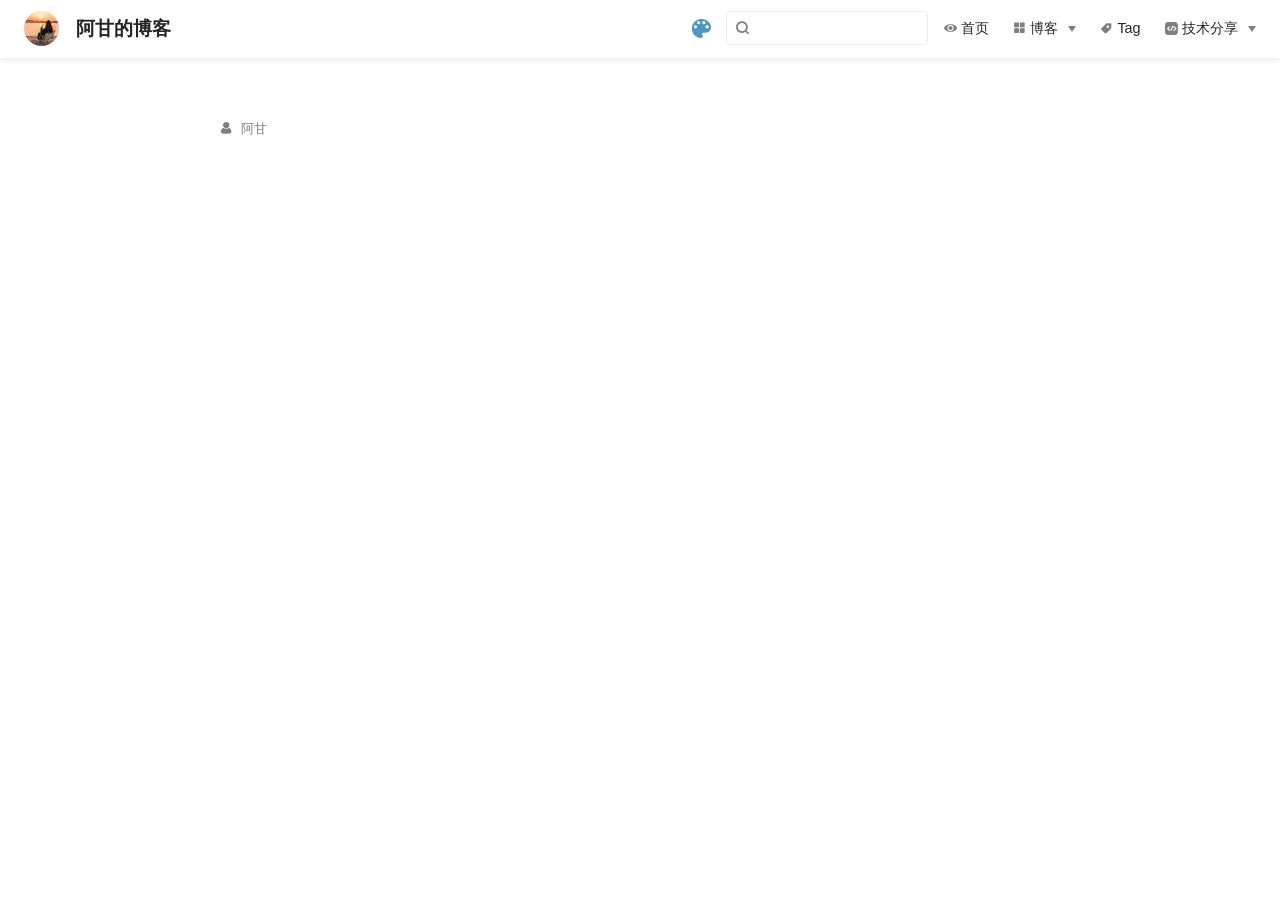
<file: categories/index.html>
<!DOCTYPE html>
<html lang="en-US">
  <head>
    <meta charset="utf-8">
    <meta name="viewport" content="width=device-width,initial-scale=1">
    <title>Categories | 阿甘的博客</title>
    <meta name="generator" content="VuePress 1.9.8">
    <link rel="icon" href="/img/favicon.ico">
    <meta name="description" content="Just playing around">
    <meta name="keywords" content="君哥聊编程,vuepress,自建博客,君哥">
    
    <link rel="preload" href="/assets/css/0.styles.2338e49a.css" as="style"><link rel="preload" href="/assets/js/app.ddab8428.js" as="script"><link rel="preload" href="/assets/js/3.9b6636cf.js" as="script"><link rel="preload" href="/assets/js/1.950f6a81.js" as="script"><link rel="prefetch" href="/assets/js/10.45be2d88.js"><link rel="prefetch" href="/assets/js/11.e2ec60a9.js"><link rel="prefetch" href="/assets/js/12.56018b3f.js"><link rel="prefetch" href="/assets/js/13.a06029cd.js"><link rel="prefetch" href="/assets/js/14.23a7ea26.js"><link rel="prefetch" href="/assets/js/15.a2c33f14.js"><link rel="prefetch" href="/assets/js/4.09e2183b.js"><link rel="prefetch" href="/assets/js/5.89a84d8a.js"><link rel="prefetch" href="/assets/js/6.f4c3f655.js"><link rel="prefetch" href="/assets/js/7.1a5f78e8.js"><link rel="prefetch" href="/assets/js/8.5c27ac5d.js"><link rel="prefetch" href="/assets/js/9.37bb849c.js">
    <link rel="stylesheet" href="/assets/css/0.styles.2338e49a.css">
  </head>
  <body>
    <div id="app" data-server-rendered="true"><div class="theme-container no-sidebar" data-v-7dd95ae2><div data-v-7dd95ae2><div class="password-shadow password-wrapper-out" style="display:none;" data-v-59e6cb88 data-v-7dd95ae2 data-v-7dd95ae2><h3 class="title" data-v-59e6cb88>阿甘的博客</h3> <p class="description" data-v-59e6cb88>Just playing around</p> <label id="box" class="inputBox" data-v-59e6cb88><input type="password" value="" data-v-59e6cb88> <span data-v-59e6cb88>Konck! Knock!</span> <button data-v-59e6cb88>OK</button></label> <div class="footer" data-v-59e6cb88><span data-v-59e6cb88><i class="iconfont reco-theme" data-v-59e6cb88></i> <a target="blank" href="https://vuepress-theme-reco.recoluan.com" data-v-59e6cb88>vuePress-theme-reco</a></span> <span data-v-59e6cb88><i class="iconfont reco-copyright" data-v-59e6cb88></i> <a data-v-59e6cb88><span data-v-59e6cb88>阿甘</span>
          
        <span data-v-59e6cb88>2022 - </span>
        2023
      </a></span></div></div> <div class="hide" data-v-7dd95ae2><header class="navbar" data-v-7dd95ae2><div class="sidebar-button"><svg xmlns="http://www.w3.org/2000/svg" aria-hidden="true" role="img" viewBox="0 0 448 512" class="icon"><path fill="currentColor" d="M436 124H12c-6.627 0-12-5.373-12-12V80c0-6.627 5.373-12 12-12h424c6.627 0 12 5.373 12 12v32c0 6.627-5.373 12-12 12zm0 160H12c-6.627 0-12-5.373-12-12v-32c0-6.627 5.373-12 12-12h424c6.627 0 12 5.373 12 12v32c0 6.627-5.373 12-12 12zm0 160H12c-6.627 0-12-5.373-12-12v-32c0-6.627 5.373-12 12-12h424c6.627 0 12 5.373 12 12v32c0 6.627-5.373 12-12 12z"></path></svg></div> <a href="/" class="home-link router-link-active"><img src="/img/logo.jpg" alt="阿甘的博客" class="logo"> <span class="site-name">阿甘的博客</span></a> <div class="links"><div class="color-picker"><a class="color-button"><i class="iconfont reco-color"></i></a> <div class="color-picker-menu" style="display:none;"><div class="mode-options"><h4 class="title">Choose mode</h4> <ul class="color-mode-options"><li class="dark">dark</li><li class="auto active">auto</li><li class="light">light</li></ul></div></div></div> <div class="search-box"><i class="iconfont reco-search"></i> <input aria-label="Search" autocomplete="off" spellcheck="false" value=""> <!----></div> <nav class="nav-links can-hide"><div class="nav-item"><a href="/" class="nav-link"><i class="iconfont reco-eye"></i>
  首页
</a></div><div class="nav-item"><div class="dropdown-wrapper"><a class="dropdown-title"><span class="title"><i class="iconfont reco-category"></i>
      博客
    </span> <span class="arrow right"></span></a> <ul class="nav-dropdown" style="display:none;"><li class="dropdown-item"><!----> <a href="/categories/react/" class="nav-link"><i class="undefined"></i>
  react
</a></li><li class="dropdown-item"><!----> <a href="/categories/vue/" class="nav-link"><i class="undefined"></i>
  vue
</a></li></ul></div></div><div class="nav-item"><a href="/tag/" class="nav-link"><i class="iconfont reco-tag"></i>
  Tag
</a></div><div class="nav-item"><div class="dropdown-wrapper"><a class="dropdown-title"><span class="title"><i class="iconfont reco-api"></i>
      技术分享
    </span> <span class="arrow right"></span></a> <ul class="nav-dropdown" style="display:none;"><li class="dropdown-item"><h4>react</h4> <ul class="dropdown-subitem-wrapper"><li class="dropdown-subitem"><a href="/技术文章/react/react-01.html" class="nav-link"><i class="undefined"></i>
  react函数组件和类组件
</a></li><li class="dropdown-subitem"><a href="/技术文章/react/react-02.html" class="nav-link"><i class="undefined"></i>
  react中setState
</a></li><li class="dropdown-subitem"><a href="/技术文章/react/react-03.html" class="nav-link"><i class="undefined"></i>
  React中合成事件this的指向和事件对象
</a></li></ul></li><li class="dropdown-item"><h4>Vue</h4> <ul class="dropdown-subitem-wrapper"><li class="dropdown-subitem"><a href="/技术文章/vue/vue双向绑定原理分析.html" class="nav-link"><i class="undefined"></i>
  vue双向绑定原理分析
</a></li><li class="dropdown-subitem"><a href="/技术文章/vue/vue3-01.html" class="nav-link"><i class="undefined"></i>
  TypeScript与组合式API
</a></li></ul></li></ul></div></div> <!----></nav></div></header> <div class="sidebar-mask" data-v-7dd95ae2></div> <aside class="sidebar" data-v-7dd95ae2><div class="personal-info-wrapper" data-v-1fad0c41 data-v-7dd95ae2><img src="/avatar.png" alt="author-avatar" class="personal-img" data-v-1fad0c41> <h3 class="name" data-v-1fad0c41>
    阿甘
  </h3> <div class="num" data-v-1fad0c41><div data-v-1fad0c41><h3 data-v-1fad0c41>5</h3> <h6 data-v-1fad0c41>Articles</h6></div> <div data-v-1fad0c41><h3 data-v-1fad0c41>3</h3> <h6 data-v-1fad0c41>Tags</h6></div></div> <ul class="social-links" data-v-1fad0c41></ul> <hr data-v-1fad0c41></div> <nav class="nav-links"><div class="nav-item"><a href="/" class="nav-link"><i class="iconfont reco-eye"></i>
  首页
</a></div><div class="nav-item"><div class="dropdown-wrapper"><a class="dropdown-title"><span class="title"><i class="iconfont reco-category"></i>
      博客
    </span> <span class="arrow right"></span></a> <ul class="nav-dropdown" style="display:none;"><li class="dropdown-item"><!----> <a href="/categories/react/" class="nav-link"><i class="undefined"></i>
  react
</a></li><li class="dropdown-item"><!----> <a href="/categories/vue/" class="nav-link"><i class="undefined"></i>
  vue
</a></li></ul></div></div><div class="nav-item"><a href="/tag/" class="nav-link"><i class="iconfont reco-tag"></i>
  Tag
</a></div><div class="nav-item"><div class="dropdown-wrapper"><a class="dropdown-title"><span class="title"><i class="iconfont reco-api"></i>
      技术分享
    </span> <span class="arrow right"></span></a> <ul class="nav-dropdown" style="display:none;"><li class="dropdown-item"><h4>react</h4> <ul class="dropdown-subitem-wrapper"><li class="dropdown-subitem"><a href="/技术文章/react/react-01.html" class="nav-link"><i class="undefined"></i>
  react函数组件和类组件
</a></li><li class="dropdown-subitem"><a href="/技术文章/react/react-02.html" class="nav-link"><i class="undefined"></i>
  react中setState
</a></li><li class="dropdown-subitem"><a href="/技术文章/react/react-03.html" class="nav-link"><i class="undefined"></i>
  React中合成事件this的指向和事件对象
</a></li></ul></li><li class="dropdown-item"><h4>Vue</h4> <ul class="dropdown-subitem-wrapper"><li class="dropdown-subitem"><a href="/技术文章/vue/vue双向绑定原理分析.html" class="nav-link"><i class="undefined"></i>
  vue双向绑定原理分析
</a></li><li class="dropdown-subitem"><a href="/技术文章/vue/vue3-01.html" class="nav-link"><i class="undefined"></i>
  TypeScript与组合式API
</a></li></ul></li></ul></div></div> <!----></nav> <!----> </aside> <div class="password-shadow password-wrapper-in" style="display:none;" data-v-59e6cb88 data-v-7dd95ae2><h3 class="title" data-v-59e6cb88>Categories</h3> <!----> <label id="box" class="inputBox" data-v-59e6cb88><input type="password" value="" data-v-59e6cb88> <span data-v-59e6cb88>Konck! Knock!</span> <button data-v-59e6cb88>OK</button></label> <div class="footer" data-v-59e6cb88><span data-v-59e6cb88><i class="iconfont reco-theme" data-v-59e6cb88></i> <a target="blank" href="https://vuepress-theme-reco.recoluan.com" data-v-59e6cb88>vuePress-theme-reco</a></span> <span data-v-59e6cb88><i class="iconfont reco-copyright" data-v-59e6cb88></i> <a data-v-59e6cb88><span data-v-59e6cb88>阿甘</span>
          
        <span data-v-59e6cb88>2022 - </span>
        2023
      </a></span></div></div> <div data-v-7dd95ae2><div data-v-7dd95ae2><main class="page" style="padding-right:0;"><section style="display:;"><div class="page-title"><h1 class="title"></h1> <div data-v-8a445198><i class="iconfont reco-account" data-v-8a445198><span data-v-8a445198>阿甘</span></i> <!----> <!----> <!----></div></div> <!----></section> <footer class="page-edit"><!----> <!----></footer> <!----> <div class="comments-wrapper"><!----></div></main></div> <!----></div> <ul class="sub-sidebar sub-sidebar-wrapper" style="width:0;" data-v-b57cc07c data-v-7dd95ae2></ul></div></div></div><div class="global-ui"><div class="back-to-ceiling" style="right:1rem;bottom:6rem;width:2.5rem;height:2.5rem;border-radius:.25rem;line-height:2.5rem;display:none;" data-v-c6073ba8 data-v-c6073ba8><svg t="1574745035067" viewBox="0 0 1024 1024" version="1.1" xmlns="http://www.w3.org/2000/svg" p-id="5404" class="icon" data-v-c6073ba8><path d="M526.60727968 10.90185116a27.675 27.675 0 0 0-29.21455937 0c-131.36607665 82.28402758-218.69155461 228.01873535-218.69155402 394.07834331a462.20625001 462.20625001 0 0 0 5.36959153 69.94390903c1.00431239 6.55289093-0.34802892 13.13561351-3.76865779 18.80351572-32.63518765 54.11355614-51.75690182 118.55860487-51.7569018 187.94566865a371.06718723 371.06718723 0 0 0 11.50484808 91.98906777c6.53300375 25.50556257 41.68394495 28.14064038 52.69160883 4.22606766 17.37162448-37.73630017 42.14135425-72.50938081 72.80769204-103.21549295 2.18761121 3.04276886 4.15646224 6.24463696 6.40373557 9.22774369a1871.4375 1871.4375 0 0 0 140.04691725 5.34970492 1866.36093723 1866.36093723 0 0 0 140.04691723-5.34970492c2.24727335-2.98310674 4.21612437-6.18497483 6.3937923-9.2178004 30.66633723 30.70611158 55.4360664 65.4791928 72.80769147 103.21549355 11.00766384 23.91457269 46.15860503 21.27949489 52.69160879-4.22606768a371.15156223 371.15156223 0 0 0 11.514792-91.99901164c0-69.36717486-19.13165746-133.82216804-51.75690182-187.92578088-3.42062944-5.66790279-4.76302748-12.26056868-3.76865837-18.80351632a462.20625001 462.20625001 0 0 0 5.36959269-69.943909c-0.00994388-166.08943902-87.32547796-311.81420293-218.6915546-394.09823051zM605.93803103 357.87693858a93.93749974 93.93749974 0 1 1-187.89594924 6.1e-7 93.93749974 93.93749974 0 0 1 187.89594924-6.1e-7z" p-id="5405" data-v-c6073ba8></path><path d="M429.50777625 765.63860547C429.50777625 803.39355007 466.44236686 1000.39046097 512.00932183 1000.39046097c45.56695499 0 82.4922232-197.00623328 82.5015456-234.7518555 0-37.75494459-36.9345906-68.35043303-82.4922232-68.34111062-45.57627738-0.00932239-82.52019037 30.59548842-82.51086798 68.34111062z" p-id="5406" data-v-c6073ba8></path></svg></div></div></div>
    <script src="/assets/js/app.ddab8428.js" defer></script><script src="/assets/js/3.9b6636cf.js" defer></script><script src="/assets/js/1.950f6a81.js" defer></script>
  </body>
</html>
</file>
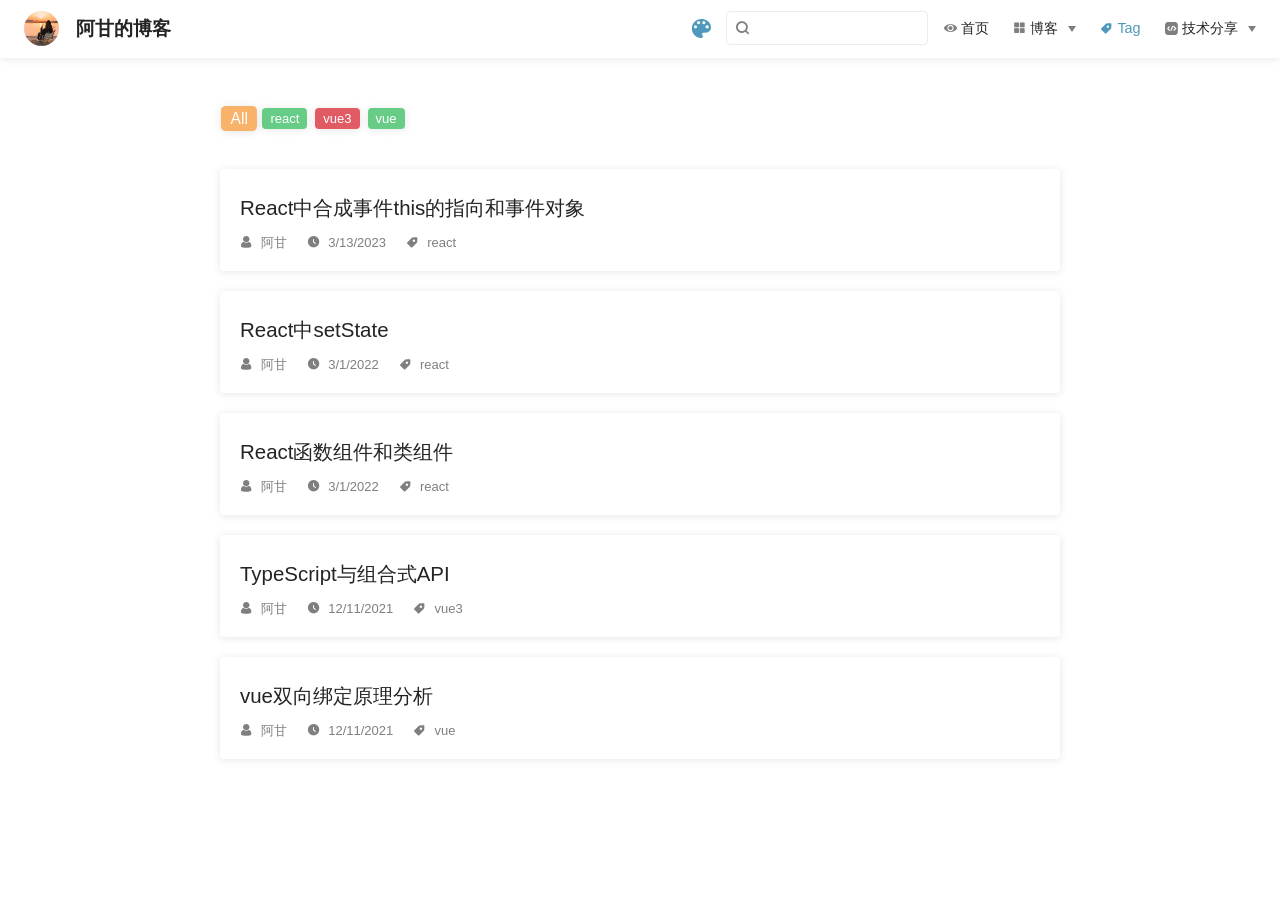
<file: tag/index.html>
<!DOCTYPE html>
<html lang="en-US">
  <head>
    <meta charset="utf-8">
    <meta name="viewport" content="width=device-width,initial-scale=1">
    <title>Tags | 阿甘的博客</title>
    <meta name="generator" content="VuePress 1.9.8">
    <link rel="icon" href="/img/favicon.ico">
    <meta name="description" content="Just playing around">
    <meta name="keywords" content="君哥聊编程,vuepress,自建博客,君哥">
    
    <link rel="preload" href="/assets/css/0.styles.2338e49a.css" as="style"><link rel="preload" href="/assets/js/app.ddab8428.js" as="script"><link rel="preload" href="/assets/js/5.89a84d8a.js" as="script"><link rel="preload" href="/assets/js/1.950f6a81.js" as="script"><link rel="prefetch" href="/assets/js/10.45be2d88.js"><link rel="prefetch" href="/assets/js/11.e2ec60a9.js"><link rel="prefetch" href="/assets/js/12.56018b3f.js"><link rel="prefetch" href="/assets/js/13.a06029cd.js"><link rel="prefetch" href="/assets/js/14.23a7ea26.js"><link rel="prefetch" href="/assets/js/15.a2c33f14.js"><link rel="prefetch" href="/assets/js/3.9b6636cf.js"><link rel="prefetch" href="/assets/js/4.09e2183b.js"><link rel="prefetch" href="/assets/js/6.f4c3f655.js"><link rel="prefetch" href="/assets/js/7.1a5f78e8.js"><link rel="prefetch" href="/assets/js/8.5c27ac5d.js"><link rel="prefetch" href="/assets/js/9.37bb849c.js">
    <link rel="stylesheet" href="/assets/css/0.styles.2338e49a.css">
  </head>
  <body>
    <div id="app" data-server-rendered="true"><div class="theme-container tags-wrapper no-sidebar" data-v-7dd95ae2 data-v-76b3aa19><div data-v-7dd95ae2><div class="password-shadow password-wrapper-out" style="display:none;" data-v-59e6cb88 data-v-7dd95ae2 data-v-7dd95ae2><h3 class="title" data-v-59e6cb88>阿甘的博客</h3> <p class="description" data-v-59e6cb88>Just playing around</p> <label id="box" class="inputBox" data-v-59e6cb88><input type="password" value="" data-v-59e6cb88> <span data-v-59e6cb88>Konck! Knock!</span> <button data-v-59e6cb88>OK</button></label> <div class="footer" data-v-59e6cb88><span data-v-59e6cb88><i class="iconfont reco-theme" data-v-59e6cb88></i> <a target="blank" href="https://vuepress-theme-reco.recoluan.com" data-v-59e6cb88>vuePress-theme-reco</a></span> <span data-v-59e6cb88><i class="iconfont reco-copyright" data-v-59e6cb88></i> <a data-v-59e6cb88><span data-v-59e6cb88>阿甘</span>
          
        <span data-v-59e6cb88>2022 - </span>
        2023
      </a></span></div></div> <div class="hide" data-v-7dd95ae2><header class="navbar" data-v-7dd95ae2><div class="sidebar-button"><svg xmlns="http://www.w3.org/2000/svg" aria-hidden="true" role="img" viewBox="0 0 448 512" class="icon"><path fill="currentColor" d="M436 124H12c-6.627 0-12-5.373-12-12V80c0-6.627 5.373-12 12-12h424c6.627 0 12 5.373 12 12v32c0 6.627-5.373 12-12 12zm0 160H12c-6.627 0-12-5.373-12-12v-32c0-6.627 5.373-12 12-12h424c6.627 0 12 5.373 12 12v32c0 6.627-5.373 12-12 12zm0 160H12c-6.627 0-12-5.373-12-12v-32c0-6.627 5.373-12 12-12h424c6.627 0 12 5.373 12 12v32c0 6.627-5.373 12-12 12z"></path></svg></div> <a href="/" class="home-link router-link-active"><img src="/img/logo.jpg" alt="阿甘的博客" class="logo"> <span class="site-name">阿甘的博客</span></a> <div class="links"><div class="color-picker"><a class="color-button"><i class="iconfont reco-color"></i></a> <div class="color-picker-menu" style="display:none;"><div class="mode-options"><h4 class="title">Choose mode</h4> <ul class="color-mode-options"><li class="dark">dark</li><li class="auto active">auto</li><li class="light">light</li></ul></div></div></div> <div class="search-box"><i class="iconfont reco-search"></i> <input aria-label="Search" autocomplete="off" spellcheck="false" value=""> <!----></div> <nav class="nav-links can-hide"><div class="nav-item"><a href="/" class="nav-link"><i class="iconfont reco-eye"></i>
  首页
</a></div><div class="nav-item"><div class="dropdown-wrapper"><a class="dropdown-title"><span class="title"><i class="iconfont reco-category"></i>
      博客
    </span> <span class="arrow right"></span></a> <ul class="nav-dropdown" style="display:none;"><li class="dropdown-item"><!----> <a href="/categories/react/" class="nav-link"><i class="undefined"></i>
  react
</a></li><li class="dropdown-item"><!----> <a href="/categories/vue/" class="nav-link"><i class="undefined"></i>
  vue
</a></li></ul></div></div><div class="nav-item"><a href="/tag/" aria-current="page" class="nav-link router-link-exact-active router-link-active"><i class="iconfont reco-tag"></i>
  Tag
</a></div><div class="nav-item"><div class="dropdown-wrapper"><a class="dropdown-title"><span class="title"><i class="iconfont reco-api"></i>
      技术分享
    </span> <span class="arrow right"></span></a> <ul class="nav-dropdown" style="display:none;"><li class="dropdown-item"><h4>react</h4> <ul class="dropdown-subitem-wrapper"><li class="dropdown-subitem"><a href="/技术文章/react/react-01.html" class="nav-link"><i class="undefined"></i>
  react函数组件和类组件
</a></li><li class="dropdown-subitem"><a href="/技术文章/react/react-02.html" class="nav-link"><i class="undefined"></i>
  react中setState
</a></li><li class="dropdown-subitem"><a href="/技术文章/react/react-03.html" class="nav-link"><i class="undefined"></i>
  React中合成事件this的指向和事件对象
</a></li></ul></li><li class="dropdown-item"><h4>Vue</h4> <ul class="dropdown-subitem-wrapper"><li class="dropdown-subitem"><a href="/技术文章/vue/vue双向绑定原理分析.html" class="nav-link"><i class="undefined"></i>
  vue双向绑定原理分析
</a></li><li class="dropdown-subitem"><a href="/技术文章/vue/vue3-01.html" class="nav-link"><i class="undefined"></i>
  TypeScript与组合式API
</a></li></ul></li></ul></div></div> <!----></nav></div></header> <div class="sidebar-mask" data-v-7dd95ae2></div> <aside class="sidebar" data-v-7dd95ae2><div class="personal-info-wrapper" data-v-1fad0c41 data-v-7dd95ae2><img src="/avatar.png" alt="author-avatar" class="personal-img" data-v-1fad0c41> <h3 class="name" data-v-1fad0c41>
    阿甘
  </h3> <div class="num" data-v-1fad0c41><div data-v-1fad0c41><h3 data-v-1fad0c41>5</h3> <h6 data-v-1fad0c41>Articles</h6></div> <div data-v-1fad0c41><h3 data-v-1fad0c41>3</h3> <h6 data-v-1fad0c41>Tags</h6></div></div> <ul class="social-links" data-v-1fad0c41></ul> <hr data-v-1fad0c41></div> <nav class="nav-links"><div class="nav-item"><a href="/" class="nav-link"><i class="iconfont reco-eye"></i>
  首页
</a></div><div class="nav-item"><div class="dropdown-wrapper"><a class="dropdown-title"><span class="title"><i class="iconfont reco-category"></i>
      博客
    </span> <span class="arrow right"></span></a> <ul class="nav-dropdown" style="display:none;"><li class="dropdown-item"><!----> <a href="/categories/react/" class="nav-link"><i class="undefined"></i>
  react
</a></li><li class="dropdown-item"><!----> <a href="/categories/vue/" class="nav-link"><i class="undefined"></i>
  vue
</a></li></ul></div></div><div class="nav-item"><a href="/tag/" aria-current="page" class="nav-link router-link-exact-active router-link-active"><i class="iconfont reco-tag"></i>
  Tag
</a></div><div class="nav-item"><div class="dropdown-wrapper"><a class="dropdown-title"><span class="title"><i class="iconfont reco-api"></i>
      技术分享
    </span> <span class="arrow right"></span></a> <ul class="nav-dropdown" style="display:none;"><li class="dropdown-item"><h4>react</h4> <ul class="dropdown-subitem-wrapper"><li class="dropdown-subitem"><a href="/技术文章/react/react-01.html" class="nav-link"><i class="undefined"></i>
  react函数组件和类组件
</a></li><li class="dropdown-subitem"><a href="/技术文章/react/react-02.html" class="nav-link"><i class="undefined"></i>
  react中setState
</a></li><li class="dropdown-subitem"><a href="/技术文章/react/react-03.html" class="nav-link"><i class="undefined"></i>
  React中合成事件this的指向和事件对象
</a></li></ul></li><li class="dropdown-item"><h4>Vue</h4> <ul class="dropdown-subitem-wrapper"><li class="dropdown-subitem"><a href="/技术文章/vue/vue双向绑定原理分析.html" class="nav-link"><i class="undefined"></i>
  vue双向绑定原理分析
</a></li><li class="dropdown-subitem"><a href="/技术文章/vue/vue3-01.html" class="nav-link"><i class="undefined"></i>
  TypeScript与组合式API
</a></li></ul></li></ul></div></div> <!----></nav> <!----> </aside> <div class="password-shadow password-wrapper-in" style="display:none;" data-v-59e6cb88 data-v-7dd95ae2><h3 class="title" data-v-59e6cb88>Tags</h3> <!----> <label id="box" class="inputBox" data-v-59e6cb88><input type="password" value="" data-v-59e6cb88> <span data-v-59e6cb88>Konck! Knock!</span> <button data-v-59e6cb88>OK</button></label> <div class="footer" data-v-59e6cb88><span data-v-59e6cb88><i class="iconfont reco-theme" data-v-59e6cb88></i> <a target="blank" href="https://vuepress-theme-reco.recoluan.com" data-v-59e6cb88>vuePress-theme-reco</a></span> <span data-v-59e6cb88><i class="iconfont reco-copyright" data-v-59e6cb88></i> <a data-v-59e6cb88><span data-v-59e6cb88>阿甘</span>
          
        <span data-v-59e6cb88>2022 - </span>
        2023
      </a></span></div></div> <div data-v-7dd95ae2><div class="tags" data-v-cbf58c6c data-v-76b3aa19><span class="active" style="background-color:#f8b26a;display:;" data-v-cbf58c6c>All</span><span style="background-color:#e15b64;display:;" data-v-cbf58c6c>react</span><span style="background-color:#f26d6d;display:;" data-v-cbf58c6c>vue3</span><span style="background-color:#f47e60;display:;" data-v-cbf58c6c>vue</span></div> <div class="abstract-wrapper list" data-v-21a20f36 data-v-76b3aa19><div class="abstract-item" data-v-73a63558 data-v-21a20f36><!----> <div class="title" data-v-73a63558><!----> <a href="/%E6%8A%80%E6%9C%AF%E6%96%87%E7%AB%A0/react/react-03.html" data-v-73a63558>React中合成事件this的指向和事件对象</a></div> <div class="abstract" data-v-73a63558></div> <div data-v-8a445198 data-v-73a63558><i class="iconfont reco-account" data-v-8a445198><span data-v-8a445198>阿甘</span></i> <i class="iconfont reco-date" data-v-8a445198><span data-v-8a445198>3/13/2023</span></i> <!----> <i class="tags iconfont reco-tag" data-v-8a445198><span class="tag-item" data-v-8a445198>react</span></i></div></div><div class="abstract-item" data-v-73a63558 data-v-21a20f36><!----> <div class="title" data-v-73a63558><!----> <a href="/%E6%8A%80%E6%9C%AF%E6%96%87%E7%AB%A0/react/react-02.html" data-v-73a63558>React中setState</a></div> <div class="abstract" data-v-73a63558></div> <div data-v-8a445198 data-v-73a63558><i class="iconfont reco-account" data-v-8a445198><span data-v-8a445198>阿甘</span></i> <i class="iconfont reco-date" data-v-8a445198><span data-v-8a445198>3/1/2022</span></i> <!----> <i class="tags iconfont reco-tag" data-v-8a445198><span class="tag-item" data-v-8a445198>react</span></i></div></div><div class="abstract-item" data-v-73a63558 data-v-21a20f36><!----> <div class="title" data-v-73a63558><!----> <a href="/%E6%8A%80%E6%9C%AF%E6%96%87%E7%AB%A0/react/react-01.html" data-v-73a63558>React函数组件和类组件</a></div> <div class="abstract" data-v-73a63558></div> <div data-v-8a445198 data-v-73a63558><i class="iconfont reco-account" data-v-8a445198><span data-v-8a445198>阿甘</span></i> <i class="iconfont reco-date" data-v-8a445198><span data-v-8a445198>3/1/2022</span></i> <!----> <i class="tags iconfont reco-tag" data-v-8a445198><span class="tag-item" data-v-8a445198>react</span></i></div></div><div class="abstract-item" data-v-73a63558 data-v-21a20f36><!----> <div class="title" data-v-73a63558><!----> <a href="/%E6%8A%80%E6%9C%AF%E6%96%87%E7%AB%A0/vue/vue3-01.html" data-v-73a63558>TypeScript与组合式API</a></div> <div class="abstract" data-v-73a63558></div> <div data-v-8a445198 data-v-73a63558><i class="iconfont reco-account" data-v-8a445198><span data-v-8a445198>阿甘</span></i> <i class="iconfont reco-date" data-v-8a445198><span data-v-8a445198>12/11/2021</span></i> <!----> <i class="tags iconfont reco-tag" data-v-8a445198><span class="tag-item" data-v-8a445198>vue3</span></i></div></div><div class="abstract-item" data-v-73a63558 data-v-21a20f36><!----> <div class="title" data-v-73a63558><!----> <a href="/%E6%8A%80%E6%9C%AF%E6%96%87%E7%AB%A0/vue/vue%E5%8F%8C%E5%90%91%E7%BB%91%E5%AE%9A%E5%8E%9F%E7%90%86%E5%88%86%E6%9E%90.html" data-v-73a63558>vue双向绑定原理分析</a></div> <div class="abstract" data-v-73a63558></div> <div data-v-8a445198 data-v-73a63558><i class="iconfont reco-account" data-v-8a445198><span data-v-8a445198>阿甘</span></i> <i class="iconfont reco-date" data-v-8a445198><span data-v-8a445198>12/11/2021</span></i> <!----> <i class="tags iconfont reco-tag" data-v-8a445198><span class="tag-item" data-v-8a445198>vue</span></i></div></div> <div class="pagation pagation" style="display:none;" data-v-094d08e4 data-v-21a20f36><div class="pagation-list" data-v-094d08e4><span unselectable="on" class="jump" style="display:none;" data-v-094d08e4>Prev</span> <span class="jump" style="display:none;" data-v-094d08e4>1</span> <span class="ellipsis" style="display:none;" data-v-094d08e4>...</span> <span class="jump bgprimary" data-v-094d08e4>1</span> <span class="ellipsis" style="display:none;" data-v-094d08e4>...</span> <span class="jump" style="display:none;" data-v-094d08e4>1</span> <span class="jump" style="display:none;" data-v-094d08e4>Next</span> <span class="jumppoint" data-v-094d08e4>Jump To</span> <span class="jumpinp" data-v-094d08e4><input type="text" value="" data-v-094d08e4></span> <span class="jump gobtn" data-v-094d08e4>Go</span></div></div></div></div> <ul class="sub-sidebar sub-sidebar-wrapper" style="width:0;" data-v-b57cc07c data-v-7dd95ae2></ul></div></div></div><div class="global-ui"><div class="back-to-ceiling" style="right:1rem;bottom:6rem;width:2.5rem;height:2.5rem;border-radius:.25rem;line-height:2.5rem;display:none;" data-v-c6073ba8 data-v-c6073ba8><svg t="1574745035067" viewBox="0 0 1024 1024" version="1.1" xmlns="http://www.w3.org/2000/svg" p-id="5404" class="icon" data-v-c6073ba8><path d="M526.60727968 10.90185116a27.675 27.675 0 0 0-29.21455937 0c-131.36607665 82.28402758-218.69155461 228.01873535-218.69155402 394.07834331a462.20625001 462.20625001 0 0 0 5.36959153 69.94390903c1.00431239 6.55289093-0.34802892 13.13561351-3.76865779 18.80351572-32.63518765 54.11355614-51.75690182 118.55860487-51.7569018 187.94566865a371.06718723 371.06718723 0 0 0 11.50484808 91.98906777c6.53300375 25.50556257 41.68394495 28.14064038 52.69160883 4.22606766 17.37162448-37.73630017 42.14135425-72.50938081 72.80769204-103.21549295 2.18761121 3.04276886 4.15646224 6.24463696 6.40373557 9.22774369a1871.4375 1871.4375 0 0 0 140.04691725 5.34970492 1866.36093723 1866.36093723 0 0 0 140.04691723-5.34970492c2.24727335-2.98310674 4.21612437-6.18497483 6.3937923-9.2178004 30.66633723 30.70611158 55.4360664 65.4791928 72.80769147 103.21549355 11.00766384 23.91457269 46.15860503 21.27949489 52.69160879-4.22606768a371.15156223 371.15156223 0 0 0 11.514792-91.99901164c0-69.36717486-19.13165746-133.82216804-51.75690182-187.92578088-3.42062944-5.66790279-4.76302748-12.26056868-3.76865837-18.80351632a462.20625001 462.20625001 0 0 0 5.36959269-69.943909c-0.00994388-166.08943902-87.32547796-311.81420293-218.6915546-394.09823051zM605.93803103 357.87693858a93.93749974 93.93749974 0 1 1-187.89594924 6.1e-7 93.93749974 93.93749974 0 0 1 187.89594924-6.1e-7z" p-id="5405" data-v-c6073ba8></path><path d="M429.50777625 765.63860547C429.50777625 803.39355007 466.44236686 1000.39046097 512.00932183 1000.39046097c45.56695499 0 82.4922232-197.00623328 82.5015456-234.7518555 0-37.75494459-36.9345906-68.35043303-82.4922232-68.34111062-45.57627738-0.00932239-82.52019037 30.59548842-82.51086798 68.34111062z" p-id="5406" data-v-c6073ba8></path></svg></div></div></div>
    <script src="/assets/js/app.ddab8428.js" defer></script><script src="/assets/js/5.89a84d8a.js" defer></script><script src="/assets/js/1.950f6a81.js" defer></script>
  </body>
</html>
</file>
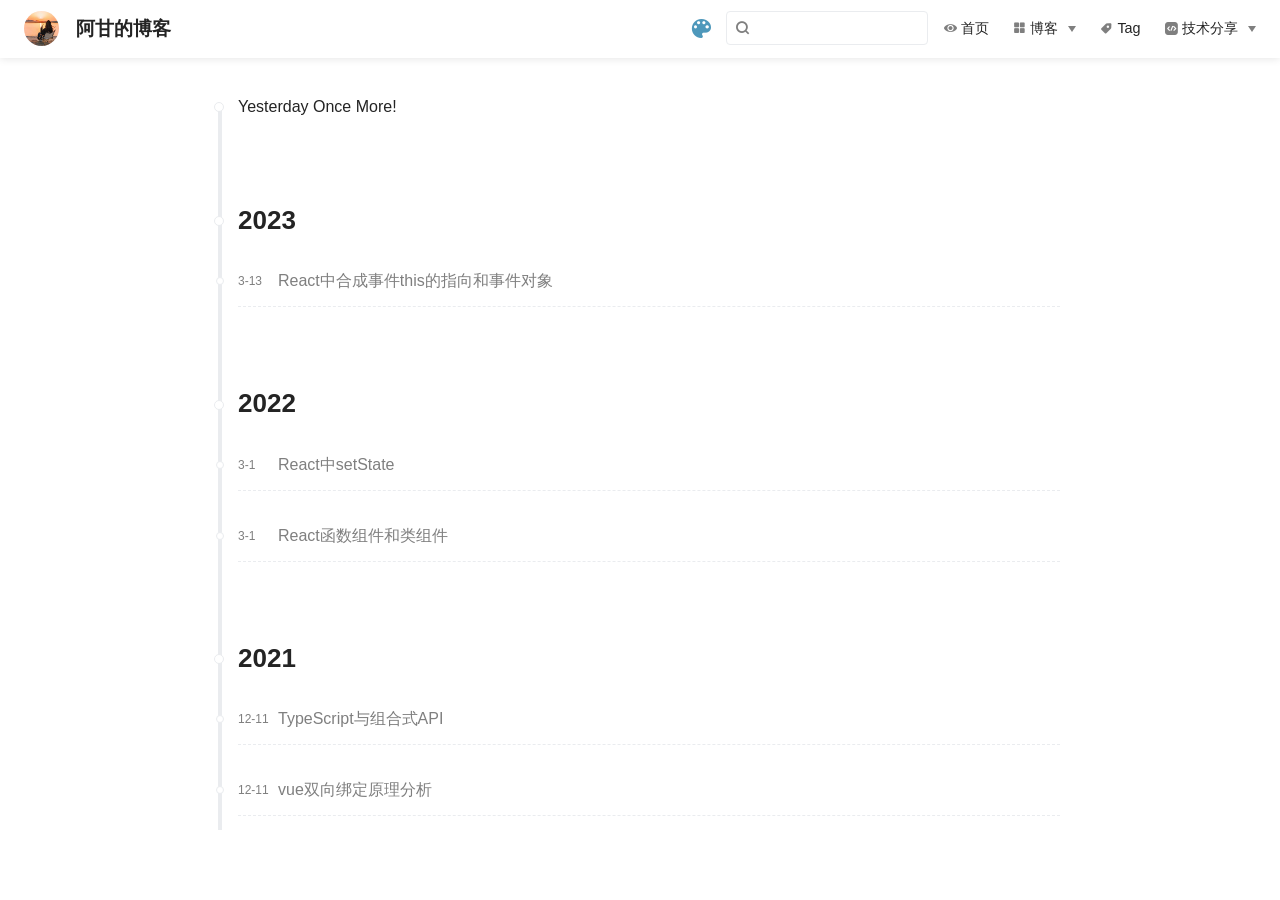
<file: timeline/index.html>
<!DOCTYPE html>
<html lang="en-US">
  <head>
    <meta charset="utf-8">
    <meta name="viewport" content="width=device-width,initial-scale=1">
    <title>Timeline | 阿甘的博客</title>
    <meta name="generator" content="VuePress 1.9.8">
    <link rel="icon" href="/img/favicon.ico">
    <meta name="description" content="Just playing around">
    <meta name="keywords" content="君哥聊编程,vuepress,自建博客,君哥">
    
    <link rel="preload" href="/assets/css/0.styles.2338e49a.css" as="style"><link rel="preload" href="/assets/js/app.ddab8428.js" as="script"><link rel="preload" href="/assets/js/9.37bb849c.js" as="script"><link rel="preload" href="/assets/js/1.950f6a81.js" as="script"><link rel="prefetch" href="/assets/js/10.45be2d88.js"><link rel="prefetch" href="/assets/js/11.e2ec60a9.js"><link rel="prefetch" href="/assets/js/12.56018b3f.js"><link rel="prefetch" href="/assets/js/13.a06029cd.js"><link rel="prefetch" href="/assets/js/14.23a7ea26.js"><link rel="prefetch" href="/assets/js/15.a2c33f14.js"><link rel="prefetch" href="/assets/js/3.9b6636cf.js"><link rel="prefetch" href="/assets/js/4.09e2183b.js"><link rel="prefetch" href="/assets/js/5.89a84d8a.js"><link rel="prefetch" href="/assets/js/6.f4c3f655.js"><link rel="prefetch" href="/assets/js/7.1a5f78e8.js"><link rel="prefetch" href="/assets/js/8.5c27ac5d.js">
    <link rel="stylesheet" href="/assets/css/0.styles.2338e49a.css">
  </head>
  <body>
    <div id="app" data-server-rendered="true"><div class="theme-container timeline-wrapper no-sidebar" data-v-7dd95ae2 data-v-5920e741><div data-v-7dd95ae2><div class="password-shadow password-wrapper-out" style="display:none;" data-v-59e6cb88 data-v-7dd95ae2 data-v-7dd95ae2><h3 class="title" data-v-59e6cb88>阿甘的博客</h3> <p class="description" data-v-59e6cb88>Just playing around</p> <label id="box" class="inputBox" data-v-59e6cb88><input type="password" value="" data-v-59e6cb88> <span data-v-59e6cb88>Konck! Knock!</span> <button data-v-59e6cb88>OK</button></label> <div class="footer" data-v-59e6cb88><span data-v-59e6cb88><i class="iconfont reco-theme" data-v-59e6cb88></i> <a target="blank" href="https://vuepress-theme-reco.recoluan.com" data-v-59e6cb88>vuePress-theme-reco</a></span> <span data-v-59e6cb88><i class="iconfont reco-copyright" data-v-59e6cb88></i> <a data-v-59e6cb88><span data-v-59e6cb88>阿甘</span>
          
        <span data-v-59e6cb88>2022 - </span>
        2023
      </a></span></div></div> <div class="hide" data-v-7dd95ae2><header class="navbar" data-v-7dd95ae2><div class="sidebar-button"><svg xmlns="http://www.w3.org/2000/svg" aria-hidden="true" role="img" viewBox="0 0 448 512" class="icon"><path fill="currentColor" d="M436 124H12c-6.627 0-12-5.373-12-12V80c0-6.627 5.373-12 12-12h424c6.627 0 12 5.373 12 12v32c0 6.627-5.373 12-12 12zm0 160H12c-6.627 0-12-5.373-12-12v-32c0-6.627 5.373-12 12-12h424c6.627 0 12 5.373 12 12v32c0 6.627-5.373 12-12 12zm0 160H12c-6.627 0-12-5.373-12-12v-32c0-6.627 5.373-12 12-12h424c6.627 0 12 5.373 12 12v32c0 6.627-5.373 12-12 12z"></path></svg></div> <a href="/" class="home-link router-link-active"><img src="/img/logo.jpg" alt="阿甘的博客" class="logo"> <span class="site-name">阿甘的博客</span></a> <div class="links"><div class="color-picker"><a class="color-button"><i class="iconfont reco-color"></i></a> <div class="color-picker-menu" style="display:none;"><div class="mode-options"><h4 class="title">Choose mode</h4> <ul class="color-mode-options"><li class="dark">dark</li><li class="auto active">auto</li><li class="light">light</li></ul></div></div></div> <div class="search-box"><i class="iconfont reco-search"></i> <input aria-label="Search" autocomplete="off" spellcheck="false" value=""> <!----></div> <nav class="nav-links can-hide"><div class="nav-item"><a href="/" class="nav-link"><i class="iconfont reco-eye"></i>
  首页
</a></div><div class="nav-item"><div class="dropdown-wrapper"><a class="dropdown-title"><span class="title"><i class="iconfont reco-category"></i>
      博客
    </span> <span class="arrow right"></span></a> <ul class="nav-dropdown" style="display:none;"><li class="dropdown-item"><!----> <a href="/categories/react/" class="nav-link"><i class="undefined"></i>
  react
</a></li><li class="dropdown-item"><!----> <a href="/categories/vue/" class="nav-link"><i class="undefined"></i>
  vue
</a></li></ul></div></div><div class="nav-item"><a href="/tag/" class="nav-link"><i class="iconfont reco-tag"></i>
  Tag
</a></div><div class="nav-item"><div class="dropdown-wrapper"><a class="dropdown-title"><span class="title"><i class="iconfont reco-api"></i>
      技术分享
    </span> <span class="arrow right"></span></a> <ul class="nav-dropdown" style="display:none;"><li class="dropdown-item"><h4>react</h4> <ul class="dropdown-subitem-wrapper"><li class="dropdown-subitem"><a href="/技术文章/react/react-01.html" class="nav-link"><i class="undefined"></i>
  react函数组件和类组件
</a></li><li class="dropdown-subitem"><a href="/技术文章/react/react-02.html" class="nav-link"><i class="undefined"></i>
  react中setState
</a></li><li class="dropdown-subitem"><a href="/技术文章/react/react-03.html" class="nav-link"><i class="undefined"></i>
  React中合成事件this的指向和事件对象
</a></li></ul></li><li class="dropdown-item"><h4>Vue</h4> <ul class="dropdown-subitem-wrapper"><li class="dropdown-subitem"><a href="/技术文章/vue/vue双向绑定原理分析.html" class="nav-link"><i class="undefined"></i>
  vue双向绑定原理分析
</a></li><li class="dropdown-subitem"><a href="/技术文章/vue/vue3-01.html" class="nav-link"><i class="undefined"></i>
  TypeScript与组合式API
</a></li></ul></li></ul></div></div> <!----></nav></div></header> <div class="sidebar-mask" data-v-7dd95ae2></div> <aside class="sidebar" data-v-7dd95ae2><div class="personal-info-wrapper" data-v-1fad0c41 data-v-7dd95ae2><img src="/avatar.png" alt="author-avatar" class="personal-img" data-v-1fad0c41> <h3 class="name" data-v-1fad0c41>
    阿甘
  </h3> <div class="num" data-v-1fad0c41><div data-v-1fad0c41><h3 data-v-1fad0c41>5</h3> <h6 data-v-1fad0c41>Articles</h6></div> <div data-v-1fad0c41><h3 data-v-1fad0c41>3</h3> <h6 data-v-1fad0c41>Tags</h6></div></div> <ul class="social-links" data-v-1fad0c41></ul> <hr data-v-1fad0c41></div> <nav class="nav-links"><div class="nav-item"><a href="/" class="nav-link"><i class="iconfont reco-eye"></i>
  首页
</a></div><div class="nav-item"><div class="dropdown-wrapper"><a class="dropdown-title"><span class="title"><i class="iconfont reco-category"></i>
      博客
    </span> <span class="arrow right"></span></a> <ul class="nav-dropdown" style="display:none;"><li class="dropdown-item"><!----> <a href="/categories/react/" class="nav-link"><i class="undefined"></i>
  react
</a></li><li class="dropdown-item"><!----> <a href="/categories/vue/" class="nav-link"><i class="undefined"></i>
  vue
</a></li></ul></div></div><div class="nav-item"><a href="/tag/" class="nav-link"><i class="iconfont reco-tag"></i>
  Tag
</a></div><div class="nav-item"><div class="dropdown-wrapper"><a class="dropdown-title"><span class="title"><i class="iconfont reco-api"></i>
      技术分享
    </span> <span class="arrow right"></span></a> <ul class="nav-dropdown" style="display:none;"><li class="dropdown-item"><h4>react</h4> <ul class="dropdown-subitem-wrapper"><li class="dropdown-subitem"><a href="/技术文章/react/react-01.html" class="nav-link"><i class="undefined"></i>
  react函数组件和类组件
</a></li><li class="dropdown-subitem"><a href="/技术文章/react/react-02.html" class="nav-link"><i class="undefined"></i>
  react中setState
</a></li><li class="dropdown-subitem"><a href="/技术文章/react/react-03.html" class="nav-link"><i class="undefined"></i>
  React中合成事件this的指向和事件对象
</a></li></ul></li><li class="dropdown-item"><h4>Vue</h4> <ul class="dropdown-subitem-wrapper"><li class="dropdown-subitem"><a href="/技术文章/vue/vue双向绑定原理分析.html" class="nav-link"><i class="undefined"></i>
  vue双向绑定原理分析
</a></li><li class="dropdown-subitem"><a href="/技术文章/vue/vue3-01.html" class="nav-link"><i class="undefined"></i>
  TypeScript与组合式API
</a></li></ul></li></ul></div></div> <!----></nav> <!----> </aside> <div class="password-shadow password-wrapper-in" style="display:none;" data-v-59e6cb88 data-v-7dd95ae2><h3 class="title" data-v-59e6cb88>Timeline</h3> <!----> <label id="box" class="inputBox" data-v-59e6cb88><input type="password" value="" data-v-59e6cb88> <span data-v-59e6cb88>Konck! Knock!</span> <button data-v-59e6cb88>OK</button></label> <div class="footer" data-v-59e6cb88><span data-v-59e6cb88><i class="iconfont reco-theme" data-v-59e6cb88></i> <a target="blank" href="https://vuepress-theme-reco.recoluan.com" data-v-59e6cb88>vuePress-theme-reco</a></span> <span data-v-59e6cb88><i class="iconfont reco-copyright" data-v-59e6cb88></i> <a data-v-59e6cb88><span data-v-59e6cb88>阿甘</span>
          
        <span data-v-59e6cb88>2022 - </span>
        2023
      </a></span></div></div> <div data-v-7dd95ae2><ul class="timeline-content" data-v-7dd95ae2 data-v-5920e741><li class="desc" data-v-5920e741 data-v-5920e741>Yesterday Once More!</li> <li data-v-5920e741 data-v-5920e741><h3 class="year" data-v-5920e741>2023</h3> <ul class="year-wrapper" data-v-5920e741><li data-v-5920e741><span class="date" data-v-5920e741>3-13</span> <span class="title" data-v-5920e741>React中合成事件this的指向和事件对象</span></li></ul></li><li data-v-5920e741 data-v-5920e741><h3 class="year" data-v-5920e741>2022</h3> <ul class="year-wrapper" data-v-5920e741><li data-v-5920e741><span class="date" data-v-5920e741>3-1</span> <span class="title" data-v-5920e741>React中setState</span></li><li data-v-5920e741><span class="date" data-v-5920e741>3-1</span> <span class="title" data-v-5920e741>React函数组件和类组件</span></li></ul></li><li data-v-5920e741 data-v-5920e741><h3 class="year" data-v-5920e741>2021</h3> <ul class="year-wrapper" data-v-5920e741><li data-v-5920e741><span class="date" data-v-5920e741>12-11</span> <span class="title" data-v-5920e741>TypeScript与组合式API</span></li><li data-v-5920e741><span class="date" data-v-5920e741>12-11</span> <span class="title" data-v-5920e741>vue双向绑定原理分析</span></li></ul></li></ul></div> <ul class="sub-sidebar sub-sidebar-wrapper" style="width:0;" data-v-b57cc07c data-v-7dd95ae2></ul></div></div></div><div class="global-ui"><div class="back-to-ceiling" style="right:1rem;bottom:6rem;width:2.5rem;height:2.5rem;border-radius:.25rem;line-height:2.5rem;display:none;" data-v-c6073ba8 data-v-c6073ba8><svg t="1574745035067" viewBox="0 0 1024 1024" version="1.1" xmlns="http://www.w3.org/2000/svg" p-id="5404" class="icon" data-v-c6073ba8><path d="M526.60727968 10.90185116a27.675 27.675 0 0 0-29.21455937 0c-131.36607665 82.28402758-218.69155461 228.01873535-218.69155402 394.07834331a462.20625001 462.20625001 0 0 0 5.36959153 69.94390903c1.00431239 6.55289093-0.34802892 13.13561351-3.76865779 18.80351572-32.63518765 54.11355614-51.75690182 118.55860487-51.7569018 187.94566865a371.06718723 371.06718723 0 0 0 11.50484808 91.98906777c6.53300375 25.50556257 41.68394495 28.14064038 52.69160883 4.22606766 17.37162448-37.73630017 42.14135425-72.50938081 72.80769204-103.21549295 2.18761121 3.04276886 4.15646224 6.24463696 6.40373557 9.22774369a1871.4375 1871.4375 0 0 0 140.04691725 5.34970492 1866.36093723 1866.36093723 0 0 0 140.04691723-5.34970492c2.24727335-2.98310674 4.21612437-6.18497483 6.3937923-9.2178004 30.66633723 30.70611158 55.4360664 65.4791928 72.80769147 103.21549355 11.00766384 23.91457269 46.15860503 21.27949489 52.69160879-4.22606768a371.15156223 371.15156223 0 0 0 11.514792-91.99901164c0-69.36717486-19.13165746-133.82216804-51.75690182-187.92578088-3.42062944-5.66790279-4.76302748-12.26056868-3.76865837-18.80351632a462.20625001 462.20625001 0 0 0 5.36959269-69.943909c-0.00994388-166.08943902-87.32547796-311.81420293-218.6915546-394.09823051zM605.93803103 357.87693858a93.93749974 93.93749974 0 1 1-187.89594924 6.1e-7 93.93749974 93.93749974 0 0 1 187.89594924-6.1e-7z" p-id="5405" data-v-c6073ba8></path><path d="M429.50777625 765.63860547C429.50777625 803.39355007 466.44236686 1000.39046097 512.00932183 1000.39046097c45.56695499 0 82.4922232-197.00623328 82.5015456-234.7518555 0-37.75494459-36.9345906-68.35043303-82.4922232-68.34111062-45.57627738-0.00932239-82.52019037 30.59548842-82.51086798 68.34111062z" p-id="5406" data-v-c6073ba8></path></svg></div></div></div>
    <script src="/assets/js/app.ddab8428.js" defer></script><script src="/assets/js/9.37bb849c.js" defer></script><script src="/assets/js/1.950f6a81.js" defer></script>
  </body>
</html>
</file>
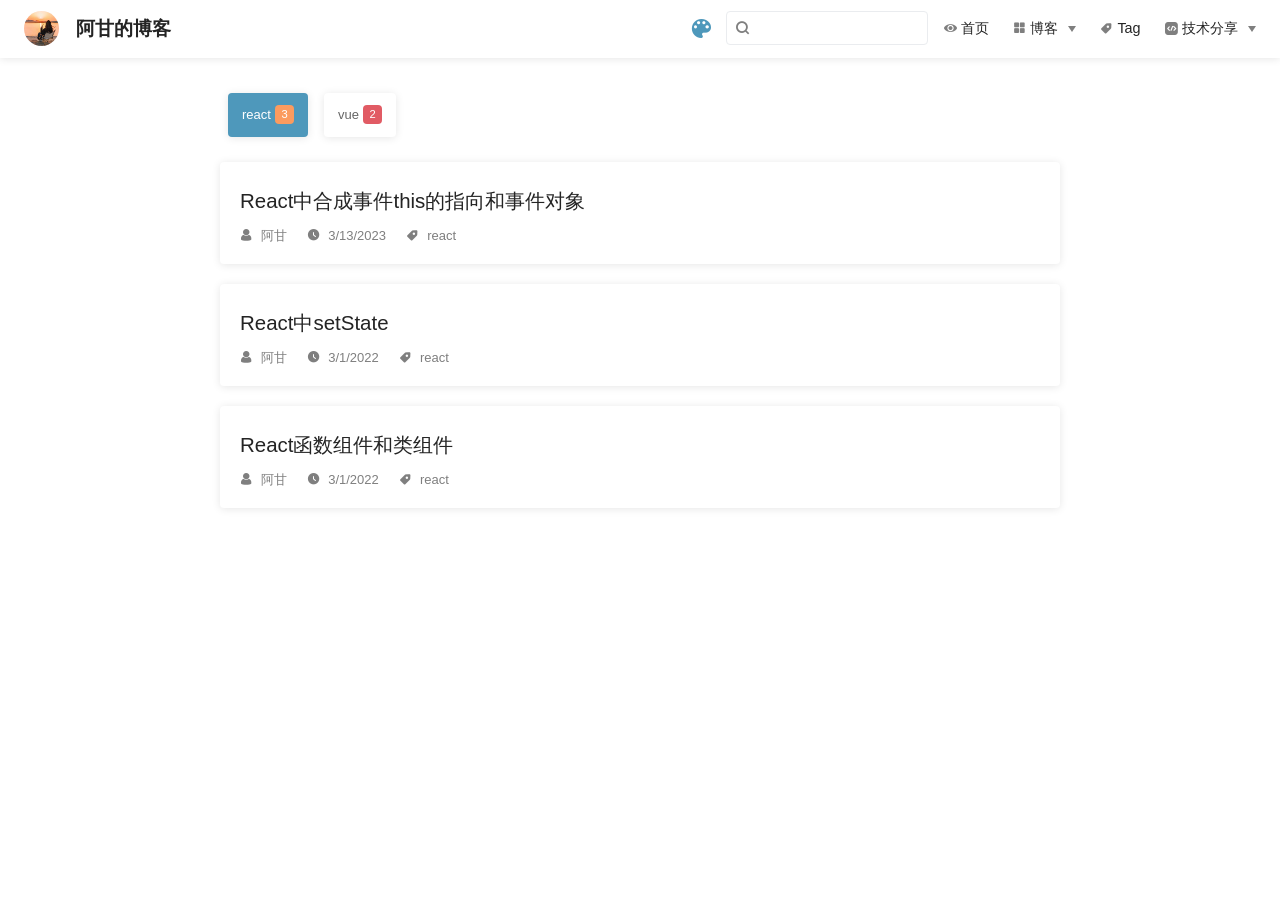
<file: categories/react/index.html>
<!DOCTYPE html>
<html lang="en-US">
  <head>
    <meta charset="utf-8">
    <meta name="viewport" content="width=device-width,initial-scale=1">
    <title>react Categories | 阿甘的博客</title>
    <meta name="generator" content="VuePress 1.9.8">
    <link rel="icon" href="/img/favicon.ico">
    <meta name="description" content="Just playing around">
    <meta name="keywords" content="君哥聊编程,vuepress,自建博客,君哥">
    
    <link rel="preload" href="/assets/css/0.styles.2338e49a.css" as="style"><link rel="preload" href="/assets/js/app.ddab8428.js" as="script"><link rel="preload" href="/assets/js/6.f4c3f655.js" as="script"><link rel="preload" href="/assets/js/1.950f6a81.js" as="script"><link rel="prefetch" href="/assets/js/10.45be2d88.js"><link rel="prefetch" href="/assets/js/11.e2ec60a9.js"><link rel="prefetch" href="/assets/js/12.56018b3f.js"><link rel="prefetch" href="/assets/js/13.a06029cd.js"><link rel="prefetch" href="/assets/js/14.23a7ea26.js"><link rel="prefetch" href="/assets/js/15.a2c33f14.js"><link rel="prefetch" href="/assets/js/3.9b6636cf.js"><link rel="prefetch" href="/assets/js/4.09e2183b.js"><link rel="prefetch" href="/assets/js/5.89a84d8a.js"><link rel="prefetch" href="/assets/js/7.1a5f78e8.js"><link rel="prefetch" href="/assets/js/8.5c27ac5d.js"><link rel="prefetch" href="/assets/js/9.37bb849c.js">
    <link rel="stylesheet" href="/assets/css/0.styles.2338e49a.css">
  </head>
  <body>
    <div id="app" data-server-rendered="true"><div class="theme-container categories-wrapper no-sidebar" data-v-7dd95ae2 data-v-ef66d4da><div data-v-7dd95ae2><div class="password-shadow password-wrapper-out" style="display:none;" data-v-59e6cb88 data-v-7dd95ae2 data-v-7dd95ae2><h3 class="title" data-v-59e6cb88>阿甘的博客</h3> <p class="description" data-v-59e6cb88>Just playing around</p> <label id="box" class="inputBox" data-v-59e6cb88><input type="password" value="" data-v-59e6cb88> <span data-v-59e6cb88>Konck! Knock!</span> <button data-v-59e6cb88>OK</button></label> <div class="footer" data-v-59e6cb88><span data-v-59e6cb88><i class="iconfont reco-theme" data-v-59e6cb88></i> <a target="blank" href="https://vuepress-theme-reco.recoluan.com" data-v-59e6cb88>vuePress-theme-reco</a></span> <span data-v-59e6cb88><i class="iconfont reco-copyright" data-v-59e6cb88></i> <a data-v-59e6cb88><span data-v-59e6cb88>阿甘</span>
          
        <span data-v-59e6cb88>2022 - </span>
        2023
      </a></span></div></div> <div class="hide" data-v-7dd95ae2><header class="navbar" data-v-7dd95ae2><div class="sidebar-button"><svg xmlns="http://www.w3.org/2000/svg" aria-hidden="true" role="img" viewBox="0 0 448 512" class="icon"><path fill="currentColor" d="M436 124H12c-6.627 0-12-5.373-12-12V80c0-6.627 5.373-12 12-12h424c6.627 0 12 5.373 12 12v32c0 6.627-5.373 12-12 12zm0 160H12c-6.627 0-12-5.373-12-12v-32c0-6.627 5.373-12 12-12h424c6.627 0 12 5.373 12 12v32c0 6.627-5.373 12-12 12zm0 160H12c-6.627 0-12-5.373-12-12v-32c0-6.627 5.373-12 12-12h424c6.627 0 12 5.373 12 12v32c0 6.627-5.373 12-12 12z"></path></svg></div> <a href="/" class="home-link router-link-active"><img src="/img/logo.jpg" alt="阿甘的博客" class="logo"> <span class="site-name">阿甘的博客</span></a> <div class="links"><div class="color-picker"><a class="color-button"><i class="iconfont reco-color"></i></a> <div class="color-picker-menu" style="display:none;"><div class="mode-options"><h4 class="title">Choose mode</h4> <ul class="color-mode-options"><li class="dark">dark</li><li class="auto active">auto</li><li class="light">light</li></ul></div></div></div> <div class="search-box"><i class="iconfont reco-search"></i> <input aria-label="Search" autocomplete="off" spellcheck="false" value=""> <!----></div> <nav class="nav-links can-hide"><div class="nav-item"><a href="/" class="nav-link"><i class="iconfont reco-eye"></i>
  首页
</a></div><div class="nav-item"><div class="dropdown-wrapper"><a class="dropdown-title"><span class="title"><i class="iconfont reco-category"></i>
      博客
    </span> <span class="arrow right"></span></a> <ul class="nav-dropdown" style="display:none;"><li class="dropdown-item"><!----> <a href="/categories/react/" aria-current="page" class="nav-link router-link-exact-active router-link-active"><i class="undefined"></i>
  react
</a></li><li class="dropdown-item"><!----> <a href="/categories/vue/" class="nav-link"><i class="undefined"></i>
  vue
</a></li></ul></div></div><div class="nav-item"><a href="/tag/" class="nav-link"><i class="iconfont reco-tag"></i>
  Tag
</a></div><div class="nav-item"><div class="dropdown-wrapper"><a class="dropdown-title"><span class="title"><i class="iconfont reco-api"></i>
      技术分享
    </span> <span class="arrow right"></span></a> <ul class="nav-dropdown" style="display:none;"><li class="dropdown-item"><h4>react</h4> <ul class="dropdown-subitem-wrapper"><li class="dropdown-subitem"><a href="/技术文章/react/react-01.html" class="nav-link"><i class="undefined"></i>
  react函数组件和类组件
</a></li><li class="dropdown-subitem"><a href="/技术文章/react/react-02.html" class="nav-link"><i class="undefined"></i>
  react中setState
</a></li><li class="dropdown-subitem"><a href="/技术文章/react/react-03.html" class="nav-link"><i class="undefined"></i>
  React中合成事件this的指向和事件对象
</a></li></ul></li><li class="dropdown-item"><h4>Vue</h4> <ul class="dropdown-subitem-wrapper"><li class="dropdown-subitem"><a href="/技术文章/vue/vue双向绑定原理分析.html" class="nav-link"><i class="undefined"></i>
  vue双向绑定原理分析
</a></li><li class="dropdown-subitem"><a href="/技术文章/vue/vue3-01.html" class="nav-link"><i class="undefined"></i>
  TypeScript与组合式API
</a></li></ul></li></ul></div></div> <!----></nav></div></header> <div class="sidebar-mask" data-v-7dd95ae2></div> <aside class="sidebar" data-v-7dd95ae2><div class="personal-info-wrapper" data-v-1fad0c41 data-v-7dd95ae2><img src="/avatar.png" alt="author-avatar" class="personal-img" data-v-1fad0c41> <h3 class="name" data-v-1fad0c41>
    阿甘
  </h3> <div class="num" data-v-1fad0c41><div data-v-1fad0c41><h3 data-v-1fad0c41>5</h3> <h6 data-v-1fad0c41>Articles</h6></div> <div data-v-1fad0c41><h3 data-v-1fad0c41>3</h3> <h6 data-v-1fad0c41>Tags</h6></div></div> <ul class="social-links" data-v-1fad0c41></ul> <hr data-v-1fad0c41></div> <nav class="nav-links"><div class="nav-item"><a href="/" class="nav-link"><i class="iconfont reco-eye"></i>
  首页
</a></div><div class="nav-item"><div class="dropdown-wrapper"><a class="dropdown-title"><span class="title"><i class="iconfont reco-category"></i>
      博客
    </span> <span class="arrow right"></span></a> <ul class="nav-dropdown" style="display:none;"><li class="dropdown-item"><!----> <a href="/categories/react/" aria-current="page" class="nav-link router-link-exact-active router-link-active"><i class="undefined"></i>
  react
</a></li><li class="dropdown-item"><!----> <a href="/categories/vue/" class="nav-link"><i class="undefined"></i>
  vue
</a></li></ul></div></div><div class="nav-item"><a href="/tag/" class="nav-link"><i class="iconfont reco-tag"></i>
  Tag
</a></div><div class="nav-item"><div class="dropdown-wrapper"><a class="dropdown-title"><span class="title"><i class="iconfont reco-api"></i>
      技术分享
    </span> <span class="arrow right"></span></a> <ul class="nav-dropdown" style="display:none;"><li class="dropdown-item"><h4>react</h4> <ul class="dropdown-subitem-wrapper"><li class="dropdown-subitem"><a href="/技术文章/react/react-01.html" class="nav-link"><i class="undefined"></i>
  react函数组件和类组件
</a></li><li class="dropdown-subitem"><a href="/技术文章/react/react-02.html" class="nav-link"><i class="undefined"></i>
  react中setState
</a></li><li class="dropdown-subitem"><a href="/技术文章/react/react-03.html" class="nav-link"><i class="undefined"></i>
  React中合成事件this的指向和事件对象
</a></li></ul></li><li class="dropdown-item"><h4>Vue</h4> <ul class="dropdown-subitem-wrapper"><li class="dropdown-subitem"><a href="/技术文章/vue/vue双向绑定原理分析.html" class="nav-link"><i class="undefined"></i>
  vue双向绑定原理分析
</a></li><li class="dropdown-subitem"><a href="/技术文章/vue/vue3-01.html" class="nav-link"><i class="undefined"></i>
  TypeScript与组合式API
</a></li></ul></li></ul></div></div> <!----></nav> <!----> </aside> <div class="password-shadow password-wrapper-in" style="display:none;" data-v-59e6cb88 data-v-7dd95ae2><h3 class="title" data-v-59e6cb88>react Categories</h3> <!----> <label id="box" class="inputBox" data-v-59e6cb88><input type="password" value="" data-v-59e6cb88> <span data-v-59e6cb88>Konck! Knock!</span> <button data-v-59e6cb88>OK</button></label> <div class="footer" data-v-59e6cb88><span data-v-59e6cb88><i class="iconfont reco-theme" data-v-59e6cb88></i> <a target="blank" href="https://vuepress-theme-reco.recoluan.com" data-v-59e6cb88>vuePress-theme-reco</a></span> <span data-v-59e6cb88><i class="iconfont reco-copyright" data-v-59e6cb88></i> <a data-v-59e6cb88><span data-v-59e6cb88>阿甘</span>
          
        <span data-v-59e6cb88>2022 - </span>
        2023
      </a></span></div></div> <div data-v-7dd95ae2><ul class="category-wrapper" data-v-7dd95ae2 data-v-ef66d4da><li class="category-item active" data-v-7dd95ae2 data-v-ef66d4da><a href="/categories/react/" aria-current="page" class="router-link-exact-active router-link-active" data-v-ef66d4da><span class="category-name" data-v-ef66d4da>react</span> <span class="post-num" style="background-color:#fb9b5f;" data-v-ef66d4da>3</span></a></li><li class="category-item" data-v-7dd95ae2 data-v-ef66d4da><a href="/categories/vue/" data-v-ef66d4da><span class="category-name" data-v-ef66d4da>vue</span> <span class="post-num" style="background-color:#fb9b5f;" data-v-ef66d4da>2</span></a></li></ul> <div class="abstract-wrapper list" data-v-21a20f36 data-v-ef66d4da><div class="abstract-item" data-v-73a63558 data-v-21a20f36><!----> <div class="title" data-v-73a63558><!----> <a href="/%E6%8A%80%E6%9C%AF%E6%96%87%E7%AB%A0/react/react-03.html" data-v-73a63558>React中合成事件this的指向和事件对象</a></div> <div class="abstract" data-v-73a63558></div> <div data-v-8a445198 data-v-73a63558><i class="iconfont reco-account" data-v-8a445198><span data-v-8a445198>阿甘</span></i> <i class="iconfont reco-date" data-v-8a445198><span data-v-8a445198>3/13/2023</span></i> <!----> <i class="tags iconfont reco-tag" data-v-8a445198><span class="tag-item" data-v-8a445198>react</span></i></div></div><div class="abstract-item" data-v-73a63558 data-v-21a20f36><!----> <div class="title" data-v-73a63558><!----> <a href="/%E6%8A%80%E6%9C%AF%E6%96%87%E7%AB%A0/react/react-02.html" data-v-73a63558>React中setState</a></div> <div class="abstract" data-v-73a63558></div> <div data-v-8a445198 data-v-73a63558><i class="iconfont reco-account" data-v-8a445198><span data-v-8a445198>阿甘</span></i> <i class="iconfont reco-date" data-v-8a445198><span data-v-8a445198>3/1/2022</span></i> <!----> <i class="tags iconfont reco-tag" data-v-8a445198><span class="tag-item" data-v-8a445198>react</span></i></div></div><div class="abstract-item" data-v-73a63558 data-v-21a20f36><!----> <div class="title" data-v-73a63558><!----> <a href="/%E6%8A%80%E6%9C%AF%E6%96%87%E7%AB%A0/react/react-01.html" data-v-73a63558>React函数组件和类组件</a></div> <div class="abstract" data-v-73a63558></div> <div data-v-8a445198 data-v-73a63558><i class="iconfont reco-account" data-v-8a445198><span data-v-8a445198>阿甘</span></i> <i class="iconfont reco-date" data-v-8a445198><span data-v-8a445198>3/1/2022</span></i> <!----> <i class="tags iconfont reco-tag" data-v-8a445198><span class="tag-item" data-v-8a445198>react</span></i></div></div> <div class="pagation pagation" style="display:none;" data-v-094d08e4 data-v-21a20f36><div class="pagation-list" data-v-094d08e4><span unselectable="on" class="jump" style="display:none;" data-v-094d08e4>Prev</span> <span class="jump" style="display:none;" data-v-094d08e4>1</span> <span class="ellipsis" style="display:none;" data-v-094d08e4>...</span> <span class="jump bgprimary" data-v-094d08e4>1</span> <span class="ellipsis" style="display:none;" data-v-094d08e4>...</span> <span class="jump" style="display:none;" data-v-094d08e4>1</span> <span class="jump" style="display:none;" data-v-094d08e4>Next</span> <span class="jumppoint" data-v-094d08e4>Jump To</span> <span class="jumpinp" data-v-094d08e4><input type="text" value="" data-v-094d08e4></span> <span class="jump gobtn" data-v-094d08e4>Go</span></div></div></div></div> <ul class="sub-sidebar sub-sidebar-wrapper" style="width:0;" data-v-b57cc07c data-v-7dd95ae2></ul></div></div></div><div class="global-ui"><div class="back-to-ceiling" style="right:1rem;bottom:6rem;width:2.5rem;height:2.5rem;border-radius:.25rem;line-height:2.5rem;display:none;" data-v-c6073ba8 data-v-c6073ba8><svg t="1574745035067" viewBox="0 0 1024 1024" version="1.1" xmlns="http://www.w3.org/2000/svg" p-id="5404" class="icon" data-v-c6073ba8><path d="M526.60727968 10.90185116a27.675 27.675 0 0 0-29.21455937 0c-131.36607665 82.28402758-218.69155461 228.01873535-218.69155402 394.07834331a462.20625001 462.20625001 0 0 0 5.36959153 69.94390903c1.00431239 6.55289093-0.34802892 13.13561351-3.76865779 18.80351572-32.63518765 54.11355614-51.75690182 118.55860487-51.7569018 187.94566865a371.06718723 371.06718723 0 0 0 11.50484808 91.98906777c6.53300375 25.50556257 41.68394495 28.14064038 52.69160883 4.22606766 17.37162448-37.73630017 42.14135425-72.50938081 72.80769204-103.21549295 2.18761121 3.04276886 4.15646224 6.24463696 6.40373557 9.22774369a1871.4375 1871.4375 0 0 0 140.04691725 5.34970492 1866.36093723 1866.36093723 0 0 0 140.04691723-5.34970492c2.24727335-2.98310674 4.21612437-6.18497483 6.3937923-9.2178004 30.66633723 30.70611158 55.4360664 65.4791928 72.80769147 103.21549355 11.00766384 23.91457269 46.15860503 21.27949489 52.69160879-4.22606768a371.15156223 371.15156223 0 0 0 11.514792-91.99901164c0-69.36717486-19.13165746-133.82216804-51.75690182-187.92578088-3.42062944-5.66790279-4.76302748-12.26056868-3.76865837-18.80351632a462.20625001 462.20625001 0 0 0 5.36959269-69.943909c-0.00994388-166.08943902-87.32547796-311.81420293-218.6915546-394.09823051zM605.93803103 357.87693858a93.93749974 93.93749974 0 1 1-187.89594924 6.1e-7 93.93749974 93.93749974 0 0 1 187.89594924-6.1e-7z" p-id="5405" data-v-c6073ba8></path><path d="M429.50777625 765.63860547C429.50777625 803.39355007 466.44236686 1000.39046097 512.00932183 1000.39046097c45.56695499 0 82.4922232-197.00623328 82.5015456-234.7518555 0-37.75494459-36.9345906-68.35043303-82.4922232-68.34111062-45.57627738-0.00932239-82.52019037 30.59548842-82.51086798 68.34111062z" p-id="5406" data-v-c6073ba8></path></svg></div></div></div>
    <script src="/assets/js/app.ddab8428.js" defer></script><script src="/assets/js/6.f4c3f655.js" defer></script><script src="/assets/js/1.950f6a81.js" defer></script>
  </body>
</html>
</file>
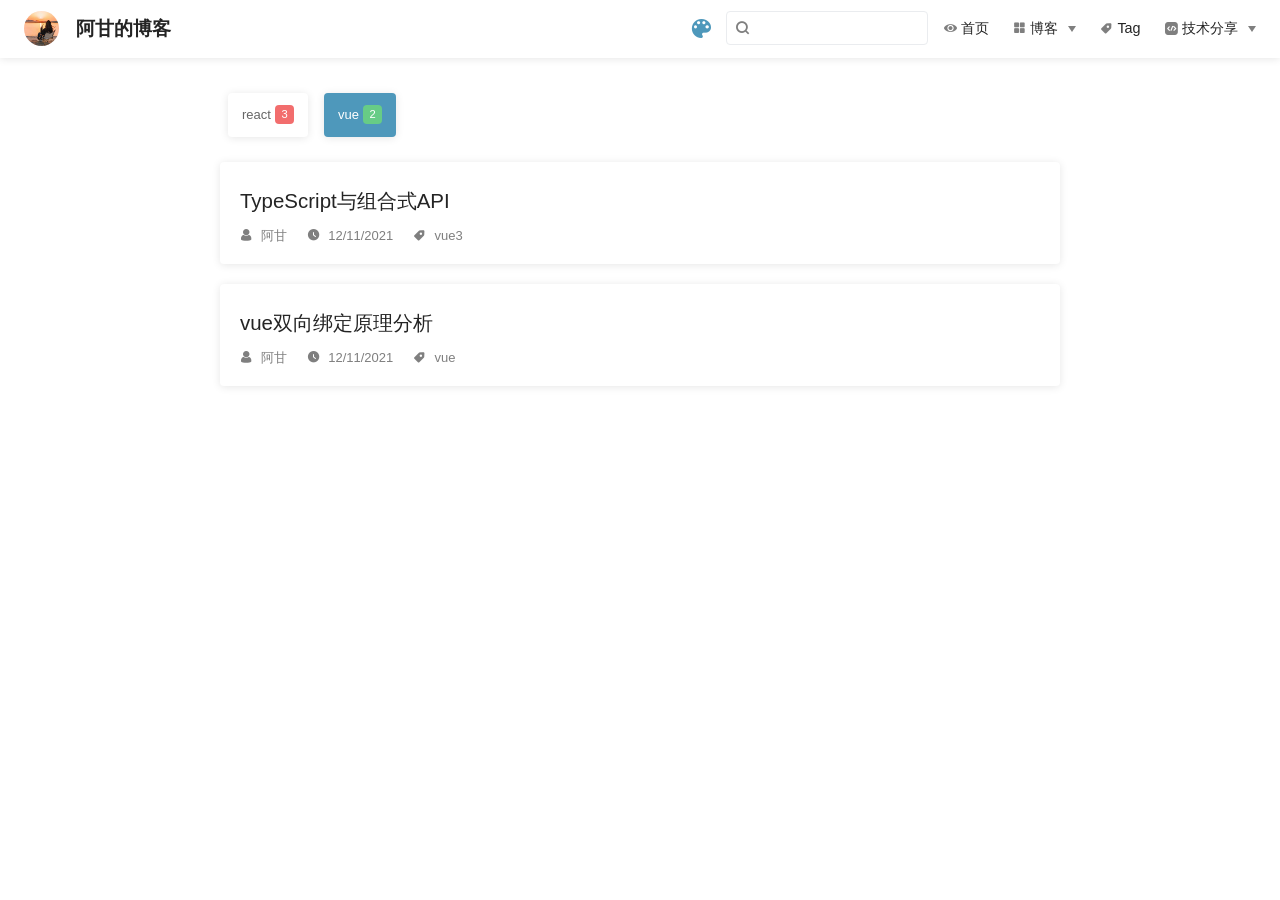
<file: categories/vue/index.html>
<!DOCTYPE html>
<html lang="en-US">
  <head>
    <meta charset="utf-8">
    <meta name="viewport" content="width=device-width,initial-scale=1">
    <title>vue Categories | 阿甘的博客</title>
    <meta name="generator" content="VuePress 1.9.8">
    <link rel="icon" href="/img/favicon.ico">
    <meta name="description" content="Just playing around">
    <meta name="keywords" content="君哥聊编程,vuepress,自建博客,君哥">
    
    <link rel="preload" href="/assets/css/0.styles.2338e49a.css" as="style"><link rel="preload" href="/assets/js/app.ddab8428.js" as="script"><link rel="preload" href="/assets/js/6.f4c3f655.js" as="script"><link rel="preload" href="/assets/js/1.950f6a81.js" as="script"><link rel="prefetch" href="/assets/js/10.45be2d88.js"><link rel="prefetch" href="/assets/js/11.e2ec60a9.js"><link rel="prefetch" href="/assets/js/12.56018b3f.js"><link rel="prefetch" href="/assets/js/13.a06029cd.js"><link rel="prefetch" href="/assets/js/14.23a7ea26.js"><link rel="prefetch" href="/assets/js/15.a2c33f14.js"><link rel="prefetch" href="/assets/js/3.9b6636cf.js"><link rel="prefetch" href="/assets/js/4.09e2183b.js"><link rel="prefetch" href="/assets/js/5.89a84d8a.js"><link rel="prefetch" href="/assets/js/7.1a5f78e8.js"><link rel="prefetch" href="/assets/js/8.5c27ac5d.js"><link rel="prefetch" href="/assets/js/9.37bb849c.js">
    <link rel="stylesheet" href="/assets/css/0.styles.2338e49a.css">
  </head>
  <body>
    <div id="app" data-server-rendered="true"><div class="theme-container categories-wrapper no-sidebar" data-v-7dd95ae2 data-v-ef66d4da><div data-v-7dd95ae2><div class="password-shadow password-wrapper-out" style="display:none;" data-v-59e6cb88 data-v-7dd95ae2 data-v-7dd95ae2><h3 class="title" data-v-59e6cb88>阿甘的博客</h3> <p class="description" data-v-59e6cb88>Just playing around</p> <label id="box" class="inputBox" data-v-59e6cb88><input type="password" value="" data-v-59e6cb88> <span data-v-59e6cb88>Konck! Knock!</span> <button data-v-59e6cb88>OK</button></label> <div class="footer" data-v-59e6cb88><span data-v-59e6cb88><i class="iconfont reco-theme" data-v-59e6cb88></i> <a target="blank" href="https://vuepress-theme-reco.recoluan.com" data-v-59e6cb88>vuePress-theme-reco</a></span> <span data-v-59e6cb88><i class="iconfont reco-copyright" data-v-59e6cb88></i> <a data-v-59e6cb88><span data-v-59e6cb88>阿甘</span>
          
        <span data-v-59e6cb88>2022 - </span>
        2023
      </a></span></div></div> <div class="hide" data-v-7dd95ae2><header class="navbar" data-v-7dd95ae2><div class="sidebar-button"><svg xmlns="http://www.w3.org/2000/svg" aria-hidden="true" role="img" viewBox="0 0 448 512" class="icon"><path fill="currentColor" d="M436 124H12c-6.627 0-12-5.373-12-12V80c0-6.627 5.373-12 12-12h424c6.627 0 12 5.373 12 12v32c0 6.627-5.373 12-12 12zm0 160H12c-6.627 0-12-5.373-12-12v-32c0-6.627 5.373-12 12-12h424c6.627 0 12 5.373 12 12v32c0 6.627-5.373 12-12 12zm0 160H12c-6.627 0-12-5.373-12-12v-32c0-6.627 5.373-12 12-12h424c6.627 0 12 5.373 12 12v32c0 6.627-5.373 12-12 12z"></path></svg></div> <a href="/" class="home-link router-link-active"><img src="/img/logo.jpg" alt="阿甘的博客" class="logo"> <span class="site-name">阿甘的博客</span></a> <div class="links"><div class="color-picker"><a class="color-button"><i class="iconfont reco-color"></i></a> <div class="color-picker-menu" style="display:none;"><div class="mode-options"><h4 class="title">Choose mode</h4> <ul class="color-mode-options"><li class="dark">dark</li><li class="auto active">auto</li><li class="light">light</li></ul></div></div></div> <div class="search-box"><i class="iconfont reco-search"></i> <input aria-label="Search" autocomplete="off" spellcheck="false" value=""> <!----></div> <nav class="nav-links can-hide"><div class="nav-item"><a href="/" class="nav-link"><i class="iconfont reco-eye"></i>
  首页
</a></div><div class="nav-item"><div class="dropdown-wrapper"><a class="dropdown-title"><span class="title"><i class="iconfont reco-category"></i>
      博客
    </span> <span class="arrow right"></span></a> <ul class="nav-dropdown" style="display:none;"><li class="dropdown-item"><!----> <a href="/categories/react/" class="nav-link"><i class="undefined"></i>
  react
</a></li><li class="dropdown-item"><!----> <a href="/categories/vue/" aria-current="page" class="nav-link router-link-exact-active router-link-active"><i class="undefined"></i>
  vue
</a></li></ul></div></div><div class="nav-item"><a href="/tag/" class="nav-link"><i class="iconfont reco-tag"></i>
  Tag
</a></div><div class="nav-item"><div class="dropdown-wrapper"><a class="dropdown-title"><span class="title"><i class="iconfont reco-api"></i>
      技术分享
    </span> <span class="arrow right"></span></a> <ul class="nav-dropdown" style="display:none;"><li class="dropdown-item"><h4>react</h4> <ul class="dropdown-subitem-wrapper"><li class="dropdown-subitem"><a href="/技术文章/react/react-01.html" class="nav-link"><i class="undefined"></i>
  react函数组件和类组件
</a></li><li class="dropdown-subitem"><a href="/技术文章/react/react-02.html" class="nav-link"><i class="undefined"></i>
  react中setState
</a></li><li class="dropdown-subitem"><a href="/技术文章/react/react-03.html" class="nav-link"><i class="undefined"></i>
  React中合成事件this的指向和事件对象
</a></li></ul></li><li class="dropdown-item"><h4>Vue</h4> <ul class="dropdown-subitem-wrapper"><li class="dropdown-subitem"><a href="/技术文章/vue/vue双向绑定原理分析.html" class="nav-link"><i class="undefined"></i>
  vue双向绑定原理分析
</a></li><li class="dropdown-subitem"><a href="/技术文章/vue/vue3-01.html" class="nav-link"><i class="undefined"></i>
  TypeScript与组合式API
</a></li></ul></li></ul></div></div> <!----></nav></div></header> <div class="sidebar-mask" data-v-7dd95ae2></div> <aside class="sidebar" data-v-7dd95ae2><div class="personal-info-wrapper" data-v-1fad0c41 data-v-7dd95ae2><img src="/avatar.png" alt="author-avatar" class="personal-img" data-v-1fad0c41> <h3 class="name" data-v-1fad0c41>
    阿甘
  </h3> <div class="num" data-v-1fad0c41><div data-v-1fad0c41><h3 data-v-1fad0c41>5</h3> <h6 data-v-1fad0c41>Articles</h6></div> <div data-v-1fad0c41><h3 data-v-1fad0c41>3</h3> <h6 data-v-1fad0c41>Tags</h6></div></div> <ul class="social-links" data-v-1fad0c41></ul> <hr data-v-1fad0c41></div> <nav class="nav-links"><div class="nav-item"><a href="/" class="nav-link"><i class="iconfont reco-eye"></i>
  首页
</a></div><div class="nav-item"><div class="dropdown-wrapper"><a class="dropdown-title"><span class="title"><i class="iconfont reco-category"></i>
      博客
    </span> <span class="arrow right"></span></a> <ul class="nav-dropdown" style="display:none;"><li class="dropdown-item"><!----> <a href="/categories/react/" class="nav-link"><i class="undefined"></i>
  react
</a></li><li class="dropdown-item"><!----> <a href="/categories/vue/" aria-current="page" class="nav-link router-link-exact-active router-link-active"><i class="undefined"></i>
  vue
</a></li></ul></div></div><div class="nav-item"><a href="/tag/" class="nav-link"><i class="iconfont reco-tag"></i>
  Tag
</a></div><div class="nav-item"><div class="dropdown-wrapper"><a class="dropdown-title"><span class="title"><i class="iconfont reco-api"></i>
      技术分享
    </span> <span class="arrow right"></span></a> <ul class="nav-dropdown" style="display:none;"><li class="dropdown-item"><h4>react</h4> <ul class="dropdown-subitem-wrapper"><li class="dropdown-subitem"><a href="/技术文章/react/react-01.html" class="nav-link"><i class="undefined"></i>
  react函数组件和类组件
</a></li><li class="dropdown-subitem"><a href="/技术文章/react/react-02.html" class="nav-link"><i class="undefined"></i>
  react中setState
</a></li><li class="dropdown-subitem"><a href="/技术文章/react/react-03.html" class="nav-link"><i class="undefined"></i>
  React中合成事件this的指向和事件对象
</a></li></ul></li><li class="dropdown-item"><h4>Vue</h4> <ul class="dropdown-subitem-wrapper"><li class="dropdown-subitem"><a href="/技术文章/vue/vue双向绑定原理分析.html" class="nav-link"><i class="undefined"></i>
  vue双向绑定原理分析
</a></li><li class="dropdown-subitem"><a href="/技术文章/vue/vue3-01.html" class="nav-link"><i class="undefined"></i>
  TypeScript与组合式API
</a></li></ul></li></ul></div></div> <!----></nav> <!----> </aside> <div class="password-shadow password-wrapper-in" style="display:none;" data-v-59e6cb88 data-v-7dd95ae2><h3 class="title" data-v-59e6cb88>vue Categories</h3> <!----> <label id="box" class="inputBox" data-v-59e6cb88><input type="password" value="" data-v-59e6cb88> <span data-v-59e6cb88>Konck! Knock!</span> <button data-v-59e6cb88>OK</button></label> <div class="footer" data-v-59e6cb88><span data-v-59e6cb88><i class="iconfont reco-theme" data-v-59e6cb88></i> <a target="blank" href="https://vuepress-theme-reco.recoluan.com" data-v-59e6cb88>vuePress-theme-reco</a></span> <span data-v-59e6cb88><i class="iconfont reco-copyright" data-v-59e6cb88></i> <a data-v-59e6cb88><span data-v-59e6cb88>阿甘</span>
          
        <span data-v-59e6cb88>2022 - </span>
        2023
      </a></span></div></div> <div data-v-7dd95ae2><ul class="category-wrapper" data-v-7dd95ae2 data-v-ef66d4da><li class="category-item" data-v-7dd95ae2 data-v-ef66d4da><a href="/categories/react/" data-v-ef66d4da><span class="category-name" data-v-ef66d4da>react</span> <span class="post-num" style="background-color:#abbd81;" data-v-ef66d4da>3</span></a></li><li class="category-item active" data-v-7dd95ae2 data-v-ef66d4da><a href="/categories/vue/" aria-current="page" class="router-link-exact-active router-link-active" data-v-ef66d4da><span class="category-name" data-v-ef66d4da>vue</span> <span class="post-num" style="background-color:#f8b26a;" data-v-ef66d4da>2</span></a></li></ul> <div class="abstract-wrapper list" data-v-21a20f36 data-v-ef66d4da><div class="abstract-item" data-v-73a63558 data-v-21a20f36><!----> <div class="title" data-v-73a63558><!----> <a href="/%E6%8A%80%E6%9C%AF%E6%96%87%E7%AB%A0/vue/vue3-01.html" data-v-73a63558>TypeScript与组合式API</a></div> <div class="abstract" data-v-73a63558></div> <div data-v-8a445198 data-v-73a63558><i class="iconfont reco-account" data-v-8a445198><span data-v-8a445198>阿甘</span></i> <i class="iconfont reco-date" data-v-8a445198><span data-v-8a445198>12/11/2021</span></i> <!----> <i class="tags iconfont reco-tag" data-v-8a445198><span class="tag-item" data-v-8a445198>vue3</span></i></div></div><div class="abstract-item" data-v-73a63558 data-v-21a20f36><!----> <div class="title" data-v-73a63558><!----> <a href="/%E6%8A%80%E6%9C%AF%E6%96%87%E7%AB%A0/vue/vue%E5%8F%8C%E5%90%91%E7%BB%91%E5%AE%9A%E5%8E%9F%E7%90%86%E5%88%86%E6%9E%90.html" data-v-73a63558>vue双向绑定原理分析</a></div> <div class="abstract" data-v-73a63558></div> <div data-v-8a445198 data-v-73a63558><i class="iconfont reco-account" data-v-8a445198><span data-v-8a445198>阿甘</span></i> <i class="iconfont reco-date" data-v-8a445198><span data-v-8a445198>12/11/2021</span></i> <!----> <i class="tags iconfont reco-tag" data-v-8a445198><span class="tag-item" data-v-8a445198>vue</span></i></div></div> <div class="pagation pagation" style="display:none;" data-v-094d08e4 data-v-21a20f36><div class="pagation-list" data-v-094d08e4><span unselectable="on" class="jump" style="display:none;" data-v-094d08e4>Prev</span> <span class="jump" style="display:none;" data-v-094d08e4>1</span> <span class="ellipsis" style="display:none;" data-v-094d08e4>...</span> <span class="jump bgprimary" data-v-094d08e4>1</span> <span class="ellipsis" style="display:none;" data-v-094d08e4>...</span> <span class="jump" style="display:none;" data-v-094d08e4>1</span> <span class="jump" style="display:none;" data-v-094d08e4>Next</span> <span class="jumppoint" data-v-094d08e4>Jump To</span> <span class="jumpinp" data-v-094d08e4><input type="text" value="" data-v-094d08e4></span> <span class="jump gobtn" data-v-094d08e4>Go</span></div></div></div></div> <ul class="sub-sidebar sub-sidebar-wrapper" style="width:0;" data-v-b57cc07c data-v-7dd95ae2></ul></div></div></div><div class="global-ui"><div class="back-to-ceiling" style="right:1rem;bottom:6rem;width:2.5rem;height:2.5rem;border-radius:.25rem;line-height:2.5rem;display:none;" data-v-c6073ba8 data-v-c6073ba8><svg t="1574745035067" viewBox="0 0 1024 1024" version="1.1" xmlns="http://www.w3.org/2000/svg" p-id="5404" class="icon" data-v-c6073ba8><path d="M526.60727968 10.90185116a27.675 27.675 0 0 0-29.21455937 0c-131.36607665 82.28402758-218.69155461 228.01873535-218.69155402 394.07834331a462.20625001 462.20625001 0 0 0 5.36959153 69.94390903c1.00431239 6.55289093-0.34802892 13.13561351-3.76865779 18.80351572-32.63518765 54.11355614-51.75690182 118.55860487-51.7569018 187.94566865a371.06718723 371.06718723 0 0 0 11.50484808 91.98906777c6.53300375 25.50556257 41.68394495 28.14064038 52.69160883 4.22606766 17.37162448-37.73630017 42.14135425-72.50938081 72.80769204-103.21549295 2.18761121 3.04276886 4.15646224 6.24463696 6.40373557 9.22774369a1871.4375 1871.4375 0 0 0 140.04691725 5.34970492 1866.36093723 1866.36093723 0 0 0 140.04691723-5.34970492c2.24727335-2.98310674 4.21612437-6.18497483 6.3937923-9.2178004 30.66633723 30.70611158 55.4360664 65.4791928 72.80769147 103.21549355 11.00766384 23.91457269 46.15860503 21.27949489 52.69160879-4.22606768a371.15156223 371.15156223 0 0 0 11.514792-91.99901164c0-69.36717486-19.13165746-133.82216804-51.75690182-187.92578088-3.42062944-5.66790279-4.76302748-12.26056868-3.76865837-18.80351632a462.20625001 462.20625001 0 0 0 5.36959269-69.943909c-0.00994388-166.08943902-87.32547796-311.81420293-218.6915546-394.09823051zM605.93803103 357.87693858a93.93749974 93.93749974 0 1 1-187.89594924 6.1e-7 93.93749974 93.93749974 0 0 1 187.89594924-6.1e-7z" p-id="5405" data-v-c6073ba8></path><path d="M429.50777625 765.63860547C429.50777625 803.39355007 466.44236686 1000.39046097 512.00932183 1000.39046097c45.56695499 0 82.4922232-197.00623328 82.5015456-234.7518555 0-37.75494459-36.9345906-68.35043303-82.4922232-68.34111062-45.57627738-0.00932239-82.52019037 30.59548842-82.51086798 68.34111062z" p-id="5406" data-v-c6073ba8></path></svg></div></div></div>
    <script src="/assets/js/app.ddab8428.js" defer></script><script src="/assets/js/6.f4c3f655.js" defer></script><script src="/assets/js/1.950f6a81.js" defer></script>
  </body>
</html>
</file>
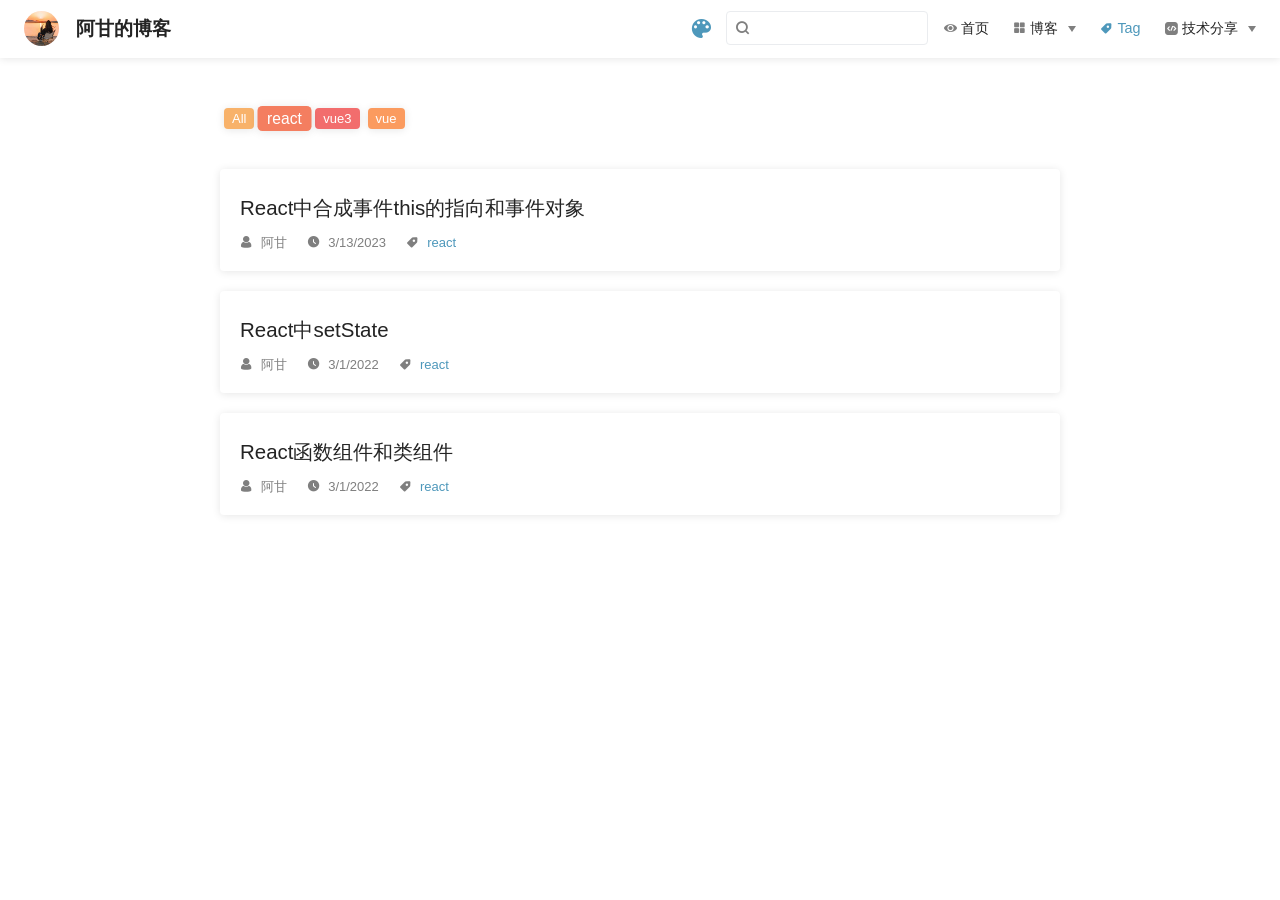
<file: tag/react/index.html>
<!DOCTYPE html>
<html lang="en-US">
  <head>
    <meta charset="utf-8">
    <meta name="viewport" content="width=device-width,initial-scale=1">
    <title>react Tags | 阿甘的博客</title>
    <meta name="generator" content="VuePress 1.9.8">
    <link rel="icon" href="/img/favicon.ico">
    <meta name="description" content="Just playing around">
    <meta name="keywords" content="君哥聊编程,vuepress,自建博客,君哥">
    
    <link rel="preload" href="/assets/css/0.styles.2338e49a.css" as="style"><link rel="preload" href="/assets/js/app.ddab8428.js" as="script"><link rel="preload" href="/assets/js/4.09e2183b.js" as="script"><link rel="preload" href="/assets/js/1.950f6a81.js" as="script"><link rel="prefetch" href="/assets/js/10.45be2d88.js"><link rel="prefetch" href="/assets/js/11.e2ec60a9.js"><link rel="prefetch" href="/assets/js/12.56018b3f.js"><link rel="prefetch" href="/assets/js/13.a06029cd.js"><link rel="prefetch" href="/assets/js/14.23a7ea26.js"><link rel="prefetch" href="/assets/js/15.a2c33f14.js"><link rel="prefetch" href="/assets/js/3.9b6636cf.js"><link rel="prefetch" href="/assets/js/5.89a84d8a.js"><link rel="prefetch" href="/assets/js/6.f4c3f655.js"><link rel="prefetch" href="/assets/js/7.1a5f78e8.js"><link rel="prefetch" href="/assets/js/8.5c27ac5d.js"><link rel="prefetch" href="/assets/js/9.37bb849c.js">
    <link rel="stylesheet" href="/assets/css/0.styles.2338e49a.css">
  </head>
  <body>
    <div id="app" data-server-rendered="true"><div class="theme-container tag-wrapper no-sidebar" data-v-7dd95ae2 data-v-c29f409a><div data-v-7dd95ae2><div class="password-shadow password-wrapper-out" style="display:none;" data-v-59e6cb88 data-v-7dd95ae2 data-v-7dd95ae2><h3 class="title" data-v-59e6cb88>阿甘的博客</h3> <p class="description" data-v-59e6cb88>Just playing around</p> <label id="box" class="inputBox" data-v-59e6cb88><input type="password" value="" data-v-59e6cb88> <span data-v-59e6cb88>Konck! Knock!</span> <button data-v-59e6cb88>OK</button></label> <div class="footer" data-v-59e6cb88><span data-v-59e6cb88><i class="iconfont reco-theme" data-v-59e6cb88></i> <a target="blank" href="https://vuepress-theme-reco.recoluan.com" data-v-59e6cb88>vuePress-theme-reco</a></span> <span data-v-59e6cb88><i class="iconfont reco-copyright" data-v-59e6cb88></i> <a data-v-59e6cb88><span data-v-59e6cb88>阿甘</span>
          
        <span data-v-59e6cb88>2022 - </span>
        2023
      </a></span></div></div> <div class="hide" data-v-7dd95ae2><header class="navbar" data-v-7dd95ae2><div class="sidebar-button"><svg xmlns="http://www.w3.org/2000/svg" aria-hidden="true" role="img" viewBox="0 0 448 512" class="icon"><path fill="currentColor" d="M436 124H12c-6.627 0-12-5.373-12-12V80c0-6.627 5.373-12 12-12h424c6.627 0 12 5.373 12 12v32c0 6.627-5.373 12-12 12zm0 160H12c-6.627 0-12-5.373-12-12v-32c0-6.627 5.373-12 12-12h424c6.627 0 12 5.373 12 12v32c0 6.627-5.373 12-12 12zm0 160H12c-6.627 0-12-5.373-12-12v-32c0-6.627 5.373-12 12-12h424c6.627 0 12 5.373 12 12v32c0 6.627-5.373 12-12 12z"></path></svg></div> <a href="/" class="home-link router-link-active"><img src="/img/logo.jpg" alt="阿甘的博客" class="logo"> <span class="site-name">阿甘的博客</span></a> <div class="links"><div class="color-picker"><a class="color-button"><i class="iconfont reco-color"></i></a> <div class="color-picker-menu" style="display:none;"><div class="mode-options"><h4 class="title">Choose mode</h4> <ul class="color-mode-options"><li class="dark">dark</li><li class="auto active">auto</li><li class="light">light</li></ul></div></div></div> <div class="search-box"><i class="iconfont reco-search"></i> <input aria-label="Search" autocomplete="off" spellcheck="false" value=""> <!----></div> <nav class="nav-links can-hide"><div class="nav-item"><a href="/" class="nav-link"><i class="iconfont reco-eye"></i>
  首页
</a></div><div class="nav-item"><div class="dropdown-wrapper"><a class="dropdown-title"><span class="title"><i class="iconfont reco-category"></i>
      博客
    </span> <span class="arrow right"></span></a> <ul class="nav-dropdown" style="display:none;"><li class="dropdown-item"><!----> <a href="/categories/react/" class="nav-link"><i class="undefined"></i>
  react
</a></li><li class="dropdown-item"><!----> <a href="/categories/vue/" class="nav-link"><i class="undefined"></i>
  vue
</a></li></ul></div></div><div class="nav-item"><a href="/tag/" class="nav-link router-link-active"><i class="iconfont reco-tag"></i>
  Tag
</a></div><div class="nav-item"><div class="dropdown-wrapper"><a class="dropdown-title"><span class="title"><i class="iconfont reco-api"></i>
      技术分享
    </span> <span class="arrow right"></span></a> <ul class="nav-dropdown" style="display:none;"><li class="dropdown-item"><h4>react</h4> <ul class="dropdown-subitem-wrapper"><li class="dropdown-subitem"><a href="/技术文章/react/react-01.html" class="nav-link"><i class="undefined"></i>
  react函数组件和类组件
</a></li><li class="dropdown-subitem"><a href="/技术文章/react/react-02.html" class="nav-link"><i class="undefined"></i>
  react中setState
</a></li><li class="dropdown-subitem"><a href="/技术文章/react/react-03.html" class="nav-link"><i class="undefined"></i>
  React中合成事件this的指向和事件对象
</a></li></ul></li><li class="dropdown-item"><h4>Vue</h4> <ul class="dropdown-subitem-wrapper"><li class="dropdown-subitem"><a href="/技术文章/vue/vue双向绑定原理分析.html" class="nav-link"><i class="undefined"></i>
  vue双向绑定原理分析
</a></li><li class="dropdown-subitem"><a href="/技术文章/vue/vue3-01.html" class="nav-link"><i class="undefined"></i>
  TypeScript与组合式API
</a></li></ul></li></ul></div></div> <!----></nav></div></header> <div class="sidebar-mask" data-v-7dd95ae2></div> <aside class="sidebar" data-v-7dd95ae2><div class="personal-info-wrapper" data-v-1fad0c41 data-v-7dd95ae2><img src="/avatar.png" alt="author-avatar" class="personal-img" data-v-1fad0c41> <h3 class="name" data-v-1fad0c41>
    阿甘
  </h3> <div class="num" data-v-1fad0c41><div data-v-1fad0c41><h3 data-v-1fad0c41>5</h3> <h6 data-v-1fad0c41>Articles</h6></div> <div data-v-1fad0c41><h3 data-v-1fad0c41>3</h3> <h6 data-v-1fad0c41>Tags</h6></div></div> <ul class="social-links" data-v-1fad0c41></ul> <hr data-v-1fad0c41></div> <nav class="nav-links"><div class="nav-item"><a href="/" class="nav-link"><i class="iconfont reco-eye"></i>
  首页
</a></div><div class="nav-item"><div class="dropdown-wrapper"><a class="dropdown-title"><span class="title"><i class="iconfont reco-category"></i>
      博客
    </span> <span class="arrow right"></span></a> <ul class="nav-dropdown" style="display:none;"><li class="dropdown-item"><!----> <a href="/categories/react/" class="nav-link"><i class="undefined"></i>
  react
</a></li><li class="dropdown-item"><!----> <a href="/categories/vue/" class="nav-link"><i class="undefined"></i>
  vue
</a></li></ul></div></div><div class="nav-item"><a href="/tag/" class="nav-link router-link-active"><i class="iconfont reco-tag"></i>
  Tag
</a></div><div class="nav-item"><div class="dropdown-wrapper"><a class="dropdown-title"><span class="title"><i class="iconfont reco-api"></i>
      技术分享
    </span> <span class="arrow right"></span></a> <ul class="nav-dropdown" style="display:none;"><li class="dropdown-item"><h4>react</h4> <ul class="dropdown-subitem-wrapper"><li class="dropdown-subitem"><a href="/技术文章/react/react-01.html" class="nav-link"><i class="undefined"></i>
  react函数组件和类组件
</a></li><li class="dropdown-subitem"><a href="/技术文章/react/react-02.html" class="nav-link"><i class="undefined"></i>
  react中setState
</a></li><li class="dropdown-subitem"><a href="/技术文章/react/react-03.html" class="nav-link"><i class="undefined"></i>
  React中合成事件this的指向和事件对象
</a></li></ul></li><li class="dropdown-item"><h4>Vue</h4> <ul class="dropdown-subitem-wrapper"><li class="dropdown-subitem"><a href="/技术文章/vue/vue双向绑定原理分析.html" class="nav-link"><i class="undefined"></i>
  vue双向绑定原理分析
</a></li><li class="dropdown-subitem"><a href="/技术文章/vue/vue3-01.html" class="nav-link"><i class="undefined"></i>
  TypeScript与组合式API
</a></li></ul></li></ul></div></div> <!----></nav> <!----> </aside> <div class="password-shadow password-wrapper-in" style="display:none;" data-v-59e6cb88 data-v-7dd95ae2><h3 class="title" data-v-59e6cb88>react Tags</h3> <!----> <label id="box" class="inputBox" data-v-59e6cb88><input type="password" value="" data-v-59e6cb88> <span data-v-59e6cb88>Konck! Knock!</span> <button data-v-59e6cb88>OK</button></label> <div class="footer" data-v-59e6cb88><span data-v-59e6cb88><i class="iconfont reco-theme" data-v-59e6cb88></i> <a target="blank" href="https://vuepress-theme-reco.recoluan.com" data-v-59e6cb88>vuePress-theme-reco</a></span> <span data-v-59e6cb88><i class="iconfont reco-copyright" data-v-59e6cb88></i> <a data-v-59e6cb88><span data-v-59e6cb88>阿甘</span>
          
        <span data-v-59e6cb88>2022 - </span>
        2023
      </a></span></div></div> <div data-v-7dd95ae2><div class="tags tags" data-v-cbf58c6c data-v-c29f409a><span style="background-color:#e15b64;display:;" data-v-cbf58c6c>All</span><span class="active" style="background-color:#849b87;display:;" data-v-cbf58c6c>react</span><span style="background-color:#f8b26a;display:;" data-v-cbf58c6c>vue3</span><span style="background-color:#f47e60;display:;" data-v-cbf58c6c>vue</span></div> <div class="abstract-wrapper list" data-v-21a20f36 data-v-c29f409a><div class="abstract-item" data-v-73a63558 data-v-21a20f36><!----> <div class="title" data-v-73a63558><!----> <a href="/%E6%8A%80%E6%9C%AF%E6%96%87%E7%AB%A0/react/react-03.html" data-v-73a63558>React中合成事件this的指向和事件对象</a></div> <div class="abstract" data-v-73a63558></div> <div data-v-8a445198 data-v-73a63558><i class="iconfont reco-account" data-v-8a445198><span data-v-8a445198>阿甘</span></i> <i class="iconfont reco-date" data-v-8a445198><span data-v-8a445198>3/13/2023</span></i> <!----> <i class="tags iconfont reco-tag" data-v-8a445198><span class="tag-item active" data-v-8a445198>react</span></i></div></div><div class="abstract-item" data-v-73a63558 data-v-21a20f36><!----> <div class="title" data-v-73a63558><!----> <a href="/%E6%8A%80%E6%9C%AF%E6%96%87%E7%AB%A0/react/react-02.html" data-v-73a63558>React中setState</a></div> <div class="abstract" data-v-73a63558></div> <div data-v-8a445198 data-v-73a63558><i class="iconfont reco-account" data-v-8a445198><span data-v-8a445198>阿甘</span></i> <i class="iconfont reco-date" data-v-8a445198><span data-v-8a445198>3/1/2022</span></i> <!----> <i class="tags iconfont reco-tag" data-v-8a445198><span class="tag-item active" data-v-8a445198>react</span></i></div></div><div class="abstract-item" data-v-73a63558 data-v-21a20f36><!----> <div class="title" data-v-73a63558><!----> <a href="/%E6%8A%80%E6%9C%AF%E6%96%87%E7%AB%A0/react/react-01.html" data-v-73a63558>React函数组件和类组件</a></div> <div class="abstract" data-v-73a63558></div> <div data-v-8a445198 data-v-73a63558><i class="iconfont reco-account" data-v-8a445198><span data-v-8a445198>阿甘</span></i> <i class="iconfont reco-date" data-v-8a445198><span data-v-8a445198>3/1/2022</span></i> <!----> <i class="tags iconfont reco-tag" data-v-8a445198><span class="tag-item active" data-v-8a445198>react</span></i></div></div> <div class="pagation pagation" style="display:none;" data-v-094d08e4 data-v-21a20f36><div class="pagation-list" data-v-094d08e4><span unselectable="on" class="jump" style="display:none;" data-v-094d08e4>Prev</span> <span class="jump" style="display:none;" data-v-094d08e4>1</span> <span class="ellipsis" style="display:none;" data-v-094d08e4>...</span> <span class="jump bgprimary" data-v-094d08e4>1</span> <span class="ellipsis" style="display:none;" data-v-094d08e4>...</span> <span class="jump" style="display:none;" data-v-094d08e4>1</span> <span class="jump" style="display:none;" data-v-094d08e4>Next</span> <span class="jumppoint" data-v-094d08e4>Jump To</span> <span class="jumpinp" data-v-094d08e4><input type="text" value="" data-v-094d08e4></span> <span class="jump gobtn" data-v-094d08e4>Go</span></div></div></div></div> <ul class="sub-sidebar sub-sidebar-wrapper" style="width:0;" data-v-b57cc07c data-v-7dd95ae2></ul></div></div></div><div class="global-ui"><div class="back-to-ceiling" style="right:1rem;bottom:6rem;width:2.5rem;height:2.5rem;border-radius:.25rem;line-height:2.5rem;display:none;" data-v-c6073ba8 data-v-c6073ba8><svg t="1574745035067" viewBox="0 0 1024 1024" version="1.1" xmlns="http://www.w3.org/2000/svg" p-id="5404" class="icon" data-v-c6073ba8><path d="M526.60727968 10.90185116a27.675 27.675 0 0 0-29.21455937 0c-131.36607665 82.28402758-218.69155461 228.01873535-218.69155402 394.07834331a462.20625001 462.20625001 0 0 0 5.36959153 69.94390903c1.00431239 6.55289093-0.34802892 13.13561351-3.76865779 18.80351572-32.63518765 54.11355614-51.75690182 118.55860487-51.7569018 187.94566865a371.06718723 371.06718723 0 0 0 11.50484808 91.98906777c6.53300375 25.50556257 41.68394495 28.14064038 52.69160883 4.22606766 17.37162448-37.73630017 42.14135425-72.50938081 72.80769204-103.21549295 2.18761121 3.04276886 4.15646224 6.24463696 6.40373557 9.22774369a1871.4375 1871.4375 0 0 0 140.04691725 5.34970492 1866.36093723 1866.36093723 0 0 0 140.04691723-5.34970492c2.24727335-2.98310674 4.21612437-6.18497483 6.3937923-9.2178004 30.66633723 30.70611158 55.4360664 65.4791928 72.80769147 103.21549355 11.00766384 23.91457269 46.15860503 21.27949489 52.69160879-4.22606768a371.15156223 371.15156223 0 0 0 11.514792-91.99901164c0-69.36717486-19.13165746-133.82216804-51.75690182-187.92578088-3.42062944-5.66790279-4.76302748-12.26056868-3.76865837-18.80351632a462.20625001 462.20625001 0 0 0 5.36959269-69.943909c-0.00994388-166.08943902-87.32547796-311.81420293-218.6915546-394.09823051zM605.93803103 357.87693858a93.93749974 93.93749974 0 1 1-187.89594924 6.1e-7 93.93749974 93.93749974 0 0 1 187.89594924-6.1e-7z" p-id="5405" data-v-c6073ba8></path><path d="M429.50777625 765.63860547C429.50777625 803.39355007 466.44236686 1000.39046097 512.00932183 1000.39046097c45.56695499 0 82.4922232-197.00623328 82.5015456-234.7518555 0-37.75494459-36.9345906-68.35043303-82.4922232-68.34111062-45.57627738-0.00932239-82.52019037 30.59548842-82.51086798 68.34111062z" p-id="5406" data-v-c6073ba8></path></svg></div></div></div>
    <script src="/assets/js/app.ddab8428.js" defer></script><script src="/assets/js/4.09e2183b.js" defer></script><script src="/assets/js/1.950f6a81.js" defer></script>
  </body>
</html>
</file>
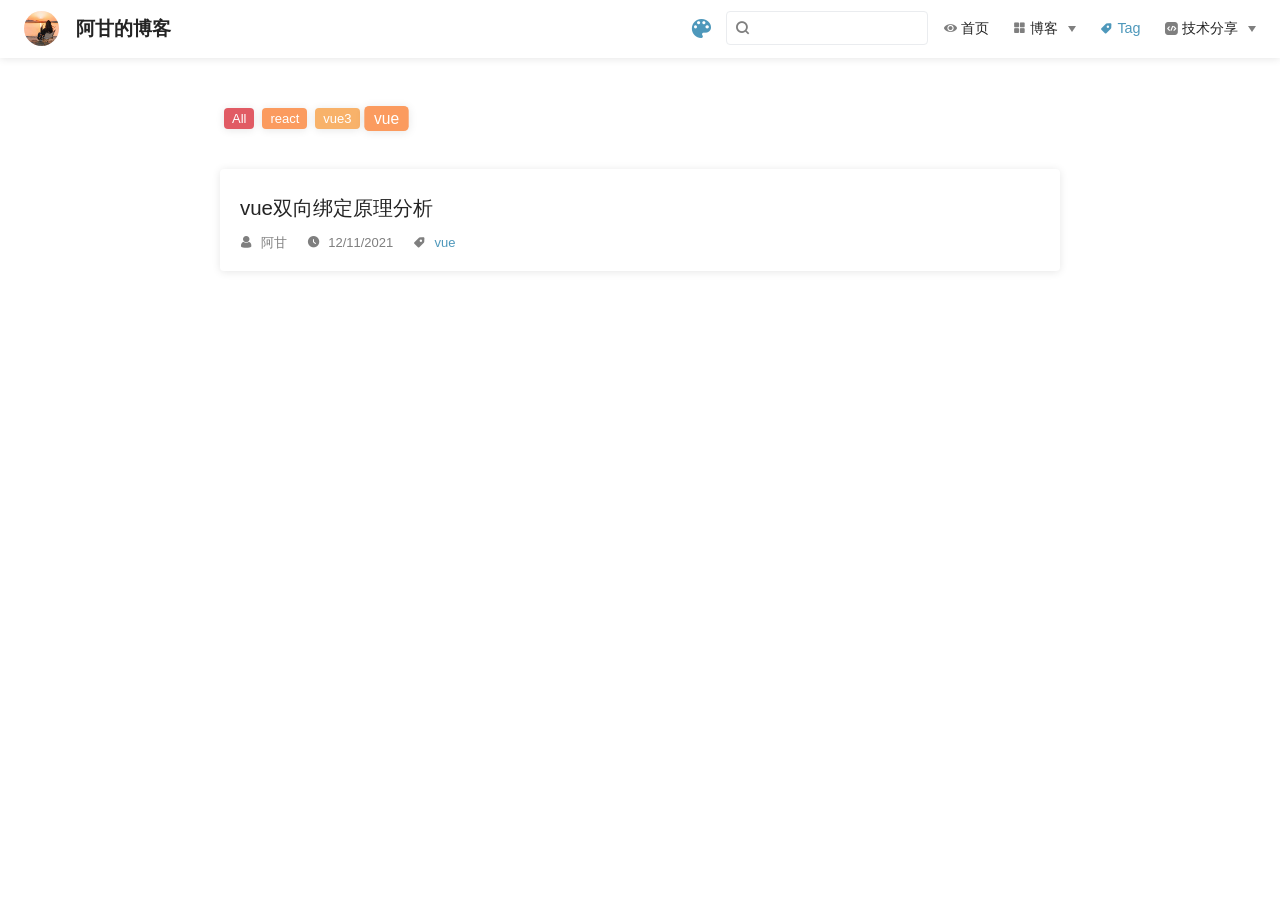
<file: tag/vue/index.html>
<!DOCTYPE html>
<html lang="en-US">
  <head>
    <meta charset="utf-8">
    <meta name="viewport" content="width=device-width,initial-scale=1">
    <title>vue Tags | 阿甘的博客</title>
    <meta name="generator" content="VuePress 1.9.8">
    <link rel="icon" href="/img/favicon.ico">
    <meta name="description" content="Just playing around">
    <meta name="keywords" content="君哥聊编程,vuepress,自建博客,君哥">
    
    <link rel="preload" href="/assets/css/0.styles.2338e49a.css" as="style"><link rel="preload" href="/assets/js/app.ddab8428.js" as="script"><link rel="preload" href="/assets/js/4.09e2183b.js" as="script"><link rel="preload" href="/assets/js/1.950f6a81.js" as="script"><link rel="prefetch" href="/assets/js/10.45be2d88.js"><link rel="prefetch" href="/assets/js/11.e2ec60a9.js"><link rel="prefetch" href="/assets/js/12.56018b3f.js"><link rel="prefetch" href="/assets/js/13.a06029cd.js"><link rel="prefetch" href="/assets/js/14.23a7ea26.js"><link rel="prefetch" href="/assets/js/15.a2c33f14.js"><link rel="prefetch" href="/assets/js/3.9b6636cf.js"><link rel="prefetch" href="/assets/js/5.89a84d8a.js"><link rel="prefetch" href="/assets/js/6.f4c3f655.js"><link rel="prefetch" href="/assets/js/7.1a5f78e8.js"><link rel="prefetch" href="/assets/js/8.5c27ac5d.js"><link rel="prefetch" href="/assets/js/9.37bb849c.js">
    <link rel="stylesheet" href="/assets/css/0.styles.2338e49a.css">
  </head>
  <body>
    <div id="app" data-server-rendered="true"><div class="theme-container tag-wrapper no-sidebar" data-v-7dd95ae2 data-v-c29f409a><div data-v-7dd95ae2><div class="password-shadow password-wrapper-out" style="display:none;" data-v-59e6cb88 data-v-7dd95ae2 data-v-7dd95ae2><h3 class="title" data-v-59e6cb88>阿甘的博客</h3> <p class="description" data-v-59e6cb88>Just playing around</p> <label id="box" class="inputBox" data-v-59e6cb88><input type="password" value="" data-v-59e6cb88> <span data-v-59e6cb88>Konck! Knock!</span> <button data-v-59e6cb88>OK</button></label> <div class="footer" data-v-59e6cb88><span data-v-59e6cb88><i class="iconfont reco-theme" data-v-59e6cb88></i> <a target="blank" href="https://vuepress-theme-reco.recoluan.com" data-v-59e6cb88>vuePress-theme-reco</a></span> <span data-v-59e6cb88><i class="iconfont reco-copyright" data-v-59e6cb88></i> <a data-v-59e6cb88><span data-v-59e6cb88>阿甘</span>
          
        <span data-v-59e6cb88>2022 - </span>
        2023
      </a></span></div></div> <div class="hide" data-v-7dd95ae2><header class="navbar" data-v-7dd95ae2><div class="sidebar-button"><svg xmlns="http://www.w3.org/2000/svg" aria-hidden="true" role="img" viewBox="0 0 448 512" class="icon"><path fill="currentColor" d="M436 124H12c-6.627 0-12-5.373-12-12V80c0-6.627 5.373-12 12-12h424c6.627 0 12 5.373 12 12v32c0 6.627-5.373 12-12 12zm0 160H12c-6.627 0-12-5.373-12-12v-32c0-6.627 5.373-12 12-12h424c6.627 0 12 5.373 12 12v32c0 6.627-5.373 12-12 12zm0 160H12c-6.627 0-12-5.373-12-12v-32c0-6.627 5.373-12 12-12h424c6.627 0 12 5.373 12 12v32c0 6.627-5.373 12-12 12z"></path></svg></div> <a href="/" class="home-link router-link-active"><img src="/img/logo.jpg" alt="阿甘的博客" class="logo"> <span class="site-name">阿甘的博客</span></a> <div class="links"><div class="color-picker"><a class="color-button"><i class="iconfont reco-color"></i></a> <div class="color-picker-menu" style="display:none;"><div class="mode-options"><h4 class="title">Choose mode</h4> <ul class="color-mode-options"><li class="dark">dark</li><li class="auto active">auto</li><li class="light">light</li></ul></div></div></div> <div class="search-box"><i class="iconfont reco-search"></i> <input aria-label="Search" autocomplete="off" spellcheck="false" value=""> <!----></div> <nav class="nav-links can-hide"><div class="nav-item"><a href="/" class="nav-link"><i class="iconfont reco-eye"></i>
  首页
</a></div><div class="nav-item"><div class="dropdown-wrapper"><a class="dropdown-title"><span class="title"><i class="iconfont reco-category"></i>
      博客
    </span> <span class="arrow right"></span></a> <ul class="nav-dropdown" style="display:none;"><li class="dropdown-item"><!----> <a href="/categories/react/" class="nav-link"><i class="undefined"></i>
  react
</a></li><li class="dropdown-item"><!----> <a href="/categories/vue/" class="nav-link"><i class="undefined"></i>
  vue
</a></li></ul></div></div><div class="nav-item"><a href="/tag/" class="nav-link router-link-active"><i class="iconfont reco-tag"></i>
  Tag
</a></div><div class="nav-item"><div class="dropdown-wrapper"><a class="dropdown-title"><span class="title"><i class="iconfont reco-api"></i>
      技术分享
    </span> <span class="arrow right"></span></a> <ul class="nav-dropdown" style="display:none;"><li class="dropdown-item"><h4>react</h4> <ul class="dropdown-subitem-wrapper"><li class="dropdown-subitem"><a href="/技术文章/react/react-01.html" class="nav-link"><i class="undefined"></i>
  react函数组件和类组件
</a></li><li class="dropdown-subitem"><a href="/技术文章/react/react-02.html" class="nav-link"><i class="undefined"></i>
  react中setState
</a></li><li class="dropdown-subitem"><a href="/技术文章/react/react-03.html" class="nav-link"><i class="undefined"></i>
  React中合成事件this的指向和事件对象
</a></li></ul></li><li class="dropdown-item"><h4>Vue</h4> <ul class="dropdown-subitem-wrapper"><li class="dropdown-subitem"><a href="/技术文章/vue/vue双向绑定原理分析.html" class="nav-link"><i class="undefined"></i>
  vue双向绑定原理分析
</a></li><li class="dropdown-subitem"><a href="/技术文章/vue/vue3-01.html" class="nav-link"><i class="undefined"></i>
  TypeScript与组合式API
</a></li></ul></li></ul></div></div> <!----></nav></div></header> <div class="sidebar-mask" data-v-7dd95ae2></div> <aside class="sidebar" data-v-7dd95ae2><div class="personal-info-wrapper" data-v-1fad0c41 data-v-7dd95ae2><img src="/avatar.png" alt="author-avatar" class="personal-img" data-v-1fad0c41> <h3 class="name" data-v-1fad0c41>
    阿甘
  </h3> <div class="num" data-v-1fad0c41><div data-v-1fad0c41><h3 data-v-1fad0c41>5</h3> <h6 data-v-1fad0c41>Articles</h6></div> <div data-v-1fad0c41><h3 data-v-1fad0c41>3</h3> <h6 data-v-1fad0c41>Tags</h6></div></div> <ul class="social-links" data-v-1fad0c41></ul> <hr data-v-1fad0c41></div> <nav class="nav-links"><div class="nav-item"><a href="/" class="nav-link"><i class="iconfont reco-eye"></i>
  首页
</a></div><div class="nav-item"><div class="dropdown-wrapper"><a class="dropdown-title"><span class="title"><i class="iconfont reco-category"></i>
      博客
    </span> <span class="arrow right"></span></a> <ul class="nav-dropdown" style="display:none;"><li class="dropdown-item"><!----> <a href="/categories/react/" class="nav-link"><i class="undefined"></i>
  react
</a></li><li class="dropdown-item"><!----> <a href="/categories/vue/" class="nav-link"><i class="undefined"></i>
  vue
</a></li></ul></div></div><div class="nav-item"><a href="/tag/" class="nav-link router-link-active"><i class="iconfont reco-tag"></i>
  Tag
</a></div><div class="nav-item"><div class="dropdown-wrapper"><a class="dropdown-title"><span class="title"><i class="iconfont reco-api"></i>
      技术分享
    </span> <span class="arrow right"></span></a> <ul class="nav-dropdown" style="display:none;"><li class="dropdown-item"><h4>react</h4> <ul class="dropdown-subitem-wrapper"><li class="dropdown-subitem"><a href="/技术文章/react/react-01.html" class="nav-link"><i class="undefined"></i>
  react函数组件和类组件
</a></li><li class="dropdown-subitem"><a href="/技术文章/react/react-02.html" class="nav-link"><i class="undefined"></i>
  react中setState
</a></li><li class="dropdown-subitem"><a href="/技术文章/react/react-03.html" class="nav-link"><i class="undefined"></i>
  React中合成事件this的指向和事件对象
</a></li></ul></li><li class="dropdown-item"><h4>Vue</h4> <ul class="dropdown-subitem-wrapper"><li class="dropdown-subitem"><a href="/技术文章/vue/vue双向绑定原理分析.html" class="nav-link"><i class="undefined"></i>
  vue双向绑定原理分析
</a></li><li class="dropdown-subitem"><a href="/技术文章/vue/vue3-01.html" class="nav-link"><i class="undefined"></i>
  TypeScript与组合式API
</a></li></ul></li></ul></div></div> <!----></nav> <!----> </aside> <div class="password-shadow password-wrapper-in" style="display:none;" data-v-59e6cb88 data-v-7dd95ae2><h3 class="title" data-v-59e6cb88>vue Tags</h3> <!----> <label id="box" class="inputBox" data-v-59e6cb88><input type="password" value="" data-v-59e6cb88> <span data-v-59e6cb88>Konck! Knock!</span> <button data-v-59e6cb88>OK</button></label> <div class="footer" data-v-59e6cb88><span data-v-59e6cb88><i class="iconfont reco-theme" data-v-59e6cb88></i> <a target="blank" href="https://vuepress-theme-reco.recoluan.com" data-v-59e6cb88>vuePress-theme-reco</a></span> <span data-v-59e6cb88><i class="iconfont reco-copyright" data-v-59e6cb88></i> <a data-v-59e6cb88><span data-v-59e6cb88>阿甘</span>
          
        <span data-v-59e6cb88>2022 - </span>
        2023
      </a></span></div></div> <div data-v-7dd95ae2><div class="tags tags" data-v-cbf58c6c data-v-c29f409a><span style="background-color:#abbd81;display:;" data-v-cbf58c6c>All</span><span style="background-color:#e15b64;display:;" data-v-cbf58c6c>react</span><span style="background-color:#e15b64;display:;" data-v-cbf58c6c>vue3</span><span class="active" style="background-color:#f8b26a;display:;" data-v-cbf58c6c>vue</span></div> <div class="abstract-wrapper list" data-v-21a20f36 data-v-c29f409a><div class="abstract-item" data-v-73a63558 data-v-21a20f36><!----> <div class="title" data-v-73a63558><!----> <a href="/%E6%8A%80%E6%9C%AF%E6%96%87%E7%AB%A0/vue/vue%E5%8F%8C%E5%90%91%E7%BB%91%E5%AE%9A%E5%8E%9F%E7%90%86%E5%88%86%E6%9E%90.html" data-v-73a63558>vue双向绑定原理分析</a></div> <div class="abstract" data-v-73a63558></div> <div data-v-8a445198 data-v-73a63558><i class="iconfont reco-account" data-v-8a445198><span data-v-8a445198>阿甘</span></i> <i class="iconfont reco-date" data-v-8a445198><span data-v-8a445198>12/11/2021</span></i> <!----> <i class="tags iconfont reco-tag" data-v-8a445198><span class="tag-item active" data-v-8a445198>vue</span></i></div></div> <div class="pagation pagation" style="display:none;" data-v-094d08e4 data-v-21a20f36><div class="pagation-list" data-v-094d08e4><span unselectable="on" class="jump" style="display:none;" data-v-094d08e4>Prev</span> <span class="jump" style="display:none;" data-v-094d08e4>1</span> <span class="ellipsis" style="display:none;" data-v-094d08e4>...</span> <span class="jump bgprimary" data-v-094d08e4>1</span> <span class="ellipsis" style="display:none;" data-v-094d08e4>...</span> <span class="jump" style="display:none;" data-v-094d08e4>1</span> <span class="jump" style="display:none;" data-v-094d08e4>Next</span> <span class="jumppoint" data-v-094d08e4>Jump To</span> <span class="jumpinp" data-v-094d08e4><input type="text" value="" data-v-094d08e4></span> <span class="jump gobtn" data-v-094d08e4>Go</span></div></div></div></div> <ul class="sub-sidebar sub-sidebar-wrapper" style="width:0;" data-v-b57cc07c data-v-7dd95ae2></ul></div></div></div><div class="global-ui"><div class="back-to-ceiling" style="right:1rem;bottom:6rem;width:2.5rem;height:2.5rem;border-radius:.25rem;line-height:2.5rem;display:none;" data-v-c6073ba8 data-v-c6073ba8><svg t="1574745035067" viewBox="0 0 1024 1024" version="1.1" xmlns="http://www.w3.org/2000/svg" p-id="5404" class="icon" data-v-c6073ba8><path d="M526.60727968 10.90185116a27.675 27.675 0 0 0-29.21455937 0c-131.36607665 82.28402758-218.69155461 228.01873535-218.69155402 394.07834331a462.20625001 462.20625001 0 0 0 5.36959153 69.94390903c1.00431239 6.55289093-0.34802892 13.13561351-3.76865779 18.80351572-32.63518765 54.11355614-51.75690182 118.55860487-51.7569018 187.94566865a371.06718723 371.06718723 0 0 0 11.50484808 91.98906777c6.53300375 25.50556257 41.68394495 28.14064038 52.69160883 4.22606766 17.37162448-37.73630017 42.14135425-72.50938081 72.80769204-103.21549295 2.18761121 3.04276886 4.15646224 6.24463696 6.40373557 9.22774369a1871.4375 1871.4375 0 0 0 140.04691725 5.34970492 1866.36093723 1866.36093723 0 0 0 140.04691723-5.34970492c2.24727335-2.98310674 4.21612437-6.18497483 6.3937923-9.2178004 30.66633723 30.70611158 55.4360664 65.4791928 72.80769147 103.21549355 11.00766384 23.91457269 46.15860503 21.27949489 52.69160879-4.22606768a371.15156223 371.15156223 0 0 0 11.514792-91.99901164c0-69.36717486-19.13165746-133.82216804-51.75690182-187.92578088-3.42062944-5.66790279-4.76302748-12.26056868-3.76865837-18.80351632a462.20625001 462.20625001 0 0 0 5.36959269-69.943909c-0.00994388-166.08943902-87.32547796-311.81420293-218.6915546-394.09823051zM605.93803103 357.87693858a93.93749974 93.93749974 0 1 1-187.89594924 6.1e-7 93.93749974 93.93749974 0 0 1 187.89594924-6.1e-7z" p-id="5405" data-v-c6073ba8></path><path d="M429.50777625 765.63860547C429.50777625 803.39355007 466.44236686 1000.39046097 512.00932183 1000.39046097c45.56695499 0 82.4922232-197.00623328 82.5015456-234.7518555 0-37.75494459-36.9345906-68.35043303-82.4922232-68.34111062-45.57627738-0.00932239-82.52019037 30.59548842-82.51086798 68.34111062z" p-id="5406" data-v-c6073ba8></path></svg></div></div></div>
    <script src="/assets/js/app.ddab8428.js" defer></script><script src="/assets/js/4.09e2183b.js" defer></script><script src="/assets/js/1.950f6a81.js" defer></script>
  </body>
</html>
</file>
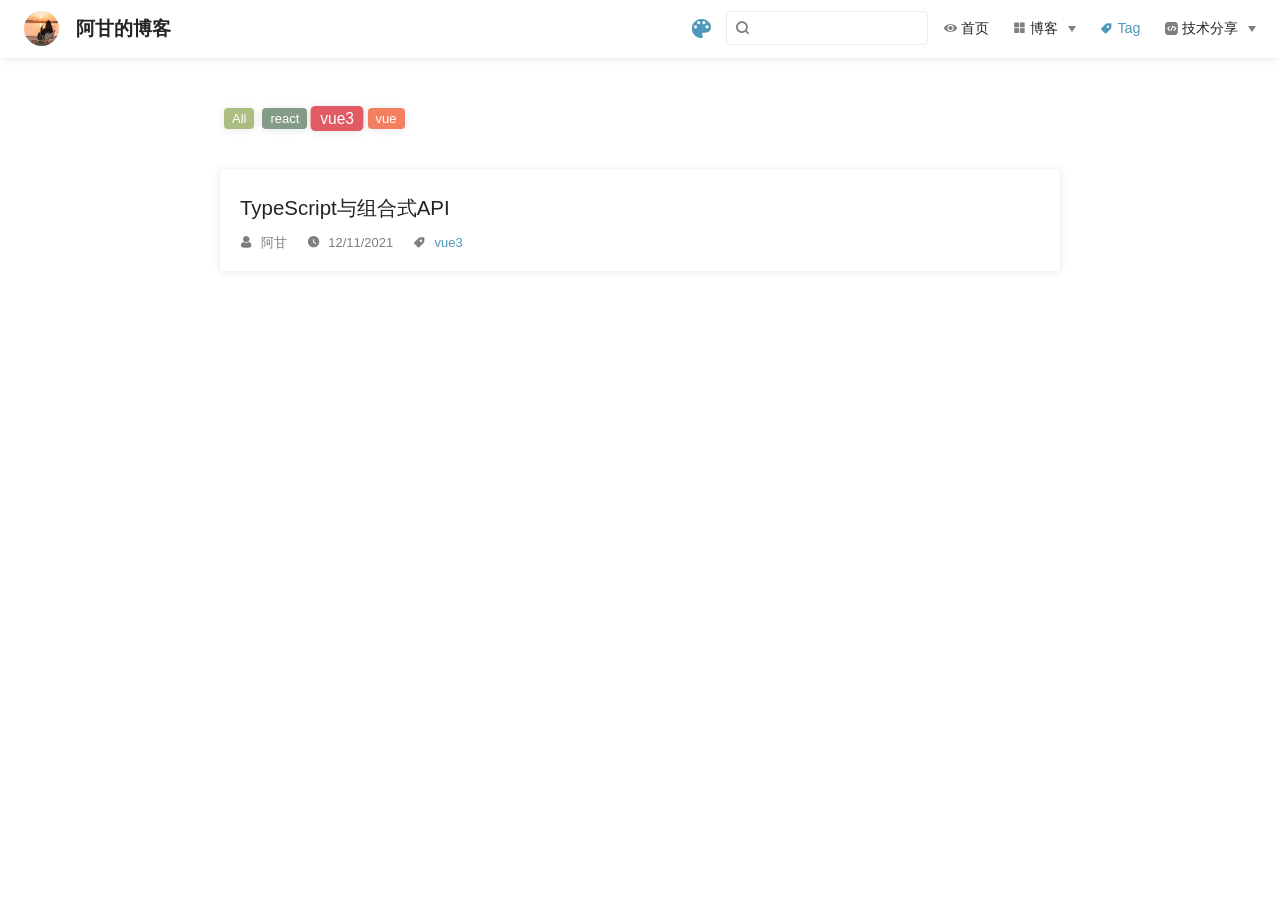
<file: tag/vue3/index.html>
<!DOCTYPE html>
<html lang="en-US">
  <head>
    <meta charset="utf-8">
    <meta name="viewport" content="width=device-width,initial-scale=1">
    <title>vue3 Tags | 阿甘的博客</title>
    <meta name="generator" content="VuePress 1.9.8">
    <link rel="icon" href="/img/favicon.ico">
    <meta name="description" content="Just playing around">
    <meta name="keywords" content="君哥聊编程,vuepress,自建博客,君哥">
    
    <link rel="preload" href="/assets/css/0.styles.2338e49a.css" as="style"><link rel="preload" href="/assets/js/app.ddab8428.js" as="script"><link rel="preload" href="/assets/js/4.09e2183b.js" as="script"><link rel="preload" href="/assets/js/1.950f6a81.js" as="script"><link rel="prefetch" href="/assets/js/10.45be2d88.js"><link rel="prefetch" href="/assets/js/11.e2ec60a9.js"><link rel="prefetch" href="/assets/js/12.56018b3f.js"><link rel="prefetch" href="/assets/js/13.a06029cd.js"><link rel="prefetch" href="/assets/js/14.23a7ea26.js"><link rel="prefetch" href="/assets/js/15.a2c33f14.js"><link rel="prefetch" href="/assets/js/3.9b6636cf.js"><link rel="prefetch" href="/assets/js/5.89a84d8a.js"><link rel="prefetch" href="/assets/js/6.f4c3f655.js"><link rel="prefetch" href="/assets/js/7.1a5f78e8.js"><link rel="prefetch" href="/assets/js/8.5c27ac5d.js"><link rel="prefetch" href="/assets/js/9.37bb849c.js">
    <link rel="stylesheet" href="/assets/css/0.styles.2338e49a.css">
  </head>
  <body>
    <div id="app" data-server-rendered="true"><div class="theme-container tag-wrapper no-sidebar" data-v-7dd95ae2 data-v-c29f409a><div data-v-7dd95ae2><div class="password-shadow password-wrapper-out" style="display:none;" data-v-59e6cb88 data-v-7dd95ae2 data-v-7dd95ae2><h3 class="title" data-v-59e6cb88>阿甘的博客</h3> <p class="description" data-v-59e6cb88>Just playing around</p> <label id="box" class="inputBox" data-v-59e6cb88><input type="password" value="" data-v-59e6cb88> <span data-v-59e6cb88>Konck! Knock!</span> <button data-v-59e6cb88>OK</button></label> <div class="footer" data-v-59e6cb88><span data-v-59e6cb88><i class="iconfont reco-theme" data-v-59e6cb88></i> <a target="blank" href="https://vuepress-theme-reco.recoluan.com" data-v-59e6cb88>vuePress-theme-reco</a></span> <span data-v-59e6cb88><i class="iconfont reco-copyright" data-v-59e6cb88></i> <a data-v-59e6cb88><span data-v-59e6cb88>阿甘</span>
          
        <span data-v-59e6cb88>2022 - </span>
        2023
      </a></span></div></div> <div class="hide" data-v-7dd95ae2><header class="navbar" data-v-7dd95ae2><div class="sidebar-button"><svg xmlns="http://www.w3.org/2000/svg" aria-hidden="true" role="img" viewBox="0 0 448 512" class="icon"><path fill="currentColor" d="M436 124H12c-6.627 0-12-5.373-12-12V80c0-6.627 5.373-12 12-12h424c6.627 0 12 5.373 12 12v32c0 6.627-5.373 12-12 12zm0 160H12c-6.627 0-12-5.373-12-12v-32c0-6.627 5.373-12 12-12h424c6.627 0 12 5.373 12 12v32c0 6.627-5.373 12-12 12zm0 160H12c-6.627 0-12-5.373-12-12v-32c0-6.627 5.373-12 12-12h424c6.627 0 12 5.373 12 12v32c0 6.627-5.373 12-12 12z"></path></svg></div> <a href="/" class="home-link router-link-active"><img src="/img/logo.jpg" alt="阿甘的博客" class="logo"> <span class="site-name">阿甘的博客</span></a> <div class="links"><div class="color-picker"><a class="color-button"><i class="iconfont reco-color"></i></a> <div class="color-picker-menu" style="display:none;"><div class="mode-options"><h4 class="title">Choose mode</h4> <ul class="color-mode-options"><li class="dark">dark</li><li class="auto active">auto</li><li class="light">light</li></ul></div></div></div> <div class="search-box"><i class="iconfont reco-search"></i> <input aria-label="Search" autocomplete="off" spellcheck="false" value=""> <!----></div> <nav class="nav-links can-hide"><div class="nav-item"><a href="/" class="nav-link"><i class="iconfont reco-eye"></i>
  首页
</a></div><div class="nav-item"><div class="dropdown-wrapper"><a class="dropdown-title"><span class="title"><i class="iconfont reco-category"></i>
      博客
    </span> <span class="arrow right"></span></a> <ul class="nav-dropdown" style="display:none;"><li class="dropdown-item"><!----> <a href="/categories/react/" class="nav-link"><i class="undefined"></i>
  react
</a></li><li class="dropdown-item"><!----> <a href="/categories/vue/" class="nav-link"><i class="undefined"></i>
  vue
</a></li></ul></div></div><div class="nav-item"><a href="/tag/" class="nav-link router-link-active"><i class="iconfont reco-tag"></i>
  Tag
</a></div><div class="nav-item"><div class="dropdown-wrapper"><a class="dropdown-title"><span class="title"><i class="iconfont reco-api"></i>
      技术分享
    </span> <span class="arrow right"></span></a> <ul class="nav-dropdown" style="display:none;"><li class="dropdown-item"><h4>react</h4> <ul class="dropdown-subitem-wrapper"><li class="dropdown-subitem"><a href="/技术文章/react/react-01.html" class="nav-link"><i class="undefined"></i>
  react函数组件和类组件
</a></li><li class="dropdown-subitem"><a href="/技术文章/react/react-02.html" class="nav-link"><i class="undefined"></i>
  react中setState
</a></li><li class="dropdown-subitem"><a href="/技术文章/react/react-03.html" class="nav-link"><i class="undefined"></i>
  React中合成事件this的指向和事件对象
</a></li></ul></li><li class="dropdown-item"><h4>Vue</h4> <ul class="dropdown-subitem-wrapper"><li class="dropdown-subitem"><a href="/技术文章/vue/vue双向绑定原理分析.html" class="nav-link"><i class="undefined"></i>
  vue双向绑定原理分析
</a></li><li class="dropdown-subitem"><a href="/技术文章/vue/vue3-01.html" class="nav-link"><i class="undefined"></i>
  TypeScript与组合式API
</a></li></ul></li></ul></div></div> <!----></nav></div></header> <div class="sidebar-mask" data-v-7dd95ae2></div> <aside class="sidebar" data-v-7dd95ae2><div class="personal-info-wrapper" data-v-1fad0c41 data-v-7dd95ae2><img src="/avatar.png" alt="author-avatar" class="personal-img" data-v-1fad0c41> <h3 class="name" data-v-1fad0c41>
    阿甘
  </h3> <div class="num" data-v-1fad0c41><div data-v-1fad0c41><h3 data-v-1fad0c41>5</h3> <h6 data-v-1fad0c41>Articles</h6></div> <div data-v-1fad0c41><h3 data-v-1fad0c41>3</h3> <h6 data-v-1fad0c41>Tags</h6></div></div> <ul class="social-links" data-v-1fad0c41></ul> <hr data-v-1fad0c41></div> <nav class="nav-links"><div class="nav-item"><a href="/" class="nav-link"><i class="iconfont reco-eye"></i>
  首页
</a></div><div class="nav-item"><div class="dropdown-wrapper"><a class="dropdown-title"><span class="title"><i class="iconfont reco-category"></i>
      博客
    </span> <span class="arrow right"></span></a> <ul class="nav-dropdown" style="display:none;"><li class="dropdown-item"><!----> <a href="/categories/react/" class="nav-link"><i class="undefined"></i>
  react
</a></li><li class="dropdown-item"><!----> <a href="/categories/vue/" class="nav-link"><i class="undefined"></i>
  vue
</a></li></ul></div></div><div class="nav-item"><a href="/tag/" class="nav-link router-link-active"><i class="iconfont reco-tag"></i>
  Tag
</a></div><div class="nav-item"><div class="dropdown-wrapper"><a class="dropdown-title"><span class="title"><i class="iconfont reco-api"></i>
      技术分享
    </span> <span class="arrow right"></span></a> <ul class="nav-dropdown" style="display:none;"><li class="dropdown-item"><h4>react</h4> <ul class="dropdown-subitem-wrapper"><li class="dropdown-subitem"><a href="/技术文章/react/react-01.html" class="nav-link"><i class="undefined"></i>
  react函数组件和类组件
</a></li><li class="dropdown-subitem"><a href="/技术文章/react/react-02.html" class="nav-link"><i class="undefined"></i>
  react中setState
</a></li><li class="dropdown-subitem"><a href="/技术文章/react/react-03.html" class="nav-link"><i class="undefined"></i>
  React中合成事件this的指向和事件对象
</a></li></ul></li><li class="dropdown-item"><h4>Vue</h4> <ul class="dropdown-subitem-wrapper"><li class="dropdown-subitem"><a href="/技术文章/vue/vue双向绑定原理分析.html" class="nav-link"><i class="undefined"></i>
  vue双向绑定原理分析
</a></li><li class="dropdown-subitem"><a href="/技术文章/vue/vue3-01.html" class="nav-link"><i class="undefined"></i>
  TypeScript与组合式API
</a></li></ul></li></ul></div></div> <!----></nav> <!----> </aside> <div class="password-shadow password-wrapper-in" style="display:none;" data-v-59e6cb88 data-v-7dd95ae2><h3 class="title" data-v-59e6cb88>vue3 Tags</h3> <!----> <label id="box" class="inputBox" data-v-59e6cb88><input type="password" value="" data-v-59e6cb88> <span data-v-59e6cb88>Konck! Knock!</span> <button data-v-59e6cb88>OK</button></label> <div class="footer" data-v-59e6cb88><span data-v-59e6cb88><i class="iconfont reco-theme" data-v-59e6cb88></i> <a target="blank" href="https://vuepress-theme-reco.recoluan.com" data-v-59e6cb88>vuePress-theme-reco</a></span> <span data-v-59e6cb88><i class="iconfont reco-copyright" data-v-59e6cb88></i> <a data-v-59e6cb88><span data-v-59e6cb88>阿甘</span>
          
        <span data-v-59e6cb88>2022 - </span>
        2023
      </a></span></div></div> <div data-v-7dd95ae2><div class="tags tags" data-v-cbf58c6c data-v-c29f409a><span style="background-color:#abbd81;display:;" data-v-cbf58c6c>All</span><span style="background-color:#f47e60;display:;" data-v-cbf58c6c>react</span><span class="active" style="background-color:#f26d6d;display:;" data-v-cbf58c6c>vue3</span><span style="background-color:#e15b64;display:;" data-v-cbf58c6c>vue</span></div> <div class="abstract-wrapper list" data-v-21a20f36 data-v-c29f409a><div class="abstract-item" data-v-73a63558 data-v-21a20f36><!----> <div class="title" data-v-73a63558><!----> <a href="/%E6%8A%80%E6%9C%AF%E6%96%87%E7%AB%A0/vue/vue3-01.html" data-v-73a63558>TypeScript与组合式API</a></div> <div class="abstract" data-v-73a63558></div> <div data-v-8a445198 data-v-73a63558><i class="iconfont reco-account" data-v-8a445198><span data-v-8a445198>阿甘</span></i> <i class="iconfont reco-date" data-v-8a445198><span data-v-8a445198>12/11/2021</span></i> <!----> <i class="tags iconfont reco-tag" data-v-8a445198><span class="tag-item active" data-v-8a445198>vue3</span></i></div></div> <div class="pagation pagation" style="display:none;" data-v-094d08e4 data-v-21a20f36><div class="pagation-list" data-v-094d08e4><span unselectable="on" class="jump" style="display:none;" data-v-094d08e4>Prev</span> <span class="jump" style="display:none;" data-v-094d08e4>1</span> <span class="ellipsis" style="display:none;" data-v-094d08e4>...</span> <span class="jump bgprimary" data-v-094d08e4>1</span> <span class="ellipsis" style="display:none;" data-v-094d08e4>...</span> <span class="jump" style="display:none;" data-v-094d08e4>1</span> <span class="jump" style="display:none;" data-v-094d08e4>Next</span> <span class="jumppoint" data-v-094d08e4>Jump To</span> <span class="jumpinp" data-v-094d08e4><input type="text" value="" data-v-094d08e4></span> <span class="jump gobtn" data-v-094d08e4>Go</span></div></div></div></div> <ul class="sub-sidebar sub-sidebar-wrapper" style="width:0;" data-v-b57cc07c data-v-7dd95ae2></ul></div></div></div><div class="global-ui"><div class="back-to-ceiling" style="right:1rem;bottom:6rem;width:2.5rem;height:2.5rem;border-radius:.25rem;line-height:2.5rem;display:none;" data-v-c6073ba8 data-v-c6073ba8><svg t="1574745035067" viewBox="0 0 1024 1024" version="1.1" xmlns="http://www.w3.org/2000/svg" p-id="5404" class="icon" data-v-c6073ba8><path d="M526.60727968 10.90185116a27.675 27.675 0 0 0-29.21455937 0c-131.36607665 82.28402758-218.69155461 228.01873535-218.69155402 394.07834331a462.20625001 462.20625001 0 0 0 5.36959153 69.94390903c1.00431239 6.55289093-0.34802892 13.13561351-3.76865779 18.80351572-32.63518765 54.11355614-51.75690182 118.55860487-51.7569018 187.94566865a371.06718723 371.06718723 0 0 0 11.50484808 91.98906777c6.53300375 25.50556257 41.68394495 28.14064038 52.69160883 4.22606766 17.37162448-37.73630017 42.14135425-72.50938081 72.80769204-103.21549295 2.18761121 3.04276886 4.15646224 6.24463696 6.40373557 9.22774369a1871.4375 1871.4375 0 0 0 140.04691725 5.34970492 1866.36093723 1866.36093723 0 0 0 140.04691723-5.34970492c2.24727335-2.98310674 4.21612437-6.18497483 6.3937923-9.2178004 30.66633723 30.70611158 55.4360664 65.4791928 72.80769147 103.21549355 11.00766384 23.91457269 46.15860503 21.27949489 52.69160879-4.22606768a371.15156223 371.15156223 0 0 0 11.514792-91.99901164c0-69.36717486-19.13165746-133.82216804-51.75690182-187.92578088-3.42062944-5.66790279-4.76302748-12.26056868-3.76865837-18.80351632a462.20625001 462.20625001 0 0 0 5.36959269-69.943909c-0.00994388-166.08943902-87.32547796-311.81420293-218.6915546-394.09823051zM605.93803103 357.87693858a93.93749974 93.93749974 0 1 1-187.89594924 6.1e-7 93.93749974 93.93749974 0 0 1 187.89594924-6.1e-7z" p-id="5405" data-v-c6073ba8></path><path d="M429.50777625 765.63860547C429.50777625 803.39355007 466.44236686 1000.39046097 512.00932183 1000.39046097c45.56695499 0 82.4922232-197.00623328 82.5015456-234.7518555 0-37.75494459-36.9345906-68.35043303-82.4922232-68.34111062-45.57627738-0.00932239-82.52019037 30.59548842-82.51086798 68.34111062z" p-id="5406" data-v-c6073ba8></path></svg></div></div></div>
    <script src="/assets/js/app.ddab8428.js" defer></script><script src="/assets/js/4.09e2183b.js" defer></script><script src="/assets/js/1.950f6a81.js" defer></script>
  </body>
</html>
</file>
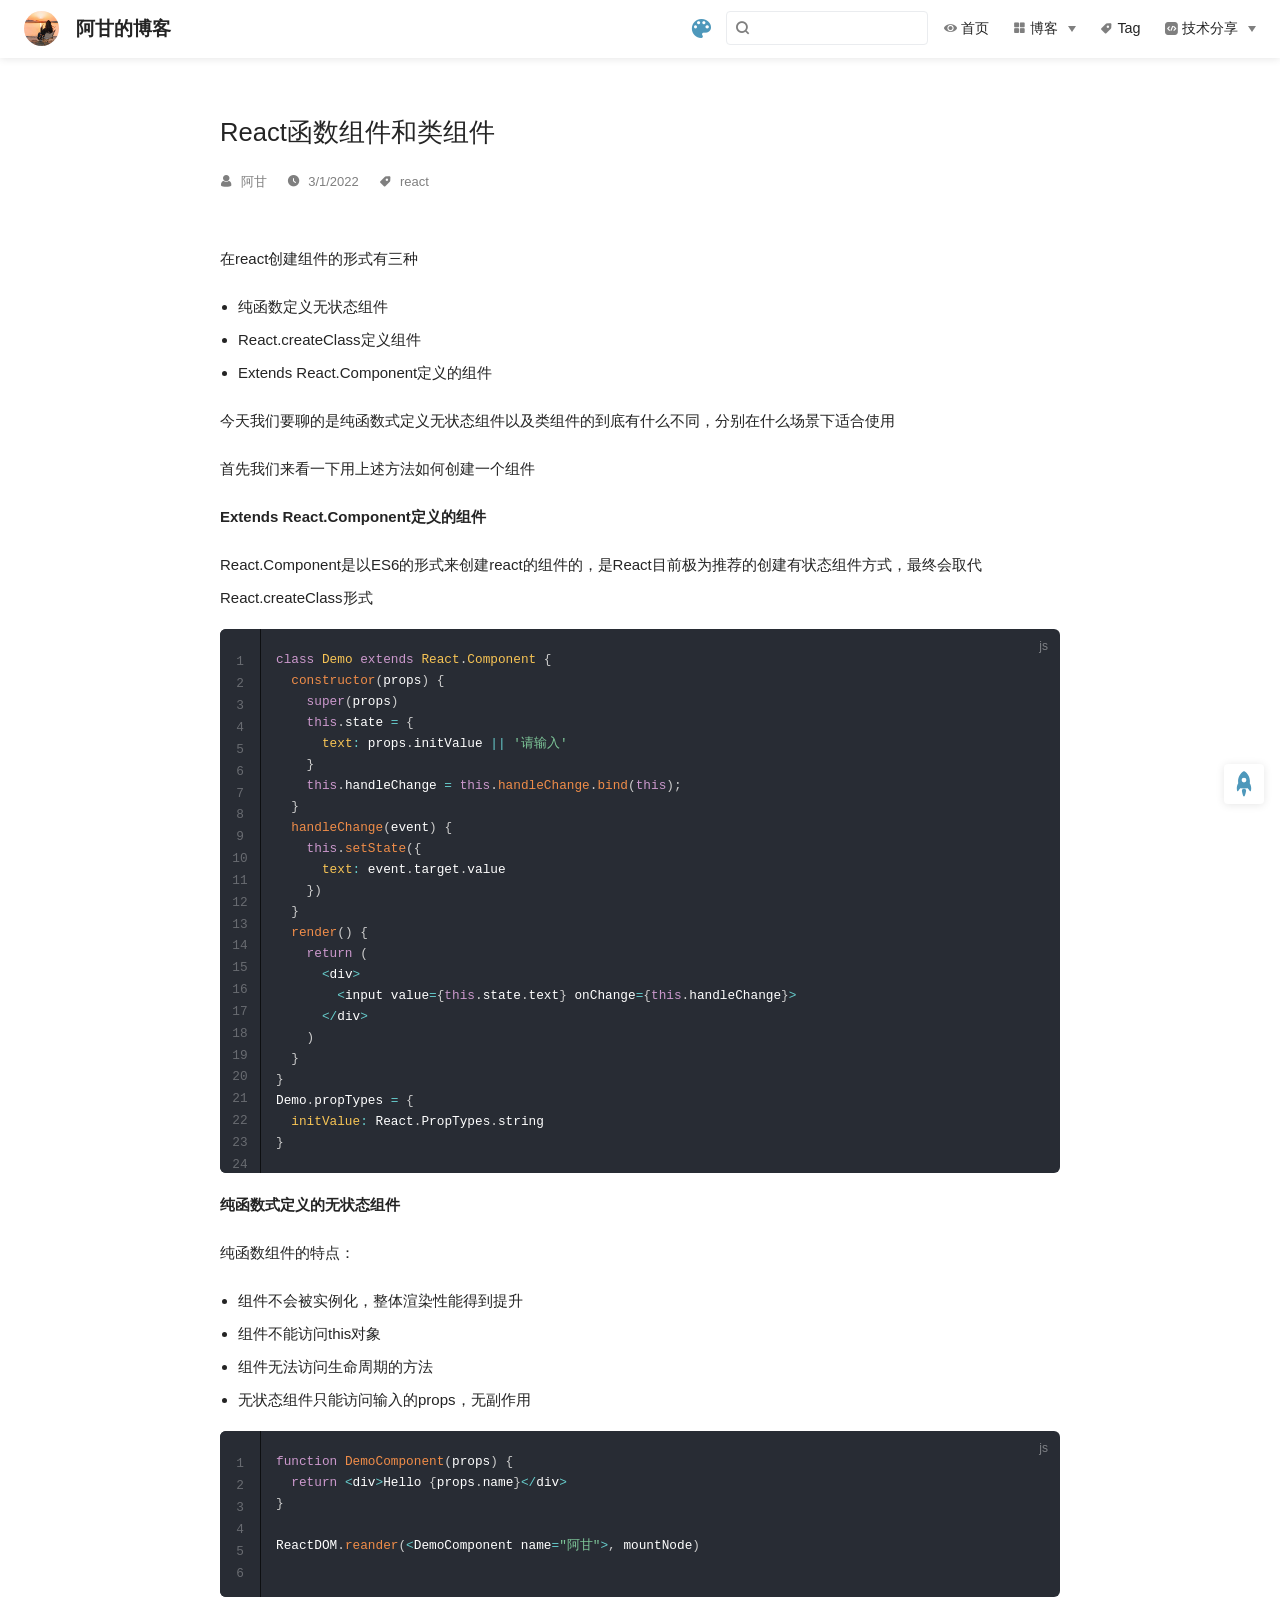
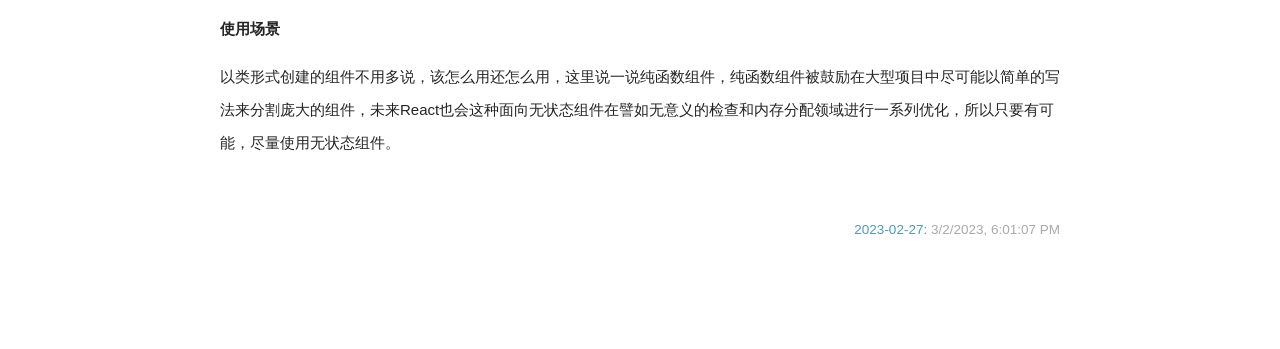
<file: 技术文章/react/react-01.html>
<!DOCTYPE html>
<html lang="en-US">
  <head>
    <meta charset="utf-8">
    <meta name="viewport" content="width=device-width,initial-scale=1">
    <title>React函数组件和类组件 | 阿甘的博客</title>
    <meta name="generator" content="VuePress 1.9.8">
    <link rel="icon" href="/img/favicon.ico">
    <meta name="description" content="Just playing around">
    <meta name="keywords" content="君哥聊编程,vuepress,自建博客,君哥">
    
    <link rel="preload" href="/assets/css/0.styles.2338e49a.css" as="style"><link rel="preload" href="/assets/js/app.ddab8428.js" as="script"><link rel="preload" href="/assets/js/3.9b6636cf.js" as="script"><link rel="preload" href="/assets/js/1.950f6a81.js" as="script"><link rel="preload" href="/assets/js/12.56018b3f.js" as="script"><link rel="prefetch" href="/assets/js/10.45be2d88.js"><link rel="prefetch" href="/assets/js/11.e2ec60a9.js"><link rel="prefetch" href="/assets/js/13.a06029cd.js"><link rel="prefetch" href="/assets/js/14.23a7ea26.js"><link rel="prefetch" href="/assets/js/15.a2c33f14.js"><link rel="prefetch" href="/assets/js/4.09e2183b.js"><link rel="prefetch" href="/assets/js/5.89a84d8a.js"><link rel="prefetch" href="/assets/js/6.f4c3f655.js"><link rel="prefetch" href="/assets/js/7.1a5f78e8.js"><link rel="prefetch" href="/assets/js/8.5c27ac5d.js"><link rel="prefetch" href="/assets/js/9.37bb849c.js">
    <link rel="stylesheet" href="/assets/css/0.styles.2338e49a.css">
  </head>
  <body>
    <div id="app" data-server-rendered="true"><div class="theme-container no-sidebar" data-v-7dd95ae2><div data-v-7dd95ae2><div class="password-shadow password-wrapper-out" style="display:none;" data-v-59e6cb88 data-v-7dd95ae2 data-v-7dd95ae2><h3 class="title" data-v-59e6cb88>阿甘的博客</h3> <p class="description" data-v-59e6cb88>Just playing around</p> <label id="box" class="inputBox" data-v-59e6cb88><input type="password" value="" data-v-59e6cb88> <span data-v-59e6cb88>Konck! Knock!</span> <button data-v-59e6cb88>OK</button></label> <div class="footer" data-v-59e6cb88><span data-v-59e6cb88><i class="iconfont reco-theme" data-v-59e6cb88></i> <a target="blank" href="https://vuepress-theme-reco.recoluan.com" data-v-59e6cb88>vuePress-theme-reco</a></span> <span data-v-59e6cb88><i class="iconfont reco-copyright" data-v-59e6cb88></i> <a data-v-59e6cb88><span data-v-59e6cb88>阿甘</span>
          
        <span data-v-59e6cb88>2022 - </span>
        2023
      </a></span></div></div> <div class="hide" data-v-7dd95ae2><header class="navbar" data-v-7dd95ae2><div class="sidebar-button"><svg xmlns="http://www.w3.org/2000/svg" aria-hidden="true" role="img" viewBox="0 0 448 512" class="icon"><path fill="currentColor" d="M436 124H12c-6.627 0-12-5.373-12-12V80c0-6.627 5.373-12 12-12h424c6.627 0 12 5.373 12 12v32c0 6.627-5.373 12-12 12zm0 160H12c-6.627 0-12-5.373-12-12v-32c0-6.627 5.373-12 12-12h424c6.627 0 12 5.373 12 12v32c0 6.627-5.373 12-12 12zm0 160H12c-6.627 0-12-5.373-12-12v-32c0-6.627 5.373-12 12-12h424c6.627 0 12 5.373 12 12v32c0 6.627-5.373 12-12 12z"></path></svg></div> <a href="/" class="home-link router-link-active"><img src="/img/logo.jpg" alt="阿甘的博客" class="logo"> <span class="site-name">阿甘的博客</span></a> <div class="links"><div class="color-picker"><a class="color-button"><i class="iconfont reco-color"></i></a> <div class="color-picker-menu" style="display:none;"><div class="mode-options"><h4 class="title">Choose mode</h4> <ul class="color-mode-options"><li class="dark">dark</li><li class="auto active">auto</li><li class="light">light</li></ul></div></div></div> <div class="search-box"><i class="iconfont reco-search"></i> <input aria-label="Search" autocomplete="off" spellcheck="false" value=""> <!----></div> <nav class="nav-links can-hide"><div class="nav-item"><a href="/" class="nav-link"><i class="iconfont reco-eye"></i>
  首页
</a></div><div class="nav-item"><div class="dropdown-wrapper"><a class="dropdown-title"><span class="title"><i class="iconfont reco-category"></i>
      博客
    </span> <span class="arrow right"></span></a> <ul class="nav-dropdown" style="display:none;"><li class="dropdown-item"><!----> <a href="/categories/react/" class="nav-link"><i class="undefined"></i>
  react
</a></li><li class="dropdown-item"><!----> <a href="/categories/vue/" class="nav-link"><i class="undefined"></i>
  vue
</a></li></ul></div></div><div class="nav-item"><a href="/tag/" class="nav-link"><i class="iconfont reco-tag"></i>
  Tag
</a></div><div class="nav-item"><div class="dropdown-wrapper"><a class="dropdown-title"><span class="title"><i class="iconfont reco-api"></i>
      技术分享
    </span> <span class="arrow right"></span></a> <ul class="nav-dropdown" style="display:none;"><li class="dropdown-item"><h4>react</h4> <ul class="dropdown-subitem-wrapper"><li class="dropdown-subitem"><a href="/技术文章/react/react-01.html" class="nav-link"><i class="undefined"></i>
  react函数组件和类组件
</a></li><li class="dropdown-subitem"><a href="/技术文章/react/react-02.html" class="nav-link"><i class="undefined"></i>
  react中setState
</a></li><li class="dropdown-subitem"><a href="/技术文章/react/react-03.html" class="nav-link"><i class="undefined"></i>
  React中合成事件this的指向和事件对象
</a></li></ul></li><li class="dropdown-item"><h4>Vue</h4> <ul class="dropdown-subitem-wrapper"><li class="dropdown-subitem"><a href="/技术文章/vue/vue双向绑定原理分析.html" class="nav-link"><i class="undefined"></i>
  vue双向绑定原理分析
</a></li><li class="dropdown-subitem"><a href="/技术文章/vue/vue3-01.html" class="nav-link"><i class="undefined"></i>
  TypeScript与组合式API
</a></li></ul></li></ul></div></div> <!----></nav></div></header> <div class="sidebar-mask" data-v-7dd95ae2></div> <aside class="sidebar" data-v-7dd95ae2><div class="personal-info-wrapper" data-v-1fad0c41 data-v-7dd95ae2><img src="/avatar.png" alt="author-avatar" class="personal-img" data-v-1fad0c41> <h3 class="name" data-v-1fad0c41>
    阿甘
  </h3> <div class="num" data-v-1fad0c41><div data-v-1fad0c41><h3 data-v-1fad0c41>5</h3> <h6 data-v-1fad0c41>Articles</h6></div> <div data-v-1fad0c41><h3 data-v-1fad0c41>3</h3> <h6 data-v-1fad0c41>Tags</h6></div></div> <ul class="social-links" data-v-1fad0c41></ul> <hr data-v-1fad0c41></div> <nav class="nav-links"><div class="nav-item"><a href="/" class="nav-link"><i class="iconfont reco-eye"></i>
  首页
</a></div><div class="nav-item"><div class="dropdown-wrapper"><a class="dropdown-title"><span class="title"><i class="iconfont reco-category"></i>
      博客
    </span> <span class="arrow right"></span></a> <ul class="nav-dropdown" style="display:none;"><li class="dropdown-item"><!----> <a href="/categories/react/" class="nav-link"><i class="undefined"></i>
  react
</a></li><li class="dropdown-item"><!----> <a href="/categories/vue/" class="nav-link"><i class="undefined"></i>
  vue
</a></li></ul></div></div><div class="nav-item"><a href="/tag/" class="nav-link"><i class="iconfont reco-tag"></i>
  Tag
</a></div><div class="nav-item"><div class="dropdown-wrapper"><a class="dropdown-title"><span class="title"><i class="iconfont reco-api"></i>
      技术分享
    </span> <span class="arrow right"></span></a> <ul class="nav-dropdown" style="display:none;"><li class="dropdown-item"><h4>react</h4> <ul class="dropdown-subitem-wrapper"><li class="dropdown-subitem"><a href="/技术文章/react/react-01.html" class="nav-link"><i class="undefined"></i>
  react函数组件和类组件
</a></li><li class="dropdown-subitem"><a href="/技术文章/react/react-02.html" class="nav-link"><i class="undefined"></i>
  react中setState
</a></li><li class="dropdown-subitem"><a href="/技术文章/react/react-03.html" class="nav-link"><i class="undefined"></i>
  React中合成事件this的指向和事件对象
</a></li></ul></li><li class="dropdown-item"><h4>Vue</h4> <ul class="dropdown-subitem-wrapper"><li class="dropdown-subitem"><a href="/技术文章/vue/vue双向绑定原理分析.html" class="nav-link"><i class="undefined"></i>
  vue双向绑定原理分析
</a></li><li class="dropdown-subitem"><a href="/技术文章/vue/vue3-01.html" class="nav-link"><i class="undefined"></i>
  TypeScript与组合式API
</a></li></ul></li></ul></div></div> <!----></nav> <!----> </aside> <div class="password-shadow password-wrapper-in" style="display:none;" data-v-59e6cb88 data-v-7dd95ae2><h3 class="title" data-v-59e6cb88>React函数组件和类组件</h3> <!----> <label id="box" class="inputBox" data-v-59e6cb88><input type="password" value="" data-v-59e6cb88> <span data-v-59e6cb88>Konck! Knock!</span> <button data-v-59e6cb88>OK</button></label> <div class="footer" data-v-59e6cb88><span data-v-59e6cb88><i class="iconfont reco-theme" data-v-59e6cb88></i> <a target="blank" href="https://vuepress-theme-reco.recoluan.com" data-v-59e6cb88>vuePress-theme-reco</a></span> <span data-v-59e6cb88><i class="iconfont reco-copyright" data-v-59e6cb88></i> <a data-v-59e6cb88><span data-v-59e6cb88>阿甘</span>
          
        <span data-v-59e6cb88>2022 - </span>
        2023
      </a></span></div></div> <div data-v-7dd95ae2><div data-v-7dd95ae2><main class="page" style="padding-right:0;"><section style="display:;"><div class="page-title"><h1 class="title">React函数组件和类组件</h1> <div data-v-8a445198><i class="iconfont reco-account" data-v-8a445198><span data-v-8a445198>阿甘</span></i> <i class="iconfont reco-date" data-v-8a445198><span data-v-8a445198>3/1/2022</span></i> <!----> <i class="tags iconfont reco-tag" data-v-8a445198><span class="tag-item" data-v-8a445198>react</span></i></div></div> <div class="theme-reco-content content__default"><p>在react创建组件的形式有三种</p> <ul><li>纯函数定义无状态组件</li> <li>React.createClass定义组件</li> <li>Extends React.Component定义的组件</li></ul> <p>今天我们要聊的是纯函数式定义无状态组件以及类组件的到底有什么不同，分别在什么场景下适合使用</p> <p>首先我们来看一下用上述方法如何创建一个组件</p> <p><strong>Extends React.Component定义的组件</strong></p> <p>React.Component是以ES6的形式来创建react的组件的，是React目前极为推荐的创建有状态组件方式，最终会取代React.createClass形式</p> <div class="language-js line-numbers-mode"><pre class="language-js"><code><span class="token keyword">class</span> <span class="token class-name">Demo</span> <span class="token keyword">extends</span> <span class="token class-name">React<span class="token punctuation">.</span>Component</span> <span class="token punctuation">{</span>
  <span class="token function">constructor</span><span class="token punctuation">(</span><span class="token parameter">props</span><span class="token punctuation">)</span> <span class="token punctuation">{</span>
    <span class="token keyword">super</span><span class="token punctuation">(</span>props<span class="token punctuation">)</span>
    <span class="token keyword">this</span><span class="token punctuation">.</span>state <span class="token operator">=</span> <span class="token punctuation">{</span>
      <span class="token literal-property property">text</span><span class="token operator">:</span> props<span class="token punctuation">.</span>initValue <span class="token operator">||</span> <span class="token string">'请输入'</span>
    <span class="token punctuation">}</span>
    <span class="token keyword">this</span><span class="token punctuation">.</span>handleChange <span class="token operator">=</span> <span class="token keyword">this</span><span class="token punctuation">.</span><span class="token function">handleChange</span><span class="token punctuation">.</span><span class="token function">bind</span><span class="token punctuation">(</span><span class="token keyword">this</span><span class="token punctuation">)</span><span class="token punctuation">;</span>
  <span class="token punctuation">}</span>
  <span class="token function">handleChange</span><span class="token punctuation">(</span><span class="token parameter">event</span><span class="token punctuation">)</span> <span class="token punctuation">{</span>
    <span class="token keyword">this</span><span class="token punctuation">.</span><span class="token function">setState</span><span class="token punctuation">(</span><span class="token punctuation">{</span>
      <span class="token literal-property property">text</span><span class="token operator">:</span> event<span class="token punctuation">.</span>target<span class="token punctuation">.</span>value
    <span class="token punctuation">}</span><span class="token punctuation">)</span>
  <span class="token punctuation">}</span>
  <span class="token function">render</span><span class="token punctuation">(</span><span class="token punctuation">)</span> <span class="token punctuation">{</span>
    <span class="token keyword">return</span> <span class="token punctuation">(</span>
      <span class="token operator">&lt;</span>div<span class="token operator">&gt;</span>
        <span class="token operator">&lt;</span>input value<span class="token operator">=</span><span class="token punctuation">{</span><span class="token keyword">this</span><span class="token punctuation">.</span>state<span class="token punctuation">.</span>text<span class="token punctuation">}</span> onChange<span class="token operator">=</span><span class="token punctuation">{</span><span class="token keyword">this</span><span class="token punctuation">.</span>handleChange<span class="token punctuation">}</span><span class="token operator">&gt;</span>
      <span class="token operator">&lt;</span><span class="token operator">/</span>div<span class="token operator">&gt;</span>
    <span class="token punctuation">)</span>
  <span class="token punctuation">}</span>
<span class="token punctuation">}</span>
Demo<span class="token punctuation">.</span>propTypes <span class="token operator">=</span> <span class="token punctuation">{</span>
  <span class="token literal-property property">initValue</span><span class="token operator">:</span> React<span class="token punctuation">.</span>PropTypes<span class="token punctuation">.</span>string
<span class="token punctuation">}</span>
</code></pre> <div class="line-numbers-wrapper"><span class="line-number">1</span><br><span class="line-number">2</span><br><span class="line-number">3</span><br><span class="line-number">4</span><br><span class="line-number">5</span><br><span class="line-number">6</span><br><span class="line-number">7</span><br><span class="line-number">8</span><br><span class="line-number">9</span><br><span class="line-number">10</span><br><span class="line-number">11</span><br><span class="line-number">12</span><br><span class="line-number">13</span><br><span class="line-number">14</span><br><span class="line-number">15</span><br><span class="line-number">16</span><br><span class="line-number">17</span><br><span class="line-number">18</span><br><span class="line-number">19</span><br><span class="line-number">20</span><br><span class="line-number">21</span><br><span class="line-number">22</span><br><span class="line-number">23</span><br><span class="line-number">24</span><br></div></div><p><strong>纯函数式定义的无状态组件</strong></p> <p>纯函数组件的特点：</p> <ul><li>组件不会被实例化，整体渲染性能得到提升</li> <li>组件不能访问this对象</li> <li>组件无法访问生命周期的方法</li> <li>无状态组件只能访问输入的props，无副作用</li></ul> <div class="language-js line-numbers-mode"><pre class="language-js"><code><span class="token keyword">function</span> <span class="token function">DemoComponent</span><span class="token punctuation">(</span><span class="token parameter">props</span><span class="token punctuation">)</span> <span class="token punctuation">{</span>
  <span class="token keyword">return</span> <span class="token operator">&lt;</span>div<span class="token operator">&gt;</span>Hello <span class="token punctuation">{</span>props<span class="token punctuation">.</span>name<span class="token punctuation">}</span><span class="token operator">&lt;</span><span class="token operator">/</span>div<span class="token operator">&gt;</span>
<span class="token punctuation">}</span>

ReactDOM<span class="token punctuation">.</span><span class="token function">reander</span><span class="token punctuation">(</span><span class="token operator">&lt;</span>DemoComponent name<span class="token operator">=</span><span class="token string">&quot;阿甘&quot;</span><span class="token operator">&gt;</span><span class="token punctuation">,</span> mountNode<span class="token punctuation">)</span>

</code></pre> <div class="line-numbers-wrapper"><span class="line-number">1</span><br><span class="line-number">2</span><br><span class="line-number">3</span><br><span class="line-number">4</span><br><span class="line-number">5</span><br><span class="line-number">6</span><br></div></div><p><strong>使用场景</strong></p> <p>以类形式创建的组件不用多说，该怎么用还怎么用，这里说一说纯函数组件，纯函数组件被鼓励在大型项目中尽可能以简单的写法来分割庞大的组件，未来React也会这种面向无状态组件在譬如无意义的检查和内存分配领域进行一系列优化，所以只要有可能，尽量使用无状态组件。</p></div></section> <footer class="page-edit"><!----> <div class="last-updated"><span class="prefix">2023-02-27: </span> <span class="time">3/2/2023, 6:01:07 PM</span></div></footer> <!----> <div class="comments-wrapper"><!----></div></main></div> <!----></div> <ul class="sub-sidebar sub-sidebar-wrapper" style="width:0;" data-v-b57cc07c data-v-7dd95ae2></ul></div></div></div><div class="global-ui"><div class="back-to-ceiling" style="right:1rem;bottom:6rem;width:2.5rem;height:2.5rem;border-radius:.25rem;line-height:2.5rem;display:none;" data-v-c6073ba8 data-v-c6073ba8><svg t="1574745035067" viewBox="0 0 1024 1024" version="1.1" xmlns="http://www.w3.org/2000/svg" p-id="5404" class="icon" data-v-c6073ba8><path d="M526.60727968 10.90185116a27.675 27.675 0 0 0-29.21455937 0c-131.36607665 82.28402758-218.69155461 228.01873535-218.69155402 394.07834331a462.20625001 462.20625001 0 0 0 5.36959153 69.94390903c1.00431239 6.55289093-0.34802892 13.13561351-3.76865779 18.80351572-32.63518765 54.11355614-51.75690182 118.55860487-51.7569018 187.94566865a371.06718723 371.06718723 0 0 0 11.50484808 91.98906777c6.53300375 25.50556257 41.68394495 28.14064038 52.69160883 4.22606766 17.37162448-37.73630017 42.14135425-72.50938081 72.80769204-103.21549295 2.18761121 3.04276886 4.15646224 6.24463696 6.40373557 9.22774369a1871.4375 1871.4375 0 0 0 140.04691725 5.34970492 1866.36093723 1866.36093723 0 0 0 140.04691723-5.34970492c2.24727335-2.98310674 4.21612437-6.18497483 6.3937923-9.2178004 30.66633723 30.70611158 55.4360664 65.4791928 72.80769147 103.21549355 11.00766384 23.91457269 46.15860503 21.27949489 52.69160879-4.22606768a371.15156223 371.15156223 0 0 0 11.514792-91.99901164c0-69.36717486-19.13165746-133.82216804-51.75690182-187.92578088-3.42062944-5.66790279-4.76302748-12.26056868-3.76865837-18.80351632a462.20625001 462.20625001 0 0 0 5.36959269-69.943909c-0.00994388-166.08943902-87.32547796-311.81420293-218.6915546-394.09823051zM605.93803103 357.87693858a93.93749974 93.93749974 0 1 1-187.89594924 6.1e-7 93.93749974 93.93749974 0 0 1 187.89594924-6.1e-7z" p-id="5405" data-v-c6073ba8></path><path d="M429.50777625 765.63860547C429.50777625 803.39355007 466.44236686 1000.39046097 512.00932183 1000.39046097c45.56695499 0 82.4922232-197.00623328 82.5015456-234.7518555 0-37.75494459-36.9345906-68.35043303-82.4922232-68.34111062-45.57627738-0.00932239-82.52019037 30.59548842-82.51086798 68.34111062z" p-id="5406" data-v-c6073ba8></path></svg></div></div></div>
    <script src="/assets/js/app.ddab8428.js" defer></script><script src="/assets/js/3.9b6636cf.js" defer></script><script src="/assets/js/1.950f6a81.js" defer></script><script src="/assets/js/12.56018b3f.js" defer></script>
  </body>
</html>
</file>
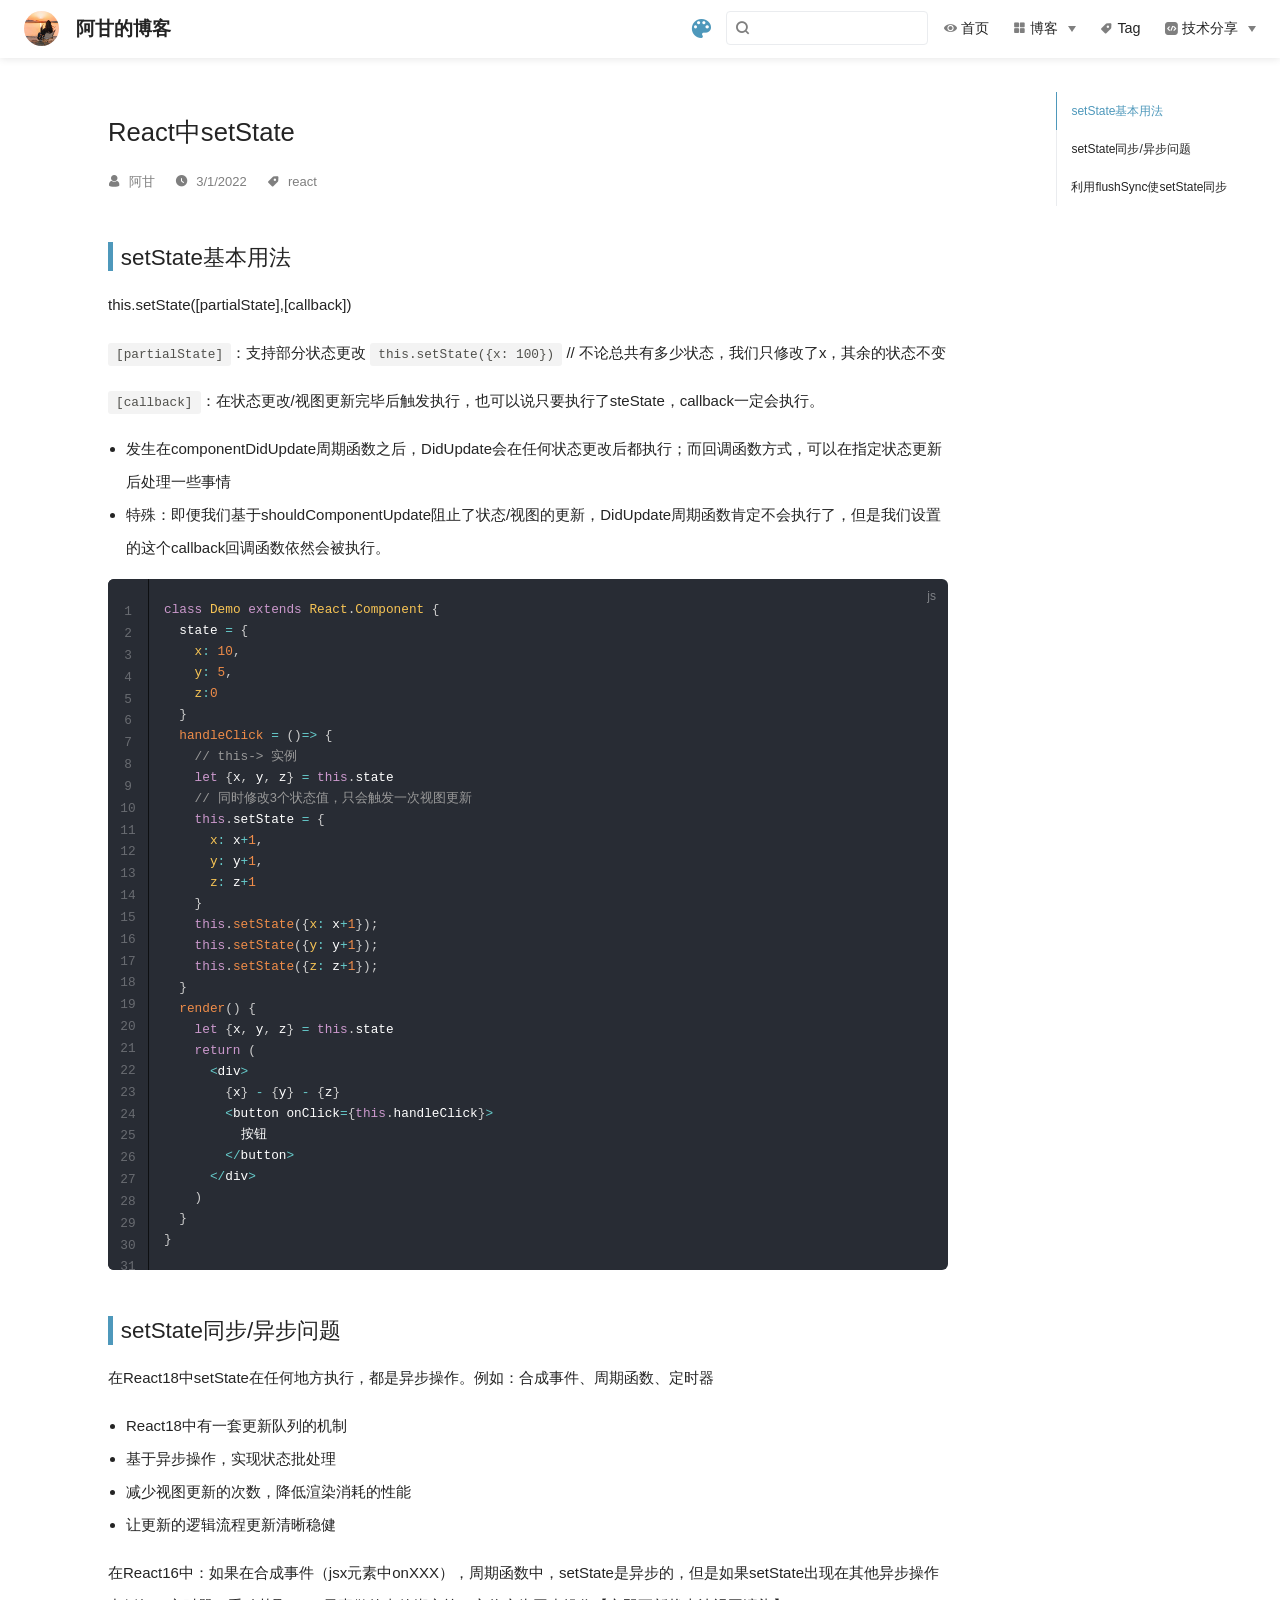
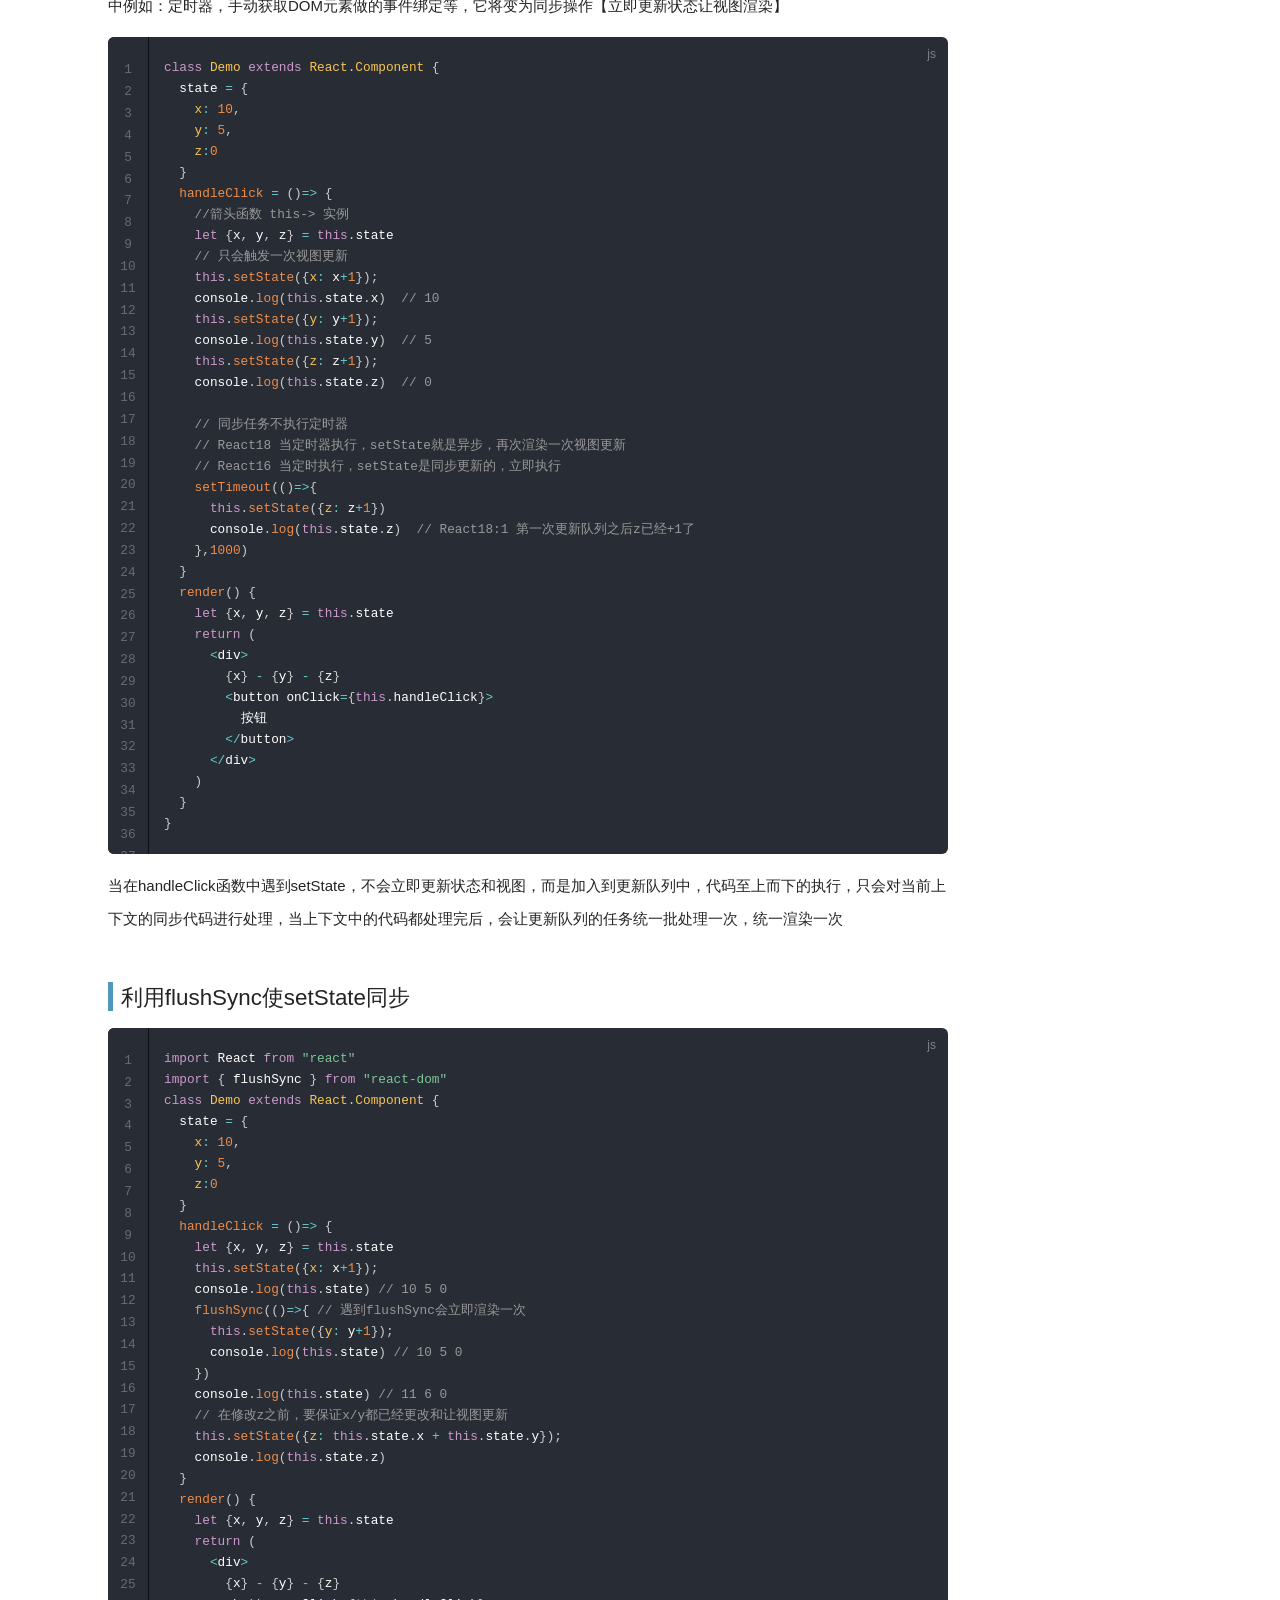
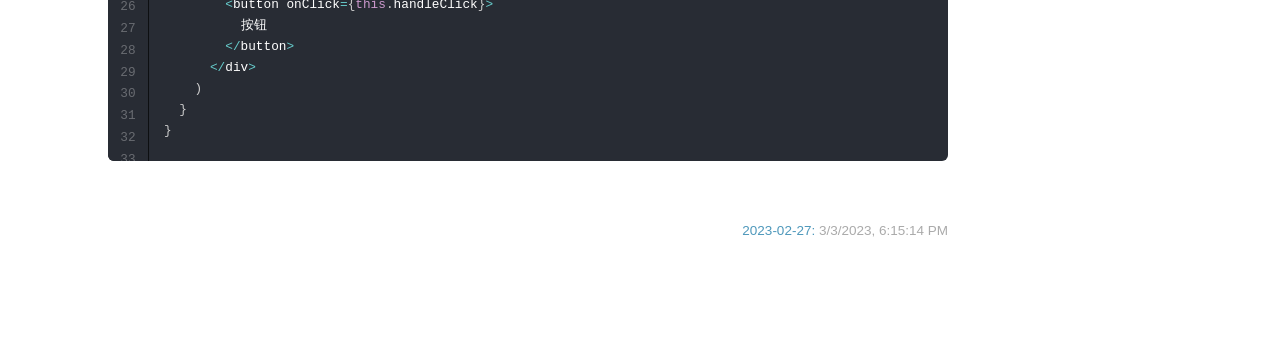
<file: 技术文章/react/react-02.html>
<!DOCTYPE html>
<html lang="en-US">
  <head>
    <meta charset="utf-8">
    <meta name="viewport" content="width=device-width,initial-scale=1">
    <title>React中setState | 阿甘的博客</title>
    <meta name="generator" content="VuePress 1.9.8">
    <link rel="icon" href="/img/favicon.ico">
    <meta name="description" content="Just playing around">
    <meta name="keywords" content="君哥聊编程,vuepress,自建博客,君哥">
    
    <link rel="preload" href="/assets/css/0.styles.2338e49a.css" as="style"><link rel="preload" href="/assets/js/app.ddab8428.js" as="script"><link rel="preload" href="/assets/js/3.9b6636cf.js" as="script"><link rel="preload" href="/assets/js/1.950f6a81.js" as="script"><link rel="preload" href="/assets/js/13.a06029cd.js" as="script"><link rel="prefetch" href="/assets/js/10.45be2d88.js"><link rel="prefetch" href="/assets/js/11.e2ec60a9.js"><link rel="prefetch" href="/assets/js/12.56018b3f.js"><link rel="prefetch" href="/assets/js/14.23a7ea26.js"><link rel="prefetch" href="/assets/js/15.a2c33f14.js"><link rel="prefetch" href="/assets/js/4.09e2183b.js"><link rel="prefetch" href="/assets/js/5.89a84d8a.js"><link rel="prefetch" href="/assets/js/6.f4c3f655.js"><link rel="prefetch" href="/assets/js/7.1a5f78e8.js"><link rel="prefetch" href="/assets/js/8.5c27ac5d.js"><link rel="prefetch" href="/assets/js/9.37bb849c.js">
    <link rel="stylesheet" href="/assets/css/0.styles.2338e49a.css">
  </head>
  <body>
    <div id="app" data-server-rendered="true"><div class="theme-container no-sidebar" data-v-7dd95ae2><div data-v-7dd95ae2><div class="password-shadow password-wrapper-out" style="display:none;" data-v-59e6cb88 data-v-7dd95ae2 data-v-7dd95ae2><h3 class="title" data-v-59e6cb88>阿甘的博客</h3> <p class="description" data-v-59e6cb88>Just playing around</p> <label id="box" class="inputBox" data-v-59e6cb88><input type="password" value="" data-v-59e6cb88> <span data-v-59e6cb88>Konck! Knock!</span> <button data-v-59e6cb88>OK</button></label> <div class="footer" data-v-59e6cb88><span data-v-59e6cb88><i class="iconfont reco-theme" data-v-59e6cb88></i> <a target="blank" href="https://vuepress-theme-reco.recoluan.com" data-v-59e6cb88>vuePress-theme-reco</a></span> <span data-v-59e6cb88><i class="iconfont reco-copyright" data-v-59e6cb88></i> <a data-v-59e6cb88><span data-v-59e6cb88>阿甘</span>
          
        <span data-v-59e6cb88>2022 - </span>
        2023
      </a></span></div></div> <div class="hide" data-v-7dd95ae2><header class="navbar" data-v-7dd95ae2><div class="sidebar-button"><svg xmlns="http://www.w3.org/2000/svg" aria-hidden="true" role="img" viewBox="0 0 448 512" class="icon"><path fill="currentColor" d="M436 124H12c-6.627 0-12-5.373-12-12V80c0-6.627 5.373-12 12-12h424c6.627 0 12 5.373 12 12v32c0 6.627-5.373 12-12 12zm0 160H12c-6.627 0-12-5.373-12-12v-32c0-6.627 5.373-12 12-12h424c6.627 0 12 5.373 12 12v32c0 6.627-5.373 12-12 12zm0 160H12c-6.627 0-12-5.373-12-12v-32c0-6.627 5.373-12 12-12h424c6.627 0 12 5.373 12 12v32c0 6.627-5.373 12-12 12z"></path></svg></div> <a href="/" class="home-link router-link-active"><img src="/img/logo.jpg" alt="阿甘的博客" class="logo"> <span class="site-name">阿甘的博客</span></a> <div class="links"><div class="color-picker"><a class="color-button"><i class="iconfont reco-color"></i></a> <div class="color-picker-menu" style="display:none;"><div class="mode-options"><h4 class="title">Choose mode</h4> <ul class="color-mode-options"><li class="dark">dark</li><li class="auto active">auto</li><li class="light">light</li></ul></div></div></div> <div class="search-box"><i class="iconfont reco-search"></i> <input aria-label="Search" autocomplete="off" spellcheck="false" value=""> <!----></div> <nav class="nav-links can-hide"><div class="nav-item"><a href="/" class="nav-link"><i class="iconfont reco-eye"></i>
  首页
</a></div><div class="nav-item"><div class="dropdown-wrapper"><a class="dropdown-title"><span class="title"><i class="iconfont reco-category"></i>
      博客
    </span> <span class="arrow right"></span></a> <ul class="nav-dropdown" style="display:none;"><li class="dropdown-item"><!----> <a href="/categories/react/" class="nav-link"><i class="undefined"></i>
  react
</a></li><li class="dropdown-item"><!----> <a href="/categories/vue/" class="nav-link"><i class="undefined"></i>
  vue
</a></li></ul></div></div><div class="nav-item"><a href="/tag/" class="nav-link"><i class="iconfont reco-tag"></i>
  Tag
</a></div><div class="nav-item"><div class="dropdown-wrapper"><a class="dropdown-title"><span class="title"><i class="iconfont reco-api"></i>
      技术分享
    </span> <span class="arrow right"></span></a> <ul class="nav-dropdown" style="display:none;"><li class="dropdown-item"><h4>react</h4> <ul class="dropdown-subitem-wrapper"><li class="dropdown-subitem"><a href="/技术文章/react/react-01.html" class="nav-link"><i class="undefined"></i>
  react函数组件和类组件
</a></li><li class="dropdown-subitem"><a href="/技术文章/react/react-02.html" class="nav-link"><i class="undefined"></i>
  react中setState
</a></li><li class="dropdown-subitem"><a href="/技术文章/react/react-03.html" class="nav-link"><i class="undefined"></i>
  React中合成事件this的指向和事件对象
</a></li></ul></li><li class="dropdown-item"><h4>Vue</h4> <ul class="dropdown-subitem-wrapper"><li class="dropdown-subitem"><a href="/技术文章/vue/vue双向绑定原理分析.html" class="nav-link"><i class="undefined"></i>
  vue双向绑定原理分析
</a></li><li class="dropdown-subitem"><a href="/技术文章/vue/vue3-01.html" class="nav-link"><i class="undefined"></i>
  TypeScript与组合式API
</a></li></ul></li></ul></div></div> <!----></nav></div></header> <div class="sidebar-mask" data-v-7dd95ae2></div> <aside class="sidebar" data-v-7dd95ae2><div class="personal-info-wrapper" data-v-1fad0c41 data-v-7dd95ae2><img src="/avatar.png" alt="author-avatar" class="personal-img" data-v-1fad0c41> <h3 class="name" data-v-1fad0c41>
    阿甘
  </h3> <div class="num" data-v-1fad0c41><div data-v-1fad0c41><h3 data-v-1fad0c41>5</h3> <h6 data-v-1fad0c41>Articles</h6></div> <div data-v-1fad0c41><h3 data-v-1fad0c41>3</h3> <h6 data-v-1fad0c41>Tags</h6></div></div> <ul class="social-links" data-v-1fad0c41></ul> <hr data-v-1fad0c41></div> <nav class="nav-links"><div class="nav-item"><a href="/" class="nav-link"><i class="iconfont reco-eye"></i>
  首页
</a></div><div class="nav-item"><div class="dropdown-wrapper"><a class="dropdown-title"><span class="title"><i class="iconfont reco-category"></i>
      博客
    </span> <span class="arrow right"></span></a> <ul class="nav-dropdown" style="display:none;"><li class="dropdown-item"><!----> <a href="/categories/react/" class="nav-link"><i class="undefined"></i>
  react
</a></li><li class="dropdown-item"><!----> <a href="/categories/vue/" class="nav-link"><i class="undefined"></i>
  vue
</a></li></ul></div></div><div class="nav-item"><a href="/tag/" class="nav-link"><i class="iconfont reco-tag"></i>
  Tag
</a></div><div class="nav-item"><div class="dropdown-wrapper"><a class="dropdown-title"><span class="title"><i class="iconfont reco-api"></i>
      技术分享
    </span> <span class="arrow right"></span></a> <ul class="nav-dropdown" style="display:none;"><li class="dropdown-item"><h4>react</h4> <ul class="dropdown-subitem-wrapper"><li class="dropdown-subitem"><a href="/技术文章/react/react-01.html" class="nav-link"><i class="undefined"></i>
  react函数组件和类组件
</a></li><li class="dropdown-subitem"><a href="/技术文章/react/react-02.html" class="nav-link"><i class="undefined"></i>
  react中setState
</a></li><li class="dropdown-subitem"><a href="/技术文章/react/react-03.html" class="nav-link"><i class="undefined"></i>
  React中合成事件this的指向和事件对象
</a></li></ul></li><li class="dropdown-item"><h4>Vue</h4> <ul class="dropdown-subitem-wrapper"><li class="dropdown-subitem"><a href="/技术文章/vue/vue双向绑定原理分析.html" class="nav-link"><i class="undefined"></i>
  vue双向绑定原理分析
</a></li><li class="dropdown-subitem"><a href="/技术文章/vue/vue3-01.html" class="nav-link"><i class="undefined"></i>
  TypeScript与组合式API
</a></li></ul></li></ul></div></div> <!----></nav> <!----> </aside> <div class="password-shadow password-wrapper-in" style="display:none;" data-v-59e6cb88 data-v-7dd95ae2><h3 class="title" data-v-59e6cb88>React中setState</h3> <!----> <label id="box" class="inputBox" data-v-59e6cb88><input type="password" value="" data-v-59e6cb88> <span data-v-59e6cb88>Konck! Knock!</span> <button data-v-59e6cb88>OK</button></label> <div class="footer" data-v-59e6cb88><span data-v-59e6cb88><i class="iconfont reco-theme" data-v-59e6cb88></i> <a target="blank" href="https://vuepress-theme-reco.recoluan.com" data-v-59e6cb88>vuePress-theme-reco</a></span> <span data-v-59e6cb88><i class="iconfont reco-copyright" data-v-59e6cb88></i> <a data-v-59e6cb88><span data-v-59e6cb88>阿甘</span>
          
        <span data-v-59e6cb88>2022 - </span>
        2023
      </a></span></div></div> <div data-v-7dd95ae2><div data-v-7dd95ae2><main class="page"><section style="display:;"><div class="page-title"><h1 class="title">React中setState</h1> <div data-v-8a445198><i class="iconfont reco-account" data-v-8a445198><span data-v-8a445198>阿甘</span></i> <i class="iconfont reco-date" data-v-8a445198><span data-v-8a445198>3/1/2022</span></i> <!----> <i class="tags iconfont reco-tag" data-v-8a445198><span class="tag-item" data-v-8a445198>react</span></i></div></div> <div class="theme-reco-content content__default"><h2 id="setstate基本用法"><a href="#setstate基本用法" class="header-anchor">#</a> setState基本用法</h2> <p>this.setState([partialState],[callback])</p> <p><code>[partialState]</code>：支持部分状态更改
<code>this.setState({x: 100})</code> // 不论总共有多少状态，我们只修改了x，其余的状态不变</p> <p><code>[callback]</code>：在状态更改/视图更新完毕后触发执行，也可以说只要执行了steState，callback一定会执行。</p> <ul><li>发生在componentDidUpdate周期函数之后，DidUpdate会在任何状态更改后都执行；而回调函数方式，可以在指定状态更新后处理一些事情</li> <li>特殊：即便我们基于shouldComponentUpdate阻止了状态/视图的更新，DidUpdate周期函数肯定不会执行了，但是我们设置的这个callback回调函数依然会被执行。</li></ul> <div class="language-js line-numbers-mode"><pre class="language-js"><code><span class="token keyword">class</span> <span class="token class-name">Demo</span> <span class="token keyword">extends</span> <span class="token class-name">React<span class="token punctuation">.</span>Component</span> <span class="token punctuation">{</span>
  state <span class="token operator">=</span> <span class="token punctuation">{</span>
    <span class="token literal-property property">x</span><span class="token operator">:</span> <span class="token number">10</span><span class="token punctuation">,</span>
    <span class="token literal-property property">y</span><span class="token operator">:</span> <span class="token number">5</span><span class="token punctuation">,</span>
    <span class="token literal-property property">z</span><span class="token operator">:</span><span class="token number">0</span>
  <span class="token punctuation">}</span>
  <span class="token function-variable function">handleClick</span> <span class="token operator">=</span> <span class="token punctuation">(</span><span class="token punctuation">)</span><span class="token operator">=&gt;</span> <span class="token punctuation">{</span>
    <span class="token comment">// this-&gt; 实例</span>
    <span class="token keyword">let</span> <span class="token punctuation">{</span>x<span class="token punctuation">,</span> y<span class="token punctuation">,</span> z<span class="token punctuation">}</span> <span class="token operator">=</span> <span class="token keyword">this</span><span class="token punctuation">.</span>state
    <span class="token comment">// 同时修改3个状态值，只会触发一次视图更新</span>
    <span class="token keyword">this</span><span class="token punctuation">.</span>setState <span class="token operator">=</span> <span class="token punctuation">{</span>
      <span class="token literal-property property">x</span><span class="token operator">:</span> x<span class="token operator">+</span><span class="token number">1</span><span class="token punctuation">,</span>
      <span class="token literal-property property">y</span><span class="token operator">:</span> y<span class="token operator">+</span><span class="token number">1</span><span class="token punctuation">,</span>
      <span class="token literal-property property">z</span><span class="token operator">:</span> z<span class="token operator">+</span><span class="token number">1</span>
    <span class="token punctuation">}</span>
    <span class="token keyword">this</span><span class="token punctuation">.</span><span class="token function">setState</span><span class="token punctuation">(</span><span class="token punctuation">{</span><span class="token literal-property property">x</span><span class="token operator">:</span> x<span class="token operator">+</span><span class="token number">1</span><span class="token punctuation">}</span><span class="token punctuation">)</span><span class="token punctuation">;</span>
    <span class="token keyword">this</span><span class="token punctuation">.</span><span class="token function">setState</span><span class="token punctuation">(</span><span class="token punctuation">{</span><span class="token literal-property property">y</span><span class="token operator">:</span> y<span class="token operator">+</span><span class="token number">1</span><span class="token punctuation">}</span><span class="token punctuation">)</span><span class="token punctuation">;</span>
    <span class="token keyword">this</span><span class="token punctuation">.</span><span class="token function">setState</span><span class="token punctuation">(</span><span class="token punctuation">{</span><span class="token literal-property property">z</span><span class="token operator">:</span> z<span class="token operator">+</span><span class="token number">1</span><span class="token punctuation">}</span><span class="token punctuation">)</span><span class="token punctuation">;</span>
  <span class="token punctuation">}</span>
  <span class="token function">render</span><span class="token punctuation">(</span><span class="token punctuation">)</span> <span class="token punctuation">{</span>
    <span class="token keyword">let</span> <span class="token punctuation">{</span>x<span class="token punctuation">,</span> y<span class="token punctuation">,</span> z<span class="token punctuation">}</span> <span class="token operator">=</span> <span class="token keyword">this</span><span class="token punctuation">.</span>state
    <span class="token keyword">return</span> <span class="token punctuation">(</span>
      <span class="token operator">&lt;</span>div<span class="token operator">&gt;</span>
        <span class="token punctuation">{</span>x<span class="token punctuation">}</span> <span class="token operator">-</span> <span class="token punctuation">{</span>y<span class="token punctuation">}</span> <span class="token operator">-</span> <span class="token punctuation">{</span>z<span class="token punctuation">}</span>
        <span class="token operator">&lt;</span>button onClick<span class="token operator">=</span><span class="token punctuation">{</span><span class="token keyword">this</span><span class="token punctuation">.</span>handleClick<span class="token punctuation">}</span><span class="token operator">&gt;</span>
          按钮
        <span class="token operator">&lt;</span><span class="token operator">/</span>button<span class="token operator">&gt;</span>
      <span class="token operator">&lt;</span><span class="token operator">/</span>div<span class="token operator">&gt;</span>
    <span class="token punctuation">)</span>
  <span class="token punctuation">}</span>
<span class="token punctuation">}</span>
</code></pre> <div class="line-numbers-wrapper"><span class="line-number">1</span><br><span class="line-number">2</span><br><span class="line-number">3</span><br><span class="line-number">4</span><br><span class="line-number">5</span><br><span class="line-number">6</span><br><span class="line-number">7</span><br><span class="line-number">8</span><br><span class="line-number">9</span><br><span class="line-number">10</span><br><span class="line-number">11</span><br><span class="line-number">12</span><br><span class="line-number">13</span><br><span class="line-number">14</span><br><span class="line-number">15</span><br><span class="line-number">16</span><br><span class="line-number">17</span><br><span class="line-number">18</span><br><span class="line-number">19</span><br><span class="line-number">20</span><br><span class="line-number">21</span><br><span class="line-number">22</span><br><span class="line-number">23</span><br><span class="line-number">24</span><br><span class="line-number">25</span><br><span class="line-number">26</span><br><span class="line-number">27</span><br><span class="line-number">28</span><br><span class="line-number">29</span><br><span class="line-number">30</span><br><span class="line-number">31</span><br></div></div><h2 id="setstate同步-异步问题"><a href="#setstate同步-异步问题" class="header-anchor">#</a> setState同步/异步问题</h2> <p>在React18中setState在任何地方执行，都是异步操作。例如：合成事件、周期函数、定时器</p> <ul><li>React18中有一套更新队列的机制</li> <li>基于异步操作，实现状态批处理</li> <li>减少视图更新的次数，降低渲染消耗的性能</li> <li>让更新的逻辑流程更新清晰稳健</li></ul> <p>在React16中：如果在合成事件（jsx元素中onXXX），周期函数中，setState是异步的，但是如果setState出现在其他异步操作中例如：定时器，手动获取DOM元素做的事件绑定等，它将变为同步操作【立即更新状态让视图渲染】</p> <div class="language-js line-numbers-mode"><pre class="language-js"><code><span class="token keyword">class</span> <span class="token class-name">Demo</span> <span class="token keyword">extends</span> <span class="token class-name">React<span class="token punctuation">.</span>Component</span> <span class="token punctuation">{</span>
  state <span class="token operator">=</span> <span class="token punctuation">{</span>
    <span class="token literal-property property">x</span><span class="token operator">:</span> <span class="token number">10</span><span class="token punctuation">,</span>
    <span class="token literal-property property">y</span><span class="token operator">:</span> <span class="token number">5</span><span class="token punctuation">,</span>
    <span class="token literal-property property">z</span><span class="token operator">:</span><span class="token number">0</span>
  <span class="token punctuation">}</span>
  <span class="token function-variable function">handleClick</span> <span class="token operator">=</span> <span class="token punctuation">(</span><span class="token punctuation">)</span><span class="token operator">=&gt;</span> <span class="token punctuation">{</span>
    <span class="token comment">//箭头函数 this-&gt; 实例</span>
    <span class="token keyword">let</span> <span class="token punctuation">{</span>x<span class="token punctuation">,</span> y<span class="token punctuation">,</span> z<span class="token punctuation">}</span> <span class="token operator">=</span> <span class="token keyword">this</span><span class="token punctuation">.</span>state
    <span class="token comment">// 只会触发一次视图更新</span>
    <span class="token keyword">this</span><span class="token punctuation">.</span><span class="token function">setState</span><span class="token punctuation">(</span><span class="token punctuation">{</span><span class="token literal-property property">x</span><span class="token operator">:</span> x<span class="token operator">+</span><span class="token number">1</span><span class="token punctuation">}</span><span class="token punctuation">)</span><span class="token punctuation">;</span>
    console<span class="token punctuation">.</span><span class="token function">log</span><span class="token punctuation">(</span><span class="token keyword">this</span><span class="token punctuation">.</span>state<span class="token punctuation">.</span>x<span class="token punctuation">)</span>  <span class="token comment">// 10</span>
    <span class="token keyword">this</span><span class="token punctuation">.</span><span class="token function">setState</span><span class="token punctuation">(</span><span class="token punctuation">{</span><span class="token literal-property property">y</span><span class="token operator">:</span> y<span class="token operator">+</span><span class="token number">1</span><span class="token punctuation">}</span><span class="token punctuation">)</span><span class="token punctuation">;</span>
    console<span class="token punctuation">.</span><span class="token function">log</span><span class="token punctuation">(</span><span class="token keyword">this</span><span class="token punctuation">.</span>state<span class="token punctuation">.</span>y<span class="token punctuation">)</span>  <span class="token comment">// 5</span>
    <span class="token keyword">this</span><span class="token punctuation">.</span><span class="token function">setState</span><span class="token punctuation">(</span><span class="token punctuation">{</span><span class="token literal-property property">z</span><span class="token operator">:</span> z<span class="token operator">+</span><span class="token number">1</span><span class="token punctuation">}</span><span class="token punctuation">)</span><span class="token punctuation">;</span>
    console<span class="token punctuation">.</span><span class="token function">log</span><span class="token punctuation">(</span><span class="token keyword">this</span><span class="token punctuation">.</span>state<span class="token punctuation">.</span>z<span class="token punctuation">)</span>  <span class="token comment">// 0</span>

    <span class="token comment">// 同步任务不执行定时器</span>
    <span class="token comment">// React18 当定时器执行，setState就是异步，再次渲染一次视图更新</span>
    <span class="token comment">// React16 当定时执行，setState是同步更新的，立即执行</span>
    <span class="token function">setTimeout</span><span class="token punctuation">(</span><span class="token punctuation">(</span><span class="token punctuation">)</span><span class="token operator">=&gt;</span><span class="token punctuation">{</span>
      <span class="token keyword">this</span><span class="token punctuation">.</span><span class="token function">setState</span><span class="token punctuation">(</span><span class="token punctuation">{</span><span class="token literal-property property">z</span><span class="token operator">:</span> z<span class="token operator">+</span><span class="token number">1</span><span class="token punctuation">}</span><span class="token punctuation">)</span>
      console<span class="token punctuation">.</span><span class="token function">log</span><span class="token punctuation">(</span><span class="token keyword">this</span><span class="token punctuation">.</span>state<span class="token punctuation">.</span>z<span class="token punctuation">)</span>  <span class="token comment">// React18:1 第一次更新队列之后z已经+1了</span>
    <span class="token punctuation">}</span><span class="token punctuation">,</span><span class="token number">1000</span><span class="token punctuation">)</span>
  <span class="token punctuation">}</span>
  <span class="token function">render</span><span class="token punctuation">(</span><span class="token punctuation">)</span> <span class="token punctuation">{</span>
    <span class="token keyword">let</span> <span class="token punctuation">{</span>x<span class="token punctuation">,</span> y<span class="token punctuation">,</span> z<span class="token punctuation">}</span> <span class="token operator">=</span> <span class="token keyword">this</span><span class="token punctuation">.</span>state
    <span class="token keyword">return</span> <span class="token punctuation">(</span>
      <span class="token operator">&lt;</span>div<span class="token operator">&gt;</span>
        <span class="token punctuation">{</span>x<span class="token punctuation">}</span> <span class="token operator">-</span> <span class="token punctuation">{</span>y<span class="token punctuation">}</span> <span class="token operator">-</span> <span class="token punctuation">{</span>z<span class="token punctuation">}</span>
        <span class="token operator">&lt;</span>button onClick<span class="token operator">=</span><span class="token punctuation">{</span><span class="token keyword">this</span><span class="token punctuation">.</span>handleClick<span class="token punctuation">}</span><span class="token operator">&gt;</span>
          按钮
        <span class="token operator">&lt;</span><span class="token operator">/</span>button<span class="token operator">&gt;</span>
      <span class="token operator">&lt;</span><span class="token operator">/</span>div<span class="token operator">&gt;</span>
    <span class="token punctuation">)</span>
  <span class="token punctuation">}</span>
<span class="token punctuation">}</span>
</code></pre> <div class="line-numbers-wrapper"><span class="line-number">1</span><br><span class="line-number">2</span><br><span class="line-number">3</span><br><span class="line-number">4</span><br><span class="line-number">5</span><br><span class="line-number">6</span><br><span class="line-number">7</span><br><span class="line-number">8</span><br><span class="line-number">9</span><br><span class="line-number">10</span><br><span class="line-number">11</span><br><span class="line-number">12</span><br><span class="line-number">13</span><br><span class="line-number">14</span><br><span class="line-number">15</span><br><span class="line-number">16</span><br><span class="line-number">17</span><br><span class="line-number">18</span><br><span class="line-number">19</span><br><span class="line-number">20</span><br><span class="line-number">21</span><br><span class="line-number">22</span><br><span class="line-number">23</span><br><span class="line-number">24</span><br><span class="line-number">25</span><br><span class="line-number">26</span><br><span class="line-number">27</span><br><span class="line-number">28</span><br><span class="line-number">29</span><br><span class="line-number">30</span><br><span class="line-number">31</span><br><span class="line-number">32</span><br><span class="line-number">33</span><br><span class="line-number">34</span><br><span class="line-number">35</span><br><span class="line-number">36</span><br><span class="line-number">37</span><br></div></div><p>当在handleClick函数中遇到setState，不会立即更新状态和视图，而是加入到更新队列中，代码至上而下的执行，只会对当前上下文的同步代码进行处理，当上下文中的代码都处理完后，会让更新队列的任务统一批处理一次，统一渲染一次</p> <h2 id="利用flushsync使setstate同步"><a href="#利用flushsync使setstate同步" class="header-anchor">#</a> 利用flushSync使setState同步</h2> <div class="language-js line-numbers-mode"><pre class="language-js"><code><span class="token keyword">import</span> React <span class="token keyword">from</span> <span class="token string">&quot;react&quot;</span>
<span class="token keyword">import</span> <span class="token punctuation">{</span> flushSync <span class="token punctuation">}</span> <span class="token keyword">from</span> <span class="token string">&quot;react-dom&quot;</span>
<span class="token keyword">class</span> <span class="token class-name">Demo</span> <span class="token keyword">extends</span> <span class="token class-name">React<span class="token punctuation">.</span>Component</span> <span class="token punctuation">{</span>
  state <span class="token operator">=</span> <span class="token punctuation">{</span>
    <span class="token literal-property property">x</span><span class="token operator">:</span> <span class="token number">10</span><span class="token punctuation">,</span>
    <span class="token literal-property property">y</span><span class="token operator">:</span> <span class="token number">5</span><span class="token punctuation">,</span>
    <span class="token literal-property property">z</span><span class="token operator">:</span><span class="token number">0</span>
  <span class="token punctuation">}</span>
  <span class="token function-variable function">handleClick</span> <span class="token operator">=</span> <span class="token punctuation">(</span><span class="token punctuation">)</span><span class="token operator">=&gt;</span> <span class="token punctuation">{</span>
    <span class="token keyword">let</span> <span class="token punctuation">{</span>x<span class="token punctuation">,</span> y<span class="token punctuation">,</span> z<span class="token punctuation">}</span> <span class="token operator">=</span> <span class="token keyword">this</span><span class="token punctuation">.</span>state
    <span class="token keyword">this</span><span class="token punctuation">.</span><span class="token function">setState</span><span class="token punctuation">(</span><span class="token punctuation">{</span><span class="token literal-property property">x</span><span class="token operator">:</span> x<span class="token operator">+</span><span class="token number">1</span><span class="token punctuation">}</span><span class="token punctuation">)</span><span class="token punctuation">;</span>
    console<span class="token punctuation">.</span><span class="token function">log</span><span class="token punctuation">(</span><span class="token keyword">this</span><span class="token punctuation">.</span>state<span class="token punctuation">)</span> <span class="token comment">// 10 5 0</span>
    <span class="token function">flushSync</span><span class="token punctuation">(</span><span class="token punctuation">(</span><span class="token punctuation">)</span><span class="token operator">=&gt;</span><span class="token punctuation">{</span> <span class="token comment">// 遇到flushSync会立即渲染一次</span>
      <span class="token keyword">this</span><span class="token punctuation">.</span><span class="token function">setState</span><span class="token punctuation">(</span><span class="token punctuation">{</span><span class="token literal-property property">y</span><span class="token operator">:</span> y<span class="token operator">+</span><span class="token number">1</span><span class="token punctuation">}</span><span class="token punctuation">)</span><span class="token punctuation">;</span>
      console<span class="token punctuation">.</span><span class="token function">log</span><span class="token punctuation">(</span><span class="token keyword">this</span><span class="token punctuation">.</span>state<span class="token punctuation">)</span> <span class="token comment">// 10 5 0</span>
    <span class="token punctuation">}</span><span class="token punctuation">)</span>
    console<span class="token punctuation">.</span><span class="token function">log</span><span class="token punctuation">(</span><span class="token keyword">this</span><span class="token punctuation">.</span>state<span class="token punctuation">)</span> <span class="token comment">// 11 6 0</span>
    <span class="token comment">// 在修改z之前，要保证x/y都已经更改和让视图更新</span>
    <span class="token keyword">this</span><span class="token punctuation">.</span><span class="token function">setState</span><span class="token punctuation">(</span><span class="token punctuation">{</span><span class="token literal-property property">z</span><span class="token operator">:</span> <span class="token keyword">this</span><span class="token punctuation">.</span>state<span class="token punctuation">.</span>x <span class="token operator">+</span> <span class="token keyword">this</span><span class="token punctuation">.</span>state<span class="token punctuation">.</span>y<span class="token punctuation">}</span><span class="token punctuation">)</span><span class="token punctuation">;</span>
    console<span class="token punctuation">.</span><span class="token function">log</span><span class="token punctuation">(</span><span class="token keyword">this</span><span class="token punctuation">.</span>state<span class="token punctuation">.</span>z<span class="token punctuation">)</span>  
  <span class="token punctuation">}</span>
  <span class="token function">render</span><span class="token punctuation">(</span><span class="token punctuation">)</span> <span class="token punctuation">{</span>
    <span class="token keyword">let</span> <span class="token punctuation">{</span>x<span class="token punctuation">,</span> y<span class="token punctuation">,</span> z<span class="token punctuation">}</span> <span class="token operator">=</span> <span class="token keyword">this</span><span class="token punctuation">.</span>state
    <span class="token keyword">return</span> <span class="token punctuation">(</span>
      <span class="token operator">&lt;</span>div<span class="token operator">&gt;</span>
        <span class="token punctuation">{</span>x<span class="token punctuation">}</span> <span class="token operator">-</span> <span class="token punctuation">{</span>y<span class="token punctuation">}</span> <span class="token operator">-</span> <span class="token punctuation">{</span>z<span class="token punctuation">}</span>
        <span class="token operator">&lt;</span>button onClick<span class="token operator">=</span><span class="token punctuation">{</span><span class="token keyword">this</span><span class="token punctuation">.</span>handleClick<span class="token punctuation">}</span><span class="token operator">&gt;</span>
          按钮
        <span class="token operator">&lt;</span><span class="token operator">/</span>button<span class="token operator">&gt;</span>
      <span class="token operator">&lt;</span><span class="token operator">/</span>div<span class="token operator">&gt;</span>
    <span class="token punctuation">)</span>
  <span class="token punctuation">}</span>
<span class="token punctuation">}</span>
</code></pre> <div class="line-numbers-wrapper"><span class="line-number">1</span><br><span class="line-number">2</span><br><span class="line-number">3</span><br><span class="line-number">4</span><br><span class="line-number">5</span><br><span class="line-number">6</span><br><span class="line-number">7</span><br><span class="line-number">8</span><br><span class="line-number">9</span><br><span class="line-number">10</span><br><span class="line-number">11</span><br><span class="line-number">12</span><br><span class="line-number">13</span><br><span class="line-number">14</span><br><span class="line-number">15</span><br><span class="line-number">16</span><br><span class="line-number">17</span><br><span class="line-number">18</span><br><span class="line-number">19</span><br><span class="line-number">20</span><br><span class="line-number">21</span><br><span class="line-number">22</span><br><span class="line-number">23</span><br><span class="line-number">24</span><br><span class="line-number">25</span><br><span class="line-number">26</span><br><span class="line-number">27</span><br><span class="line-number">28</span><br><span class="line-number">29</span><br><span class="line-number">30</span><br><span class="line-number">31</span><br><span class="line-number">32</span><br><span class="line-number">33</span><br></div></div></div></section> <footer class="page-edit"><!----> <div class="last-updated"><span class="prefix">2023-02-27: </span> <span class="time">3/3/2023, 6:15:14 PM</span></div></footer> <!----> <div class="comments-wrapper"><!----></div></main></div> <!----></div> <ul class="sub-sidebar sub-sidebar-wrapper" style="width:12rem;" data-v-b57cc07c data-v-7dd95ae2><li class="level-2" data-v-b57cc07c><a href="/%E6%8A%80%E6%9C%AF%E6%96%87%E7%AB%A0/react/react-02.html#setstate基本用法" class="sidebar-link reco-side-setstate基本用法" data-v-b57cc07c>setState基本用法</a></li><li class="level-2" data-v-b57cc07c><a href="/%E6%8A%80%E6%9C%AF%E6%96%87%E7%AB%A0/react/react-02.html#setstate同步-异步问题" class="sidebar-link reco-side-setstate同步-异步问题" data-v-b57cc07c>setState同步/异步问题</a></li><li class="level-2" data-v-b57cc07c><a href="/%E6%8A%80%E6%9C%AF%E6%96%87%E7%AB%A0/react/react-02.html#利用flushsync使setstate同步" class="sidebar-link reco-side-利用flushsync使setstate同步" data-v-b57cc07c>利用flushSync使setState同步</a></li></ul></div></div></div><div class="global-ui"><div class="back-to-ceiling" style="right:1rem;bottom:6rem;width:2.5rem;height:2.5rem;border-radius:.25rem;line-height:2.5rem;display:none;" data-v-c6073ba8 data-v-c6073ba8><svg t="1574745035067" viewBox="0 0 1024 1024" version="1.1" xmlns="http://www.w3.org/2000/svg" p-id="5404" class="icon" data-v-c6073ba8><path d="M526.60727968 10.90185116a27.675 27.675 0 0 0-29.21455937 0c-131.36607665 82.28402758-218.69155461 228.01873535-218.69155402 394.07834331a462.20625001 462.20625001 0 0 0 5.36959153 69.94390903c1.00431239 6.55289093-0.34802892 13.13561351-3.76865779 18.80351572-32.63518765 54.11355614-51.75690182 118.55860487-51.7569018 187.94566865a371.06718723 371.06718723 0 0 0 11.50484808 91.98906777c6.53300375 25.50556257 41.68394495 28.14064038 52.69160883 4.22606766 17.37162448-37.73630017 42.14135425-72.50938081 72.80769204-103.21549295 2.18761121 3.04276886 4.15646224 6.24463696 6.40373557 9.22774369a1871.4375 1871.4375 0 0 0 140.04691725 5.34970492 1866.36093723 1866.36093723 0 0 0 140.04691723-5.34970492c2.24727335-2.98310674 4.21612437-6.18497483 6.3937923-9.2178004 30.66633723 30.70611158 55.4360664 65.4791928 72.80769147 103.21549355 11.00766384 23.91457269 46.15860503 21.27949489 52.69160879-4.22606768a371.15156223 371.15156223 0 0 0 11.514792-91.99901164c0-69.36717486-19.13165746-133.82216804-51.75690182-187.92578088-3.42062944-5.66790279-4.76302748-12.26056868-3.76865837-18.80351632a462.20625001 462.20625001 0 0 0 5.36959269-69.943909c-0.00994388-166.08943902-87.32547796-311.81420293-218.6915546-394.09823051zM605.93803103 357.87693858a93.93749974 93.93749974 0 1 1-187.89594924 6.1e-7 93.93749974 93.93749974 0 0 1 187.89594924-6.1e-7z" p-id="5405" data-v-c6073ba8></path><path d="M429.50777625 765.63860547C429.50777625 803.39355007 466.44236686 1000.39046097 512.00932183 1000.39046097c45.56695499 0 82.4922232-197.00623328 82.5015456-234.7518555 0-37.75494459-36.9345906-68.35043303-82.4922232-68.34111062-45.57627738-0.00932239-82.52019037 30.59548842-82.51086798 68.34111062z" p-id="5406" data-v-c6073ba8></path></svg></div></div></div>
    <script src="/assets/js/app.ddab8428.js" defer></script><script src="/assets/js/3.9b6636cf.js" defer></script><script src="/assets/js/1.950f6a81.js" defer></script><script src="/assets/js/13.a06029cd.js" defer></script>
  </body>
</html>
</file>
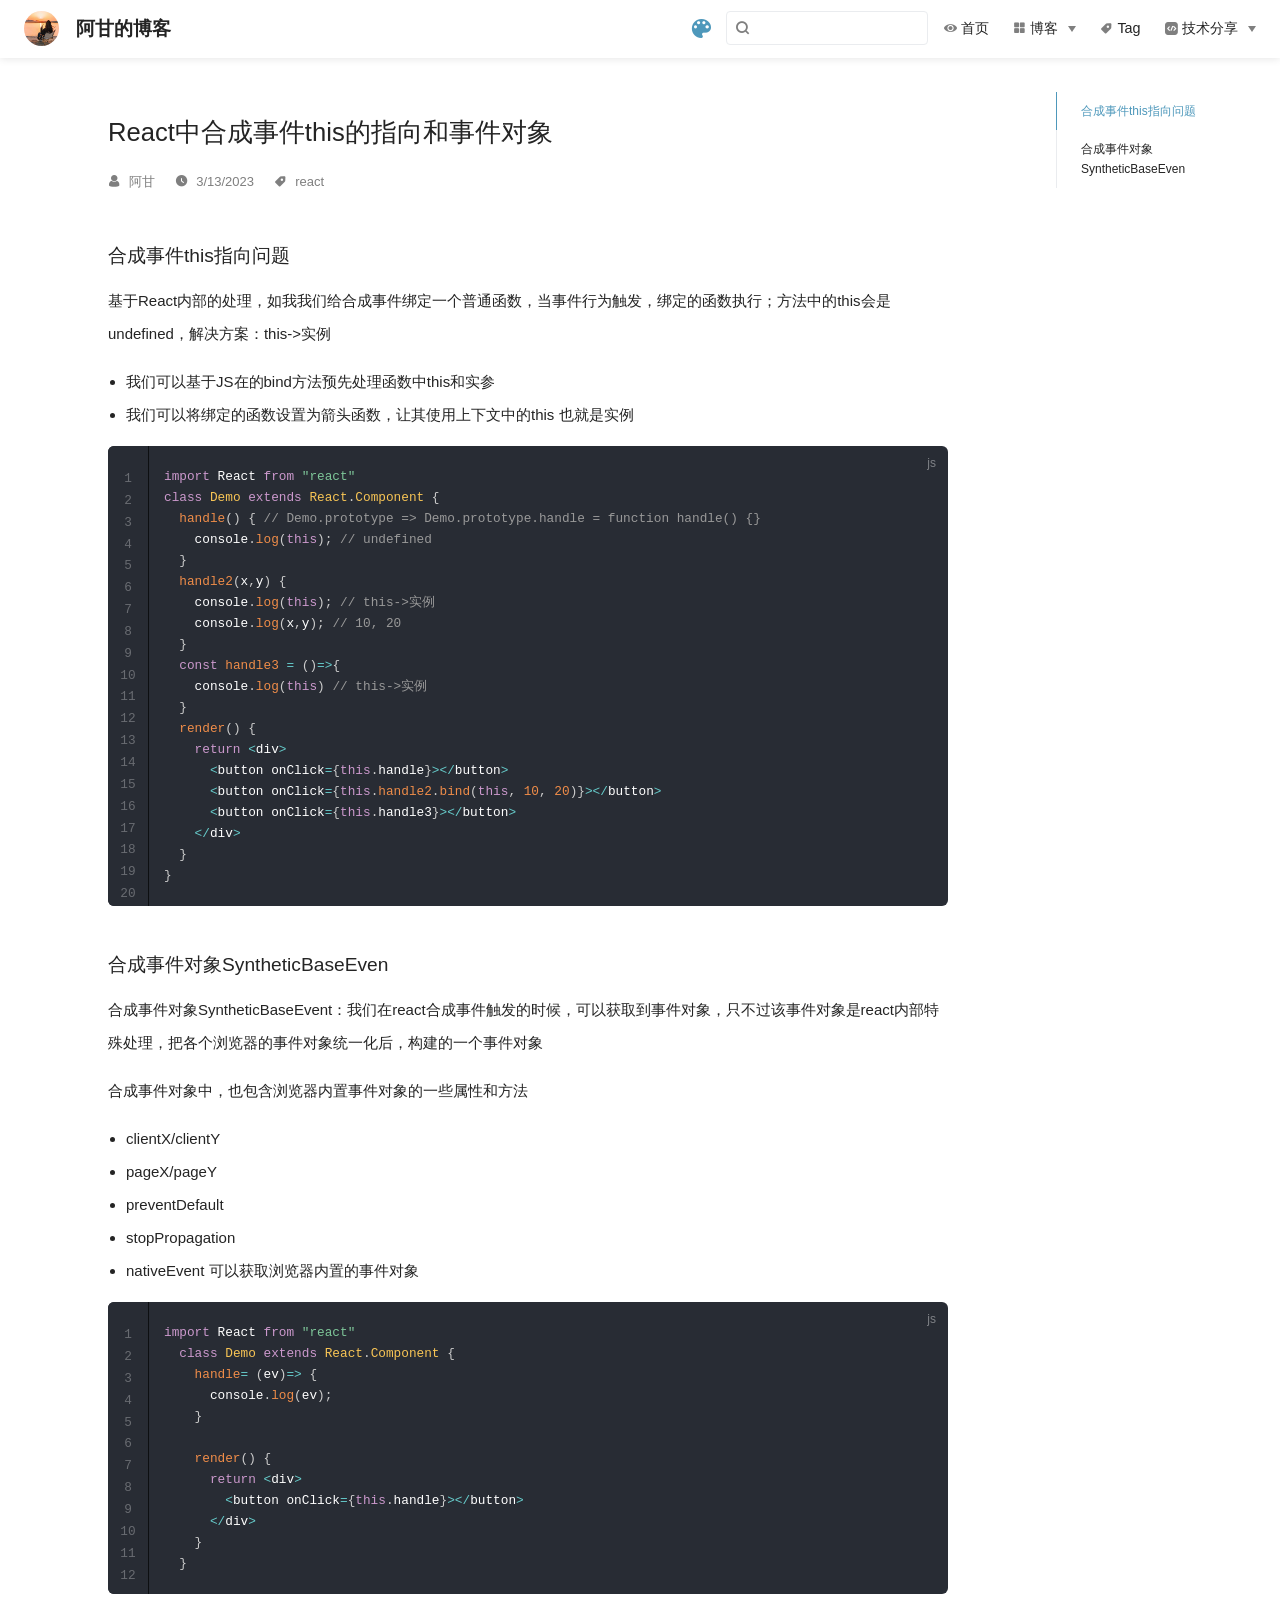
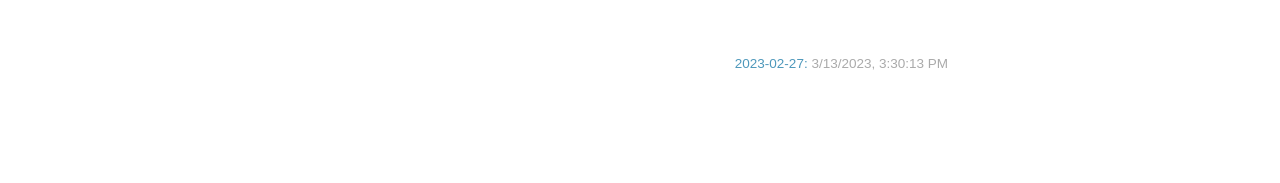
<file: 技术文章/react/react-03.html>
<!DOCTYPE html>
<html lang="en-US">
  <head>
    <meta charset="utf-8">
    <meta name="viewport" content="width=device-width,initial-scale=1">
    <title>React中合成事件this的指向和事件对象 | 阿甘的博客</title>
    <meta name="generator" content="VuePress 1.9.8">
    <link rel="icon" href="/img/favicon.ico">
    <meta name="description" content="Just playing around">
    <meta name="keywords" content="君哥聊编程,vuepress,自建博客,君哥">
    
    <link rel="preload" href="/assets/css/0.styles.2338e49a.css" as="style"><link rel="preload" href="/assets/js/app.ddab8428.js" as="script"><link rel="preload" href="/assets/js/3.9b6636cf.js" as="script"><link rel="preload" href="/assets/js/1.950f6a81.js" as="script"><link rel="preload" href="/assets/js/14.23a7ea26.js" as="script"><link rel="prefetch" href="/assets/js/10.45be2d88.js"><link rel="prefetch" href="/assets/js/11.e2ec60a9.js"><link rel="prefetch" href="/assets/js/12.56018b3f.js"><link rel="prefetch" href="/assets/js/13.a06029cd.js"><link rel="prefetch" href="/assets/js/15.a2c33f14.js"><link rel="prefetch" href="/assets/js/4.09e2183b.js"><link rel="prefetch" href="/assets/js/5.89a84d8a.js"><link rel="prefetch" href="/assets/js/6.f4c3f655.js"><link rel="prefetch" href="/assets/js/7.1a5f78e8.js"><link rel="prefetch" href="/assets/js/8.5c27ac5d.js"><link rel="prefetch" href="/assets/js/9.37bb849c.js">
    <link rel="stylesheet" href="/assets/css/0.styles.2338e49a.css">
  </head>
  <body>
    <div id="app" data-server-rendered="true"><div class="theme-container no-sidebar" data-v-7dd95ae2><div data-v-7dd95ae2><div class="password-shadow password-wrapper-out" style="display:none;" data-v-59e6cb88 data-v-7dd95ae2 data-v-7dd95ae2><h3 class="title" data-v-59e6cb88>阿甘的博客</h3> <p class="description" data-v-59e6cb88>Just playing around</p> <label id="box" class="inputBox" data-v-59e6cb88><input type="password" value="" data-v-59e6cb88> <span data-v-59e6cb88>Konck! Knock!</span> <button data-v-59e6cb88>OK</button></label> <div class="footer" data-v-59e6cb88><span data-v-59e6cb88><i class="iconfont reco-theme" data-v-59e6cb88></i> <a target="blank" href="https://vuepress-theme-reco.recoluan.com" data-v-59e6cb88>vuePress-theme-reco</a></span> <span data-v-59e6cb88><i class="iconfont reco-copyright" data-v-59e6cb88></i> <a data-v-59e6cb88><span data-v-59e6cb88>阿甘</span>
          
        <span data-v-59e6cb88>2022 - </span>
        2023
      </a></span></div></div> <div class="hide" data-v-7dd95ae2><header class="navbar" data-v-7dd95ae2><div class="sidebar-button"><svg xmlns="http://www.w3.org/2000/svg" aria-hidden="true" role="img" viewBox="0 0 448 512" class="icon"><path fill="currentColor" d="M436 124H12c-6.627 0-12-5.373-12-12V80c0-6.627 5.373-12 12-12h424c6.627 0 12 5.373 12 12v32c0 6.627-5.373 12-12 12zm0 160H12c-6.627 0-12-5.373-12-12v-32c0-6.627 5.373-12 12-12h424c6.627 0 12 5.373 12 12v32c0 6.627-5.373 12-12 12zm0 160H12c-6.627 0-12-5.373-12-12v-32c0-6.627 5.373-12 12-12h424c6.627 0 12 5.373 12 12v32c0 6.627-5.373 12-12 12z"></path></svg></div> <a href="/" class="home-link router-link-active"><img src="/img/logo.jpg" alt="阿甘的博客" class="logo"> <span class="site-name">阿甘的博客</span></a> <div class="links"><div class="color-picker"><a class="color-button"><i class="iconfont reco-color"></i></a> <div class="color-picker-menu" style="display:none;"><div class="mode-options"><h4 class="title">Choose mode</h4> <ul class="color-mode-options"><li class="dark">dark</li><li class="auto active">auto</li><li class="light">light</li></ul></div></div></div> <div class="search-box"><i class="iconfont reco-search"></i> <input aria-label="Search" autocomplete="off" spellcheck="false" value=""> <!----></div> <nav class="nav-links can-hide"><div class="nav-item"><a href="/" class="nav-link"><i class="iconfont reco-eye"></i>
  首页
</a></div><div class="nav-item"><div class="dropdown-wrapper"><a class="dropdown-title"><span class="title"><i class="iconfont reco-category"></i>
      博客
    </span> <span class="arrow right"></span></a> <ul class="nav-dropdown" style="display:none;"><li class="dropdown-item"><!----> <a href="/categories/react/" class="nav-link"><i class="undefined"></i>
  react
</a></li><li class="dropdown-item"><!----> <a href="/categories/vue/" class="nav-link"><i class="undefined"></i>
  vue
</a></li></ul></div></div><div class="nav-item"><a href="/tag/" class="nav-link"><i class="iconfont reco-tag"></i>
  Tag
</a></div><div class="nav-item"><div class="dropdown-wrapper"><a class="dropdown-title"><span class="title"><i class="iconfont reco-api"></i>
      技术分享
    </span> <span class="arrow right"></span></a> <ul class="nav-dropdown" style="display:none;"><li class="dropdown-item"><h4>react</h4> <ul class="dropdown-subitem-wrapper"><li class="dropdown-subitem"><a href="/技术文章/react/react-01.html" class="nav-link"><i class="undefined"></i>
  react函数组件和类组件
</a></li><li class="dropdown-subitem"><a href="/技术文章/react/react-02.html" class="nav-link"><i class="undefined"></i>
  react中setState
</a></li><li class="dropdown-subitem"><a href="/技术文章/react/react-03.html" class="nav-link"><i class="undefined"></i>
  React中合成事件this的指向和事件对象
</a></li></ul></li><li class="dropdown-item"><h4>Vue</h4> <ul class="dropdown-subitem-wrapper"><li class="dropdown-subitem"><a href="/技术文章/vue/vue双向绑定原理分析.html" class="nav-link"><i class="undefined"></i>
  vue双向绑定原理分析
</a></li><li class="dropdown-subitem"><a href="/技术文章/vue/vue3-01.html" class="nav-link"><i class="undefined"></i>
  TypeScript与组合式API
</a></li></ul></li></ul></div></div> <!----></nav></div></header> <div class="sidebar-mask" data-v-7dd95ae2></div> <aside class="sidebar" data-v-7dd95ae2><div class="personal-info-wrapper" data-v-1fad0c41 data-v-7dd95ae2><img src="/avatar.png" alt="author-avatar" class="personal-img" data-v-1fad0c41> <h3 class="name" data-v-1fad0c41>
    阿甘
  </h3> <div class="num" data-v-1fad0c41><div data-v-1fad0c41><h3 data-v-1fad0c41>5</h3> <h6 data-v-1fad0c41>Articles</h6></div> <div data-v-1fad0c41><h3 data-v-1fad0c41>3</h3> <h6 data-v-1fad0c41>Tags</h6></div></div> <ul class="social-links" data-v-1fad0c41></ul> <hr data-v-1fad0c41></div> <nav class="nav-links"><div class="nav-item"><a href="/" class="nav-link"><i class="iconfont reco-eye"></i>
  首页
</a></div><div class="nav-item"><div class="dropdown-wrapper"><a class="dropdown-title"><span class="title"><i class="iconfont reco-category"></i>
      博客
    </span> <span class="arrow right"></span></a> <ul class="nav-dropdown" style="display:none;"><li class="dropdown-item"><!----> <a href="/categories/react/" class="nav-link"><i class="undefined"></i>
  react
</a></li><li class="dropdown-item"><!----> <a href="/categories/vue/" class="nav-link"><i class="undefined"></i>
  vue
</a></li></ul></div></div><div class="nav-item"><a href="/tag/" class="nav-link"><i class="iconfont reco-tag"></i>
  Tag
</a></div><div class="nav-item"><div class="dropdown-wrapper"><a class="dropdown-title"><span class="title"><i class="iconfont reco-api"></i>
      技术分享
    </span> <span class="arrow right"></span></a> <ul class="nav-dropdown" style="display:none;"><li class="dropdown-item"><h4>react</h4> <ul class="dropdown-subitem-wrapper"><li class="dropdown-subitem"><a href="/技术文章/react/react-01.html" class="nav-link"><i class="undefined"></i>
  react函数组件和类组件
</a></li><li class="dropdown-subitem"><a href="/技术文章/react/react-02.html" class="nav-link"><i class="undefined"></i>
  react中setState
</a></li><li class="dropdown-subitem"><a href="/技术文章/react/react-03.html" class="nav-link"><i class="undefined"></i>
  React中合成事件this的指向和事件对象
</a></li></ul></li><li class="dropdown-item"><h4>Vue</h4> <ul class="dropdown-subitem-wrapper"><li class="dropdown-subitem"><a href="/技术文章/vue/vue双向绑定原理分析.html" class="nav-link"><i class="undefined"></i>
  vue双向绑定原理分析
</a></li><li class="dropdown-subitem"><a href="/技术文章/vue/vue3-01.html" class="nav-link"><i class="undefined"></i>
  TypeScript与组合式API
</a></li></ul></li></ul></div></div> <!----></nav> <!----> </aside> <div class="password-shadow password-wrapper-in" style="display:none;" data-v-59e6cb88 data-v-7dd95ae2><h3 class="title" data-v-59e6cb88>React中合成事件this的指向和事件对象</h3> <!----> <label id="box" class="inputBox" data-v-59e6cb88><input type="password" value="" data-v-59e6cb88> <span data-v-59e6cb88>Konck! Knock!</span> <button data-v-59e6cb88>OK</button></label> <div class="footer" data-v-59e6cb88><span data-v-59e6cb88><i class="iconfont reco-theme" data-v-59e6cb88></i> <a target="blank" href="https://vuepress-theme-reco.recoluan.com" data-v-59e6cb88>vuePress-theme-reco</a></span> <span data-v-59e6cb88><i class="iconfont reco-copyright" data-v-59e6cb88></i> <a data-v-59e6cb88><span data-v-59e6cb88>阿甘</span>
          
        <span data-v-59e6cb88>2022 - </span>
        2023
      </a></span></div></div> <div data-v-7dd95ae2><div data-v-7dd95ae2><main class="page"><section style="display:;"><div class="page-title"><h1 class="title">React中合成事件this的指向和事件对象</h1> <div data-v-8a445198><i class="iconfont reco-account" data-v-8a445198><span data-v-8a445198>阿甘</span></i> <i class="iconfont reco-date" data-v-8a445198><span data-v-8a445198>3/13/2023</span></i> <!----> <i class="tags iconfont reco-tag" data-v-8a445198><span class="tag-item" data-v-8a445198>react</span></i></div></div> <div class="theme-reco-content content__default"><h3 id="合成事件this指向问题"><a href="#合成事件this指向问题" class="header-anchor">#</a> 合成事件this指向问题</h3> <p>基于React内部的处理，如我我们给合成事件绑定一个普通函数，当事件行为触发，绑定的函数执行；方法中的this会是undefined，解决方案：this-&gt;实例</p> <ul><li>我们可以基于JS在的bind方法预先处理函数中this和实参</li> <li>我们可以将绑定的函数设置为箭头函数，让其使用上下文中的this 也就是实例</li></ul> <div class="language-js line-numbers-mode"><pre class="language-js"><code><span class="token keyword">import</span> React <span class="token keyword">from</span> <span class="token string">&quot;react&quot;</span>
<span class="token keyword">class</span> <span class="token class-name">Demo</span> <span class="token keyword">extends</span> <span class="token class-name">React<span class="token punctuation">.</span>Component</span> <span class="token punctuation">{</span>
  <span class="token function">handle</span><span class="token punctuation">(</span><span class="token punctuation">)</span> <span class="token punctuation">{</span> <span class="token comment">// Demo.prototype =&gt; Demo.prototype.handle = function handle() {}</span>
    console<span class="token punctuation">.</span><span class="token function">log</span><span class="token punctuation">(</span><span class="token keyword">this</span><span class="token punctuation">)</span><span class="token punctuation">;</span> <span class="token comment">// undefined</span>
  <span class="token punctuation">}</span>
  <span class="token function">handle2</span><span class="token punctuation">(</span><span class="token parameter">x<span class="token punctuation">,</span>y</span><span class="token punctuation">)</span> <span class="token punctuation">{</span>
    console<span class="token punctuation">.</span><span class="token function">log</span><span class="token punctuation">(</span><span class="token keyword">this</span><span class="token punctuation">)</span><span class="token punctuation">;</span> <span class="token comment">// this-&gt;实例</span>
    console<span class="token punctuation">.</span><span class="token function">log</span><span class="token punctuation">(</span>x<span class="token punctuation">,</span>y<span class="token punctuation">)</span><span class="token punctuation">;</span> <span class="token comment">// 10, 20</span>
  <span class="token punctuation">}</span>
  <span class="token keyword">const</span> <span class="token function-variable function">handle3</span> <span class="token operator">=</span> <span class="token punctuation">(</span><span class="token punctuation">)</span><span class="token operator">=&gt;</span><span class="token punctuation">{</span>
    console<span class="token punctuation">.</span><span class="token function">log</span><span class="token punctuation">(</span><span class="token keyword">this</span><span class="token punctuation">)</span> <span class="token comment">// this-&gt;实例</span>
  <span class="token punctuation">}</span>
  <span class="token function">render</span><span class="token punctuation">(</span><span class="token punctuation">)</span> <span class="token punctuation">{</span>
    <span class="token keyword">return</span> <span class="token operator">&lt;</span>div<span class="token operator">&gt;</span>
      <span class="token operator">&lt;</span>button onClick<span class="token operator">=</span><span class="token punctuation">{</span><span class="token keyword">this</span><span class="token punctuation">.</span>handle<span class="token punctuation">}</span><span class="token operator">&gt;</span><span class="token operator">&lt;</span><span class="token operator">/</span>button<span class="token operator">&gt;</span>
      <span class="token operator">&lt;</span>button onClick<span class="token operator">=</span><span class="token punctuation">{</span><span class="token keyword">this</span><span class="token punctuation">.</span><span class="token function">handle2</span><span class="token punctuation">.</span><span class="token function">bind</span><span class="token punctuation">(</span><span class="token keyword">this</span><span class="token punctuation">,</span> <span class="token number">10</span><span class="token punctuation">,</span> <span class="token number">20</span><span class="token punctuation">)</span><span class="token punctuation">}</span><span class="token operator">&gt;</span><span class="token operator">&lt;</span><span class="token operator">/</span>button<span class="token operator">&gt;</span>
      <span class="token operator">&lt;</span>button onClick<span class="token operator">=</span><span class="token punctuation">{</span><span class="token keyword">this</span><span class="token punctuation">.</span>handle3<span class="token punctuation">}</span><span class="token operator">&gt;</span><span class="token operator">&lt;</span><span class="token operator">/</span>button<span class="token operator">&gt;</span>
    <span class="token operator">&lt;</span><span class="token operator">/</span>div<span class="token operator">&gt;</span>
  <span class="token punctuation">}</span>
<span class="token punctuation">}</span>
</code></pre> <div class="line-numbers-wrapper"><span class="line-number">1</span><br><span class="line-number">2</span><br><span class="line-number">3</span><br><span class="line-number">4</span><br><span class="line-number">5</span><br><span class="line-number">6</span><br><span class="line-number">7</span><br><span class="line-number">8</span><br><span class="line-number">9</span><br><span class="line-number">10</span><br><span class="line-number">11</span><br><span class="line-number">12</span><br><span class="line-number">13</span><br><span class="line-number">14</span><br><span class="line-number">15</span><br><span class="line-number">16</span><br><span class="line-number">17</span><br><span class="line-number">18</span><br><span class="line-number">19</span><br><span class="line-number">20</span><br></div></div><h3 id="合成事件对象syntheticbaseeven"><a href="#合成事件对象syntheticbaseeven" class="header-anchor">#</a> 合成事件对象SyntheticBaseEven</h3> <p>合成事件对象SyntheticBaseEvent：我们在react合成事件触发的时候，可以获取到事件对象，只不过该事件对象是react内部特殊处理，把各个浏览器的事件对象统一化后，构建的一个事件对象</p> <p>合成事件对象中，也包含浏览器内置事件对象的一些属性和方法</p> <ul><li>clientX/clientY</li> <li>pageX/pageY</li> <li>preventDefault</li> <li>stopPropagation</li> <li>nativeEvent 可以获取浏览器内置的事件对象</li></ul> <div class="language-js line-numbers-mode"><pre class="language-js"><code><span class="token keyword">import</span> React <span class="token keyword">from</span> <span class="token string">&quot;react&quot;</span>
  <span class="token keyword">class</span> <span class="token class-name">Demo</span> <span class="token keyword">extends</span> <span class="token class-name">React<span class="token punctuation">.</span>Component</span> <span class="token punctuation">{</span>
    <span class="token function-variable function">handle</span><span class="token operator">=</span> <span class="token punctuation">(</span><span class="token parameter">ev</span><span class="token punctuation">)</span><span class="token operator">=&gt;</span> <span class="token punctuation">{</span> 
      console<span class="token punctuation">.</span><span class="token function">log</span><span class="token punctuation">(</span>ev<span class="token punctuation">)</span><span class="token punctuation">;</span> 
    <span class="token punctuation">}</span>

    <span class="token function">render</span><span class="token punctuation">(</span><span class="token punctuation">)</span> <span class="token punctuation">{</span>
      <span class="token keyword">return</span> <span class="token operator">&lt;</span>div<span class="token operator">&gt;</span>
        <span class="token operator">&lt;</span>button onClick<span class="token operator">=</span><span class="token punctuation">{</span><span class="token keyword">this</span><span class="token punctuation">.</span>handle<span class="token punctuation">}</span><span class="token operator">&gt;</span><span class="token operator">&lt;</span><span class="token operator">/</span>button<span class="token operator">&gt;</span>
      <span class="token operator">&lt;</span><span class="token operator">/</span>div<span class="token operator">&gt;</span>
    <span class="token punctuation">}</span>
  <span class="token punctuation">}</span>
</code></pre> <div class="line-numbers-wrapper"><span class="line-number">1</span><br><span class="line-number">2</span><br><span class="line-number">3</span><br><span class="line-number">4</span><br><span class="line-number">5</span><br><span class="line-number">6</span><br><span class="line-number">7</span><br><span class="line-number">8</span><br><span class="line-number">9</span><br><span class="line-number">10</span><br><span class="line-number">11</span><br><span class="line-number">12</span><br></div></div></div></section> <footer class="page-edit"><!----> <div class="last-updated"><span class="prefix">2023-02-27: </span> <span class="time">3/13/2023, 3:30:13 PM</span></div></footer> <!----> <div class="comments-wrapper"><!----></div></main></div> <!----></div> <ul class="sub-sidebar sub-sidebar-wrapper" style="width:12rem;" data-v-b57cc07c data-v-7dd95ae2><li class="level-3" data-v-b57cc07c><a href="/%E6%8A%80%E6%9C%AF%E6%96%87%E7%AB%A0/react/react-03.html#合成事件this指向问题" class="sidebar-link reco-side-合成事件this指向问题" data-v-b57cc07c>合成事件this指向问题</a></li><li class="level-3" data-v-b57cc07c><a href="/%E6%8A%80%E6%9C%AF%E6%96%87%E7%AB%A0/react/react-03.html#合成事件对象syntheticbaseeven" class="sidebar-link reco-side-合成事件对象syntheticbaseeven" data-v-b57cc07c>合成事件对象SyntheticBaseEven</a></li></ul></div></div></div><div class="global-ui"><div class="back-to-ceiling" style="right:1rem;bottom:6rem;width:2.5rem;height:2.5rem;border-radius:.25rem;line-height:2.5rem;display:none;" data-v-c6073ba8 data-v-c6073ba8><svg t="1574745035067" viewBox="0 0 1024 1024" version="1.1" xmlns="http://www.w3.org/2000/svg" p-id="5404" class="icon" data-v-c6073ba8><path d="M526.60727968 10.90185116a27.675 27.675 0 0 0-29.21455937 0c-131.36607665 82.28402758-218.69155461 228.01873535-218.69155402 394.07834331a462.20625001 462.20625001 0 0 0 5.36959153 69.94390903c1.00431239 6.55289093-0.34802892 13.13561351-3.76865779 18.80351572-32.63518765 54.11355614-51.75690182 118.55860487-51.7569018 187.94566865a371.06718723 371.06718723 0 0 0 11.50484808 91.98906777c6.53300375 25.50556257 41.68394495 28.14064038 52.69160883 4.22606766 17.37162448-37.73630017 42.14135425-72.50938081 72.80769204-103.21549295 2.18761121 3.04276886 4.15646224 6.24463696 6.40373557 9.22774369a1871.4375 1871.4375 0 0 0 140.04691725 5.34970492 1866.36093723 1866.36093723 0 0 0 140.04691723-5.34970492c2.24727335-2.98310674 4.21612437-6.18497483 6.3937923-9.2178004 30.66633723 30.70611158 55.4360664 65.4791928 72.80769147 103.21549355 11.00766384 23.91457269 46.15860503 21.27949489 52.69160879-4.22606768a371.15156223 371.15156223 0 0 0 11.514792-91.99901164c0-69.36717486-19.13165746-133.82216804-51.75690182-187.92578088-3.42062944-5.66790279-4.76302748-12.26056868-3.76865837-18.80351632a462.20625001 462.20625001 0 0 0 5.36959269-69.943909c-0.00994388-166.08943902-87.32547796-311.81420293-218.6915546-394.09823051zM605.93803103 357.87693858a93.93749974 93.93749974 0 1 1-187.89594924 6.1e-7 93.93749974 93.93749974 0 0 1 187.89594924-6.1e-7z" p-id="5405" data-v-c6073ba8></path><path d="M429.50777625 765.63860547C429.50777625 803.39355007 466.44236686 1000.39046097 512.00932183 1000.39046097c45.56695499 0 82.4922232-197.00623328 82.5015456-234.7518555 0-37.75494459-36.9345906-68.35043303-82.4922232-68.34111062-45.57627738-0.00932239-82.52019037 30.59548842-82.51086798 68.34111062z" p-id="5406" data-v-c6073ba8></path></svg></div></div></div>
    <script src="/assets/js/app.ddab8428.js" defer></script><script src="/assets/js/3.9b6636cf.js" defer></script><script src="/assets/js/1.950f6a81.js" defer></script><script src="/assets/js/14.23a7ea26.js" defer></script>
  </body>
</html>
</file>
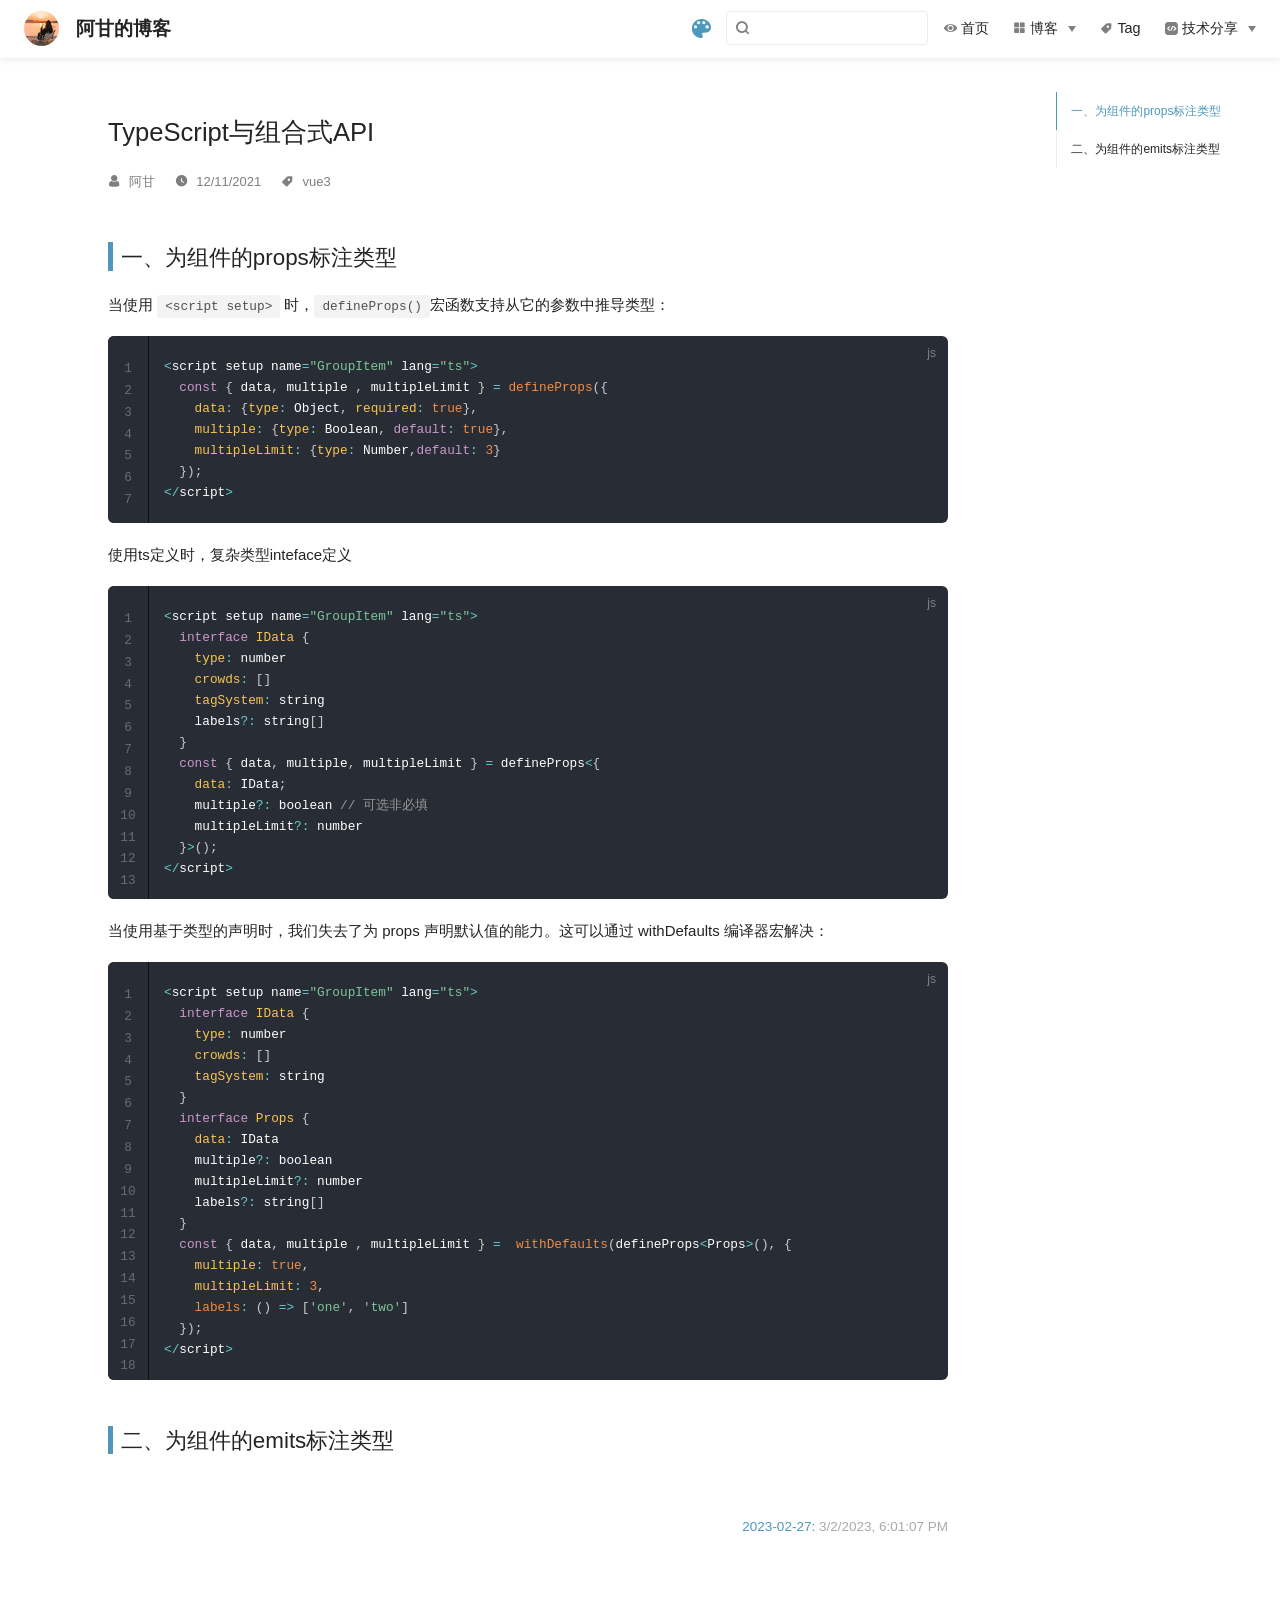
<file: 技术文章/vue/vue3-01.html>
<!DOCTYPE html>
<html lang="en-US">
  <head>
    <meta charset="utf-8">
    <meta name="viewport" content="width=device-width,initial-scale=1">
    <title>TypeScript与组合式API | 阿甘的博客</title>
    <meta name="generator" content="VuePress 1.9.8">
    <link rel="icon" href="/img/favicon.ico">
    <meta name="description" content="Just playing around">
    <meta name="keywords" content="君哥聊编程,vuepress,自建博客,君哥">
    
    <link rel="preload" href="/assets/css/0.styles.2338e49a.css" as="style"><link rel="preload" href="/assets/js/app.ddab8428.js" as="script"><link rel="preload" href="/assets/js/3.9b6636cf.js" as="script"><link rel="preload" href="/assets/js/1.950f6a81.js" as="script"><link rel="preload" href="/assets/js/15.a2c33f14.js" as="script"><link rel="prefetch" href="/assets/js/10.45be2d88.js"><link rel="prefetch" href="/assets/js/11.e2ec60a9.js"><link rel="prefetch" href="/assets/js/12.56018b3f.js"><link rel="prefetch" href="/assets/js/13.a06029cd.js"><link rel="prefetch" href="/assets/js/14.23a7ea26.js"><link rel="prefetch" href="/assets/js/4.09e2183b.js"><link rel="prefetch" href="/assets/js/5.89a84d8a.js"><link rel="prefetch" href="/assets/js/6.f4c3f655.js"><link rel="prefetch" href="/assets/js/7.1a5f78e8.js"><link rel="prefetch" href="/assets/js/8.5c27ac5d.js"><link rel="prefetch" href="/assets/js/9.37bb849c.js">
    <link rel="stylesheet" href="/assets/css/0.styles.2338e49a.css">
  </head>
  <body>
    <div id="app" data-server-rendered="true"><div class="theme-container no-sidebar" data-v-7dd95ae2><div data-v-7dd95ae2><div class="password-shadow password-wrapper-out" style="display:none;" data-v-59e6cb88 data-v-7dd95ae2 data-v-7dd95ae2><h3 class="title" data-v-59e6cb88>阿甘的博客</h3> <p class="description" data-v-59e6cb88>Just playing around</p> <label id="box" class="inputBox" data-v-59e6cb88><input type="password" value="" data-v-59e6cb88> <span data-v-59e6cb88>Konck! Knock!</span> <button data-v-59e6cb88>OK</button></label> <div class="footer" data-v-59e6cb88><span data-v-59e6cb88><i class="iconfont reco-theme" data-v-59e6cb88></i> <a target="blank" href="https://vuepress-theme-reco.recoluan.com" data-v-59e6cb88>vuePress-theme-reco</a></span> <span data-v-59e6cb88><i class="iconfont reco-copyright" data-v-59e6cb88></i> <a data-v-59e6cb88><span data-v-59e6cb88>阿甘</span>
          
        <span data-v-59e6cb88>2022 - </span>
        2023
      </a></span></div></div> <div class="hide" data-v-7dd95ae2><header class="navbar" data-v-7dd95ae2><div class="sidebar-button"><svg xmlns="http://www.w3.org/2000/svg" aria-hidden="true" role="img" viewBox="0 0 448 512" class="icon"><path fill="currentColor" d="M436 124H12c-6.627 0-12-5.373-12-12V80c0-6.627 5.373-12 12-12h424c6.627 0 12 5.373 12 12v32c0 6.627-5.373 12-12 12zm0 160H12c-6.627 0-12-5.373-12-12v-32c0-6.627 5.373-12 12-12h424c6.627 0 12 5.373 12 12v32c0 6.627-5.373 12-12 12zm0 160H12c-6.627 0-12-5.373-12-12v-32c0-6.627 5.373-12 12-12h424c6.627 0 12 5.373 12 12v32c0 6.627-5.373 12-12 12z"></path></svg></div> <a href="/" class="home-link router-link-active"><img src="/img/logo.jpg" alt="阿甘的博客" class="logo"> <span class="site-name">阿甘的博客</span></a> <div class="links"><div class="color-picker"><a class="color-button"><i class="iconfont reco-color"></i></a> <div class="color-picker-menu" style="display:none;"><div class="mode-options"><h4 class="title">Choose mode</h4> <ul class="color-mode-options"><li class="dark">dark</li><li class="auto active">auto</li><li class="light">light</li></ul></div></div></div> <div class="search-box"><i class="iconfont reco-search"></i> <input aria-label="Search" autocomplete="off" spellcheck="false" value=""> <!----></div> <nav class="nav-links can-hide"><div class="nav-item"><a href="/" class="nav-link"><i class="iconfont reco-eye"></i>
  首页
</a></div><div class="nav-item"><div class="dropdown-wrapper"><a class="dropdown-title"><span class="title"><i class="iconfont reco-category"></i>
      博客
    </span> <span class="arrow right"></span></a> <ul class="nav-dropdown" style="display:none;"><li class="dropdown-item"><!----> <a href="/categories/react/" class="nav-link"><i class="undefined"></i>
  react
</a></li><li class="dropdown-item"><!----> <a href="/categories/vue/" class="nav-link"><i class="undefined"></i>
  vue
</a></li></ul></div></div><div class="nav-item"><a href="/tag/" class="nav-link"><i class="iconfont reco-tag"></i>
  Tag
</a></div><div class="nav-item"><div class="dropdown-wrapper"><a class="dropdown-title"><span class="title"><i class="iconfont reco-api"></i>
      技术分享
    </span> <span class="arrow right"></span></a> <ul class="nav-dropdown" style="display:none;"><li class="dropdown-item"><h4>react</h4> <ul class="dropdown-subitem-wrapper"><li class="dropdown-subitem"><a href="/技术文章/react/react-01.html" class="nav-link"><i class="undefined"></i>
  react函数组件和类组件
</a></li><li class="dropdown-subitem"><a href="/技术文章/react/react-02.html" class="nav-link"><i class="undefined"></i>
  react中setState
</a></li><li class="dropdown-subitem"><a href="/技术文章/react/react-03.html" class="nav-link"><i class="undefined"></i>
  React中合成事件this的指向和事件对象
</a></li></ul></li><li class="dropdown-item"><h4>Vue</h4> <ul class="dropdown-subitem-wrapper"><li class="dropdown-subitem"><a href="/技术文章/vue/vue双向绑定原理分析.html" class="nav-link"><i class="undefined"></i>
  vue双向绑定原理分析
</a></li><li class="dropdown-subitem"><a href="/技术文章/vue/vue3-01.html" class="nav-link"><i class="undefined"></i>
  TypeScript与组合式API
</a></li></ul></li></ul></div></div> <!----></nav></div></header> <div class="sidebar-mask" data-v-7dd95ae2></div> <aside class="sidebar" data-v-7dd95ae2><div class="personal-info-wrapper" data-v-1fad0c41 data-v-7dd95ae2><img src="/avatar.png" alt="author-avatar" class="personal-img" data-v-1fad0c41> <h3 class="name" data-v-1fad0c41>
    阿甘
  </h3> <div class="num" data-v-1fad0c41><div data-v-1fad0c41><h3 data-v-1fad0c41>5</h3> <h6 data-v-1fad0c41>Articles</h6></div> <div data-v-1fad0c41><h3 data-v-1fad0c41>3</h3> <h6 data-v-1fad0c41>Tags</h6></div></div> <ul class="social-links" data-v-1fad0c41></ul> <hr data-v-1fad0c41></div> <nav class="nav-links"><div class="nav-item"><a href="/" class="nav-link"><i class="iconfont reco-eye"></i>
  首页
</a></div><div class="nav-item"><div class="dropdown-wrapper"><a class="dropdown-title"><span class="title"><i class="iconfont reco-category"></i>
      博客
    </span> <span class="arrow right"></span></a> <ul class="nav-dropdown" style="display:none;"><li class="dropdown-item"><!----> <a href="/categories/react/" class="nav-link"><i class="undefined"></i>
  react
</a></li><li class="dropdown-item"><!----> <a href="/categories/vue/" class="nav-link"><i class="undefined"></i>
  vue
</a></li></ul></div></div><div class="nav-item"><a href="/tag/" class="nav-link"><i class="iconfont reco-tag"></i>
  Tag
</a></div><div class="nav-item"><div class="dropdown-wrapper"><a class="dropdown-title"><span class="title"><i class="iconfont reco-api"></i>
      技术分享
    </span> <span class="arrow right"></span></a> <ul class="nav-dropdown" style="display:none;"><li class="dropdown-item"><h4>react</h4> <ul class="dropdown-subitem-wrapper"><li class="dropdown-subitem"><a href="/技术文章/react/react-01.html" class="nav-link"><i class="undefined"></i>
  react函数组件和类组件
</a></li><li class="dropdown-subitem"><a href="/技术文章/react/react-02.html" class="nav-link"><i class="undefined"></i>
  react中setState
</a></li><li class="dropdown-subitem"><a href="/技术文章/react/react-03.html" class="nav-link"><i class="undefined"></i>
  React中合成事件this的指向和事件对象
</a></li></ul></li><li class="dropdown-item"><h4>Vue</h4> <ul class="dropdown-subitem-wrapper"><li class="dropdown-subitem"><a href="/技术文章/vue/vue双向绑定原理分析.html" class="nav-link"><i class="undefined"></i>
  vue双向绑定原理分析
</a></li><li class="dropdown-subitem"><a href="/技术文章/vue/vue3-01.html" class="nav-link"><i class="undefined"></i>
  TypeScript与组合式API
</a></li></ul></li></ul></div></div> <!----></nav> <!----> </aside> <div class="password-shadow password-wrapper-in" style="display:none;" data-v-59e6cb88 data-v-7dd95ae2><h3 class="title" data-v-59e6cb88>TypeScript与组合式API</h3> <!----> <label id="box" class="inputBox" data-v-59e6cb88><input type="password" value="" data-v-59e6cb88> <span data-v-59e6cb88>Konck! Knock!</span> <button data-v-59e6cb88>OK</button></label> <div class="footer" data-v-59e6cb88><span data-v-59e6cb88><i class="iconfont reco-theme" data-v-59e6cb88></i> <a target="blank" href="https://vuepress-theme-reco.recoluan.com" data-v-59e6cb88>vuePress-theme-reco</a></span> <span data-v-59e6cb88><i class="iconfont reco-copyright" data-v-59e6cb88></i> <a data-v-59e6cb88><span data-v-59e6cb88>阿甘</span>
          
        <span data-v-59e6cb88>2022 - </span>
        2023
      </a></span></div></div> <div data-v-7dd95ae2><div data-v-7dd95ae2><main class="page"><section style="display:;"><div class="page-title"><h1 class="title">TypeScript与组合式API</h1> <div data-v-8a445198><i class="iconfont reco-account" data-v-8a445198><span data-v-8a445198>阿甘</span></i> <i class="iconfont reco-date" data-v-8a445198><span data-v-8a445198>12/11/2021</span></i> <!----> <i class="tags iconfont reco-tag" data-v-8a445198><span class="tag-item" data-v-8a445198>vue3</span></i></div></div> <div class="theme-reco-content content__default"><h2 id="一、为组件的props标注类型"><a href="#一、为组件的props标注类型" class="header-anchor">#</a> 一、为组件的props标注类型</h2> <p>当使用 <code>&lt;script setup&gt;</code> 时，<code>defineProps()</code>宏函数支持从它的参数中推导类型：</p> <div class="language-js line-numbers-mode"><pre class="language-js"><code><span class="token operator">&lt;</span>script setup name<span class="token operator">=</span><span class="token string">&quot;GroupItem&quot;</span> lang<span class="token operator">=</span><span class="token string">&quot;ts&quot;</span><span class="token operator">&gt;</span>
  <span class="token keyword">const</span> <span class="token punctuation">{</span> data<span class="token punctuation">,</span> multiple <span class="token punctuation">,</span> multipleLimit <span class="token punctuation">}</span> <span class="token operator">=</span> <span class="token function">defineProps</span><span class="token punctuation">(</span><span class="token punctuation">{</span>
    <span class="token literal-property property">data</span><span class="token operator">:</span> <span class="token punctuation">{</span><span class="token literal-property property">type</span><span class="token operator">:</span> Object<span class="token punctuation">,</span> <span class="token literal-property property">required</span><span class="token operator">:</span> <span class="token boolean">true</span><span class="token punctuation">}</span><span class="token punctuation">,</span>
    <span class="token literal-property property">multiple</span><span class="token operator">:</span> <span class="token punctuation">{</span><span class="token literal-property property">type</span><span class="token operator">:</span> Boolean<span class="token punctuation">,</span> <span class="token keyword">default</span><span class="token operator">:</span> <span class="token boolean">true</span><span class="token punctuation">}</span><span class="token punctuation">,</span>
    <span class="token literal-property property">multipleLimit</span><span class="token operator">:</span> <span class="token punctuation">{</span><span class="token literal-property property">type</span><span class="token operator">:</span> Number<span class="token punctuation">,</span><span class="token keyword">default</span><span class="token operator">:</span> <span class="token number">3</span><span class="token punctuation">}</span>
  <span class="token punctuation">}</span><span class="token punctuation">)</span><span class="token punctuation">;</span>
<span class="token operator">&lt;</span><span class="token operator">/</span>script<span class="token operator">&gt;</span>
</code></pre> <div class="line-numbers-wrapper"><span class="line-number">1</span><br><span class="line-number">2</span><br><span class="line-number">3</span><br><span class="line-number">4</span><br><span class="line-number">5</span><br><span class="line-number">6</span><br><span class="line-number">7</span><br></div></div><p>使用ts定义时，复杂类型inteface定义</p> <div class="language-js line-numbers-mode"><pre class="language-js"><code><span class="token operator">&lt;</span>script setup name<span class="token operator">=</span><span class="token string">&quot;GroupItem&quot;</span> lang<span class="token operator">=</span><span class="token string">&quot;ts&quot;</span><span class="token operator">&gt;</span>
  <span class="token keyword">interface</span> <span class="token class-name">IData</span> <span class="token punctuation">{</span>
    <span class="token literal-property property">type</span><span class="token operator">:</span> number
    <span class="token literal-property property">crowds</span><span class="token operator">:</span> <span class="token punctuation">[</span><span class="token punctuation">]</span>
    <span class="token literal-property property">tagSystem</span><span class="token operator">:</span> string
    labels<span class="token operator">?</span><span class="token operator">:</span> string<span class="token punctuation">[</span><span class="token punctuation">]</span>
  <span class="token punctuation">}</span>
  <span class="token keyword">const</span> <span class="token punctuation">{</span> data<span class="token punctuation">,</span> multiple<span class="token punctuation">,</span> multipleLimit <span class="token punctuation">}</span> <span class="token operator">=</span> defineProps<span class="token operator">&lt;</span><span class="token punctuation">{</span>
    <span class="token literal-property property">data</span><span class="token operator">:</span> IData<span class="token punctuation">;</span>
    multiple<span class="token operator">?</span><span class="token operator">:</span> boolean <span class="token comment">// 可选非必填</span>
    multipleLimit<span class="token operator">?</span><span class="token operator">:</span> number
  <span class="token punctuation">}</span><span class="token operator">&gt;</span><span class="token punctuation">(</span><span class="token punctuation">)</span><span class="token punctuation">;</span>
<span class="token operator">&lt;</span><span class="token operator">/</span>script<span class="token operator">&gt;</span>
</code></pre> <div class="line-numbers-wrapper"><span class="line-number">1</span><br><span class="line-number">2</span><br><span class="line-number">3</span><br><span class="line-number">4</span><br><span class="line-number">5</span><br><span class="line-number">6</span><br><span class="line-number">7</span><br><span class="line-number">8</span><br><span class="line-number">9</span><br><span class="line-number">10</span><br><span class="line-number">11</span><br><span class="line-number">12</span><br><span class="line-number">13</span><br></div></div><p>当使用基于类型的声明时，我们失去了为 props 声明默认值的能力。这可以通过 withDefaults 编译器宏解决：</p> <div class="language-js line-numbers-mode"><pre class="language-js"><code><span class="token operator">&lt;</span>script setup name<span class="token operator">=</span><span class="token string">&quot;GroupItem&quot;</span> lang<span class="token operator">=</span><span class="token string">&quot;ts&quot;</span><span class="token operator">&gt;</span>
  <span class="token keyword">interface</span> <span class="token class-name">IData</span> <span class="token punctuation">{</span>
    <span class="token literal-property property">type</span><span class="token operator">:</span> number
    <span class="token literal-property property">crowds</span><span class="token operator">:</span> <span class="token punctuation">[</span><span class="token punctuation">]</span>
    <span class="token literal-property property">tagSystem</span><span class="token operator">:</span> string
  <span class="token punctuation">}</span>
  <span class="token keyword">interface</span> <span class="token class-name">Props</span> <span class="token punctuation">{</span>
    <span class="token literal-property property">data</span><span class="token operator">:</span> IData
    multiple<span class="token operator">?</span><span class="token operator">:</span> boolean
    multipleLimit<span class="token operator">?</span><span class="token operator">:</span> number
    labels<span class="token operator">?</span><span class="token operator">:</span> string<span class="token punctuation">[</span><span class="token punctuation">]</span>
  <span class="token punctuation">}</span>
  <span class="token keyword">const</span> <span class="token punctuation">{</span> data<span class="token punctuation">,</span> multiple <span class="token punctuation">,</span> multipleLimit <span class="token punctuation">}</span> <span class="token operator">=</span>  <span class="token function">withDefaults</span><span class="token punctuation">(</span>defineProps<span class="token operator">&lt;</span>Props<span class="token operator">&gt;</span><span class="token punctuation">(</span><span class="token punctuation">)</span><span class="token punctuation">,</span> <span class="token punctuation">{</span>
    <span class="token literal-property property">multiple</span><span class="token operator">:</span> <span class="token boolean">true</span><span class="token punctuation">,</span>
    <span class="token literal-property property">multipleLimit</span><span class="token operator">:</span> <span class="token number">3</span><span class="token punctuation">,</span>
    <span class="token function-variable function">labels</span><span class="token operator">:</span> <span class="token punctuation">(</span><span class="token punctuation">)</span> <span class="token operator">=&gt;</span> <span class="token punctuation">[</span><span class="token string">'one'</span><span class="token punctuation">,</span> <span class="token string">'two'</span><span class="token punctuation">]</span>
  <span class="token punctuation">}</span><span class="token punctuation">)</span><span class="token punctuation">;</span>
<span class="token operator">&lt;</span><span class="token operator">/</span>script<span class="token operator">&gt;</span>
</code></pre> <div class="line-numbers-wrapper"><span class="line-number">1</span><br><span class="line-number">2</span><br><span class="line-number">3</span><br><span class="line-number">4</span><br><span class="line-number">5</span><br><span class="line-number">6</span><br><span class="line-number">7</span><br><span class="line-number">8</span><br><span class="line-number">9</span><br><span class="line-number">10</span><br><span class="line-number">11</span><br><span class="line-number">12</span><br><span class="line-number">13</span><br><span class="line-number">14</span><br><span class="line-number">15</span><br><span class="line-number">16</span><br><span class="line-number">17</span><br><span class="line-number">18</span><br></div></div><h2 id="二、为组件的emits标注类型"><a href="#二、为组件的emits标注类型" class="header-anchor">#</a> 二、为组件的emits标注类型</h2></div></section> <footer class="page-edit"><!----> <div class="last-updated"><span class="prefix">2023-02-27: </span> <span class="time">3/2/2023, 6:01:07 PM</span></div></footer> <!----> <div class="comments-wrapper"><!----></div></main></div> <!----></div> <ul class="sub-sidebar sub-sidebar-wrapper" style="width:12rem;" data-v-b57cc07c data-v-7dd95ae2><li class="level-2" data-v-b57cc07c><a href="/%E6%8A%80%E6%9C%AF%E6%96%87%E7%AB%A0/vue/vue3-01.html#一、为组件的props标注类型" class="sidebar-link reco-side-一、为组件的props标注类型" data-v-b57cc07c>一、为组件的props标注类型</a></li><li class="level-2" data-v-b57cc07c><a href="/%E6%8A%80%E6%9C%AF%E6%96%87%E7%AB%A0/vue/vue3-01.html#二、为组件的emits标注类型" class="sidebar-link reco-side-二、为组件的emits标注类型" data-v-b57cc07c>二、为组件的emits标注类型</a></li></ul></div></div></div><div class="global-ui"><div class="back-to-ceiling" style="right:1rem;bottom:6rem;width:2.5rem;height:2.5rem;border-radius:.25rem;line-height:2.5rem;display:none;" data-v-c6073ba8 data-v-c6073ba8><svg t="1574745035067" viewBox="0 0 1024 1024" version="1.1" xmlns="http://www.w3.org/2000/svg" p-id="5404" class="icon" data-v-c6073ba8><path d="M526.60727968 10.90185116a27.675 27.675 0 0 0-29.21455937 0c-131.36607665 82.28402758-218.69155461 228.01873535-218.69155402 394.07834331a462.20625001 462.20625001 0 0 0 5.36959153 69.94390903c1.00431239 6.55289093-0.34802892 13.13561351-3.76865779 18.80351572-32.63518765 54.11355614-51.75690182 118.55860487-51.7569018 187.94566865a371.06718723 371.06718723 0 0 0 11.50484808 91.98906777c6.53300375 25.50556257 41.68394495 28.14064038 52.69160883 4.22606766 17.37162448-37.73630017 42.14135425-72.50938081 72.80769204-103.21549295 2.18761121 3.04276886 4.15646224 6.24463696 6.40373557 9.22774369a1871.4375 1871.4375 0 0 0 140.04691725 5.34970492 1866.36093723 1866.36093723 0 0 0 140.04691723-5.34970492c2.24727335-2.98310674 4.21612437-6.18497483 6.3937923-9.2178004 30.66633723 30.70611158 55.4360664 65.4791928 72.80769147 103.21549355 11.00766384 23.91457269 46.15860503 21.27949489 52.69160879-4.22606768a371.15156223 371.15156223 0 0 0 11.514792-91.99901164c0-69.36717486-19.13165746-133.82216804-51.75690182-187.92578088-3.42062944-5.66790279-4.76302748-12.26056868-3.76865837-18.80351632a462.20625001 462.20625001 0 0 0 5.36959269-69.943909c-0.00994388-166.08943902-87.32547796-311.81420293-218.6915546-394.09823051zM605.93803103 357.87693858a93.93749974 93.93749974 0 1 1-187.89594924 6.1e-7 93.93749974 93.93749974 0 0 1 187.89594924-6.1e-7z" p-id="5405" data-v-c6073ba8></path><path d="M429.50777625 765.63860547C429.50777625 803.39355007 466.44236686 1000.39046097 512.00932183 1000.39046097c45.56695499 0 82.4922232-197.00623328 82.5015456-234.7518555 0-37.75494459-36.9345906-68.35043303-82.4922232-68.34111062-45.57627738-0.00932239-82.52019037 30.59548842-82.51086798 68.34111062z" p-id="5406" data-v-c6073ba8></path></svg></div></div></div>
    <script src="/assets/js/app.ddab8428.js" defer></script><script src="/assets/js/3.9b6636cf.js" defer></script><script src="/assets/js/1.950f6a81.js" defer></script><script src="/assets/js/15.a2c33f14.js" defer></script>
  </body>
</html>
</file>
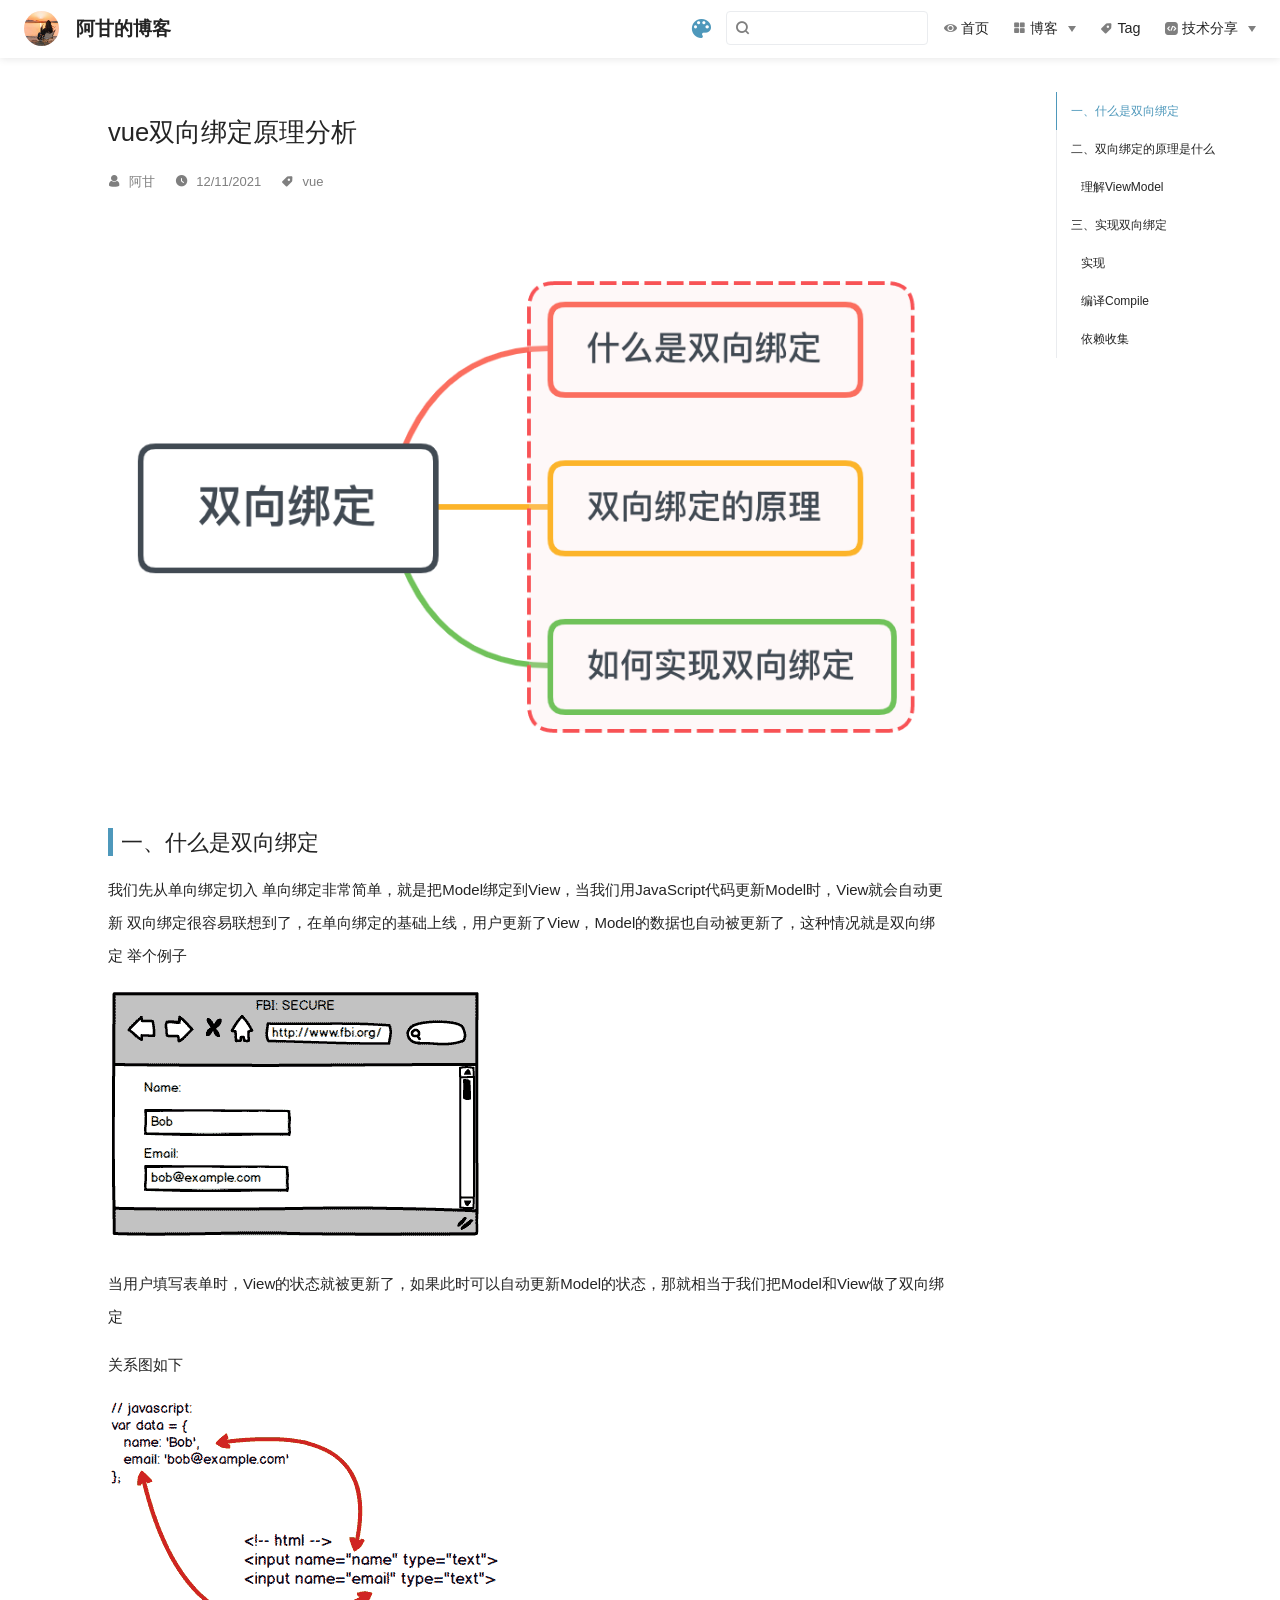
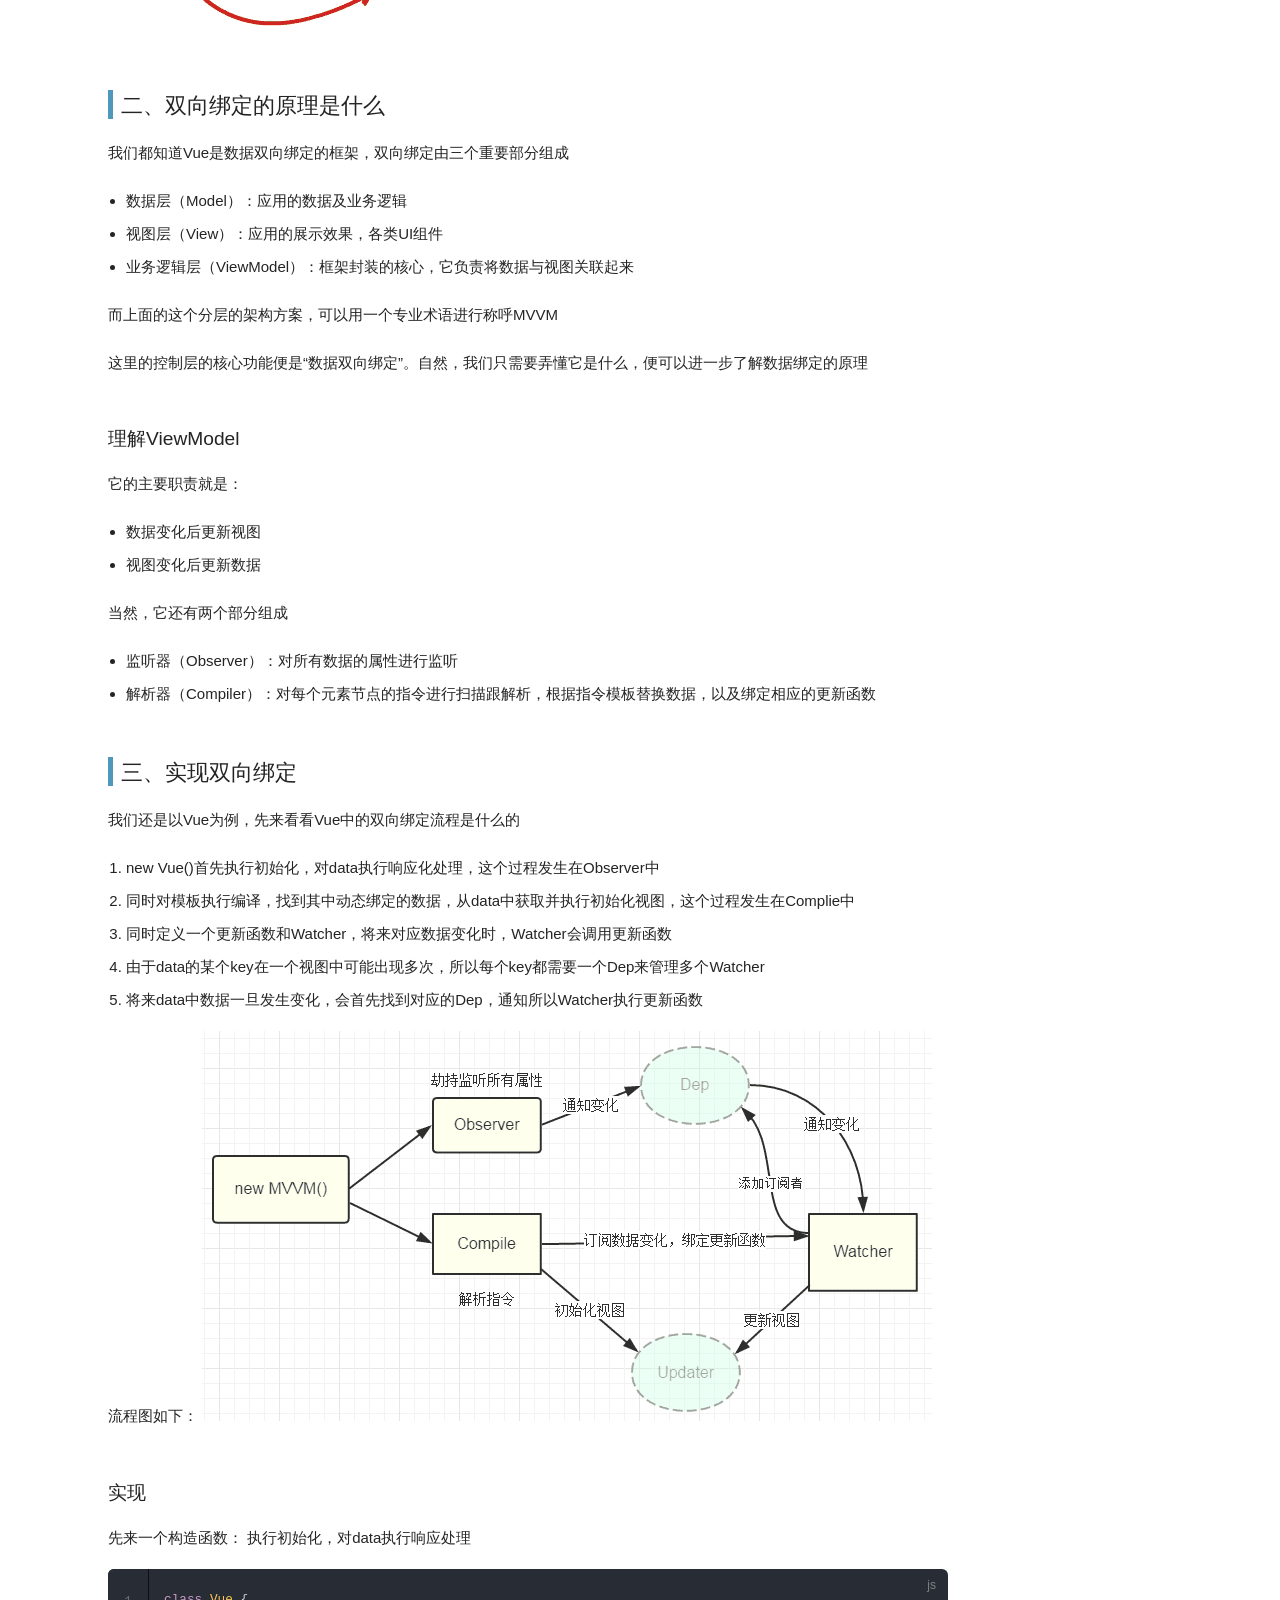
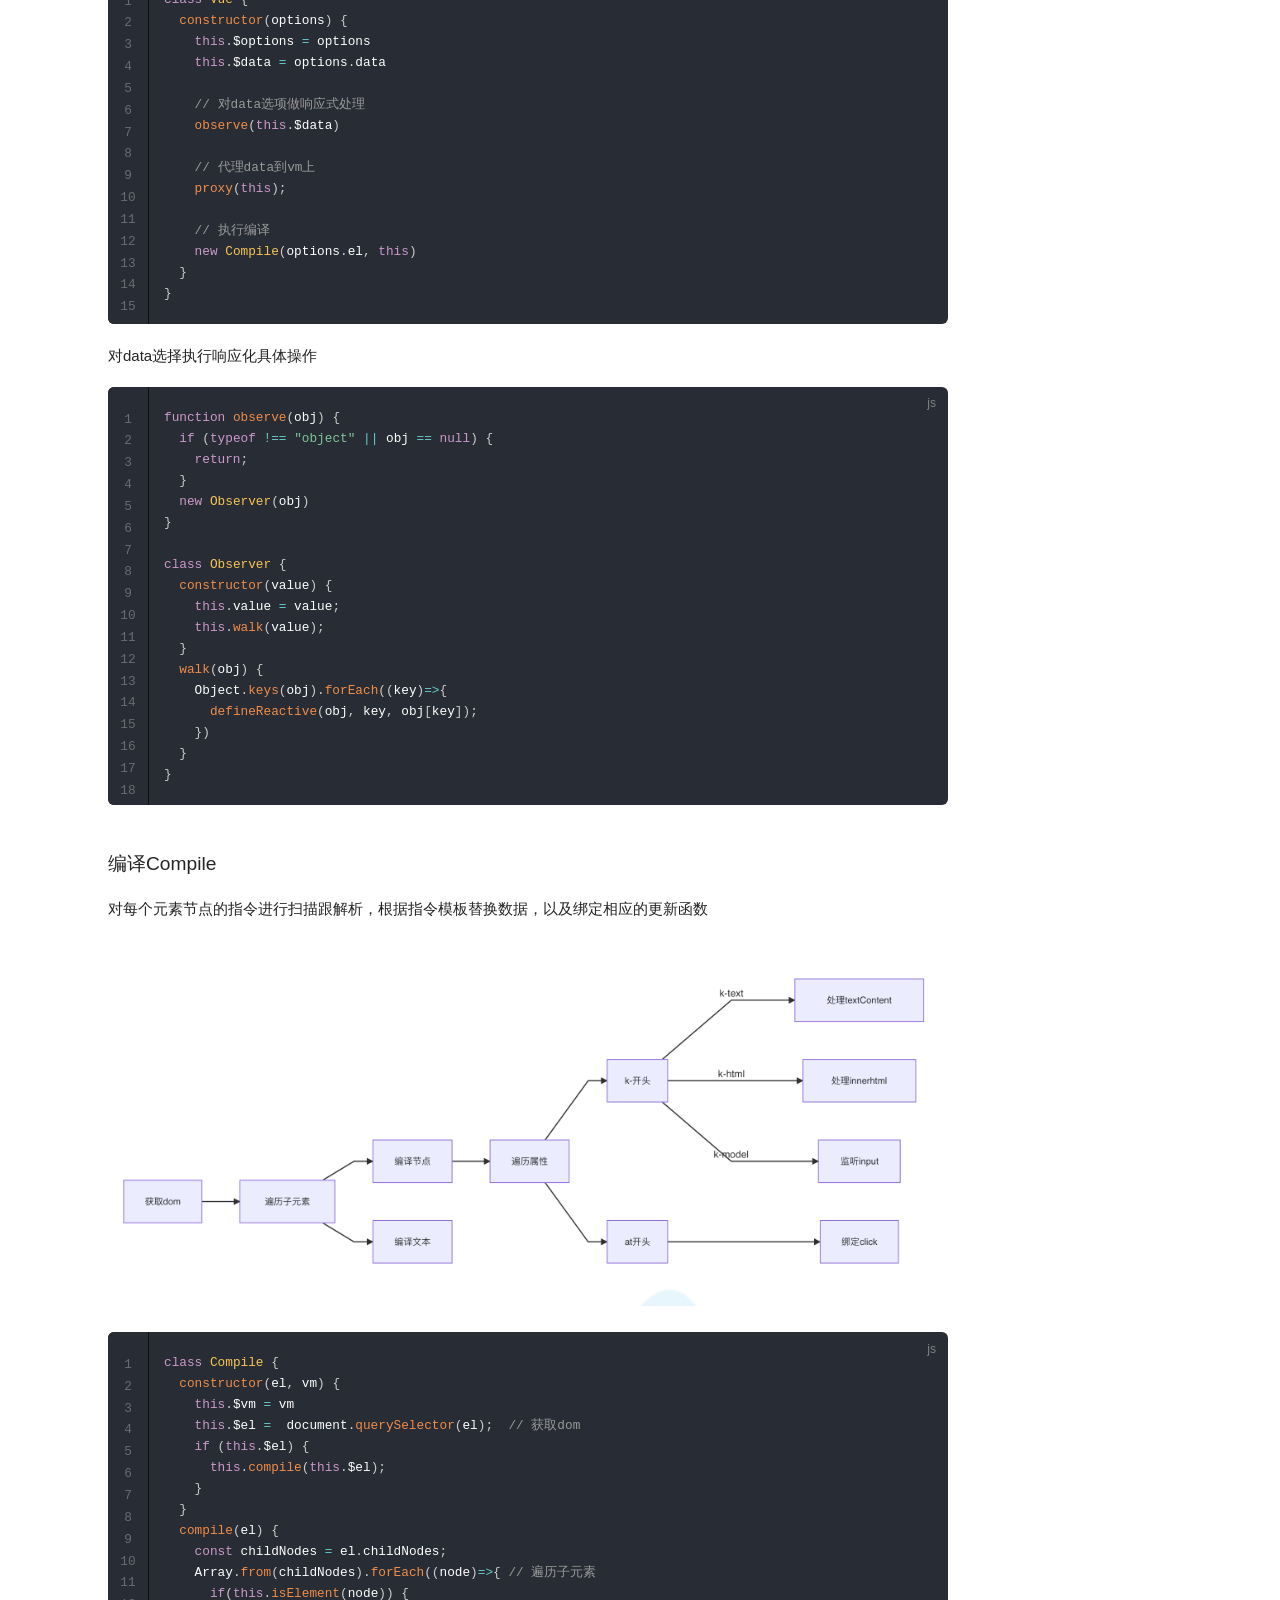
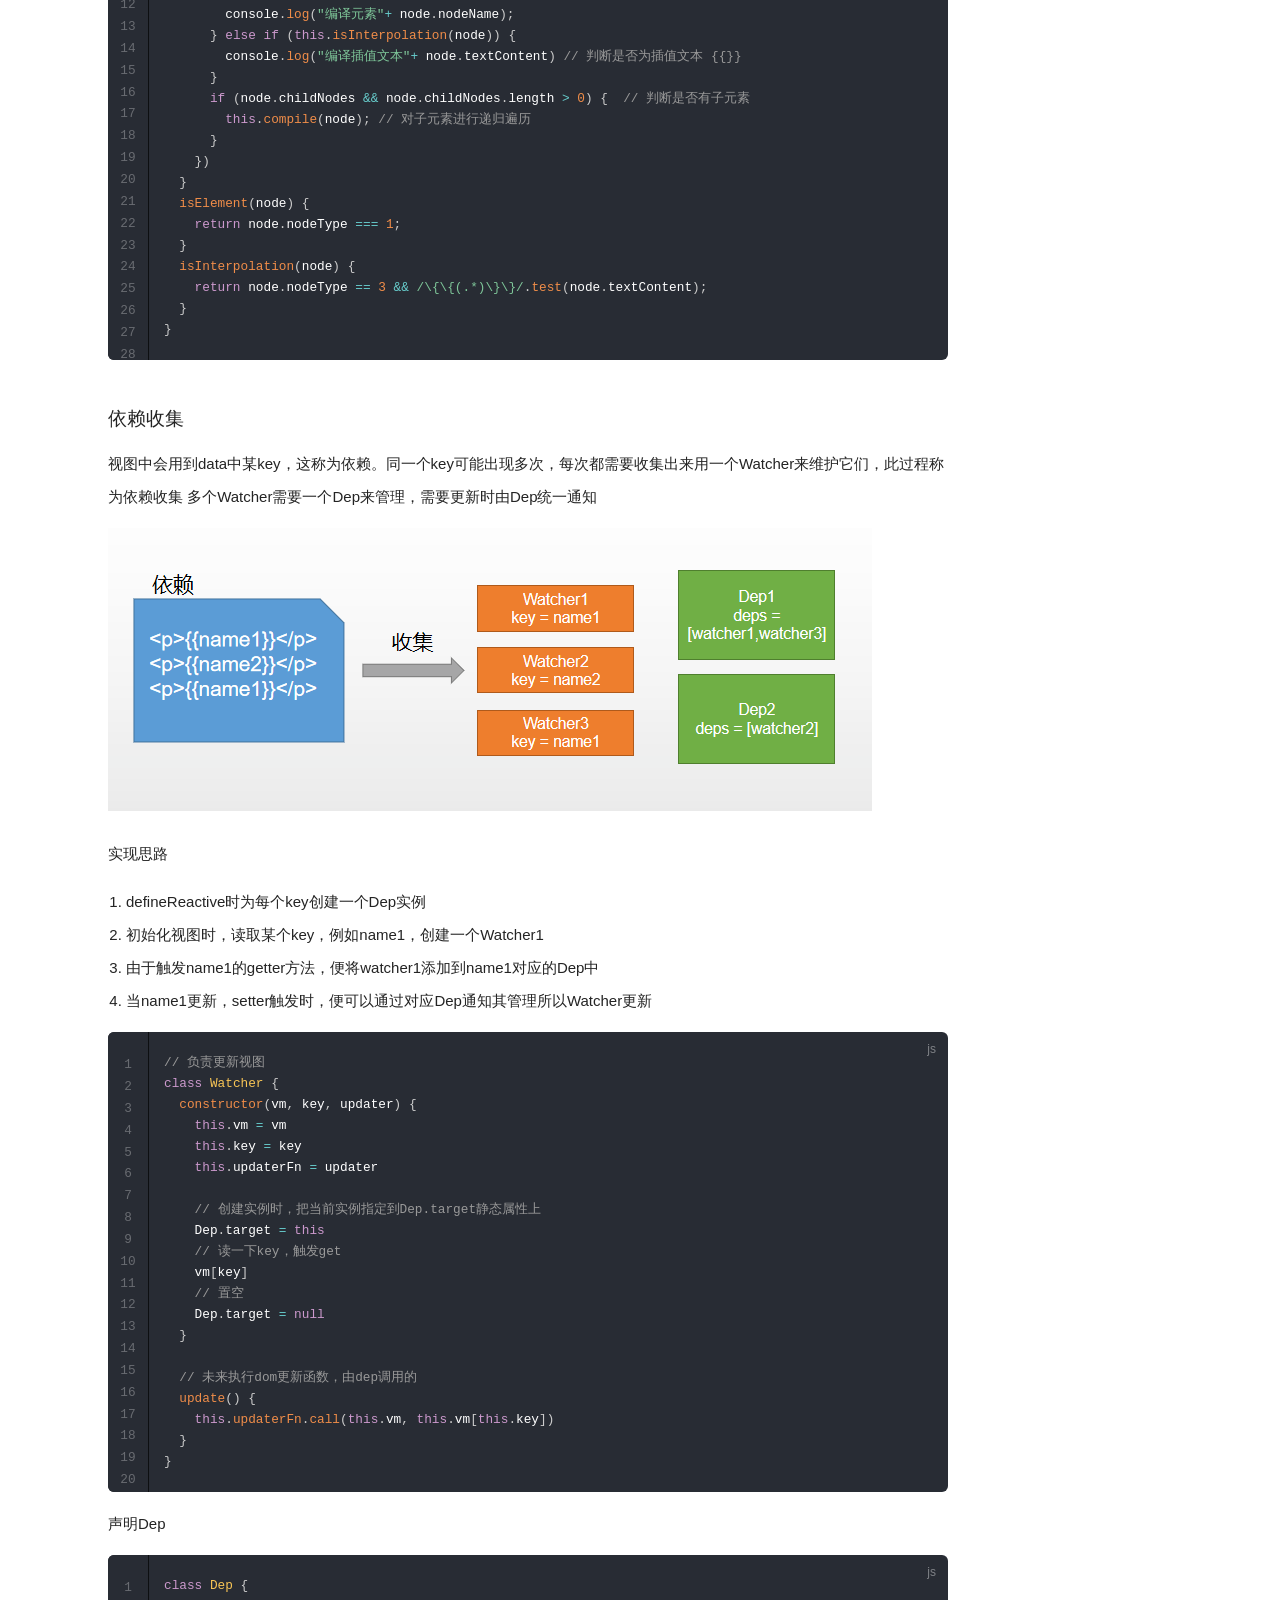
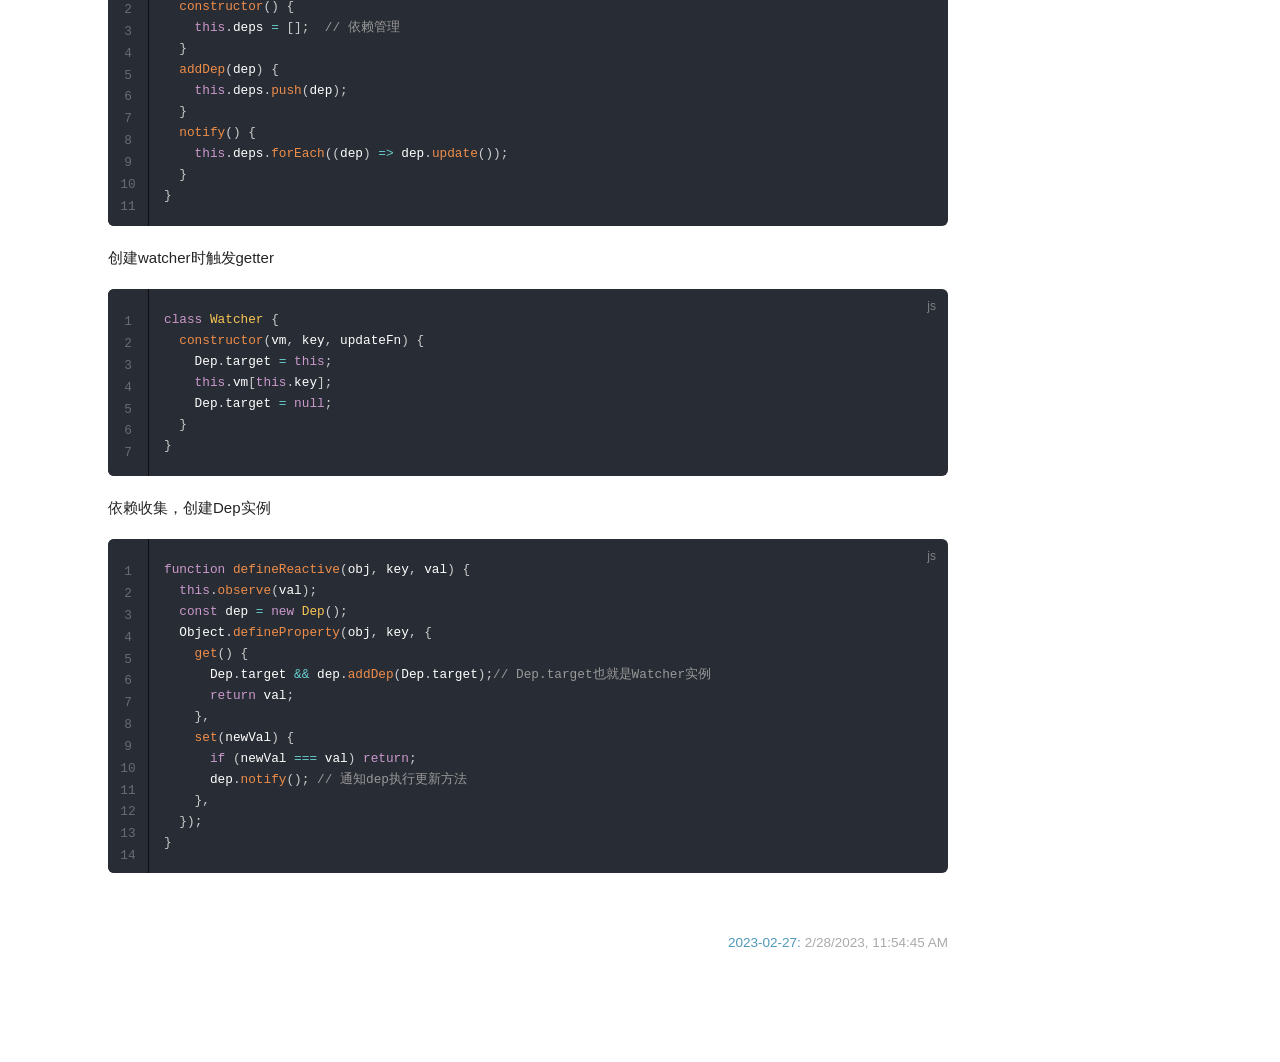
<file: 技术文章/vue/vue双向绑定原理分析.html>
<!DOCTYPE html>
<html lang="en-US">
  <head>
    <meta charset="utf-8">
    <meta name="viewport" content="width=device-width,initial-scale=1">
    <title>vue双向绑定原理分析 | 阿甘的博客</title>
    <meta name="generator" content="VuePress 1.9.8">
    <link rel="icon" href="/img/favicon.ico">
    <meta name="description" content="Just playing around">
    <meta name="keywords" content="君哥聊编程,vuepress,自建博客,君哥">
    
    <link rel="preload" href="/assets/css/0.styles.2338e49a.css" as="style"><link rel="preload" href="/assets/js/app.ddab8428.js" as="script"><link rel="preload" href="/assets/js/3.9b6636cf.js" as="script"><link rel="preload" href="/assets/js/1.950f6a81.js" as="script"><link rel="preload" href="/assets/js/7.1a5f78e8.js" as="script"><link rel="prefetch" href="/assets/js/10.45be2d88.js"><link rel="prefetch" href="/assets/js/11.e2ec60a9.js"><link rel="prefetch" href="/assets/js/12.56018b3f.js"><link rel="prefetch" href="/assets/js/13.a06029cd.js"><link rel="prefetch" href="/assets/js/14.23a7ea26.js"><link rel="prefetch" href="/assets/js/15.a2c33f14.js"><link rel="prefetch" href="/assets/js/4.09e2183b.js"><link rel="prefetch" href="/assets/js/5.89a84d8a.js"><link rel="prefetch" href="/assets/js/6.f4c3f655.js"><link rel="prefetch" href="/assets/js/8.5c27ac5d.js"><link rel="prefetch" href="/assets/js/9.37bb849c.js">
    <link rel="stylesheet" href="/assets/css/0.styles.2338e49a.css">
  </head>
  <body>
    <div id="app" data-server-rendered="true"><div class="theme-container no-sidebar" data-v-7dd95ae2><div data-v-7dd95ae2><div class="password-shadow password-wrapper-out" style="display:none;" data-v-59e6cb88 data-v-7dd95ae2 data-v-7dd95ae2><h3 class="title" data-v-59e6cb88>阿甘的博客</h3> <p class="description" data-v-59e6cb88>Just playing around</p> <label id="box" class="inputBox" data-v-59e6cb88><input type="password" value="" data-v-59e6cb88> <span data-v-59e6cb88>Konck! Knock!</span> <button data-v-59e6cb88>OK</button></label> <div class="footer" data-v-59e6cb88><span data-v-59e6cb88><i class="iconfont reco-theme" data-v-59e6cb88></i> <a target="blank" href="https://vuepress-theme-reco.recoluan.com" data-v-59e6cb88>vuePress-theme-reco</a></span> <span data-v-59e6cb88><i class="iconfont reco-copyright" data-v-59e6cb88></i> <a data-v-59e6cb88><span data-v-59e6cb88>阿甘</span>
          
        <span data-v-59e6cb88>2022 - </span>
        2023
      </a></span></div></div> <div class="hide" data-v-7dd95ae2><header class="navbar" data-v-7dd95ae2><div class="sidebar-button"><svg xmlns="http://www.w3.org/2000/svg" aria-hidden="true" role="img" viewBox="0 0 448 512" class="icon"><path fill="currentColor" d="M436 124H12c-6.627 0-12-5.373-12-12V80c0-6.627 5.373-12 12-12h424c6.627 0 12 5.373 12 12v32c0 6.627-5.373 12-12 12zm0 160H12c-6.627 0-12-5.373-12-12v-32c0-6.627 5.373-12 12-12h424c6.627 0 12 5.373 12 12v32c0 6.627-5.373 12-12 12zm0 160H12c-6.627 0-12-5.373-12-12v-32c0-6.627 5.373-12 12-12h424c6.627 0 12 5.373 12 12v32c0 6.627-5.373 12-12 12z"></path></svg></div> <a href="/" class="home-link router-link-active"><img src="/img/logo.jpg" alt="阿甘的博客" class="logo"> <span class="site-name">阿甘的博客</span></a> <div class="links"><div class="color-picker"><a class="color-button"><i class="iconfont reco-color"></i></a> <div class="color-picker-menu" style="display:none;"><div class="mode-options"><h4 class="title">Choose mode</h4> <ul class="color-mode-options"><li class="dark">dark</li><li class="auto active">auto</li><li class="light">light</li></ul></div></div></div> <div class="search-box"><i class="iconfont reco-search"></i> <input aria-label="Search" autocomplete="off" spellcheck="false" value=""> <!----></div> <nav class="nav-links can-hide"><div class="nav-item"><a href="/" class="nav-link"><i class="iconfont reco-eye"></i>
  首页
</a></div><div class="nav-item"><div class="dropdown-wrapper"><a class="dropdown-title"><span class="title"><i class="iconfont reco-category"></i>
      博客
    </span> <span class="arrow right"></span></a> <ul class="nav-dropdown" style="display:none;"><li class="dropdown-item"><!----> <a href="/categories/react/" class="nav-link"><i class="undefined"></i>
  react
</a></li><li class="dropdown-item"><!----> <a href="/categories/vue/" class="nav-link"><i class="undefined"></i>
  vue
</a></li></ul></div></div><div class="nav-item"><a href="/tag/" class="nav-link"><i class="iconfont reco-tag"></i>
  Tag
</a></div><div class="nav-item"><div class="dropdown-wrapper"><a class="dropdown-title"><span class="title"><i class="iconfont reco-api"></i>
      技术分享
    </span> <span class="arrow right"></span></a> <ul class="nav-dropdown" style="display:none;"><li class="dropdown-item"><h4>react</h4> <ul class="dropdown-subitem-wrapper"><li class="dropdown-subitem"><a href="/技术文章/react/react-01.html" class="nav-link"><i class="undefined"></i>
  react函数组件和类组件
</a></li><li class="dropdown-subitem"><a href="/技术文章/react/react-02.html" class="nav-link"><i class="undefined"></i>
  react中setState
</a></li><li class="dropdown-subitem"><a href="/技术文章/react/react-03.html" class="nav-link"><i class="undefined"></i>
  React中合成事件this的指向和事件对象
</a></li></ul></li><li class="dropdown-item"><h4>Vue</h4> <ul class="dropdown-subitem-wrapper"><li class="dropdown-subitem"><a href="/技术文章/vue/vue双向绑定原理分析.html" class="nav-link"><i class="undefined"></i>
  vue双向绑定原理分析
</a></li><li class="dropdown-subitem"><a href="/技术文章/vue/vue3-01.html" class="nav-link"><i class="undefined"></i>
  TypeScript与组合式API
</a></li></ul></li></ul></div></div> <!----></nav></div></header> <div class="sidebar-mask" data-v-7dd95ae2></div> <aside class="sidebar" data-v-7dd95ae2><div class="personal-info-wrapper" data-v-1fad0c41 data-v-7dd95ae2><img src="/avatar.png" alt="author-avatar" class="personal-img" data-v-1fad0c41> <h3 class="name" data-v-1fad0c41>
    阿甘
  </h3> <div class="num" data-v-1fad0c41><div data-v-1fad0c41><h3 data-v-1fad0c41>5</h3> <h6 data-v-1fad0c41>Articles</h6></div> <div data-v-1fad0c41><h3 data-v-1fad0c41>3</h3> <h6 data-v-1fad0c41>Tags</h6></div></div> <ul class="social-links" data-v-1fad0c41></ul> <hr data-v-1fad0c41></div> <nav class="nav-links"><div class="nav-item"><a href="/" class="nav-link"><i class="iconfont reco-eye"></i>
  首页
</a></div><div class="nav-item"><div class="dropdown-wrapper"><a class="dropdown-title"><span class="title"><i class="iconfont reco-category"></i>
      博客
    </span> <span class="arrow right"></span></a> <ul class="nav-dropdown" style="display:none;"><li class="dropdown-item"><!----> <a href="/categories/react/" class="nav-link"><i class="undefined"></i>
  react
</a></li><li class="dropdown-item"><!----> <a href="/categories/vue/" class="nav-link"><i class="undefined"></i>
  vue
</a></li></ul></div></div><div class="nav-item"><a href="/tag/" class="nav-link"><i class="iconfont reco-tag"></i>
  Tag
</a></div><div class="nav-item"><div class="dropdown-wrapper"><a class="dropdown-title"><span class="title"><i class="iconfont reco-api"></i>
      技术分享
    </span> <span class="arrow right"></span></a> <ul class="nav-dropdown" style="display:none;"><li class="dropdown-item"><h4>react</h4> <ul class="dropdown-subitem-wrapper"><li class="dropdown-subitem"><a href="/技术文章/react/react-01.html" class="nav-link"><i class="undefined"></i>
  react函数组件和类组件
</a></li><li class="dropdown-subitem"><a href="/技术文章/react/react-02.html" class="nav-link"><i class="undefined"></i>
  react中setState
</a></li><li class="dropdown-subitem"><a href="/技术文章/react/react-03.html" class="nav-link"><i class="undefined"></i>
  React中合成事件this的指向和事件对象
</a></li></ul></li><li class="dropdown-item"><h4>Vue</h4> <ul class="dropdown-subitem-wrapper"><li class="dropdown-subitem"><a href="/技术文章/vue/vue双向绑定原理分析.html" class="nav-link"><i class="undefined"></i>
  vue双向绑定原理分析
</a></li><li class="dropdown-subitem"><a href="/技术文章/vue/vue3-01.html" class="nav-link"><i class="undefined"></i>
  TypeScript与组合式API
</a></li></ul></li></ul></div></div> <!----></nav> <!----> </aside> <div class="password-shadow password-wrapper-in" style="display:none;" data-v-59e6cb88 data-v-7dd95ae2><h3 class="title" data-v-59e6cb88>vue双向绑定原理分析</h3> <!----> <label id="box" class="inputBox" data-v-59e6cb88><input type="password" value="" data-v-59e6cb88> <span data-v-59e6cb88>Konck! Knock!</span> <button data-v-59e6cb88>OK</button></label> <div class="footer" data-v-59e6cb88><span data-v-59e6cb88><i class="iconfont reco-theme" data-v-59e6cb88></i> <a target="blank" href="https://vuepress-theme-reco.recoluan.com" data-v-59e6cb88>vuePress-theme-reco</a></span> <span data-v-59e6cb88><i class="iconfont reco-copyright" data-v-59e6cb88></i> <a data-v-59e6cb88><span data-v-59e6cb88>阿甘</span>
          
        <span data-v-59e6cb88>2022 - </span>
        2023
      </a></span></div></div> <div data-v-7dd95ae2><div data-v-7dd95ae2><main class="page"><section style="display:;"><div class="page-title"><h1 class="title">vue双向绑定原理分析</h1> <div data-v-8a445198><i class="iconfont reco-account" data-v-8a445198><span data-v-8a445198>阿甘</span></i> <i class="iconfont reco-date" data-v-8a445198><span data-v-8a445198>12/11/2021</span></i> <!----> <i class="tags iconfont reco-tag" data-v-8a445198><span class="tag-item" data-v-8a445198>vue</span></i></div></div> <div class="theme-reco-content content__default"><p><img src="/assets/img/vue-01.9dc8a810.png" alt="vue-01"></p> <h2 id="一、什么是双向绑定"><a href="#一、什么是双向绑定" class="header-anchor">#</a> 一、什么是双向绑定</h2> <p>我们先从单向绑定切入
单向绑定非常简单，就是把Model绑定到View，当我们用JavaScript代码更新Model时，View就会自动更新
双向绑定很容易联想到了，在单向绑定的基础上线，用户更新了View，Model的数据也自动被更新了，这种情况就是双向绑定
举个例子</p> <p><img src="[data-uri]" alt="vue-02"></p> <p>当用户填写表单时，View的状态就被更新了，如果此时可以自动更新Model的状态，那就相当于我们把Model和View做了双向绑定</p> <p>关系图如下</p> <p><img src="[data-uri]" alt="vue-03"></p> <h2 id="二、双向绑定的原理是什么"><a href="#二、双向绑定的原理是什么" class="header-anchor">#</a> 二、双向绑定的原理是什么</h2> <p>我们都知道Vue是数据双向绑定的框架，双向绑定由三个重要部分组成</p> <ul><li>数据层（Model）：应用的数据及业务逻辑</li> <li>视图层（View）：应用的展示效果，各类UI组件</li> <li>业务逻辑层（ViewModel）：框架封装的核心，它负责将数据与视图关联起来</li></ul> <p>而上面的这个分层的架构方案，可以用一个专业术语进行称呼MVVM</p> <p>这里的控制层的核心功能便是“数据双向绑定”。自然，我们只需要弄懂它是什么，便可以进一步了解数据绑定的原理</p> <h3 id="理解viewmodel"><a href="#理解viewmodel" class="header-anchor">#</a> 理解ViewModel</h3> <p>它的主要职责就是：</p> <ul><li>数据变化后更新视图</li> <li>视图变化后更新数据</li></ul> <p>当然，它还有两个部分组成</p> <ul><li>监听器（Observer）：对所有数据的属性进行监听</li> <li>解析器（Compiler）：对每个元素节点的指令进行扫描跟解析，根据指令模板替换数据，以及绑定相应的更新函数</li></ul> <h2 id="三、实现双向绑定"><a href="#三、实现双向绑定" class="header-anchor">#</a> 三、实现双向绑定</h2> <p>我们还是以Vue为例，先来看看Vue中的双向绑定流程是什么的</p> <ol><li>new Vue()首先执行初始化，对data执行响应化处理，这个过程发生在Observer中</li> <li>同时对模板执行编译，找到其中动态绑定的数据，从data中获取并执行初始化视图，这个过程发生在Complie中</li> <li>同时定义一个更新函数和Watcher，将来对应数据变化时，Watcher会调用更新函数</li> <li>由于data的某个key在一个视图中可能出现多次，所以每个key都需要一个Dep来管理多个Watcher</li> <li>将来data中数据一旦发生变化，会首先找到对应的Dep，通知所以Watcher执行更新函数</li></ol> <p>流程图如下：
<img src="[data-uri]" alt="vue-04"></p> <h3 id="实现"><a href="#实现" class="header-anchor">#</a> 实现</h3> <p>先来一个构造函数： 执行初始化，对data执行响应处理</p> <div class="language-js line-numbers-mode"><pre class="language-js"><code><span class="token keyword">class</span> <span class="token class-name">Vue</span> <span class="token punctuation">{</span>
  <span class="token function">constructor</span><span class="token punctuation">(</span><span class="token parameter">options</span><span class="token punctuation">)</span> <span class="token punctuation">{</span>
    <span class="token keyword">this</span><span class="token punctuation">.</span>$options <span class="token operator">=</span> options
    <span class="token keyword">this</span><span class="token punctuation">.</span>$data <span class="token operator">=</span> options<span class="token punctuation">.</span>data

    <span class="token comment">// 对data选项做响应式处理</span>
    <span class="token function">observe</span><span class="token punctuation">(</span><span class="token keyword">this</span><span class="token punctuation">.</span>$data<span class="token punctuation">)</span>

    <span class="token comment">// 代理data到vm上</span>
    <span class="token function">proxy</span><span class="token punctuation">(</span><span class="token keyword">this</span><span class="token punctuation">)</span><span class="token punctuation">;</span>

    <span class="token comment">// 执行编译</span>
    <span class="token keyword">new</span> <span class="token class-name">Compile</span><span class="token punctuation">(</span>options<span class="token punctuation">.</span>el<span class="token punctuation">,</span> <span class="token keyword">this</span><span class="token punctuation">)</span>
  <span class="token punctuation">}</span>
<span class="token punctuation">}</span>
</code></pre> <div class="line-numbers-wrapper"><span class="line-number">1</span><br><span class="line-number">2</span><br><span class="line-number">3</span><br><span class="line-number">4</span><br><span class="line-number">5</span><br><span class="line-number">6</span><br><span class="line-number">7</span><br><span class="line-number">8</span><br><span class="line-number">9</span><br><span class="line-number">10</span><br><span class="line-number">11</span><br><span class="line-number">12</span><br><span class="line-number">13</span><br><span class="line-number">14</span><br><span class="line-number">15</span><br></div></div><p>对data选择执行响应化具体操作</p> <div class="language-js line-numbers-mode"><pre class="language-js"><code><span class="token keyword">function</span> <span class="token function">observe</span><span class="token punctuation">(</span><span class="token parameter">obj</span><span class="token punctuation">)</span> <span class="token punctuation">{</span>
  <span class="token keyword">if</span> <span class="token punctuation">(</span><span class="token keyword">typeof</span> <span class="token operator">!==</span> <span class="token string">&quot;object&quot;</span> <span class="token operator">||</span> obj <span class="token operator">==</span> <span class="token keyword">null</span><span class="token punctuation">)</span> <span class="token punctuation">{</span>
    <span class="token keyword">return</span><span class="token punctuation">;</span>
  <span class="token punctuation">}</span>
  <span class="token keyword">new</span> <span class="token class-name">Observer</span><span class="token punctuation">(</span>obj<span class="token punctuation">)</span>
<span class="token punctuation">}</span>

<span class="token keyword">class</span> <span class="token class-name">Observer</span> <span class="token punctuation">{</span>
  <span class="token function">constructor</span><span class="token punctuation">(</span><span class="token parameter">value</span><span class="token punctuation">)</span> <span class="token punctuation">{</span>
    <span class="token keyword">this</span><span class="token punctuation">.</span>value <span class="token operator">=</span> value<span class="token punctuation">;</span>
    <span class="token keyword">this</span><span class="token punctuation">.</span><span class="token function">walk</span><span class="token punctuation">(</span>value<span class="token punctuation">)</span><span class="token punctuation">;</span>
  <span class="token punctuation">}</span>
  <span class="token function">walk</span><span class="token punctuation">(</span><span class="token parameter">obj</span><span class="token punctuation">)</span> <span class="token punctuation">{</span>
    Object<span class="token punctuation">.</span><span class="token function">keys</span><span class="token punctuation">(</span>obj<span class="token punctuation">)</span><span class="token punctuation">.</span><span class="token function">forEach</span><span class="token punctuation">(</span><span class="token punctuation">(</span><span class="token parameter">key</span><span class="token punctuation">)</span><span class="token operator">=&gt;</span><span class="token punctuation">{</span>
      <span class="token function">defineReactive</span><span class="token punctuation">(</span>obj<span class="token punctuation">,</span> key<span class="token punctuation">,</span> obj<span class="token punctuation">[</span>key<span class="token punctuation">]</span><span class="token punctuation">)</span><span class="token punctuation">;</span>
    <span class="token punctuation">}</span><span class="token punctuation">)</span>
  <span class="token punctuation">}</span>
<span class="token punctuation">}</span> 
</code></pre> <div class="line-numbers-wrapper"><span class="line-number">1</span><br><span class="line-number">2</span><br><span class="line-number">3</span><br><span class="line-number">4</span><br><span class="line-number">5</span><br><span class="line-number">6</span><br><span class="line-number">7</span><br><span class="line-number">8</span><br><span class="line-number">9</span><br><span class="line-number">10</span><br><span class="line-number">11</span><br><span class="line-number">12</span><br><span class="line-number">13</span><br><span class="line-number">14</span><br><span class="line-number">15</span><br><span class="line-number">16</span><br><span class="line-number">17</span><br><span class="line-number">18</span><br></div></div><h3 id="编译compile"><a href="#编译compile" class="header-anchor">#</a> 编译Compile</h3> <p>对每个元素节点的指令进行扫描跟解析，根据指令模板替换数据，以及绑定相应的更新函数</p> <p><img src="/assets/img/vue-05.81352251.png" alt="vue-05"></p> <div class="language-js line-numbers-mode"><pre class="language-js"><code><span class="token keyword">class</span> <span class="token class-name">Compile</span> <span class="token punctuation">{</span>
  <span class="token function">constructor</span><span class="token punctuation">(</span><span class="token parameter">el<span class="token punctuation">,</span> vm</span><span class="token punctuation">)</span> <span class="token punctuation">{</span>
    <span class="token keyword">this</span><span class="token punctuation">.</span>$vm <span class="token operator">=</span> vm
    <span class="token keyword">this</span><span class="token punctuation">.</span>$el <span class="token operator">=</span>  document<span class="token punctuation">.</span><span class="token function">querySelector</span><span class="token punctuation">(</span>el<span class="token punctuation">)</span><span class="token punctuation">;</span>  <span class="token comment">// 获取dom</span>
    <span class="token keyword">if</span> <span class="token punctuation">(</span><span class="token keyword">this</span><span class="token punctuation">.</span>$el<span class="token punctuation">)</span> <span class="token punctuation">{</span>
      <span class="token keyword">this</span><span class="token punctuation">.</span><span class="token function">compile</span><span class="token punctuation">(</span><span class="token keyword">this</span><span class="token punctuation">.</span>$el<span class="token punctuation">)</span><span class="token punctuation">;</span>
    <span class="token punctuation">}</span>
  <span class="token punctuation">}</span>
  <span class="token function">compile</span><span class="token punctuation">(</span><span class="token parameter">el</span><span class="token punctuation">)</span> <span class="token punctuation">{</span>
    <span class="token keyword">const</span> childNodes <span class="token operator">=</span> el<span class="token punctuation">.</span>childNodes<span class="token punctuation">;</span>
    Array<span class="token punctuation">.</span><span class="token function">from</span><span class="token punctuation">(</span>childNodes<span class="token punctuation">)</span><span class="token punctuation">.</span><span class="token function">forEach</span><span class="token punctuation">(</span><span class="token punctuation">(</span><span class="token parameter">node</span><span class="token punctuation">)</span><span class="token operator">=&gt;</span><span class="token punctuation">{</span> <span class="token comment">// 遍历子元素</span>
      <span class="token keyword">if</span><span class="token punctuation">(</span><span class="token keyword">this</span><span class="token punctuation">.</span><span class="token function">isElement</span><span class="token punctuation">(</span>node<span class="token punctuation">)</span><span class="token punctuation">)</span> <span class="token punctuation">{</span>
        console<span class="token punctuation">.</span><span class="token function">log</span><span class="token punctuation">(</span><span class="token string">&quot;编译元素&quot;</span><span class="token operator">+</span> node<span class="token punctuation">.</span>nodeName<span class="token punctuation">)</span><span class="token punctuation">;</span>
      <span class="token punctuation">}</span> <span class="token keyword">else</span> <span class="token keyword">if</span> <span class="token punctuation">(</span><span class="token keyword">this</span><span class="token punctuation">.</span><span class="token function">isInterpolation</span><span class="token punctuation">(</span>node<span class="token punctuation">)</span><span class="token punctuation">)</span> <span class="token punctuation">{</span>
        console<span class="token punctuation">.</span><span class="token function">log</span><span class="token punctuation">(</span><span class="token string">&quot;编译插值文本&quot;</span><span class="token operator">+</span> node<span class="token punctuation">.</span>textContent<span class="token punctuation">)</span> <span class="token comment">// 判断是否为插值文本 {{}}</span>
      <span class="token punctuation">}</span>
      <span class="token keyword">if</span> <span class="token punctuation">(</span>node<span class="token punctuation">.</span>childNodes <span class="token operator">&amp;&amp;</span> node<span class="token punctuation">.</span>childNodes<span class="token punctuation">.</span>length <span class="token operator">&gt;</span> <span class="token number">0</span><span class="token punctuation">)</span> <span class="token punctuation">{</span>  <span class="token comment">// 判断是否有子元素</span>
        <span class="token keyword">this</span><span class="token punctuation">.</span><span class="token function">compile</span><span class="token punctuation">(</span>node<span class="token punctuation">)</span><span class="token punctuation">;</span> <span class="token comment">// 对子元素进行递归遍历</span>
      <span class="token punctuation">}</span>
    <span class="token punctuation">}</span><span class="token punctuation">)</span>
  <span class="token punctuation">}</span>
  <span class="token function">isElement</span><span class="token punctuation">(</span><span class="token parameter">node</span><span class="token punctuation">)</span> <span class="token punctuation">{</span>
    <span class="token keyword">return</span> node<span class="token punctuation">.</span>nodeType <span class="token operator">===</span> <span class="token number">1</span><span class="token punctuation">;</span>
  <span class="token punctuation">}</span>
  <span class="token function">isInterpolation</span><span class="token punctuation">(</span><span class="token parameter">node</span><span class="token punctuation">)</span> <span class="token punctuation">{</span>
    <span class="token keyword">return</span> node<span class="token punctuation">.</span>nodeType <span class="token operator">==</span> <span class="token number">3</span> <span class="token operator">&amp;&amp;</span> <span class="token regex"><span class="token regex-delimiter">/</span><span class="token regex-source language-regex">\{\{(.*)\}\}</span><span class="token regex-delimiter">/</span></span><span class="token punctuation">.</span><span class="token function">test</span><span class="token punctuation">(</span>node<span class="token punctuation">.</span>textContent<span class="token punctuation">)</span><span class="token punctuation">;</span>
  <span class="token punctuation">}</span>
<span class="token punctuation">}</span>
</code></pre> <div class="line-numbers-wrapper"><span class="line-number">1</span><br><span class="line-number">2</span><br><span class="line-number">3</span><br><span class="line-number">4</span><br><span class="line-number">5</span><br><span class="line-number">6</span><br><span class="line-number">7</span><br><span class="line-number">8</span><br><span class="line-number">9</span><br><span class="line-number">10</span><br><span class="line-number">11</span><br><span class="line-number">12</span><br><span class="line-number">13</span><br><span class="line-number">14</span><br><span class="line-number">15</span><br><span class="line-number">16</span><br><span class="line-number">17</span><br><span class="line-number">18</span><br><span class="line-number">19</span><br><span class="line-number">20</span><br><span class="line-number">21</span><br><span class="line-number">22</span><br><span class="line-number">23</span><br><span class="line-number">24</span><br><span class="line-number">25</span><br><span class="line-number">26</span><br><span class="line-number">27</span><br><span class="line-number">28</span><br></div></div><h3 id="依赖收集"><a href="#依赖收集" class="header-anchor">#</a> 依赖收集</h3> <p>视图中会用到data中某key，这称为依赖。同一个key可能出现多次，每次都需要收集出来用一个Watcher来维护它们，此过程称为依赖收集
多个Watcher需要一个Dep来管理，需要更新时由Dep统一通知</p> <p><img src="/assets/img/vue-06.b424be36.png" alt="vue-06"></p> <p>实现思路</p> <ol><li>defineReactive时为每个key创建一个Dep实例</li> <li>初始化视图时，读取某个key，例如name1，创建一个Watcher1</li> <li>由于触发name1的getter方法，便将watcher1添加到name1对应的Dep中</li> <li>当name1更新，setter触发时，便可以通过对应Dep通知其管理所以Watcher更新</li></ol> <div class="language-js line-numbers-mode"><pre class="language-js"><code><span class="token comment">// 负责更新视图</span>
<span class="token keyword">class</span> <span class="token class-name">Watcher</span> <span class="token punctuation">{</span>
  <span class="token function">constructor</span><span class="token punctuation">(</span><span class="token parameter">vm<span class="token punctuation">,</span> key<span class="token punctuation">,</span> updater</span><span class="token punctuation">)</span> <span class="token punctuation">{</span>
    <span class="token keyword">this</span><span class="token punctuation">.</span>vm <span class="token operator">=</span> vm
    <span class="token keyword">this</span><span class="token punctuation">.</span>key <span class="token operator">=</span> key
    <span class="token keyword">this</span><span class="token punctuation">.</span>updaterFn <span class="token operator">=</span> updater

    <span class="token comment">// 创建实例时，把当前实例指定到Dep.target静态属性上</span>
    Dep<span class="token punctuation">.</span>target <span class="token operator">=</span> <span class="token keyword">this</span>
    <span class="token comment">// 读一下key，触发get</span>
    vm<span class="token punctuation">[</span>key<span class="token punctuation">]</span>
    <span class="token comment">// 置空</span>
    Dep<span class="token punctuation">.</span>target <span class="token operator">=</span> <span class="token keyword">null</span>
  <span class="token punctuation">}</span>

  <span class="token comment">// 未来执行dom更新函数，由dep调用的</span>
  <span class="token function">update</span><span class="token punctuation">(</span><span class="token punctuation">)</span> <span class="token punctuation">{</span>
    <span class="token keyword">this</span><span class="token punctuation">.</span><span class="token function">updaterFn</span><span class="token punctuation">.</span><span class="token function">call</span><span class="token punctuation">(</span><span class="token keyword">this</span><span class="token punctuation">.</span>vm<span class="token punctuation">,</span> <span class="token keyword">this</span><span class="token punctuation">.</span>vm<span class="token punctuation">[</span><span class="token keyword">this</span><span class="token punctuation">.</span>key<span class="token punctuation">]</span><span class="token punctuation">)</span>
  <span class="token punctuation">}</span>
<span class="token punctuation">}</span>
</code></pre> <div class="line-numbers-wrapper"><span class="line-number">1</span><br><span class="line-number">2</span><br><span class="line-number">3</span><br><span class="line-number">4</span><br><span class="line-number">5</span><br><span class="line-number">6</span><br><span class="line-number">7</span><br><span class="line-number">8</span><br><span class="line-number">9</span><br><span class="line-number">10</span><br><span class="line-number">11</span><br><span class="line-number">12</span><br><span class="line-number">13</span><br><span class="line-number">14</span><br><span class="line-number">15</span><br><span class="line-number">16</span><br><span class="line-number">17</span><br><span class="line-number">18</span><br><span class="line-number">19</span><br><span class="line-number">20</span><br></div></div><p>声明Dep</p> <div class="language-js line-numbers-mode"><pre class="language-js"><code><span class="token keyword">class</span> <span class="token class-name">Dep</span> <span class="token punctuation">{</span>
  <span class="token function">constructor</span><span class="token punctuation">(</span><span class="token punctuation">)</span> <span class="token punctuation">{</span>
    <span class="token keyword">this</span><span class="token punctuation">.</span>deps <span class="token operator">=</span> <span class="token punctuation">[</span><span class="token punctuation">]</span><span class="token punctuation">;</span>  <span class="token comment">// 依赖管理</span>
  <span class="token punctuation">}</span>
  <span class="token function">addDep</span><span class="token punctuation">(</span><span class="token parameter">dep</span><span class="token punctuation">)</span> <span class="token punctuation">{</span>
    <span class="token keyword">this</span><span class="token punctuation">.</span>deps<span class="token punctuation">.</span><span class="token function">push</span><span class="token punctuation">(</span>dep<span class="token punctuation">)</span><span class="token punctuation">;</span>
  <span class="token punctuation">}</span>
  <span class="token function">notify</span><span class="token punctuation">(</span><span class="token punctuation">)</span> <span class="token punctuation">{</span> 
    <span class="token keyword">this</span><span class="token punctuation">.</span>deps<span class="token punctuation">.</span><span class="token function">forEach</span><span class="token punctuation">(</span><span class="token punctuation">(</span><span class="token parameter">dep</span><span class="token punctuation">)</span> <span class="token operator">=&gt;</span> dep<span class="token punctuation">.</span><span class="token function">update</span><span class="token punctuation">(</span><span class="token punctuation">)</span><span class="token punctuation">)</span><span class="token punctuation">;</span>
  <span class="token punctuation">}</span>
<span class="token punctuation">}</span>
</code></pre> <div class="line-numbers-wrapper"><span class="line-number">1</span><br><span class="line-number">2</span><br><span class="line-number">3</span><br><span class="line-number">4</span><br><span class="line-number">5</span><br><span class="line-number">6</span><br><span class="line-number">7</span><br><span class="line-number">8</span><br><span class="line-number">9</span><br><span class="line-number">10</span><br><span class="line-number">11</span><br></div></div><p>创建watcher时触发getter</p> <div class="language-js line-numbers-mode"><pre class="language-js"><code><span class="token keyword">class</span> <span class="token class-name">Watcher</span> <span class="token punctuation">{</span>
  <span class="token function">constructor</span><span class="token punctuation">(</span><span class="token parameter">vm<span class="token punctuation">,</span> key<span class="token punctuation">,</span> updateFn</span><span class="token punctuation">)</span> <span class="token punctuation">{</span>
    Dep<span class="token punctuation">.</span>target <span class="token operator">=</span> <span class="token keyword">this</span><span class="token punctuation">;</span>
    <span class="token keyword">this</span><span class="token punctuation">.</span>vm<span class="token punctuation">[</span><span class="token keyword">this</span><span class="token punctuation">.</span>key<span class="token punctuation">]</span><span class="token punctuation">;</span>
    Dep<span class="token punctuation">.</span>target <span class="token operator">=</span> <span class="token keyword">null</span><span class="token punctuation">;</span>
  <span class="token punctuation">}</span>
<span class="token punctuation">}</span>
</code></pre> <div class="line-numbers-wrapper"><span class="line-number">1</span><br><span class="line-number">2</span><br><span class="line-number">3</span><br><span class="line-number">4</span><br><span class="line-number">5</span><br><span class="line-number">6</span><br><span class="line-number">7</span><br></div></div><p>依赖收集，创建Dep实例</p> <div class="language-js line-numbers-mode"><pre class="language-js"><code><span class="token keyword">function</span> <span class="token function">defineReactive</span><span class="token punctuation">(</span><span class="token parameter">obj<span class="token punctuation">,</span> key<span class="token punctuation">,</span> val</span><span class="token punctuation">)</span> <span class="token punctuation">{</span>
  <span class="token keyword">this</span><span class="token punctuation">.</span><span class="token function">observe</span><span class="token punctuation">(</span>val<span class="token punctuation">)</span><span class="token punctuation">;</span>
  <span class="token keyword">const</span> dep <span class="token operator">=</span> <span class="token keyword">new</span> <span class="token class-name">Dep</span><span class="token punctuation">(</span><span class="token punctuation">)</span><span class="token punctuation">;</span>
  Object<span class="token punctuation">.</span><span class="token function">defineProperty</span><span class="token punctuation">(</span>obj<span class="token punctuation">,</span> key<span class="token punctuation">,</span> <span class="token punctuation">{</span>
    <span class="token function">get</span><span class="token punctuation">(</span><span class="token punctuation">)</span> <span class="token punctuation">{</span>
      Dep<span class="token punctuation">.</span>target <span class="token operator">&amp;&amp;</span> dep<span class="token punctuation">.</span><span class="token function">addDep</span><span class="token punctuation">(</span>Dep<span class="token punctuation">.</span>target<span class="token punctuation">)</span><span class="token punctuation">;</span><span class="token comment">// Dep.target也就是Watcher实例</span>
      <span class="token keyword">return</span> val<span class="token punctuation">;</span>
    <span class="token punctuation">}</span><span class="token punctuation">,</span>
    <span class="token function">set</span><span class="token punctuation">(</span>newVal<span class="token punctuation">)</span> <span class="token punctuation">{</span>
      <span class="token keyword">if</span> <span class="token punctuation">(</span>newVal <span class="token operator">===</span> val<span class="token punctuation">)</span> <span class="token keyword">return</span><span class="token punctuation">;</span>
      dep<span class="token punctuation">.</span><span class="token function">notify</span><span class="token punctuation">(</span><span class="token punctuation">)</span><span class="token punctuation">;</span> <span class="token comment">// 通知dep执行更新方法</span>
    <span class="token punctuation">}</span><span class="token punctuation">,</span>
  <span class="token punctuation">}</span><span class="token punctuation">)</span><span class="token punctuation">;</span>
<span class="token punctuation">}</span>
</code></pre> <div class="line-numbers-wrapper"><span class="line-number">1</span><br><span class="line-number">2</span><br><span class="line-number">3</span><br><span class="line-number">4</span><br><span class="line-number">5</span><br><span class="line-number">6</span><br><span class="line-number">7</span><br><span class="line-number">8</span><br><span class="line-number">9</span><br><span class="line-number">10</span><br><span class="line-number">11</span><br><span class="line-number">12</span><br><span class="line-number">13</span><br><span class="line-number">14</span><br></div></div></div></section> <footer class="page-edit"><!----> <div class="last-updated"><span class="prefix">2023-02-27: </span> <span class="time">2/28/2023, 11:54:45 AM</span></div></footer> <!----> <div class="comments-wrapper"><!----></div></main></div> <!----></div> <ul class="sub-sidebar sub-sidebar-wrapper" style="width:12rem;" data-v-b57cc07c data-v-7dd95ae2><li class="level-2" data-v-b57cc07c><a href="/%E6%8A%80%E6%9C%AF%E6%96%87%E7%AB%A0/vue/vue%E5%8F%8C%E5%90%91%E7%BB%91%E5%AE%9A%E5%8E%9F%E7%90%86%E5%88%86%E6%9E%90.html#一、什么是双向绑定" class="sidebar-link reco-side-一、什么是双向绑定" data-v-b57cc07c>一、什么是双向绑定</a></li><li class="level-2" data-v-b57cc07c><a href="/%E6%8A%80%E6%9C%AF%E6%96%87%E7%AB%A0/vue/vue%E5%8F%8C%E5%90%91%E7%BB%91%E5%AE%9A%E5%8E%9F%E7%90%86%E5%88%86%E6%9E%90.html#二、双向绑定的原理是什么" class="sidebar-link reco-side-二、双向绑定的原理是什么" data-v-b57cc07c>二、双向绑定的原理是什么</a></li><li class="level-3" data-v-b57cc07c><a href="/%E6%8A%80%E6%9C%AF%E6%96%87%E7%AB%A0/vue/vue%E5%8F%8C%E5%90%91%E7%BB%91%E5%AE%9A%E5%8E%9F%E7%90%86%E5%88%86%E6%9E%90.html#理解viewmodel" class="sidebar-link reco-side-理解viewmodel" data-v-b57cc07c>理解ViewModel</a></li><li class="level-2" data-v-b57cc07c><a href="/%E6%8A%80%E6%9C%AF%E6%96%87%E7%AB%A0/vue/vue%E5%8F%8C%E5%90%91%E7%BB%91%E5%AE%9A%E5%8E%9F%E7%90%86%E5%88%86%E6%9E%90.html#三、实现双向绑定" class="sidebar-link reco-side-三、实现双向绑定" data-v-b57cc07c>三、实现双向绑定</a></li><li class="level-3" data-v-b57cc07c><a href="/%E6%8A%80%E6%9C%AF%E6%96%87%E7%AB%A0/vue/vue%E5%8F%8C%E5%90%91%E7%BB%91%E5%AE%9A%E5%8E%9F%E7%90%86%E5%88%86%E6%9E%90.html#实现" class="sidebar-link reco-side-实现" data-v-b57cc07c>实现</a></li><li class="level-3" data-v-b57cc07c><a href="/%E6%8A%80%E6%9C%AF%E6%96%87%E7%AB%A0/vue/vue%E5%8F%8C%E5%90%91%E7%BB%91%E5%AE%9A%E5%8E%9F%E7%90%86%E5%88%86%E6%9E%90.html#编译compile" class="sidebar-link reco-side-编译compile" data-v-b57cc07c>编译Compile</a></li><li class="level-3" data-v-b57cc07c><a href="/%E6%8A%80%E6%9C%AF%E6%96%87%E7%AB%A0/vue/vue%E5%8F%8C%E5%90%91%E7%BB%91%E5%AE%9A%E5%8E%9F%E7%90%86%E5%88%86%E6%9E%90.html#依赖收集" class="sidebar-link reco-side-依赖收集" data-v-b57cc07c>依赖收集</a></li></ul></div></div></div><div class="global-ui"><div class="back-to-ceiling" style="right:1rem;bottom:6rem;width:2.5rem;height:2.5rem;border-radius:.25rem;line-height:2.5rem;display:none;" data-v-c6073ba8 data-v-c6073ba8><svg t="1574745035067" viewBox="0 0 1024 1024" version="1.1" xmlns="http://www.w3.org/2000/svg" p-id="5404" class="icon" data-v-c6073ba8><path d="M526.60727968 10.90185116a27.675 27.675 0 0 0-29.21455937 0c-131.36607665 82.28402758-218.69155461 228.01873535-218.69155402 394.07834331a462.20625001 462.20625001 0 0 0 5.36959153 69.94390903c1.00431239 6.55289093-0.34802892 13.13561351-3.76865779 18.80351572-32.63518765 54.11355614-51.75690182 118.55860487-51.7569018 187.94566865a371.06718723 371.06718723 0 0 0 11.50484808 91.98906777c6.53300375 25.50556257 41.68394495 28.14064038 52.69160883 4.22606766 17.37162448-37.73630017 42.14135425-72.50938081 72.80769204-103.21549295 2.18761121 3.04276886 4.15646224 6.24463696 6.40373557 9.22774369a1871.4375 1871.4375 0 0 0 140.04691725 5.34970492 1866.36093723 1866.36093723 0 0 0 140.04691723-5.34970492c2.24727335-2.98310674 4.21612437-6.18497483 6.3937923-9.2178004 30.66633723 30.70611158 55.4360664 65.4791928 72.80769147 103.21549355 11.00766384 23.91457269 46.15860503 21.27949489 52.69160879-4.22606768a371.15156223 371.15156223 0 0 0 11.514792-91.99901164c0-69.36717486-19.13165746-133.82216804-51.75690182-187.92578088-3.42062944-5.66790279-4.76302748-12.26056868-3.76865837-18.80351632a462.20625001 462.20625001 0 0 0 5.36959269-69.943909c-0.00994388-166.08943902-87.32547796-311.81420293-218.6915546-394.09823051zM605.93803103 357.87693858a93.93749974 93.93749974 0 1 1-187.89594924 6.1e-7 93.93749974 93.93749974 0 0 1 187.89594924-6.1e-7z" p-id="5405" data-v-c6073ba8></path><path d="M429.50777625 765.63860547C429.50777625 803.39355007 466.44236686 1000.39046097 512.00932183 1000.39046097c45.56695499 0 82.4922232-197.00623328 82.5015456-234.7518555 0-37.75494459-36.9345906-68.35043303-82.4922232-68.34111062-45.57627738-0.00932239-82.52019037 30.59548842-82.51086798 68.34111062z" p-id="5406" data-v-c6073ba8></path></svg></div></div></div>
    <script src="/assets/js/app.ddab8428.js" defer></script><script src="/assets/js/3.9b6636cf.js" defer></script><script src="/assets/js/1.950f6a81.js" defer></script><script src="/assets/js/7.1a5f78e8.js" defer></script>
  </body>
</html>
</file>
<file: assets/css/0.styles.2338e49a.css>
.medium-zoom-overlay{z-index:100}.medium-zoom-overlay~img{z-index:101}.back-to-ceiling[data-v-c6073ba8]{background-color:#fff;background-color:var(--background-color);box-shadow:0 1px 6px 0 rgba(0,0,0,.2);box-shadow:var(--box-shadow);position:fixed;display:inline-block;text-align:center;cursor:pointer}.back-to-ceiling[data-v-c6073ba8]::hover{background:#d5dbe7}.back-to-ceiling .icon[data-v-c6073ba8]{position:absolute;top:0;bottom:0;left:0;right:0;margin:auto;width:26px;height:26px;fill:#4e98bb}.fade-enter-active[data-v-c6073ba8],.fade-leave-active[data-v-c6073ba8]{transition:all .5s}.fade-enter[data-v-c6073ba8],.fade-leave-to[data-v-c6073ba8]{opacity:0;transform:translateY(120px)}.pagation[data-v-094d08e4]{font-weight:700;text-align:center;color:#888;color:var(--text-color);margin:20px auto 0;background:#f2f2f2;background:var(--background-color)}.pagation .pagation-list[data-v-094d08e4]{font-size:0;line-height:50px;-webkit-touch-callout:none;-webkit-user-select:none;-moz-user-select:none;user-select:none}.pagation .pagation-list span[data-v-094d08e4]{font-size:14px}.pagation .pagation-list span.jump[data-v-094d08e4],.pagation .pagation-list span.jumpinp input[data-v-094d08e4]{box-shadow:var(--box-shadow);border:1px solid var(--border-color)!important;border:1px solid #ccc}.pagation .pagation-list span.jump[data-v-094d08e4]{padding:5px 8px;border-radius:4px;cursor:pointer;margin-left:5px}.pagation .pagation-list span.jumpinp input[data-v-094d08e4]{width:55px;height:26px;background-color:var(--background-color);font-size:13px;border-radius:4px;text-align:center;outline:none}.pagation .pagation-list span.bgprimary[data-v-094d08e4]{cursor:default;color:#fff;background:#4e98bb;border-color:#4e98bb}.pagation .pagation-list span.ellipsis[data-v-094d08e4]{padding:0 8px}.pagation .pagation-list span.jumppoint[data-v-094d08e4]{margin:0 10px 0 30px}.valine-wrapper #valine.v .vbtn{color:#2c3e50;color:var(--text-color);border:1px solid #eaecef;border-color:var(--border-color)}.valine-wrapper #valine.v .vbtn:hover{color:#4e98bb;border-color:#4e98bb}.valine-wrapper #valine.v .vwrap{background:rgba(27,31,35,.05);background:var(--code-color);border:1px solid #eaecef;border-color:var(--border-color)}.valine-wrapper #valine.v .vwrap .vheader .vinput{border-bottom:1px dashed var(--border-color)}.valine-wrapper #valine.v .vwrap .vheader .vinput:focus{border-bottom-color:#4e98bb}.valine-wrapper #valine.v .vwrap .vheader .vinput:-internal-autofill-selected{background-color:var(--code-color)!important}.valine-wrapper #valine.v .vinfo{padding-left:.6rem}.valine-wrapper #valine.v .vcard .vquote{margin-left:0;border-left:none}.valine-wrapper #valine.v .vcard .vimg{width:2.8rem;height:2.8rem;border-radius:.25rem;border:none}.valine-wrapper #valine.v .vcard .vhead .vnick{color:#4e98bb}.valine-wrapper #valine.v .vcard .vhead .vnick:before{background:#4e98bb}.valine-wrapper #valine.v .vh{border-bottom:none}.valine-wrapper #valine.v .vh .vhead .vsys{color:#4e98bb;color:var(--text-color);background:rgba(27,31,35,.05);background:var(--code-color)}.valine-wrapper #valine.v .vh .vmeta{margin-bottom:1rem}.valine-wrapper #valine.v .vh .vmeta .vat{margin-right:.3rem;background:rgba(27,31,35,.05);background:var(--code-color);border-radius:.25rem;padding:0 .4rem;color:var(--text-color);border:1px solid #eaecef;border-color:var(--border-color)}.valine-wrapper #valine.v .vh .vmeta .vat:hover{color:#4e98bb;border-color:#4e98bb}.valine-wrapper #valine.v .vh .vcontent{background:rgba(27,31,35,.05);background:var(--code-color);border-radius:.25rem;margin:0 .3rem;padding:.1rem .6rem .05rem}.valine-wrapper #valine.v .vh .vcontent p .at{color:#4e98bb}.valine-wrapper #valine.v .vh .vcontent.expand:before{z-index:1;background:linear-gradient(180deg,hsla(0,0%,100%,0),#fff);background:linear-gradient(180deg,hsla(0,0%,100%,0),var(--background-color))}.valine-wrapper #valine.v .vh .vcontent.expand:after{color:#4e98bb;color:var(--text-color);background:#fff;background:var(--background-color)}.valine-wrapper #valine.v .info{padding-right:.6rem}.valine-wrapper #valine.v .vbtn,.valine-wrapper #valine.v code,.valine-wrapper #valine.v pre{background:var(--background-color);color:var(--text-color)}.valine-wrapper #valine.v a{color:#4e98bb}.valine-wrapper #valine.v a:before{background:#4e98bb}

/*!
 * vssue - A vue-powered issue-based comment plugin
 *
 * @version v1.4.8
 * @link https://vssue.js.org
 * @license MIT
 * @copyright 2018-2021 meteorlxy
 */.vssue{color:#2c3e50}.vssue .vssue-button{color:#3eaf7c;border:2px solid #3eaf7c}.vssue .vssue-button:not(:disabled).vssue-button-primary{color:#3eaf7c;border-color:#3eaf7c}.vssue .vssue-icon{fill:#3eaf7c}.vssue .vssue-notice .vssue-alert{color:#3eaf7c;border:2px solid #c3ead8;background-color:#f5fbf8}.vssue .vssue-notice .vssue-progress{background-color:#3eaf7c}.vssue .vssue-status{color:#3eaf7c}@media screen and (max-width:576px){.vssue .vssue-new-comment .vssue-new-comment-body{margin-left:60px}}@media screen and (min-width:577px){.vssue .vssue-new-comment .vssue-new-comment-body{margin-left:70px}}@media screen and (max-width:576px){.vssue .vssue-new-comment .vssue-new-comment-footer{text-align:center}.vssue .vssue-new-comment .vssue-new-comment-footer .vssue-new-comment-operations{margin-top:10px}}@media screen and (min-width:577px){.vssue .vssue-new-comment .vssue-new-comment-footer{margin-left:70px;text-align:right}.vssue .vssue-new-comment .vssue-new-comment-footer .vssue-current-user{float:left}}.vssue .vssue-new-comment .vssue-new-comment-input{background-color:#f5fbf8}.vssue .vssue-comments .vssue-comment.vssue-comment-edit-mode .vssue-comment-main,.vssue .vssue-new-comment .vssue-new-comment-input:focus{border-color:#9adbbe;box-shadow:0 0 1px 1px #9adbbe}@media screen and (max-width:576px){.vssue .vssue-comments .vssue-comment .vssue-comment-body{margin-left:60px}}@media screen and (min-width:577px){.vssue .vssue-comments .vssue-comment .vssue-comment-body{margin-left:70px}}.vssue .vssue-comments .vssue-comment .vssue-comment-footer .vssue-comment-operations,.vssue .vssue-comments .vssue-comment .vssue-comment-footer .vssue-comment-reactions .vssue-comment-reaction{color:#3eaf7c}@media screen and (max-width:576px){.vssue .vssue-pagination{flex-direction:column;justify-content:center;text-align:center}}@media screen and (max-width:576px){.vssue .vssue-pagination .vssue-pagination-page{margin-top:10px}}@media screen and (min-width:577px){.vssue .vssue-pagination .vssue-pagination-page{text-align:right}}.vssue .vssue-pagination .vssue-pagination-select{border:1px solid #9adbbe}.vssue .vssue-pagination .vssue-pagination-select:focus{box-shadow:0 0 .2px .2px #9adbbe}.vssue .vssue-pagination .vssue-pagination-link:not(.disabled),.vssue :not(.vssue-comment-content) a{color:#3eaf7c}.markdown-body .tab-size[data-tab-size="1"]{-o-tab-size:1}.markdown-body .tab-size[data-tab-size="2"]{-o-tab-size:2}.markdown-body .tab-size[data-tab-size="3"]{-o-tab-size:3}.markdown-body .tab-size[data-tab-size="4"]{-o-tab-size:4}.markdown-body .tab-size[data-tab-size="5"]{-o-tab-size:5}.markdown-body .tab-size[data-tab-size="6"]{-o-tab-size:6}.markdown-body .tab-size[data-tab-size="7"]{-o-tab-size:7}.markdown-body .tab-size[data-tab-size="8"]{-o-tab-size:8}.markdown-body .tab-size[data-tab-size="9"]{-o-tab-size:9}.markdown-body .tab-size[data-tab-size="10"]{-o-tab-size:10}.markdown-body .tab-size[data-tab-size="11"]{-o-tab-size:11}.markdown-body .tab-size[data-tab-size="12"]{-o-tab-size:12}@font-face{font-family:octicons-link;src:url([data-uri]) format("woff")}.markdown-body .octicon{display:inline-block;fill:currentColor;vertical-align:text-bottom}.markdown-body .anchor{float:left;line-height:1;margin-left:-20px;padding-right:4px}.markdown-body .anchor:focus{outline:none}.markdown-body h1 .octicon-link,.markdown-body h2 .octicon-link,.markdown-body h3 .octicon-link,.markdown-body h4 .octicon-link,.markdown-body h5 .octicon-link,.markdown-body h6 .octicon-link{color:#1b1f23;vertical-align:middle;visibility:hidden}.markdown-body h1:hover .anchor,.markdown-body h2:hover .anchor,.markdown-body h3:hover .anchor,.markdown-body h4:hover .anchor,.markdown-body h5:hover .anchor,.markdown-body h6:hover .anchor{text-decoration:none}.markdown-body h1:hover .anchor .octicon-link,.markdown-body h2:hover .anchor .octicon-link,.markdown-body h3:hover .anchor .octicon-link,.markdown-body h4:hover .anchor .octicon-link,.markdown-body h5:hover .anchor .octicon-link,.markdown-body h6:hover .anchor .octicon-link{visibility:visible}.markdown-body{-ms-text-size-adjust:100%;-webkit-text-size-adjust:100%;color:#24292e;font-family:-apple-system,BlinkMacSystemFont,Segoe UI,Helvetica,Arial,sans-serif,Apple Color Emoji,Segoe UI Emoji,Segoe UI Symbol;font-size:16px;line-height:1.5;word-wrap:break-word}.markdown-body .pl-c{color:#6a737d}.markdown-body .pl-c1,.markdown-body .pl-s .pl-v{color:#005cc5}.markdown-body .pl-e,.markdown-body .pl-en{color:#6f42c1}.markdown-body .pl-s .pl-s1,.markdown-body .pl-smi{color:#24292e}.markdown-body .pl-ent{color:#22863a}.markdown-body .pl-k{color:#d73a49}.markdown-body .pl-pds,.markdown-body .pl-s,.markdown-body .pl-s .pl-pse .pl-s1,.markdown-body .pl-sr,.markdown-body .pl-sr .pl-cce,.markdown-body .pl-sr .pl-sra,.markdown-body .pl-sr .pl-sre{color:#032f62}.markdown-body .pl-smw,.markdown-body .pl-v{color:#e36209}.markdown-body .pl-bu{color:#b31d28}.markdown-body .pl-ii{background-color:#b31d28;color:#fafbfc}.markdown-body .pl-c2{background-color:#d73a49;color:#fafbfc}.markdown-body .pl-c2:before{content:"^M"}.markdown-body .pl-sr .pl-cce{color:#22863a;font-weight:700}.markdown-body .pl-ml{color:#735c0f}.markdown-body .pl-mh,.markdown-body .pl-mh .pl-en,.markdown-body .pl-ms{color:#005cc5;font-weight:700}.markdown-body .pl-mi{color:#24292e;font-style:italic}.markdown-body .pl-mb{color:#24292e;font-weight:700}.markdown-body .pl-md{background-color:#ffeef0;color:#b31d28}.markdown-body .pl-mi1{background-color:#f0fff4;color:#22863a}.markdown-body .pl-mc{background-color:#ffebda;color:#e36209}.markdown-body .pl-mi2{background-color:#005cc5;color:#f6f8fa}.markdown-body .pl-mdr{color:#6f42c1;font-weight:700}.markdown-body .pl-ba{color:#586069}.markdown-body .pl-sg{color:#959da5}.markdown-body .pl-corl{color:#032f62;text-decoration:underline}.markdown-body details{display:block}.markdown-body summary{display:list-item}.markdown-body a{background-color:transparent}.markdown-body a:active,.markdown-body a:hover{outline-width:0}.markdown-body strong{font-weight:inherit;font-weight:bolder}.markdown-body h1{margin:.67em 0}.markdown-body img{border-style:none}.markdown-body code,.markdown-body kbd,.markdown-body pre{font-family:monospace,monospace;font-size:1em}.markdown-body hr{box-sizing:content-box;overflow:visible}.markdown-body input{font:inherit;margin:0;overflow:visible}.markdown-body [type=checkbox]{box-sizing:border-box;padding:0}.markdown-body *{box-sizing:border-box}.markdown-body input{font-family:inherit;font-size:inherit;line-height:inherit}.markdown-body a{color:#0366d6;text-decoration:none}.markdown-body a:hover{text-decoration:underline}.markdown-body strong{font-weight:600}.markdown-body hr{background:transparent;border-bottom:1px solid #dfe2e5;height:0;margin:15px 0;overflow:hidden}.markdown-body hr:after,.markdown-body hr:before{content:"";display:table}.markdown-body hr:after{clear:both}.markdown-body table{border-collapse:collapse;border-spacing:0}.markdown-body td,.markdown-body th{padding:0}.markdown-body details summary{cursor:pointer}.markdown-body h1,.markdown-body h2,.markdown-body h3,.markdown-body h4,.markdown-body h5,.markdown-body h6{margin-bottom:0;margin-top:0}.markdown-body h1{font-size:32px}.markdown-body h1,.markdown-body h2{font-weight:600}.markdown-body h2{font-size:24px}.markdown-body h3{font-size:20px}.markdown-body h3,.markdown-body h4{font-weight:600}.markdown-body h4{font-size:16px}.markdown-body h5{font-size:14px}.markdown-body h5,.markdown-body h6{font-weight:600}.markdown-body h6{font-size:12px}.markdown-body p{margin-bottom:10px;margin-top:0}.markdown-body blockquote{margin:0}.markdown-body ol,.markdown-body ul{margin-bottom:0;margin-top:0;padding-left:0}.markdown-body ol ol,.markdown-body ul ol{list-style-type:lower-roman}.markdown-body ol ol ol,.markdown-body ol ul ol,.markdown-body ul ol ol,.markdown-body ul ul ol{list-style-type:lower-alpha}.markdown-body dd{margin-left:0}.markdown-body code,.markdown-body pre{font-family:SFMono-Regular,Consolas,Liberation Mono,Menlo,Courier,monospace;font-size:12px}.markdown-body pre{margin-bottom:0;margin-top:0}.markdown-body input::-webkit-inner-spin-button,.markdown-body input::-webkit-outer-spin-button{-webkit-appearance:none;appearance:none;margin:0}.markdown-body .border{border:1px solid #e1e4e8!important}.markdown-body .border-0{border:0!important}.markdown-body .border-bottom{border-bottom:1px solid #e1e4e8!important}.markdown-body .rounded-1{border-radius:3px!important}.markdown-body .bg-white{background-color:#fff!important}.markdown-body .bg-gray-light{background-color:#fafbfc!important}.markdown-body .text-gray-light{color:#6a737d!important}.markdown-body .mb-0{margin-bottom:0!important}.markdown-body .my-2{margin-bottom:8px!important;margin-top:8px!important}.markdown-body .py-0{padding-bottom:0!important;padding-top:0!important}.markdown-body .py-2{padding-bottom:8px!important;padding-top:8px!important}.markdown-body .pl-3,.markdown-body .px-3{padding-left:16px!important}.markdown-body .px-3{padding-right:16px!important}.markdown-body .f6{font-size:12px!important}.markdown-body .lh-condensed{line-height:1.25!important}.markdown-body .text-bold{font-weight:600!important}.markdown-body:after,.markdown-body:before{content:"";display:table}.markdown-body:after{clear:both}.markdown-body>:first-child{margin-top:0!important}.markdown-body>:last-child{margin-bottom:0!important}.markdown-body a:not([href]){color:inherit;text-decoration:none}.markdown-body blockquote,.markdown-body dl,.markdown-body ol,.markdown-body p,.markdown-body pre,.markdown-body table,.markdown-body ul{margin-bottom:16px;margin-top:0}.markdown-body hr{background-color:#e1e4e8;border:0;height:.25em;margin:24px 0;padding:0}.markdown-body blockquote{border-left:.25em solid #dfe2e5;color:#6a737d;padding:0 1em}.markdown-body blockquote>:first-child{margin-top:0}.markdown-body blockquote>:last-child{margin-bottom:0}.markdown-body kbd{border:1px solid #c6cbd1;border-bottom-color:#959da5;box-shadow:inset 0 -1px 0 #959da5;font-size:11px}.markdown-body h1,.markdown-body h2,.markdown-body h3,.markdown-body h4,.markdown-body h5,.markdown-body h6{font-weight:600;line-height:1.25;margin-bottom:16px;margin-top:24px}.markdown-body h1{font-size:2em}.markdown-body h1,.markdown-body h2{border-bottom:1px solid #eaecef;padding-bottom:.3em}.markdown-body h2{font-size:1.5em}.markdown-body h3{font-size:1.25em}.markdown-body h4{font-size:1em}.markdown-body h5{font-size:.875em}.markdown-body h6{color:#6a737d;font-size:.85em}.markdown-body ol,.markdown-body ul{padding-left:2em}.markdown-body ol ol,.markdown-body ol ul,.markdown-body ul ol,.markdown-body ul ul{margin-bottom:0;margin-top:0}.markdown-body li{word-wrap:break-all}.markdown-body li>p{margin-top:16px}.markdown-body li+li{margin-top:.25em}.markdown-body dl{padding:0}.markdown-body dl dt{font-size:1em;font-style:italic;font-weight:600;margin-top:16px;padding:0}.markdown-body dl dd{margin-bottom:16px;padding:0 16px}.markdown-body table{display:block;overflow:auto;width:100%}.markdown-body table th{font-weight:600}.markdown-body table td,.markdown-body table th{border:1px solid #dfe2e5;padding:6px 13px}.markdown-body table tr{background-color:#fff;border-top:1px solid #c6cbd1}.markdown-body table tr:nth-child(2n){background-color:#f6f8fa}.markdown-body img{background-color:#fff;box-sizing:content-box;max-width:100%}.markdown-body img[align=right]{padding-left:20px}.markdown-body img[align=left]{padding-right:20px}.markdown-body code{background-color:rgba(27,31,35,.05);border-radius:3px;font-size:85%;margin:0;padding:.2em .4em}.markdown-body pre{word-wrap:normal}.markdown-body pre>code{background:transparent;border:0;font-size:100%;margin:0;padding:0;white-space:pre;word-break:normal}.markdown-body .highlight{margin-bottom:16px}.markdown-body .highlight pre{margin-bottom:0;word-break:normal}.markdown-body .highlight pre,.markdown-body pre{background-color:#f6f8fa;border-radius:3px;font-size:85%;line-height:1.45;overflow:auto;padding:16px}.markdown-body pre code{background-color:transparent;border:0;display:inline;line-height:inherit;margin:0;max-width:auto;overflow:visible;padding:0;word-wrap:normal}.markdown-body .commit-tease-sha{color:#444d56;display:inline-block;font-family:SFMono-Regular,Consolas,Liberation Mono,Menlo,Courier,monospace;font-size:90%}.markdown-body .blob-wrapper{border-bottom-left-radius:3px;border-bottom-right-radius:3px;overflow-x:auto;overflow-y:hidden}.markdown-body .blob-wrapper-embedded{max-height:240px;overflow-y:auto}.markdown-body .blob-num{-moz-user-select:none;-ms-user-select:none;-webkit-user-select:none;color:rgba(27,31,35,.3);cursor:pointer;font-family:SFMono-Regular,Consolas,Liberation Mono,Menlo,Courier,monospace;font-size:12px;line-height:20px;min-width:50px;padding-left:10px;padding-right:10px;text-align:right;user-select:none;vertical-align:top;white-space:nowrap;width:1%}.markdown-body .blob-num:hover{color:rgba(27,31,35,.6)}.markdown-body .blob-num:before{content:attr(data-line-number)}.markdown-body .blob-code{line-height:20px;padding-left:10px;padding-right:10px;position:relative;vertical-align:top}.markdown-body .blob-code-inner{color:#24292e;font-family:SFMono-Regular,Consolas,Liberation Mono,Menlo,Courier,monospace;font-size:12px;overflow:visible;white-space:pre;word-wrap:normal}.markdown-body .pl-token.active,.markdown-body .pl-token:hover{background:#ffea7f;cursor:pointer}.markdown-body kbd{background-color:#fafbfc;border:1px solid #d1d5da;border-bottom-color:#c6cbd1;border-radius:3px;box-shadow:inset 0 -1px 0 #c6cbd1;color:#444d56;display:inline-block;font:11px SFMono-Regular,Consolas,Liberation Mono,Menlo,Courier,monospace;line-height:10px;padding:3px 5px;vertical-align:middle}.markdown-body :checked+.radio-label{border-color:#0366d6;position:relative;z-index:1}.markdown-body .tab-size[data-tab-size="1"]{-moz-tab-size:1;tab-size:1}.markdown-body .tab-size[data-tab-size="2"]{-moz-tab-size:2;tab-size:2}.markdown-body .tab-size[data-tab-size="3"]{-moz-tab-size:3;tab-size:3}.markdown-body .tab-size[data-tab-size="4"]{-moz-tab-size:4;tab-size:4}.markdown-body .tab-size[data-tab-size="5"]{-moz-tab-size:5;tab-size:5}.markdown-body .tab-size[data-tab-size="6"]{-moz-tab-size:6;tab-size:6}.markdown-body .tab-size[data-tab-size="7"]{-moz-tab-size:7;tab-size:7}.markdown-body .tab-size[data-tab-size="8"]{-moz-tab-size:8;tab-size:8}.markdown-body .tab-size[data-tab-size="9"]{-moz-tab-size:9;tab-size:9}.markdown-body .tab-size[data-tab-size="10"]{-moz-tab-size:10;tab-size:10}.markdown-body .tab-size[data-tab-size="11"]{-moz-tab-size:11;tab-size:11}.markdown-body .tab-size[data-tab-size="12"]{-moz-tab-size:12;tab-size:12}.markdown-body .task-list-item{list-style-type:none}.markdown-body .task-list-item+.task-list-item{margin-top:3px}.markdown-body .task-list-item input{margin:0 .2em .25em -1.6em;vertical-align:middle}.markdown-body hr{border-bottom-color:#eee}.markdown-body .pl-0{padding-left:0!important}.markdown-body .pl-1{padding-left:4px!important}.markdown-body .pl-2{padding-left:8px!important}.markdown-body .pl-3{padding-left:16px!important}.markdown-body .pl-4{padding-left:24px!important}.markdown-body .pl-5{padding-left:32px!important}.markdown-body .pl-6{padding-left:40px!important}.markdown-body .pl-7{padding-left:48px!important}.markdown-body .pl-8{padding-left:64px!important}.markdown-body .pl-9{padding-left:80px!important}.markdown-body .pl-10{padding-left:96px!important}.markdown-body .pl-11{padding-left:112px!important}.markdown-body .pl-12{padding-left:128px!important}.clearfix:after,.vssue .vssue-new-comment .vssue-new-comment-footer:after{display:block;clear:both;content:""}.vssue{width:100%;color:#232321;font-size:16px;font-family:-apple-system,BlinkMacSystemFont,Segoe UI,Helvetica,Arial,sans-serif,Apple Color Emoji,Segoe UI Emoji,Segoe UI Symbol;padding:10px}.vssue .vssue-button{outline:none;cursor:pointer;padding:10px 20px;font-size:1.05;font-weight:700;color:#4e98bb;background-color:transparent;border:2px solid #4e98bb;border-radius:10px}.vssue .vssue-button:disabled{cursor:not-allowed;color:#eaecef;border-color:#eaecef}.vssue .vssue-button:disabled .vssue-icon{fill:#eaecef}.vssue .vssue-button:not(:disabled).vssue-button-default{color:#a3aab1;border-color:#a3aab1}.vssue .vssue-button:not(:disabled).vssue-button-primary{color:#4e98bb;border-color:#4e98bb}.vssue .vssue-icon{width:1em;height:1em;vertical-align:-.15em;fill:#4e98bb;overflow:hidden}.vssue .vssue-icon-loading{animation:vssue-keyframe-rotation 1s linear infinite}@keyframes vssue-keyframe-rotation{0%{transform:rotate(0deg)}to{transform:rotate(1turn)}}.vssue .fade-appear-active,.vssue .fade-enter-active{transition:all .3s ease}.vssue .fade-leave-active{transition:all .3s cubic-bezier(1,.5,.8,1)}.vssue .fade-appear,.vssue .fade-enter,.vssue .fade-leave-to{opacity:0}.vssue .vssue-notice{position:relative;z-index:100;transform:translateY(-11px)}.vssue .vssue-notice .vssue-alert{position:absolute;z-index:101;cursor:pointer;top:0;padding:10px 20px;width:100%;color:#4e98bb;border:2px solid #cae0eb;border-radius:5px;background-color:#f6fafc}.vssue .vssue-notice .vssue-progress{position:absolute;top:0;left:0;height:2px;background-color:#4e98bb}.vssue .vssue-status{text-align:center;padding-top:20px;padding-bottom:10px;color:#4e98bb}.vssue .vssue-status .vssue-icon{font-size:1.4em}.vssue .vssue-status .vssue-status-info{margin-top:10px;margin-bottom:10px}.vssue .vssue-header{padding-bottom:10px;border-bottom:1px solid #eaecef;margin-bottom:10px;overflow:hidden}.vssue .vssue-header .vssue-header-powered-by{float:right}.vssue .vssue-new-comment{border-bottom:1px solid #eaecef;margin-top:10px;margin-bottom:10px}.vssue .vssue-new-comment .vssue-comment-avatar{float:left;width:50px;height:50px}.vssue .vssue-new-comment .vssue-comment-avatar img{width:50px;height:50px}.vssue .vssue-new-comment .vssue-comment-avatar .vssue-icon{cursor:pointer;padding:5px;font-size:50px;fill:#757f8a}.vssue .vssue-new-comment .vssue-new-comment-body{position:relative}@media screen and (max-width:719px){.vssue .vssue-new-comment .vssue-new-comment-body{margin-left:60px}}@media screen and (min-width:720px){.vssue .vssue-new-comment .vssue-new-comment-body{margin-left:70px}}.vssue .vssue-new-comment .vssue-new-comment-body .vssue-new-comment-loading{position:absolute;top:50%;left:50%;transform:translate(-50%,-50%)}.vssue .vssue-new-comment .vssue-new-comment-footer{margin-top:10px;margin-bottom:10px}.vssue .vssue-new-comment .vssue-new-comment-footer .vssue-current-user{color:#a3aab1}.vssue .vssue-new-comment .vssue-new-comment-footer .vssue-current-user .vssue-logout{cursor:pointer;text-decoration:underline;color:#a3aab1;font-weight:400}@media screen and (max-width:719px){.vssue .vssue-new-comment .vssue-new-comment-footer{text-align:center}.vssue .vssue-new-comment .vssue-new-comment-footer .vssue-new-comment-operations{margin-top:10px}}@media screen and (min-width:720px){.vssue .vssue-new-comment .vssue-new-comment-footer{margin-left:70px;text-align:right}.vssue .vssue-new-comment .vssue-new-comment-footer .vssue-current-user{float:left}}.vssue .vssue-new-comment .vssue-new-comment-input{resize:none;outline:none;width:100%;padding:15px;font-size:16px;font-family:-apple-system,BlinkMacSystemFont,Segoe UI,Helvetica,Arial,sans-serif,Apple Color Emoji,Segoe UI Emoji,Segoe UI Symbol;background-color:#f6fafc;border:1px solid #eaecef;border-radius:5px}.vssue .vssue-new-comment .vssue-new-comment-input:disabled{cursor:not-allowed;background-color:#f0f2f4}.vssue .vssue-new-comment .vssue-new-comment-input:focus{background-color:#fff;border-color:#a6cbdd;box-shadow:0 0 1px 1px #a6cbdd}.vssue .vssue-new-comment .vssue-new-comment-input::-moz-placeholder{color:#a3aab1}.vssue .vssue-new-comment .vssue-new-comment-input::placeholder{color:#a3aab1}.vssue .vssue-comments .vssue-comment{margin:15px 0}.vssue .vssue-comments .vssue-comment.vssue-comment-edit-mode .vssue-comment-main{border-color:#a6cbdd;box-shadow:0 0 1px 1px #a6cbdd}.vssue .vssue-comments .vssue-comment.vssue-comment-disabled{pointer-events:none}.vssue .vssue-comments .vssue-comment.vssue-comment-disabled .vssue-comment-body{background-color:#f9f9fa}.vssue .vssue-comments .vssue-comment .vssue-comment-avatar{float:left;width:50px;height:50px}.vssue .vssue-comments .vssue-comment .vssue-comment-avatar img{width:50px;height:50px}@media screen and (max-width:719px){.vssue .vssue-comments .vssue-comment .vssue-comment-body{margin-left:60px}}@media screen and (min-width:720px){.vssue .vssue-comments .vssue-comment .vssue-comment-body{margin-left:70px}}.vssue .vssue-comments .vssue-comment .vssue-comment-header{padding:10px 15px;overflow:hidden;border-top-left-radius:5px;border-top-right-radius:5px;border:1px solid #eaecef;border-bottom:none}.vssue .vssue-comments .vssue-comment .vssue-comment-header .vssue-comment-created-at{float:right;cursor:default;color:#a3aab1}.vssue .vssue-comments .vssue-comment .vssue-comment-main{padding:15px;border:1px solid #eaecef}.vssue .vssue-comments .vssue-comment .vssue-comment-main .vssue-edit-comment-input{resize:none;outline:none;border:none;width:100%;background:transparent}.vssue .vssue-comments .vssue-comment .vssue-comment-footer{padding:10px 15px;overflow:hidden;border-bottom-left-radius:5px;border-bottom-right-radius:5px;border:1px solid #eaecef;border-top:none}.vssue .vssue-comments .vssue-comment .vssue-comment-footer .vssue-comment-hint{cursor:default;color:#a3aab1}.vssue .vssue-comments .vssue-comment .vssue-comment-footer .vssue-comment-reactions .vssue-comment-reaction{cursor:pointer;display:inline-block;margin-right:8px;color:#4e98bb}.vssue .vssue-comments .vssue-comment .vssue-comment-footer .vssue-comment-operations{float:right;color:#4e98bb}.vssue .vssue-comments .vssue-comment .vssue-comment-footer .vssue-comment-operations .vssue-comment-operation{cursor:pointer;margin-left:8px}.vssue .vssue-comments .vssue-comment .vssue-comment-footer .vssue-comment-operations .vssue-comment-operation.vssue-comment-operation-muted{color:#a3aab1}.vssue .vssue-comments .vssue-comment .vssue-comment-footer .vssue-comment-operations .vssue-comment-operation.vssue-comment-operation-muted .vssue-icon{fill:#a3aab1}.vssue .vssue-pagination{cursor:default;display:flex;padding:5px;color:#a3aab1}@media screen and (max-width:719px){.vssue .vssue-pagination{flex-direction:column;justify-content:center;text-align:center}}.vssue .vssue-pagination .vssue-pagination-loading,.vssue .vssue-pagination .vssue-pagination-page,.vssue .vssue-pagination .vssue-pagination-per-page{flex:1}@media screen and (max-width:719px){.vssue .vssue-pagination .vssue-pagination-page{margin-top:10px}}@media screen and (min-width:720px){.vssue .vssue-pagination .vssue-pagination-page{text-align:right}}.vssue .vssue-pagination .vssue-pagination-select{outline:none;-webkit-appearance:none;-moz-appearance:none;appearance:none;border:1px solid #a6cbdd;padding-left:.2rem;padding-right:1rem;background-color:transparent;background-image:url("data:image/svg+xml;charset=utf8,%3Csvg class='icon' viewBox='0 0 1024 1024' xmlns='http://www.w3.org/2000/svg'%3E%3Cdefs%3E%3Cstyle/%3E%3C/defs%3E%3Cpath d='M676.395 432.896a21.333 21.333 0 0 0-30.166 0L511.061 568.021 377.728 434.645a21.333 21.333 0 0 0-30.165 30.166l148.394 148.48a21.419 21.419 0 0 0 30.208 0l150.23-150.187a21.333 21.333 0 0 0 0-30.208'/%3E%3C/svg%3E");background-repeat:no-repeat;background-position:100%}.vssue .vssue-pagination .vssue-pagination-select:disabled{cursor:not-allowed}.vssue .vssue-pagination .vssue-pagination-select:focus{background-color:#fff;box-shadow:0 0 .2px .2px #a6cbdd}.vssue .vssue-pagination .vssue-pagination-link{display:inline-block;min-width:1em;text-align:center}.vssue .vssue-pagination .vssue-pagination-link.disabled{pointer-events:none}.vssue .vssue-pagination .vssue-pagination-link:not(.disabled){color:#4e98bb;font-weight:500;cursor:pointer}.vssue,.vssue *{box-sizing:border-box}.vssue :not(.vssue-comment-content) a{cursor:pointer;font-weight:500;color:#4e98bb;text-decoration:none}.vssue :not(.vssue-comment-content) hr{display:block;height:1px;border:0;border-top:1px solid #eaecef;margin:1.2rem 0;padding:0}.vssue-wrapper.vssue{color:#2c3e50;color:var(--text-color)}.vssue-wrapper.vssue .vssue-new-comment{border-bottom:1px solid #eaecef;border-bottom:1px solid var(--border-color)}.vssue-wrapper.vssue .vssue-new-comment .vssue-new-comment-input:disabled{background-color:#fff;background-color:var(--background-color);border:1px solid #eaecef;border:1px solid var(--border-color)}.vssue-wrapper.vssue .vssue-new-comment .vssue-new-comment-footer .vssue-current-user{color:#2c3e50;color:var(--text-color)}.vssue-wrapper.vssue .vssue-header{border-bottom:1px solid #eaecef;border-bottom:1px solid var(--border-color)}.vssue-wrapper.vssue .vssue-comments .vssue-pagination .vssue-pagination-per-page .vssue-pagination-select{color:var(--text-color)}.vssue-wrapper.vssue .vssue-comments .vssue-comment .vssue-comment-body .vssue-comment-footer,.vssue-wrapper.vssue .vssue-comments .vssue-comment .vssue-comment-body .vssue-comment-header,.vssue-wrapper.vssue .vssue-comments .vssue-comment .vssue-comment-body .vssue-comment-main{border:none}.vssue-wrapper.vssue .vssue-comments .vssue-comment .vssue-comment-body .vssue-comment-footer,.vssue-wrapper.vssue .vssue-comments .vssue-comment .vssue-comment-body .vssue-comment-main{background:var(--code-color)}.vssue-wrapper.vssue .vssue-comments .vssue-comment .vssue-comment-body .vssue-comment-footer{border-top:2px solid var(--background-color)}.vssue-wrapper.vssue .vssue-comments .vssue-comment .vssue-comment-avatar img{width:2.8rem;height:2.8rem;border-radius:.25rem}.vssue-wrapper.vssue .markdown-body{color:var(--text-color)}#nprogress{pointer-events:none}#nprogress .bar{background:#4e98bb;position:fixed;z-index:1031;top:0;left:0;width:100%;height:2px}#nprogress .peg{display:block;position:absolute;right:0;width:100px;height:100%;box-shadow:0 0 10px #4e98bb,0 0 5px #4e98bb;opacity:1;transform:rotate(3deg) translateY(-4px)}#nprogress .spinner{display:block;position:fixed;z-index:1031;top:15px;right:15px}#nprogress .spinner-icon{width:18px;height:18px;box-sizing:border-box;border-color:#4e98bb transparent transparent #4e98bb;border-style:solid;border-width:2px;border-radius:50%;animation:nprogress-spinner .4s linear infinite}.nprogress-custom-parent{overflow:hidden;position:relative}.nprogress-custom-parent #nprogress .bar,.nprogress-custom-parent #nprogress .spinner{position:absolute}@keyframes nprogress-spinner{0%{transform:rotate(0deg)}to{transform:rotate(1turn)}}html{scroll-behavior:smooth}.icon.outbound{color:#aaa;display:inline-block;vertical-align:middle;position:relative;top:-1px}.sr-only{position:absolute;width:1px;height:1px;padding:0;margin:-1px;overflow:hidden;clip:rect(0,0,0,0);white-space:nowrap;border-width:0}.home{padding:3.6rem 2rem 0;max-width:960px;margin:0 auto}.home .hero{text-align:center}.home .hero h1{display:block;font-size:2.5rem;color:var(--text-color)}.home .hero .action,.home .hero .description,.home .hero h1{margin:1.8rem auto}.home .hero .description{font-size:1.6rem;line-height:1.3;color:var(--text-color)}.home .hero .action-button{display:inline-block;font-size:1.2rem;color:#fff;background-color:#4e98bb;padding:.2rem 1.2rem;border-radius:.25rem;transition:background-color .1s ease;box-sizing:border-box}.home .hero .action-button:hover{background-color:#60a2c2}.home .features{border-top:1px solid var(--border-color);padding:1.2rem 0;margin-top:2.5rem;display:flex;flex-wrap:wrap;align-items:flex-start;align-content:stretch;justify-content:space-between}.home .feature{flex-grow:1;flex-basis:30%;max-width:30%;transition:all .5s;color:var(--text-color)}.home .feature h2{font-size:1.6rem;font-weight:500;border-bottom:none;padding-bottom:0}.home .feature:hover{transform:scale(1.05)}@media (max-width:719px){.home .features{flex-direction:column}.home .feature{max-width:100%;padding:0 2.5rem}}@media (max-width:419px){.home{padding-left:1.5rem;padding-right:1.5rem}.home .hero img{max-height:210px;margin:2rem auto 1.2rem}.home .hero h1{font-size:2rem}.home .hero .action,.home .hero .description,.home .hero h1{margin:1.2rem auto}.home .hero .description{font-size:1.2rem}.home .hero .action-button{font-size:1rem;padding:.6rem 1.2rem}.home .feature h2{font-size:1.25rem}}.badge[data-v-8f29db2c]{display:inline-block;font-size:14px;height:18px;line-height:18px;border-radius:.25rem;padding:0 6px;color:#fff}.badge.green[data-v-8f29db2c],.badge.tip[data-v-8f29db2c],.badge[data-v-8f29db2c]{background-color:#42b983}.badge.error[data-v-8f29db2c]{background-color:#da5961}.badge.warn[data-v-8f29db2c],.badge.warning[data-v-8f29db2c],.badge.yellow[data-v-8f29db2c]{background-color:#e7c000}.badge+.badge[data-v-8f29db2c]{margin-left:5px}.search-box{display:inline-block;position:relative;margin-right:1rem}.search-box .iconfont{position:absolute;top:0;bottom:0;z-index:0;left:.6rem;margin:auto}.search-box input{cursor:text;width:10rem;height:2rem;color:#5c5c57;display:inline-block;border:1px solid var(--border-color);border-radius:.25rem;font-size:.9rem;line-height:2rem;padding:0 .5rem 0 2rem;outline:none;transition:all .2s ease;background:transparent;background-size:1rem}.search-box input:focus{cursor:auto;border-color:#4e98bb}.search-box .suggestions{background:var(--background-color);width:20rem;position:absolute;top:1.5rem;border:1px solid #cfd4db;border-radius:6px;padding:.4rem;list-style-type:none}.search-box .suggestions.align-right{right:0}.search-box .suggestion{line-height:1.4;padding:.4rem .6rem;border-radius:4px;cursor:pointer}.search-box .suggestion a{white-space:normal;color:var(--text-color)}.search-box .suggestion a .page-title{font-weight:600}.search-box .suggestion a .header{font-size:.9em;margin-left:.25em}.search-box .suggestion.focused{background-color:var(--border-color)}.search-box .suggestion.focused a{color:#4e98bb}@media (max-width:959px){.search-box input{cursor:pointer;width:0;border-color:transparent;position:relative}.search-box input:focus{cursor:text;left:0;width:10rem}}@media (-ms-high-contrast:none){.search-box input{height:2rem}}@media (max-width:959px) and (min-width:719px){.search-box{margin-right:0}.search-box .suggestions{left:0}}@media (max-width:719px){.search-box{margin-right:0}.search-box .suggestions{right:0}}@media (max-width:419px){.search-box .suggestions{width:calc(100vw - 4rem)}.search-box input:focus{width:8rem}}.sidebar-button{cursor:pointer;display:none;width:1.25rem;height:1.25rem;position:absolute;padding:.6rem;top:.6rem;left:1rem}.sidebar-button .icon{display:block;width:1.25rem;height:1.25rem}@media (max-width:719px){.sidebar-button{display:block}}.dropdown-enter,.dropdown-leave-to{height:0!important}.dropdown-wrapper{cursor:pointer}.dropdown-wrapper .dropdown-title{display:block}.dropdown-wrapper .dropdown-title:hover{border-color:transparent}.dropdown-wrapper .dropdown-title .arrow{vertical-align:middle;margin-top:-1px;margin-left:.4rem}.dropdown-wrapper .nav-dropdown .dropdown-item{color:inherit;line-height:1.7rem}.dropdown-wrapper .nav-dropdown .dropdown-item h4{margin:.45rem 0 0;border-top:1px solid var(--border-color);padding:.45rem 1.5rem 0 1.25rem}.dropdown-wrapper .nav-dropdown .dropdown-item .dropdown-subitem-wrapper{padding:0;list-style:none}.dropdown-wrapper .nav-dropdown .dropdown-item .dropdown-subitem-wrapper .dropdown-subitem{font-size:.9em}.dropdown-wrapper .nav-dropdown .dropdown-item a{display:block;line-height:1.7rem;position:relative;border-bottom:none;font-weight:400;margin-bottom:0;padding:0 1.5rem 0 1.25rem}.dropdown-wrapper .nav-dropdown .dropdown-item a.router-link-active,.dropdown-wrapper .nav-dropdown .dropdown-item a:hover{color:#4e98bb}.dropdown-wrapper .nav-dropdown .dropdown-item a.router-link-active:after{content:"";width:0;height:0;border-left:5px solid #4e98bb;border-top:3px solid transparent;border-bottom:3px solid transparent;position:absolute;top:calc(50% - 2px);left:9px}.dropdown-wrapper .nav-dropdown .dropdown-item:first-child h4{margin-top:0;padding-top:0;border-top:0}@media (max-width:719px){.dropdown-wrapper.open .dropdown-title{margin-bottom:.5rem}.dropdown-wrapper .nav-dropdown{transition:height .1s ease-out;overflow:hidden}.dropdown-wrapper .nav-dropdown .dropdown-item h4{border-top:0;margin-top:0;padding-top:0}.dropdown-wrapper .nav-dropdown .dropdown-item>a,.dropdown-wrapper .nav-dropdown .dropdown-item h4{font-size:15px;line-height:2rem}.dropdown-wrapper .nav-dropdown .dropdown-item .dropdown-subitem{font-size:14px;padding-left:1rem}}@media (min-width:719px){.dropdown-wrapper{height:1.8rem}.dropdown-wrapper:hover .nav-dropdown{display:block!important}.dropdown-wrapper .dropdown-title .arrow{border-left:4px solid transparent;border-right:4px solid transparent;border-top:6px solid var(--text-color-sub);border-bottom:0}.dropdown-wrapper .nav-dropdown{display:none;height:auto!important;box-sizing:border-box;max-height:calc(100vh - 2.7rem);overflow-y:auto;position:absolute;top:100%;right:0;background-color:var(--background-color);padding:.6rem 0;box-shadow:var(--box-shadow);text-align:left;border-radius:.25rem;white-space:nowrap;margin:0}}.nav-links{display:inline-block}.nav-links a{line-height:1.4rem;color:var(--text-color)}.nav-links a.router-link-active,.nav-links a.router-link-active .iconfont,.nav-links a:hover,.nav-links a:hover .iconfont{color:#4e98bb}.nav-links .nav-item{position:relative;display:inline-block;margin-left:1.5rem;line-height:2rem}.nav-links .nav-item:first-child{margin-left:0}.nav-links .repo-link{margin-left:1.5rem}@media (max-width:719px){.nav-links .nav-item,.nav-links .repo-link{margin-left:0}}@media (min-width:719px){.nav-item>a:not(.external).router-link-active,.nav-item>a:not(.external):hover{margin-bottom:-2px}}.mode-options{background-color:var(--background-color);min-width:125px;margin:0;padding:1em;box-shadow:var(--box-shadow);border-radius:.25rem}.mode-options .title{margin-top:0;margin-bottom:.6rem;font-weight:700;color:var(--text-color)}.mode-options .color-mode-options{display:flex;flex-wrap:wrap}.mode-options .color-mode-options li{flex:1;text-align:center;font-size:12px;color:var(--text-color);line-height:18px;padding:3px 6px;border-top:1px solid #666;border-bottom:1px solid #666;background-color:var(--background-color);cursor:pointer}.mode-options .color-mode-options li.dark{border-radius:.25rem 0 0 .25rem;border-left:1px solid #666}.mode-options .color-mode-options li.light{border-radius:0 .25rem .25rem 0;border-right:1px solid #666}.mode-options .color-mode-options li.active{background-color:#4e98bb;color:#fff}.mode-options .color-mode-options li:not(.active){border-right:1px solid #666}.color-picker{position:relative;margin-right:1em;cursor:pointer}.color-picker .color-button{align-items:center;height:100%}.color-picker .color-button .iconfont{font-size:1.4rem;color:#4e98bb}.color-picker .color-picker-menu{position:absolute;top:40px;left:50%;z-index:150}.color-picker .color-picker-menu ul{list-style-type:none;margin:0;padding:0}@media (max-width:719px){.color-picker{margin-right:1rem}.color-picker .color-picker-menu{left:calc(50% - 35px)}.color-picker .color-picker-menu:before{left:calc(50% + 35px)}}.navbar{padding:.7rem 1.5rem;line-height:2.2rem;box-shadow:var(--box-shadow);background:var(--background-color)}.navbar a,.navbar img,.navbar span{display:inline-block}.navbar .logo{height:2.2rem;min-width:2.2rem;margin-right:.8rem;vertical-align:top;border-radius:50%}.navbar .site-name{font-size:1.2rem;font-weight:600;color:var(--text-color);position:relative}.navbar .links{padding-left:1.5rem;box-sizing:border-box;white-space:nowrap;font-size:.9rem;position:absolute;right:1.5rem;top:.7rem;display:flex;background-color:var(--background-color)}.navbar .links .search-box{flex:0 0 auto;vertical-align:top}@media (max-width:719px){.navbar{padding-left:4rem}.navbar .can-hide{display:none}.navbar .links{padding-left:.2rem}}.sidebar-group{background:var(--background-color)}.sidebar-group .sidebar-group{padding-left:.5em}.sidebar-group:not(.collapsable) .sidebar-heading:not(.clickable){cursor:auto;color:var(--text-color)}.sidebar-group.is-sub-group{padding-left:0}.sidebar-group.is-sub-group>.sidebar-heading{font-size:.95em;line-height:1.4;font-weight:400;padding-left:2rem}.sidebar-group.is-sub-group>.sidebar-heading:not(.clickable){opacity:.5}.sidebar-group.is-sub-group>.sidebar-group-items{padding-left:1rem}.sidebar-group.is-sub-group>.sidebar-group-items>li>.sidebar-link{font-size:.95em;border-left:none}.sidebar-group.depth-2>.sidebar-heading{border-left:none}.sidebar-heading{position:relative;color:var(--text-color);transition:color .15s ease;cursor:pointer;font-size:1em;font-weight:500;padding:.35rem 1.5rem .35rem 1.25rem;width:100%;box-sizing:border-box;margin:0}.sidebar-heading.open,.sidebar-heading:hover{color:#4e98bb}.sidebar-heading .arrow{position:absolute;top:0;bottom:0;right:1em;margin:auto}.sidebar-heading.clickable.active{font-weight:600;color:#4e98bb;border-left-color:#4e98bb}.sidebar-heading.clickable:hover{color:#4e98bb}.sidebar-group-items{transition:height .1s ease-out;font-size:.95em;overflow:hidden}.sidebar .sidebar-sub-headers{padding-left:1.5rem;font-size:.95em}.sidebar-sub-headers a.sidebar-link{margin:0 1rem 0 .6rem}a.sidebar-link{font-size:1em;font-weight:400;display:block!important;color:var(--text-color);padding:.35rem 1rem .35rem 2.25rem;line-height:1.7;background:var(--background-color);box-sizing:border-box}a.sidebar-link:hover{color:#4e98bb}a.sidebar-link.active{font-weight:600;color:#4e98bb;background:var(--default-color-8);border-right:3px solid #4e98bb}.sidebar-sub-headers a.sidebar-link{padding-top:.25rem;padding-bottom:.25rem;border-left:none}.sidebar-sub-headers a.sidebar-link.active{font-weight:500;background:transparent;color:#4e98bb}.tags[data-v-cbf58c6c]{margin:30px 0}.tags span[data-v-cbf58c6c]{vertical-align:middle;margin:4px 4px 10px;padding:4px 8px;display:inline-block;cursor:pointer;border-radius:.25rem;background:#fff;color:#fff;line-height:13px;font-size:13px;box-shadow:var(--box-shadow);transition:all .5s}.tags span[data-v-cbf58c6c]:hover{transform:scale(1.04)}.tags span.active[data-v-cbf58c6c]{transform:scale(1.2)}.friend-link-wrapper[data-v-120fcf04]{position:relative;margin:30px 0}.friend-link-wrapper .friend-link-item[data-v-120fcf04]{position:relative;vertical-align:middle;margin:4px 4px 10px;padding:4px 8px 4px 20px;line-height:20px;display:inline-block;cursor:default;border-radius:.25rem;font-size:13px;box-shadow:var(--box-shadow);transition:all .5s}.friend-link-wrapper .friend-link-item .list-style[data-v-120fcf04]{position:absolute;left:.4rem;top:0;bottom:0;margin:auto;display:block;width:.4rem;height:.4rem;border-radius:.1rem;background:#4e98bb;content:""}.friend-link-wrapper .friend-link-item .popup-window-wrapper[data-v-120fcf04]{display:none}.friend-link-wrapper .friend-link-item .popup-window-wrapper .popup-window[data-v-120fcf04]{position:absolute;display:flex;background:var(--background-color);box-shadow:var(--box-shadow);border-radius:.25rem;box-sizing:border-box;padding:.8rem 1rem;width:280px}.friend-link-wrapper .friend-link-item .popup-window-wrapper .popup-window .logo[data-v-120fcf04]{margin-right:.4rem;width:2rem;height:2rem;flex:0 0 2rem;border-radius:.25rem;overflow:hidden}.friend-link-wrapper .friend-link-item .popup-window-wrapper .popup-window .logo img[data-v-120fcf04]{width:2rem;height:2rem}.friend-link-wrapper .friend-link-item .popup-window-wrapper .popup-window .info[data-v-120fcf04]{flex:0 0 85%;width:85%}.friend-link-wrapper .friend-link-item .popup-window-wrapper .popup-window .info .title[data-v-120fcf04]{display:flex;align-items:center;justify-content:space-between;height:2rem}.friend-link-wrapper .friend-link-item .popup-window-wrapper .popup-window .info .title h4[data-v-120fcf04]{margin:.2rem 0;flex:0 0 86%;overflow:hidden;white-space:nowrap;text-overflow:ellipsis}.friend-link-wrapper .friend-link-item .popup-window-wrapper .popup-window .info .title .btn-go[data-v-120fcf04]{width:1.4rem;height:1.2rem;border-radius:.25rem;font-size:12px;color:#fff;text-align:center;line-height:1.2rem;cursor:pointer;transition:all .5s}.friend-link-wrapper .friend-link-item .popup-window-wrapper .popup-window .info .title .btn-go[data-v-120fcf04]:hover{transform:scale(1.1)}.fade-enter-active[data-v-120fcf04],.fade-leave-active[data-v-120fcf04]{transition:opacity .5s}.fade-enter[data-v-120fcf04],.fade-leave-to[data-v-120fcf04]{opacity:0}.iconfont[data-v-8a445198]{display:inline-block;line-height:1.5rem}.iconfont[data-v-8a445198]:not(:last-child){margin-right:1rem}.iconfont span[data-v-8a445198]{margin-left:.5rem}.tags .tag-item[data-v-8a445198]{font-family:Ubuntu,-apple-system,BlinkMacSystemFont,Segoe UI,Roboto,Oxygen,Cantarell,Fira Sans,Droid Sans,Helvetica Neue,sans-serif;cursor:pointer}.tags .tag-item.active[data-v-8a445198],.tags .tag-item[data-v-8a445198]:hover{color:#4e98bb}@media (max-width:719px){.tags[data-v-8a445198]{display:block;margin-left:0!important}}.abstract-item[data-v-73a63558]{position:relative;margin:0 auto 20px;padding:16px 20px;width:100%;overflow:hidden;border-radius:.25rem;box-shadow:var(--box-shadow);box-sizing:border-box;transition:all .3s;background-color:var(--background-color);cursor:pointer}.abstract-item>[data-v-73a63558]{pointer-events:auto}.abstract-item .reco-sticky[data-v-73a63558]{position:absolute;top:0;left:0;display:inline-block;color:#4e98bb;font-size:2.4rem}.abstract-item[data-v-73a63558]:hover{box-shadow:var(--box-shadow-hover)}.abstract-item .title[data-v-73a63558]{position:relative;font-size:1.28rem;line-height:46px;display:inline-block}.abstract-item .title a[data-v-73a63558]{color:var(--text-color)}.abstract-item .title .reco-lock[data-v-73a63558]{font-size:1.28rem;color:#4e98bb}.abstract-item .title[data-v-73a63558]:after{content:"";position:absolute;width:100%;height:2px;bottom:0;left:0;background-color:#4e98bb;visibility:hidden;transform:scaleX(0);transition:.3s ease-in-out}.abstract-item .title:hover a[data-v-73a63558]{color:#4e98bb}.abstract-item .title[data-v-73a63558]:hover:after{visibility:visible;transform:scaleX(1)}.abstract-item .tags .tag-item.active[data-v-73a63558],.abstract-item .tags .tag-item[data-v-73a63558]:hover{color:#4e98bb}@media (max-width:719px){.tags[data-v-73a63558]{display:block;margin-top:1rem;margin-left:0!important}}.sidebar.sidebar::-webkit-scrollbar{width:0;height:0}.sidebar .personal-info-wrapper{display:none}.sidebar ul{padding:0;margin:0;list-style-type:none}.sidebar ul.sidebar-links>li{background:#4e98bb}.sidebar a{display:inline-block}.sidebar .nav-links{display:none;border-bottom:1px solid var(--border-color);padding:.5rem 0 .75rem}.sidebar .nav-links a{font-weight:600}.sidebar .nav-links .nav-item,.sidebar .nav-links .repo-link{display:block;line-height:1.25rem;font-size:1.1em;padding:.5rem 0 .5rem 1.5rem}.sidebar>.sidebar-links{padding:1.5rem 0}.sidebar>.sidebar-links>li>a.sidebar-link{font-size:1em;line-height:1.7;font-weight:500}.sidebar>.sidebar-links>li:not(:first-child){margin-top:.75rem}@media (max-width:719px){.sidebar .nav-links,.sidebar .personal-info-wrapper{display:block}.sidebar .nav-links .dropdown-wrapper .nav-dropdown .dropdown-item a.router-link-active:after{top:calc(1rem - 2px)}.sidebar>.sidebar-links{padding:1rem 0}}.personal-info-wrapper .personal-img[data-v-1fad0c41]{display:block;margin:2rem auto 1rem;width:6rem;height:6rem;border-radius:50%}.personal-info-wrapper .name[data-v-1fad0c41]{font-size:1rem;text-align:center;color:var(--text-color)}.personal-info-wrapper .num[data-v-1fad0c41]{display:flex;margin:0 auto 1rem;width:80%}.personal-info-wrapper .num>div[data-v-1fad0c41]{text-align:center;flex:0 0 50%}.personal-info-wrapper .num>div[data-v-1fad0c41]:first-child{border-right:1px solid #333}.personal-info-wrapper .num>div h3[data-v-1fad0c41]{line-height:auto;margin:0 0 .6rem;color:var(--text-color)}.personal-info-wrapper .num>div h6[data-v-1fad0c41]{line-height:auto;color:var(--text-color);margin:0}.personal-info-wrapper .social-links[data-v-1fad0c41]{box-sizing:border-box;display:flex;flex-wrap:wrap;padding:10px}.personal-info-wrapper .social-links .social-item[data-v-1fad0c41]{width:39px;height:36px;line-height:36px;text-align:center;list-style:none;transition:transform .3s}.personal-info-wrapper .social-links .social-item[data-v-1fad0c41]:hover{transform:scale(1.08)}.personal-info-wrapper .social-links .social-item i[data-v-1fad0c41]{cursor:pointer;font-size:22px}.abstract-wrapper[data-v-21a20f36]{width:100%}.home-blog{padding:0;margin:0 auto}.home-blog .hero{margin:3.6rem auto 0;position:relative;box-sizing:border-box;padding:0 20px;height:100vh;display:flex;align-items:center;justify-content:center}.home-blog .hero .hero-img{max-width:300px;margin:0 auto 1.5rem}.home-blog .hero h1{display:block;margin:0 auto 1.8rem;font-size:2.5rem}.home-blog .hero .description{margin:1.8rem auto;font-size:1.6rem;line-height:1.3}.home-blog .home-blog-wrapper{display:flex;align-items:flex-start;margin:20px auto 0;padding:0 20px;max-width:960px}.home-blog .home-blog-wrapper .blog-list{flex:auto;width:0}.home-blog .home-blog-wrapper .blog-list .abstract-wrapper .abstract-item:last-child{margin-bottom:0}.home-blog .home-blog-wrapper .info-wrapper{position:sticky;top:70px;overflow:hidden;transition:all .3s;margin-left:15px;flex:0 0 300px;height:auto;box-shadow:var(--box-shadow);border-radius:.25rem;box-sizing:border-box;padding:0 15px;background:var(--background-color)}.home-blog .home-blog-wrapper .info-wrapper:hover{box-shadow:var(--box-shadow-hover)}.home-blog .home-blog-wrapper .info-wrapper h4{color:var(--text-color)}.home-blog .home-blog-wrapper .info-wrapper .category-wrapper{list-style:none;padding-left:0}.home-blog .home-blog-wrapper .info-wrapper .category-wrapper .category-item{margin-bottom:.4rem;padding:.4rem .8rem;transition:all .5s;border-radius:.25rem;box-shadow:var(--box-shadow);background-color:var(--background-color)}.home-blog .home-blog-wrapper .info-wrapper .category-wrapper .category-item:hover{transform:scale(1.04)}.home-blog .home-blog-wrapper .info-wrapper .category-wrapper .category-item:hover a{color:#4e98bb}.home-blog .home-blog-wrapper .info-wrapper .category-wrapper .category-item a{display:flex;justify-content:space-between;align-items:center;color:var(--text-color)}.home-blog .home-blog-wrapper .info-wrapper .category-wrapper .category-item a .post-num{width:1.6rem;height:1.6rem;text-align:center;line-height:1.6rem;border-radius:.25rem;background:#eee;font-size:13px;color:#fff}@media (max-width:719px){.home-blog .hero{height:450px}.home-blog .hero img{max-height:210px;margin:2rem auto 1.2rem}.home-blog .hero h1{margin:0 auto 1.8rem;font-size:2rem}.home-blog .hero .description{font-size:1.2rem}.home-blog .hero .action-button{font-size:1rem;padding:.6rem 1.2rem}.home-blog .home-blog-wrapper{display:block!important}.home-blog .home-blog-wrapper .blog-list{width:auto}.home-blog .home-blog-wrapper .info-wrapper{margin-left:0}.home-blog .home-blog-wrapper .info-wrapper .personal-info-wrapper{display:none}}@media (max-width:419px){.home-blog .hero{height:450px}.home-blog .hero img{max-height:210px;margin:2rem auto 1.2rem}.home-blog .hero h1{margin:0 auto 1.8rem;font-size:2rem}.home-blog .hero .description{font-size:1.2rem}.home-blog .hero .action-button{font-size:1rem;padding:.6rem 1.2rem}.home-blog .home-blog-wrapper{display:block!important}.home-blog .home-blog-wrapper .blog-list{width:auto}.home-blog .home-blog-wrapper .info-wrapper{margin-left:0}.home-blog .home-blog-wrapper .info-wrapper .personal-info-wrapper{display:none}}.page-nav,.page .comments-wrapper,.page .page-edit{max-width:840px;margin:0 auto;padding:2rem 2.5rem}@media (max-width:959px){.page-nav,.page .comments-wrapper,.page .page-edit{padding:2rem}}@media (max-width:419px){.page-nav,.page .comments-wrapper,.page .page-edit{padding:1.5rem}}.page{position:relative;padding-top:5rem;padding-bottom:2rem;padding-right:14rem;display:block}.page .page-title{max-width:840px;margin:0 auto;padding:1rem 2.5rem;color:var(--text-color)}.page .theme-reco-content h2{position:relative;padding-left:.8rem}.page .theme-reco-content h2:before{position:absolute;left:0;top:3.5rem;display:block;height:1.8rem;content:"";border-left:5px solid #4e98bb}.page .page-edit{padding-top:1rem;padding-bottom:1rem;overflow:auto}.page .page-edit .edit-link{display:inline-block}.page .page-edit .edit-link a{color:#4e98bb;margin-right:.25rem}.page .page-edit .last-updated{float:right;font-size:.9em}.page .page-edit .last-updated .prefix{font-weight:500;color:#4e98bb}.page .page-edit .last-updated .time{font-weight:400;color:#aaa}.page-nav{padding-top:1rem;padding-bottom:0}.page-nav .inner{min-height:2rem;margin-top:0;border-top:1px solid var(--border-color);padding-top:1rem;overflow:auto}.page-nav .next{float:right}@media (max-width:719px){.page{padding-right:0}.page .page-title{padding:0 1rem}.page .page-edit .edit-link{margin-bottom:.5rem}.page .page-edit .last-updated{font-size:.8em;float:none;text-align:left}}.footer-wrapper[data-v-29dae040]{padding:1.5rem 2.5rem;border-top:1px solid var(--border-color);text-align:center;color:#5c5c57}.footer-wrapper a[data-v-29dae040]{font-size:14px}.footer-wrapper>span[data-v-29dae040]{margin-left:1rem}.footer-wrapper>span>i[data-v-29dae040]{margin-right:.5rem}.footer-wrapper .cyber-security img[data-v-29dae040]{margin-right:.5rem;width:20px;height:20px;vertical-align:middle}.footer-wrapper .cyber-security a[data-v-29dae040]{vertical-align:middle}@media (max-width:719px){.footer[data-v-29dae040]{text-align:left!important}.footer>span[data-v-29dae040]{display:block;margin-left:0;line-height:2rem}}.password-shadow[data-v-59e6cb88]{overflow:hidden;position:relative;background:#fff;background:var(--background-color);box-sizing:border-box}.password-shadow .title[data-v-59e6cb88]{margin:8rem auto 2rem;width:100%;font-size:30px}.password-shadow .description[data-v-59e6cb88],.password-shadow .title[data-v-59e6cb88]{text-align:center;box-sizing:border-box;text-shadow:0 2px 4px rgba(0,0,0,.1);color:#232321;color:var(--text-color)}.password-shadow .description[data-v-59e6cb88]{margin:0 auto 6rem;font-size:22px;padding:0 10px}.password-shadow .inputBox[data-v-59e6cb88]{position:absolute;top:40%;left:0;right:0;margin:auto;display:block;max-width:700px;height:100px;background:#4e98bb;border-radius:.25rem;padding-left:20px;box-sizing:border-box;opacity:.9}.password-shadow .inputBox input[data-v-59e6cb88]{width:570px;height:100%;border:none;padding:0 0 0 5px;color:#fff;background:none;outline:none;position:absolute;bottom:0;left:20px;opacity:0;font-size:50px}.password-shadow .inputBox input[data-v-59e6cb88]:focus{opacity:1}.password-shadow .inputBox input:focus~span[data-v-59e6cb88]{transform:translateY(-80px);color:#4e98bb;font-size:30px;opacity:.8}.password-shadow .inputBox input:focus~button[data-v-59e6cb88]{opacity:1;width:100px}.password-shadow .inputBox span[data-v-59e6cb88]{width:200px;height:100%;display:block;position:absolute;line-height:100px;top:0;left:20px;color:#fff;cursor:text;transition:.5s;transform-origin:left top;font-size:30px}.password-shadow .inputBox button[data-v-59e6cb88]{overflow:hidden;width:0;height:98px;border-radius:.25rem;position:absolute;background:var(--background-color);right:1px;top:1px;border:0;padding:0;color:#4e98bb;font-size:18px;outline:none;cursor:pointer;opacity:0;transition:.5s;z-index:1}.password-shadow .footer[data-v-59e6cb88]{position:absolute;left:0;right:0;bottom:10%;padding:2.5rem;text-align:center;color:#5c5c57}.password-shadow .footer>span[data-v-59e6cb88]{margin-left:1rem}.password-shadow .footer>span>i[data-v-59e6cb88]{margin-right:.5rem}@media (max-width:719px){.password-shadow .inputBox[data-v-59e6cb88]{max-width:700px;height:60px;background:#4e98bb;border-radius:.25rem;position:absolute;left:0;right:0;top:43%;margin:auto 20px;padding-left:0;box-sizing:border-box;opacity:.9}.password-shadow .inputBox input[data-v-59e6cb88]{width:60%;height:100%;border:none;padding:0 0 0 5px;color:#fff;background:none;outline:none;position:absolute;bottom:0;opacity:0;font-size:30px}.password-shadow .inputBox input[data-v-59e6cb88]:focus{opacity:1}.password-shadow .inputBox input:focus~span[data-v-59e6cb88]{transform:translateY(-60px);color:#4e98bb;font-size:20px;opacity:.8}.password-shadow .inputBox input:focus~button[data-v-59e6cb88]{opacity:1;width:60px}.password-shadow .inputBox span[data-v-59e6cb88]{width:200px;height:100%;display:block;position:absolute;line-height:60px;top:0;left:20px;color:#fff;cursor:text;transition:.5s;transform-origin:left top;font-size:20px}.password-shadow .inputBox button[data-v-59e6cb88]{width:0;height:58px;border-radius:.25rem;position:absolute;right:1px;top:1px;border:0;padding:0;background:#fff;color:#4e98bb;font-size:18px;outline:none;cursor:pointer;opacity:0;transition:.5s;z-index:1}.password-shadow .footer[data-v-59e6cb88]{margin-left:0}}@media (max-width:959px){.password-shadow .footer[data-v-59e6cb88]{margin-left:0}}.sub-sidebar-wrapper[data-v-b57cc07c]{width:12rem;padding-left:0;list-style:none;font-size:12px}.sub-sidebar-wrapper li[data-v-b57cc07c]{padding:.2rem 0;cursor:pointer;border-left:1px solid var(--border-color)}.sub-sidebar-wrapper li a[data-v-b57cc07c]{padding:.35rem 1rem .35rem 0;color:var(--text-color)}.sub-sidebar-wrapper li:hover a[data-v-b57cc07c]{color:#4e98bb}.sub-sidebar-wrapper li.active[data-v-b57cc07c]{border-left:1px solid #4e98bb}.sub-sidebar-wrapper li.active a[data-v-b57cc07c]{color:#4e98bb}.sub-sidebar-wrapper li.level-1[data-v-b57cc07c]{padding-left:.4rem}.sub-sidebar-wrapper li.level-2[data-v-b57cc07c]{padding-left:.9rem}.sub-sidebar-wrapper li.level-3[data-v-b57cc07c]{padding-left:1.5rem}.theme-container .sub-sidebar[data-v-7dd95ae2]{position:fixed;top:5rem;bottom:5rem;right:2rem;overflow-y:scroll}.theme-container .sub-sidebar[data-v-7dd95ae2]::-webkit-scrollbar{width:0;height:0}.theme-container .loading-wrapper[data-v-7dd95ae2]{position:absolute;z-index:22;top:0;bottom:0;left:0;right:0;margin:auto}.theme-container .password-wrapper-out[data-v-7dd95ae2]{position:absolute;z-index:21;top:0;bottom:0;left:0;right:0;margin:auto}.theme-container .password-wrapper-in[data-v-7dd95ae2]{position:absolute;z-index:8;top:0;bottom:0;left:0;right:0}.theme-container .hide[data-v-7dd95ae2]{height:100vh;overflow:hidden;opacity:0}.fade-enter-active[data-v-7dd95ae2],.fade-leave-active[data-v-7dd95ae2]{transition:opacity .5s ease-in-out .5s}.fade-enter[data-v-7dd95ae2],.fade-leave-to[data-v-7dd95ae2]{opacity:0}@media (max-width:719px){.theme-container .sub-sidebar[data-v-7dd95ae2]{display:none}}@font-face{font-family:iconfont;src:url([data-uri]) format("woff2"),url(/assets/fonts/iconfont.938fa69e.woff) format("woff"),url(/assets/fonts/iconfont.ecabaf00.ttf) format("truetype")}.iconfont{font-family:iconfont!important;font-size:16px;font-style:normal;-webkit-font-smoothing:antialiased;-moz-osx-font-smoothing:grayscale}.reco-reddit:before{content:"\e701"}.reco-instagram:before{content:"\e6fc"}.reco-language:before{content:"\e65e"}.reco-bitbucket:before{content:"\eb57"}.reco-faq:before{content:"\e643"}.reco-lock:before{content:"\e60f"}.reco-sticky:before{content:"\e62b"}.reco-blog:before{content:"\e61d"}.reco-mail:before{content:"\e624"}.reco-friend:before{content:"\e62f"}.reco-rss:before{content:"\f09d"}.reco-fullscreen:before{content:"\e602"}.reco-api:before{content:"\e662"}.reco-jianshu:before{content:"\e60c"}.reco-mayun:before{content:"\e6d0"}.reco-weibo:before{content:"\e612"}.reco-bilibili:before{content:"\e630"}.reco-douyin:before{content:"\e654"}.reco-v2ex:before{content:"\e62a"}.reco-csdn:before{content:"\e609"}.reco-juejin:before{content:"\e613"}.reco-wechat:before{content:"\e720"}.reco-qq:before{content:"\e67b"}.reco-facebook:before{content:"\e606"}.reco-twitter:before{content:"\e60b"}.reco-zhihu:before{content:"\e605"}.reco-douban:before{content:"\e603"}.reco-taobao:before{content:"\e6a5"}.reco-toutiao:before{content:"\e6b7"}.reco-linkedin:before{content:"\e668"}.reco-document:before{content:"\e67a"}.reco-sf:before{content:"\e610"}.reco-coding:before{content:"\e601"}.reco-gitlab:before{content:"\e63c"}.reco-suggestion:before{content:"\e608"}.reco-tongzhi:before{content:"\e764"}.reco-huawei:before{content:"\e6b9"}.reco-beian:before{content:"\e667"}.reco-color:before{content:"\eae9"}.reco-other:before{content:"\e60e"}.reco-copyright:before{content:"\ef87"}.reco-theme:before{content:"\e7e8"}.reco-eye:before{content:"\e669"}.reco-menu:before{content:"\e67c"}.reco-up:before{content:"\e68b"}.reco-npm:before{content:"\e88d"}.reco-search:before{content:"\e611"}.reco-message:before{content:"\e634"}.reco-three:before{content:"\e644"}.reco-github:before{content:"\e628"}.reco-bokeyuan:before{content:"\e626"}.reco-date:before{content:"\e63b"}.reco-account:before{content:"\e607"}.reco-category:before{content:"\e61e"}.reco-home:before{content:"\e65b"}.reco-tag:before{content:"\e633"}.content{margin:4rem auto 0;max-width:800px;padding:0 2rem}.mod_404 .desc .desc_link{display:inline-block;background:#424242!important;color:#fff;padding:6px 20px!important;text-decoration:none!important;border-radius:4px}@media screen and (max-width:720px){.mod_404 .desc{margin:50px 0}.mod_404 .wrapper{margin:0!important;padding-top:20px}}code[class*=language-],pre[class*=language-]{color:#ccc;background:none;font-family:Consolas,Monaco,Andale Mono,Ubuntu Mono,monospace;font-size:1em;text-align:left;white-space:pre;word-spacing:normal;word-break:normal;word-wrap:normal;line-height:1.5;-moz-tab-size:4;-o-tab-size:4;tab-size:4;-webkit-hyphens:none;hyphens:none}pre[class*=language-]{padding:1em;margin:.5em 0;overflow:auto}:not(pre)>code[class*=language-],pre[class*=language-]{background:#2d2d2d}:not(pre)>code[class*=language-]{padding:.1em;border-radius:.3em;white-space:normal}.token.block-comment,.token.cdata,.token.comment,.token.doctype,.token.prolog{color:#999}.token.punctuation{color:#ccc}.token.attr-name,.token.deleted,.token.namespace,.token.tag{color:#e2777a}.token.function-name{color:#6196cc}.token.boolean,.token.function,.token.number{color:#f08d49}.token.class-name,.token.constant,.token.property,.token.symbol{color:#f8c555}.token.atrule,.token.builtin,.token.important,.token.keyword,.token.selector{color:#cc99cd}.token.attr-value,.token.char,.token.regex,.token.string,.token.variable{color:#7ec699}.token.entity,.token.operator,.token.url{color:#67cdcc}.token.bold,.token.important{font-weight:700}.token.italic{font-style:italic}.token.entity{cursor:help}.token.inserted{color:green}.categories-wrapper[data-v-ef66d4da]{max-width:840px;margin:0 auto;padding:4.6rem 2.5rem 0}.categories-wrapper .category-wrapper[data-v-ef66d4da]{list-style:none;padding-left:0}.categories-wrapper .category-wrapper .category-item[data-v-ef66d4da]{vertical-align:middle;margin:4px 8px 10px;display:inline-block;cursor:pointer;border-radius:.25rem;font-size:13px;box-shadow:var(--box-shadow);transition:all .5s;background-color:var(--background-color)}.categories-wrapper .category-wrapper .category-item.active[data-v-ef66d4da],.categories-wrapper .category-wrapper .category-item[data-v-ef66d4da]:hover{background:#4e98bb}.categories-wrapper .category-wrapper .category-item.active a span.category-name[data-v-ef66d4da],.categories-wrapper .category-wrapper .category-item:hover a span.category-name[data-v-ef66d4da]{color:#fff}.categories-wrapper .category-wrapper .category-item.active a span.category-name .post-num[data-v-ef66d4da],.categories-wrapper .category-wrapper .category-item:hover a span.category-name .post-num[data-v-ef66d4da]{color:#4e98bb}.categories-wrapper .category-wrapper .category-item a[data-v-ef66d4da]{display:flex;box-sizing:border-box;width:100%;height:100%;padding:8px 14px;justify-content:space-between;align-items:center;color:#666}.categories-wrapper .category-wrapper .category-item a .post-num[data-v-ef66d4da]{margin-left:4px;width:1.2rem;height:1.2rem;text-align:center;line-height:1.2rem;border-radius:.25rem;font-size:.7rem;color:#fff}@media (max-width:719px){.categories-wrapper[data-v-ef66d4da]{padding:4.6rem 1rem 0}.page-edit .edit-link[data-v-ef66d4da]{margin-bottom:.5rem}.page-edit .last-updated[data-v-ef66d4da]{font-size:.8em;float:none;text-align:left}}.content__default code{color:#50504c;padding:.25rem .5rem;margin:0;font-size:.85em;background-color:var(--code-color);border-radius:3px}.content__default code .token.deleted{color:#ec5975}.content__default code .token.inserted{color:#4e98bb}.content__default pre,.content__default pre[class*=language-]{line-height:1.4;padding:1.25rem 1.5rem;margin:.85rem 0;background-color:#282c34;border-radius:6px;overflow:auto}.content__default pre[class*=language-] code,.content__default pre code{color:#fff;padding:0;background-color:transparent;border-radius:0}div[class*=language-]{position:relative;background-color:#282c34;border-radius:6px}div[class*=language-] .highlight-lines{-webkit-user-select:none;-moz-user-select:none;user-select:none;padding-top:1.3rem;position:absolute;top:0;left:0;width:100%;line-height:1.4}div[class*=language-] .highlight-lines .highlighted{background-color:rgba(0,0,0,.66)}div[class*=language-] pre,div[class*=language-] pre[class*=language-]{background:transparent;position:relative;z-index:1}div[class*=language-]:before{position:absolute;z-index:3;top:.8em;right:1em;font-size:.75rem;color:hsla(0,0%,100%,.4)}div[class*=language-]:not(.line-numbers-mode) .line-numbers-wrapper{display:none}div[class*=language-].line-numbers-mode .highlight-lines .highlighted{position:relative}div[class*=language-].line-numbers-mode .highlight-lines .highlighted:before{content:" ";position:absolute;z-index:3;left:0;top:0;display:block;width:2.5rem;height:100%;background-color:rgba(0,0,0,.66)}div[class*=language-].line-numbers-mode pre{padding-left:3.5rem;vertical-align:middle}div[class*=language-].line-numbers-mode .line-numbers-wrapper{position:absolute;top:0;width:2.5rem;text-align:center;color:hsla(0,0%,100%,.3);padding:1.25rem 0;line-height:1.4}div[class*=language-].line-numbers-mode .line-numbers-wrapper br{-webkit-user-select:none;-moz-user-select:none;user-select:none}div[class*=language-].line-numbers-mode .line-numbers-wrapper .line-number{position:relative;z-index:4;-webkit-user-select:none;-moz-user-select:none;user-select:none;font-size:.85em}div[class*=language-].line-numbers-mode:after{content:"";position:absolute;z-index:2;top:0;left:0;width:2.5rem;height:100%;border-radius:6px 0 0 6px;border-right:1px solid rgba(0,0,0,.66);background-color:#282c34}div[class~=language-js]:before{content:"js"}div[class~=language-ts]:before{content:"ts"}div[class~=language-html]:before{content:"html"}div[class~=language-md]:before{content:"md"}div[class~=language-vue]:before{content:"vue"}div[class~=language-css]:before{content:"css"}div[class~=language-sass]:before{content:"sass"}div[class~=language-scss]:before{content:"scss"}div[class~=language-less]:before{content:"less"}div[class~=language-stylus]:before{content:"stylus"}div[class~=language-go]:before{content:"go"}div[class~=language-java]:before{content:"java"}div[class~=language-c]:before{content:"c"}div[class~=language-sh]:before{content:"sh"}div[class~=language-yaml]:before{content:"yaml"}div[class~=language-py]:before{content:"py"}div[class~=language-docker]:before{content:"docker"}div[class~=language-dockerfile]:before{content:"dockerfile"}div[class~=language-makefile]:before{content:"makefile"}div[class~=language-javascript]:before{content:"js"}div[class~=language-typescript]:before{content:"ts"}div[class~=language-markup]:before{content:"html"}div[class~=language-markdown]:before{content:"md"}div[class~=language-json]:before{content:"json"}div[class~=language-ruby]:before{content:"rb"}div[class~=language-python]:before{content:"py"}div[class~=language-bash]:before{content:"sh"}div[class~=language-php]:before{content:"php"}.custom-block .title{font-weight:600;margin-bottom:-.4rem}.custom-block.danger,.custom-block.tip,.custom-block.warning{padding:.1rem 1.5rem;border-left-width:.5rem;border-left-style:solid;margin:1rem 0}.custom-block.tip{background-color:var(--code-color);border-color:#67cc86}.custom-block.tip .title{color:#67cc86}.custom-block.warning{background-color:var(--code-color);border-color:#fb9b5f}.custom-block.warning .title{color:#fb9b5f}.custom-block.danger{background-color:var(--code-color);border-color:#f26d6d}.custom-block.danger .title{color:#f26d6d}.custom-block.right{color:rgba(0,0,0,.4);font-size:.9rem;text-align:right}.custom-block.theorem{margin:1rem 0;padding:.1rem 1.5rem;border-radius:.4rem;background-color:var(--code-color)}.custom-block.theorem .title{font-weight:700}.custom-block.details{display:block;position:relative;border-radius:2px;margin:1em 0;padding:1rem;background-color:var(--code-color)}.custom-block.details h4{margin-top:0}.custom-block.details figure:last-child,.custom-block.details p:last-child{margin-bottom:0;padding-bottom:0}.custom-block.details summary{outline:none;cursor:pointer}.arrow{display:inline-block;width:0;height:0}.arrow.up{border-bottom:6px solid var(--text-color-sub)}.arrow.down,.arrow.up{border-left:4px solid transparent;border-right:4px solid transparent}.arrow.down{border-top:6px solid var(--text-color-sub)}.arrow.right{border-left:6px solid var(--text-color-sub)}.arrow.left,.arrow.right{border-top:4px solid transparent;border-bottom:4px solid transparent}.arrow.left{border-right:6px solid var(--text-color-sub)}.content__default:not(.custom){max-width:840px;margin:0 auto;padding:2rem 2.5rem}@media (max-width:959px){.content__default:not(.custom){padding:2rem}}@media (max-width:419px){.content__default:not(.custom){padding:1.5rem}}.table-of-contents .badge{vertical-align:middle}body,html{padding:0;margin:0}body{font-family:Ubuntu,-apple-system,BlinkMacSystemFont,Segoe UI,Roboto,Oxygen,Cantarell,Fira Sans,Droid Sans,Helvetica Neue,sans-serif;-webkit-font-smoothing:antialiased;-moz-osx-font-smoothing:grayscale;font-size:15px;color:var(--text-color);background-color:var(--background-color)}.page,.password-wrapper-in{overflow-x:hidden;margin-left:20rem}.navbar{z-index:20;right:0;height:3.6rem;box-sizing:border-box}.navbar,.sidebar-mask{position:fixed;top:0;left:0}.sidebar-mask{z-index:9;width:100vw;height:100vh;display:none;background-color:rgba(0,0,0,.65)}.sidebar{font-size:16px;background-color:var(--background-color);width:20rem;position:fixed;z-index:10;margin:0;top:3.6rem;left:0;bottom:0;box-sizing:border-box;border-right:1px solid var(--border-color);overflow-y:auto}.content__default:not(.custom) a:hover{text-decoration:underline}.content__default:not(.custom) p.demo{padding:1rem 1.5rem;border:1px solid #ddd;border-radius:4px}.content__default:not(.custom) img{max-width:100%}.content__default:not(.custom) :first-child{margin-top:0}.content__default.custom{padding:0;margin:0}.abstract img,.content__default.custom img{max-width:100%}a{font-weight:500;text-decoration:none}a,p a code{color:#4e98bb}p a code{font-weight:400}kbd{background:#eee;border:.15rem solid #ddd;border-bottom:.25rem solid #ddd;border-radius:.15rem;padding:0 .15em}blockquote{font-size:.9rem;color:#999;border-left:.25rem solid #999;background-color:var(--code-color);margin:.5rem 0;padding:.25rem 0 .25rem 1rem}blockquote>p{margin:0}ol,ul{padding-left:1.2em}strong{font-weight:600}h1,h2,h3,h4,h5,h6{font-weight:500;line-height:1.25}.content__default:not(.custom)>h1,.content__default:not(.custom)>h2,.content__default:not(.custom)>h3,.content__default:not(.custom)>h4,.content__default:not(.custom)>h5,.content__default:not(.custom)>h6{margin-top:-1.5rem;padding-top:3.6rem;margin-bottom:1rem}.content__default:not(.custom)>h1:first-child,.content__default:not(.custom)>h2:first-child,.content__default:not(.custom)>h3:first-child,.content__default:not(.custom)>h4:first-child,.content__default:not(.custom)>h5:first-child,.content__default:not(.custom)>h6:first-child{margin-top:-3.5rem}h1{font-size:1.6rem}h2{font-size:1.4rem}h3{font-size:1.2rem}a.header-anchor{font-size:.85em;float:left;margin-left:-.87em;padding-right:.23em;margin-top:.125em;opacity:0}a.header-anchor:hover{text-decoration:none}.line-number,code,kbd{font-family:source-code-pro,Menlo,Monaco,Consolas,Courier New,monospace}ol,p,ul{line-height:2.2}hr{border:0;border-top:1px solid var(--border-color)}table{border-collapse:collapse;margin:1rem 0;display:block;overflow-x:auto}tr{border-top:1px solid var(--border-color)}tr:nth-child(2n){background-color:var(--code-color)}td,th{border:1px solid var(--border-color);padding:.6em 1em}.theme-container.sidebar-open .sidebar-mask{display:block}.theme-container.no-navbar .content__default:not(.custom)>h1,.theme-container.no-navbar h2,.theme-container.no-navbar h3,.theme-container.no-navbar h4,.theme-container.no-navbar h5,.theme-container.no-navbar h6{margin-top:1.5rem;padding-top:0}.theme-container.no-navbar .sidebar{top:0}@media (min-width:720px){.theme-container.no-sidebar .sidebar{display:none}.theme-container.no-sidebar .page,.theme-container.no-sidebar .password-wrapper-in{margin-left:0}}@media (max-width:959px){.sidebar{font-size:15px;width:16.4rem}.page,.password-wrapper-in{margin-left:16.4rem}}@media (max-width:719px){.sidebar{top:0;padding-top:3.6rem;transform:translateX(-100%);transition:transform .2s ease}.page,.password-wrapper-in{margin-left:0}.theme-container.sidebar-open .sidebar{transform:translateX(0)}.theme-container.no-navbar .sidebar{padding-top:0}.password-shadow{padding-left:0}}@media (max-width:419px){h1{font-size:1.9rem}.content__default div[class*=language-]{margin:.85rem -1.5rem;border-radius:0}}.iconfont{font-family:iconfont,Ubuntu,-apple-system,BlinkMacSystemFont,Segoe UI,Roboto,Oxygen,Cantarell,Fira Sans,Droid Sans,Helvetica Neue,sans-serif!important;font-size:13px;color:var(--text-color-sub)}::-webkit-scrollbar{width:5px;height:5px}::-webkit-scrollbar-thumb:vertical{height:5px;background-color:#4e98bb}::-webkit-scrollbar-thumb:horizontal{width:5px;background-color:#4e98bb}.vuepress-flowchart{overflow:auto}.sw-update-popup{border-radius:.25rem!important;box-shadow:var(--box-shadow)!important;color:var(--text-color)!important;background:var(--background-color)!important;border:none!important}.sw-update-popup>button{background:#4e98bb;border-radius:.25rem;color:#fff;-webkit-tap-highlight-color:rgba(0,0,0,0);border:none}.tag-wrapper[data-v-c29f409a]{max-width:840px;margin:0 auto;padding:4.6rem 2.5rem 0}@media (max-width:719px){.tag-wrapper[data-v-c29f409a]{padding:4.6rem 1rem 0}}.tags-wrapper[data-v-76b3aa19]{max-width:840px;margin:0 auto;padding:4.6rem 2.5rem 0}@media (max-width:719px){.tags-wrapper[data-v-76b3aa19]{padding:5rem .6rem 0}}.timeline-wrapper[data-v-5920e741]{max-width:840px;margin:0 auto;padding:4.6rem 2.5rem 0}.timeline-wrapper .timeline-content[data-v-5920e741]{box-sizing:border-box;position:relative;list-style:none}.timeline-wrapper .timeline-content[data-v-5920e741]:after{content:" ";position:absolute;top:14px;left:0;z-index:-1;margin-left:-2px;width:4px;height:100%;background:var(--border-color)}.timeline-wrapper .timeline-content .desc[data-v-5920e741],.timeline-wrapper .timeline-content .year[data-v-5920e741]{position:relative;color:var(--text-color);font-size:16px}.timeline-wrapper .timeline-content .desc[data-v-5920e741]:before,.timeline-wrapper .timeline-content .year[data-v-5920e741]:before{content:" ";position:absolute;z-index:2;left:-20px;top:50%;margin-left:-4px;margin-top:-4px;width:8px;height:8px;background:var(--background-color);border:1px solid var(--border-color);border-radius:50%}.timeline-wrapper .timeline-content .year[data-v-5920e741]{margin:80px 0 0;color:var(--text-color);font-weight:700;font-size:26px}.timeline-wrapper .timeline-content .year-wrapper[data-v-5920e741]{padding-left:0!important}.timeline-wrapper .timeline-content .year-wrapper li[data-v-5920e741]{display:flex;padding:30px 0 10px;list-style:none;border-bottom:1px dashed var(--border-color);position:relative}.timeline-wrapper .timeline-content .year-wrapper li:hover .date[data-v-5920e741]{color:#4e98bb}.timeline-wrapper .timeline-content .year-wrapper li:hover .date[data-v-5920e741]:before{background:#4e98bb}.timeline-wrapper .timeline-content .year-wrapper li:hover .title[data-v-5920e741]{color:#4e98bb}.timeline-wrapper .timeline-content .year-wrapper li .date[data-v-5920e741]{width:40px;line-height:30px;color:var(--text-color-sub);font-size:12px}.timeline-wrapper .timeline-content .year-wrapper li .date[data-v-5920e741]:before{content:" ";position:absolute;left:-18px;top:41px;width:6px;height:6px;margin-left:-4px;background:var(--background-color);border-radius:50%;border:1px solid var(--border-color);z-index:2}.timeline-wrapper .timeline-content .year-wrapper li .title[data-v-5920e741]{line-height:30px;color:var(--text-color-sub);font-size:16px;cursor:pointer}@media (max-width:719px){.timeline-wrapper[data-v-5920e741]{margin:0 1.2rem}}
</file>
